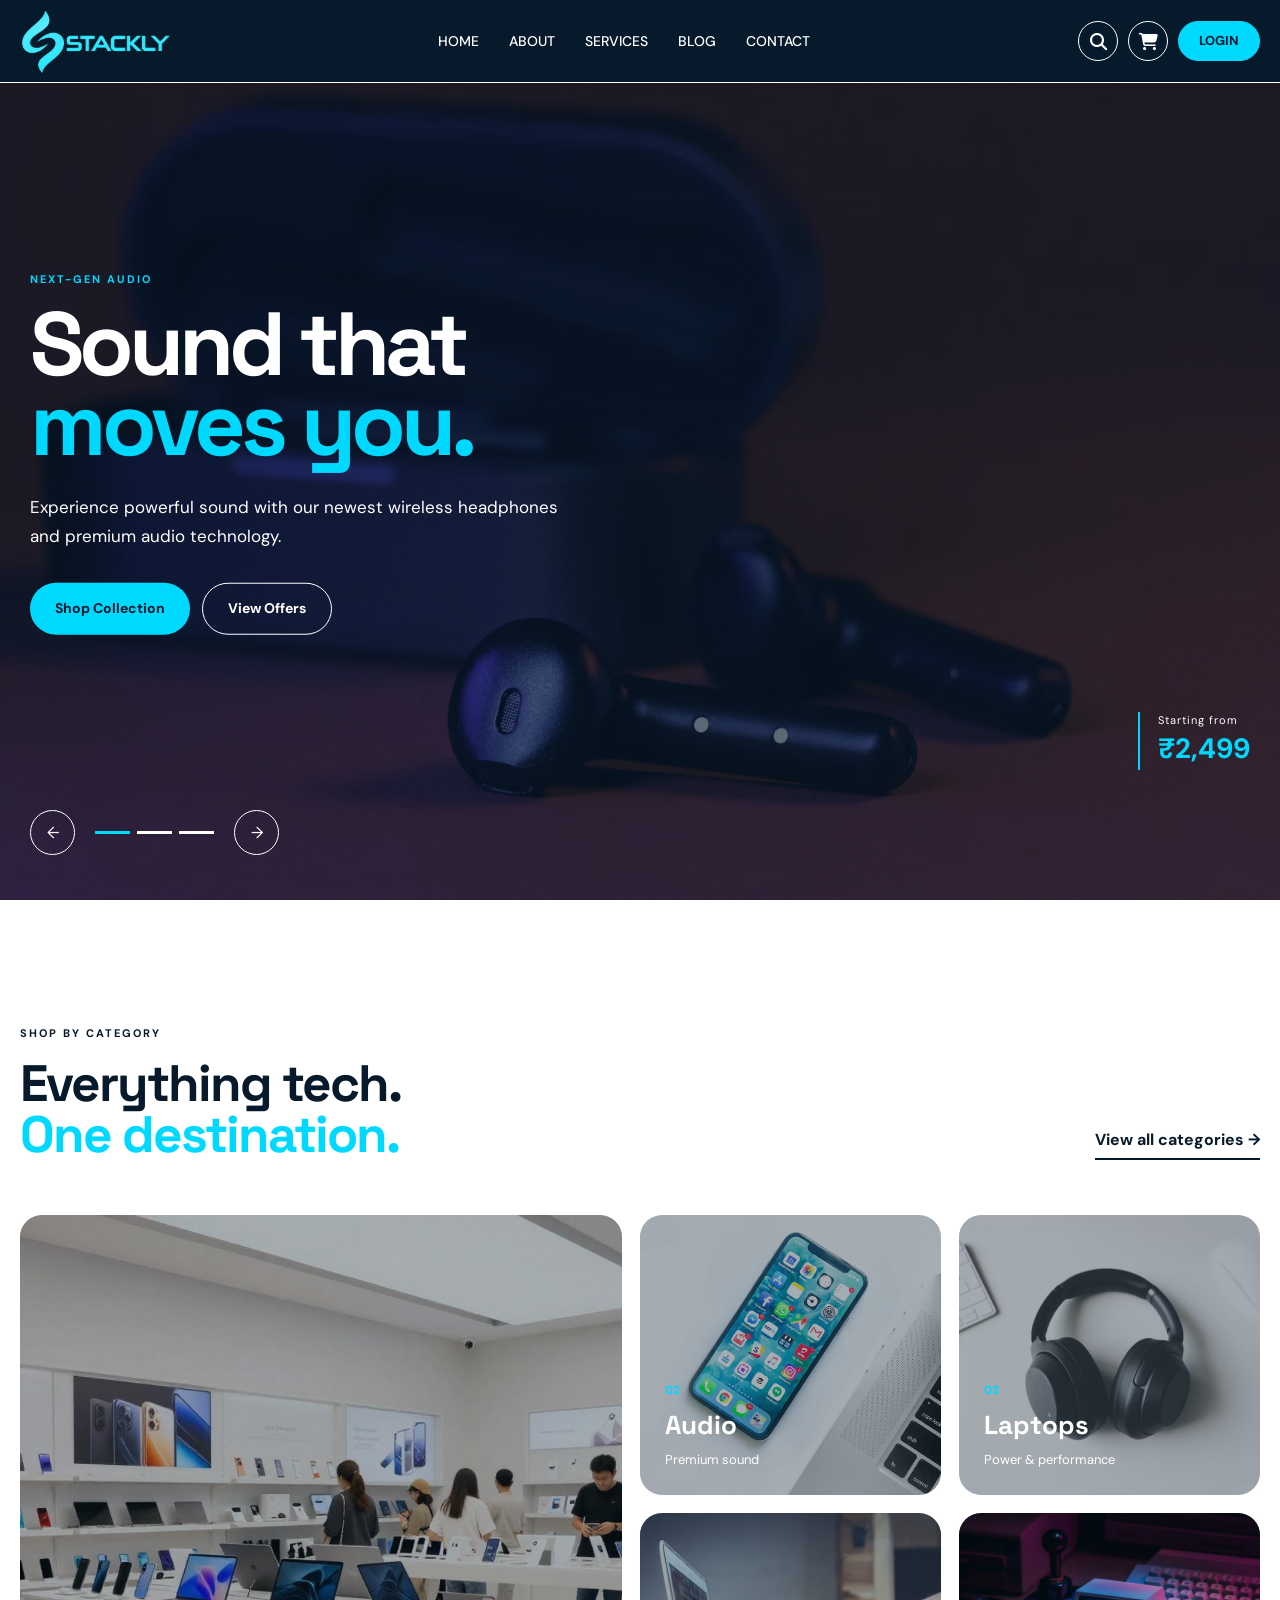
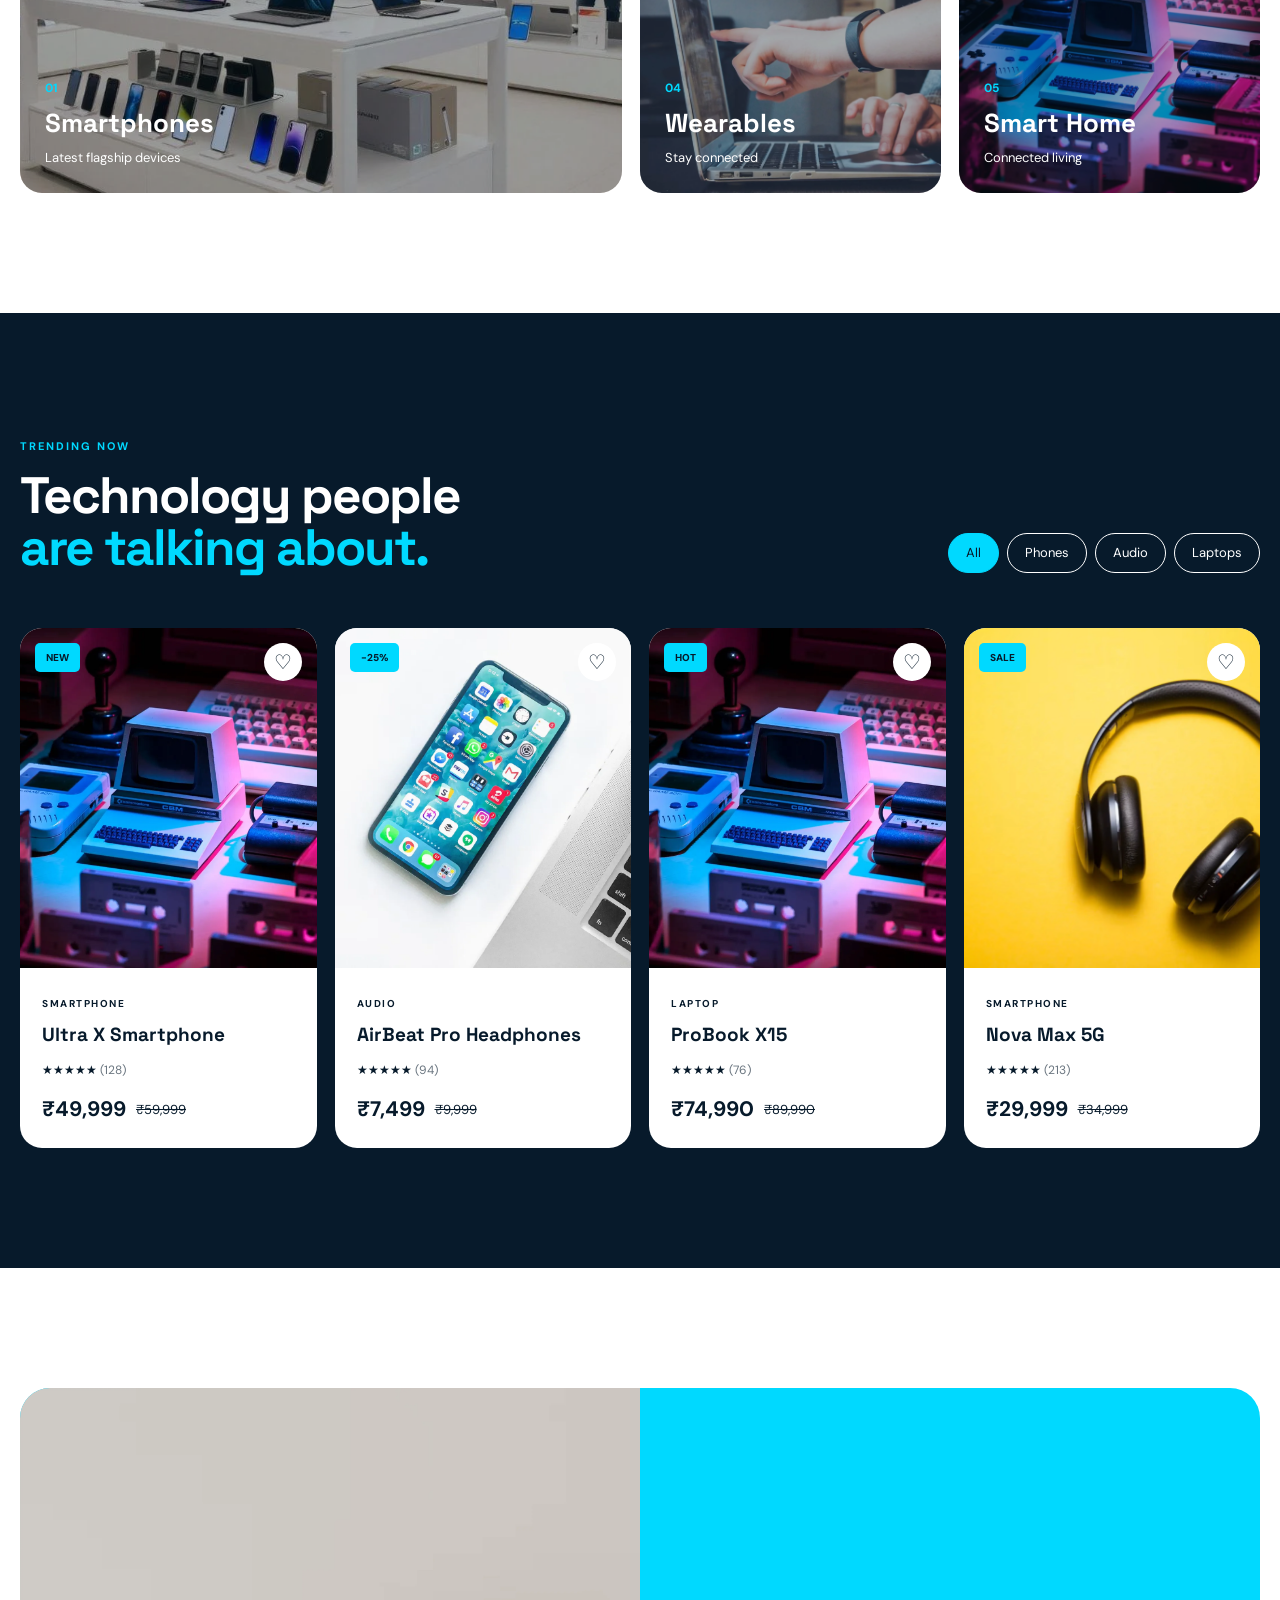
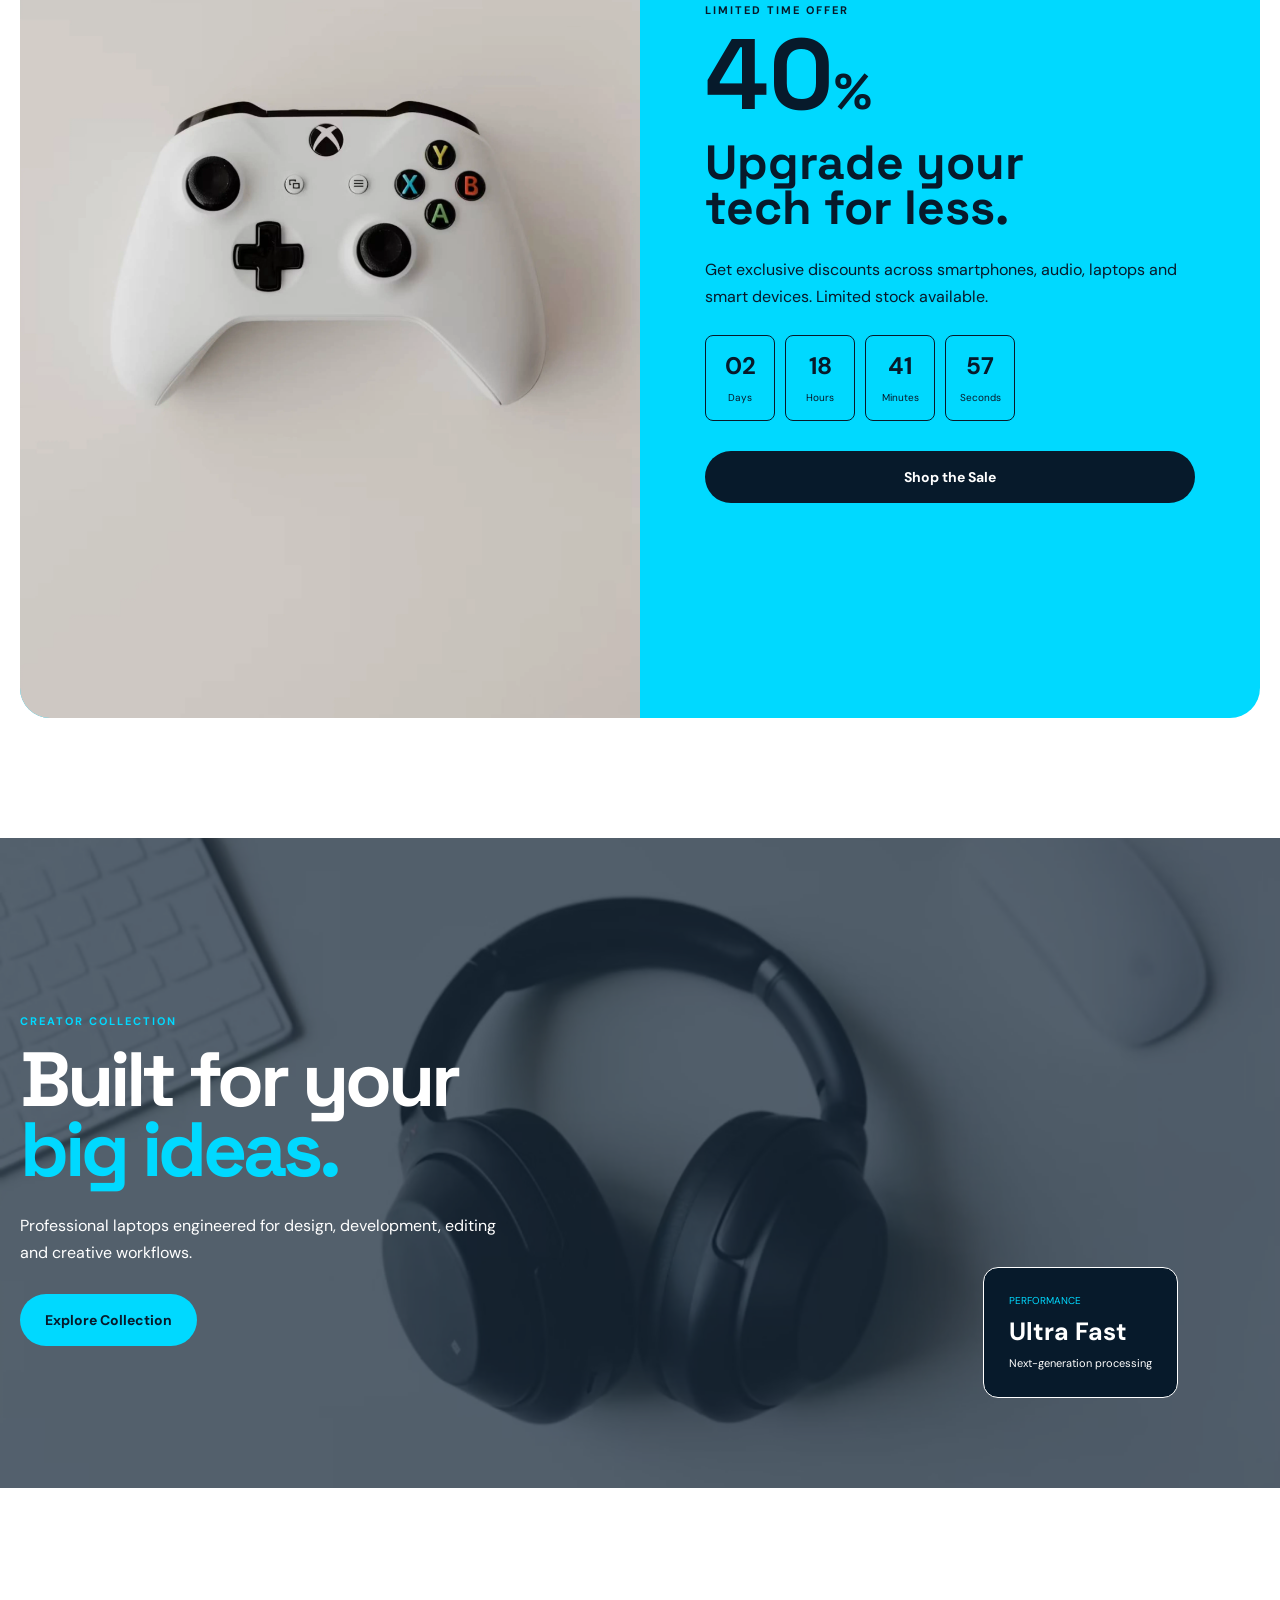
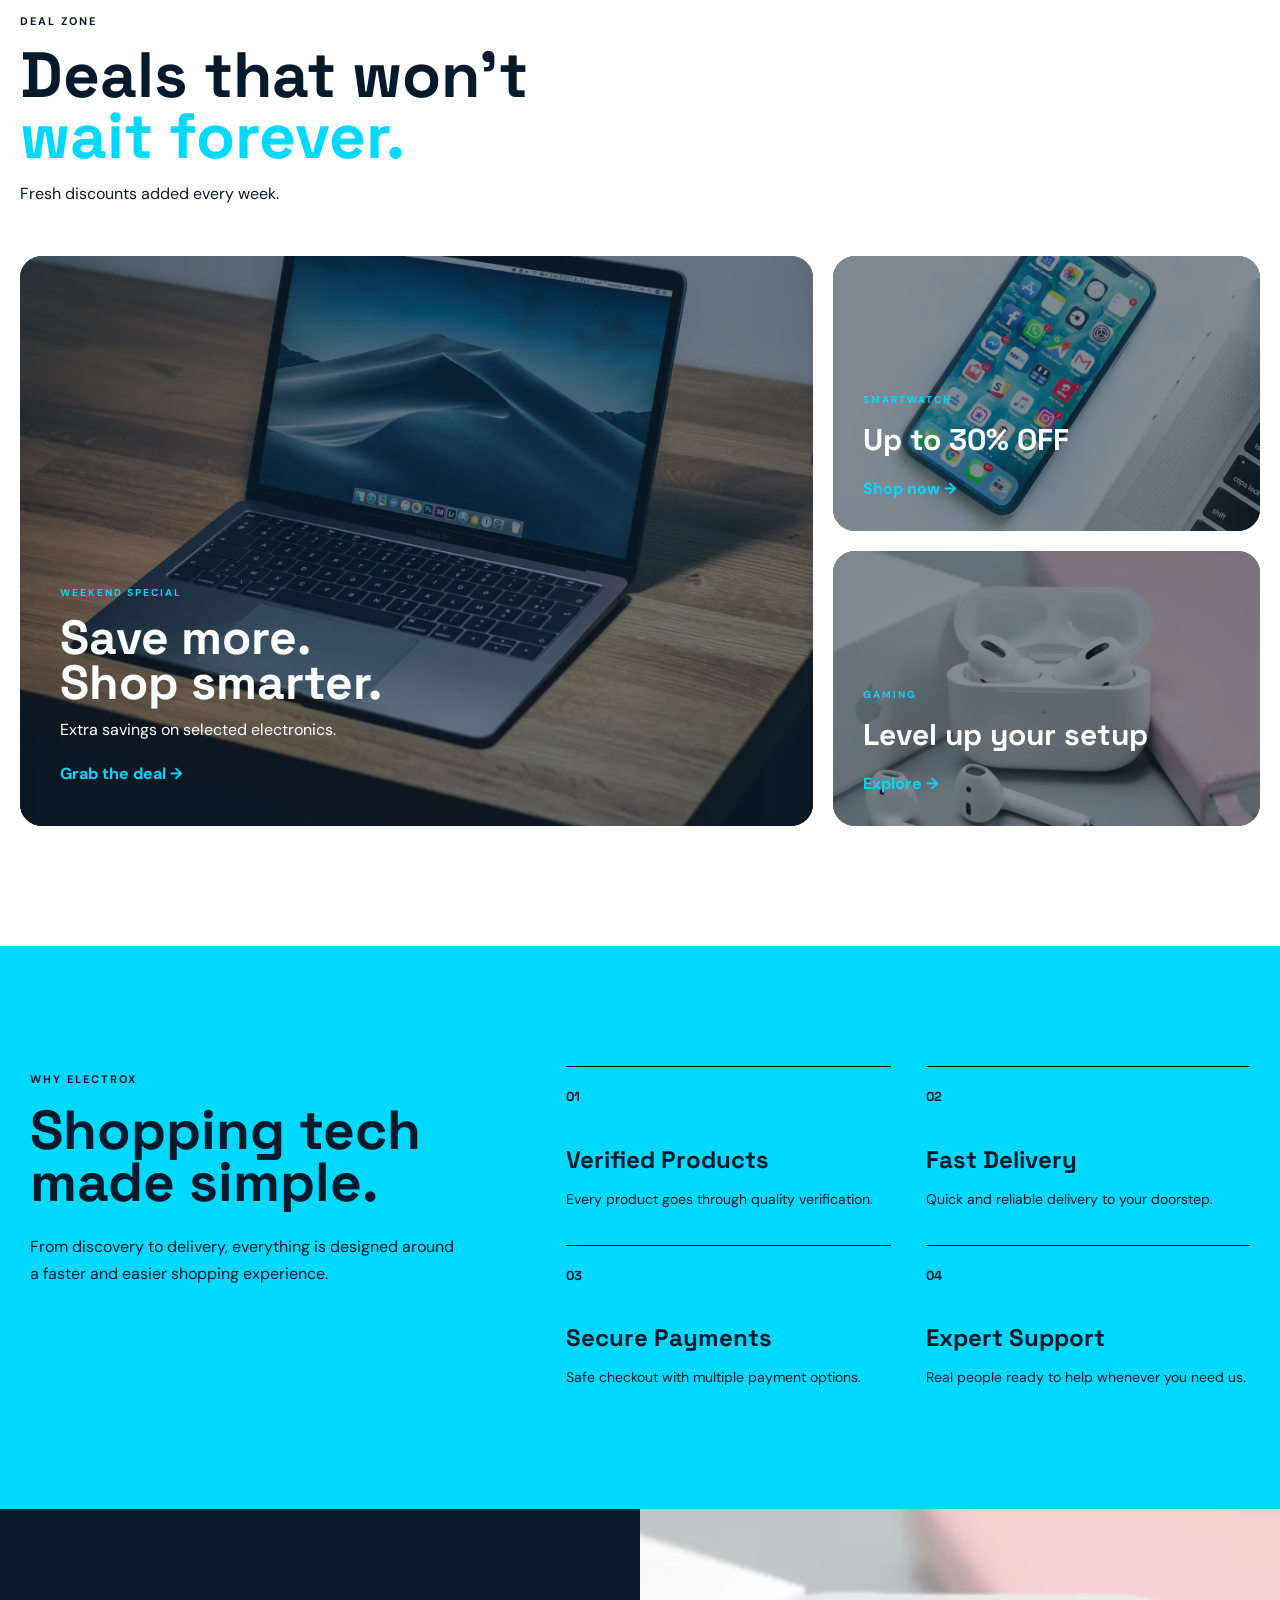
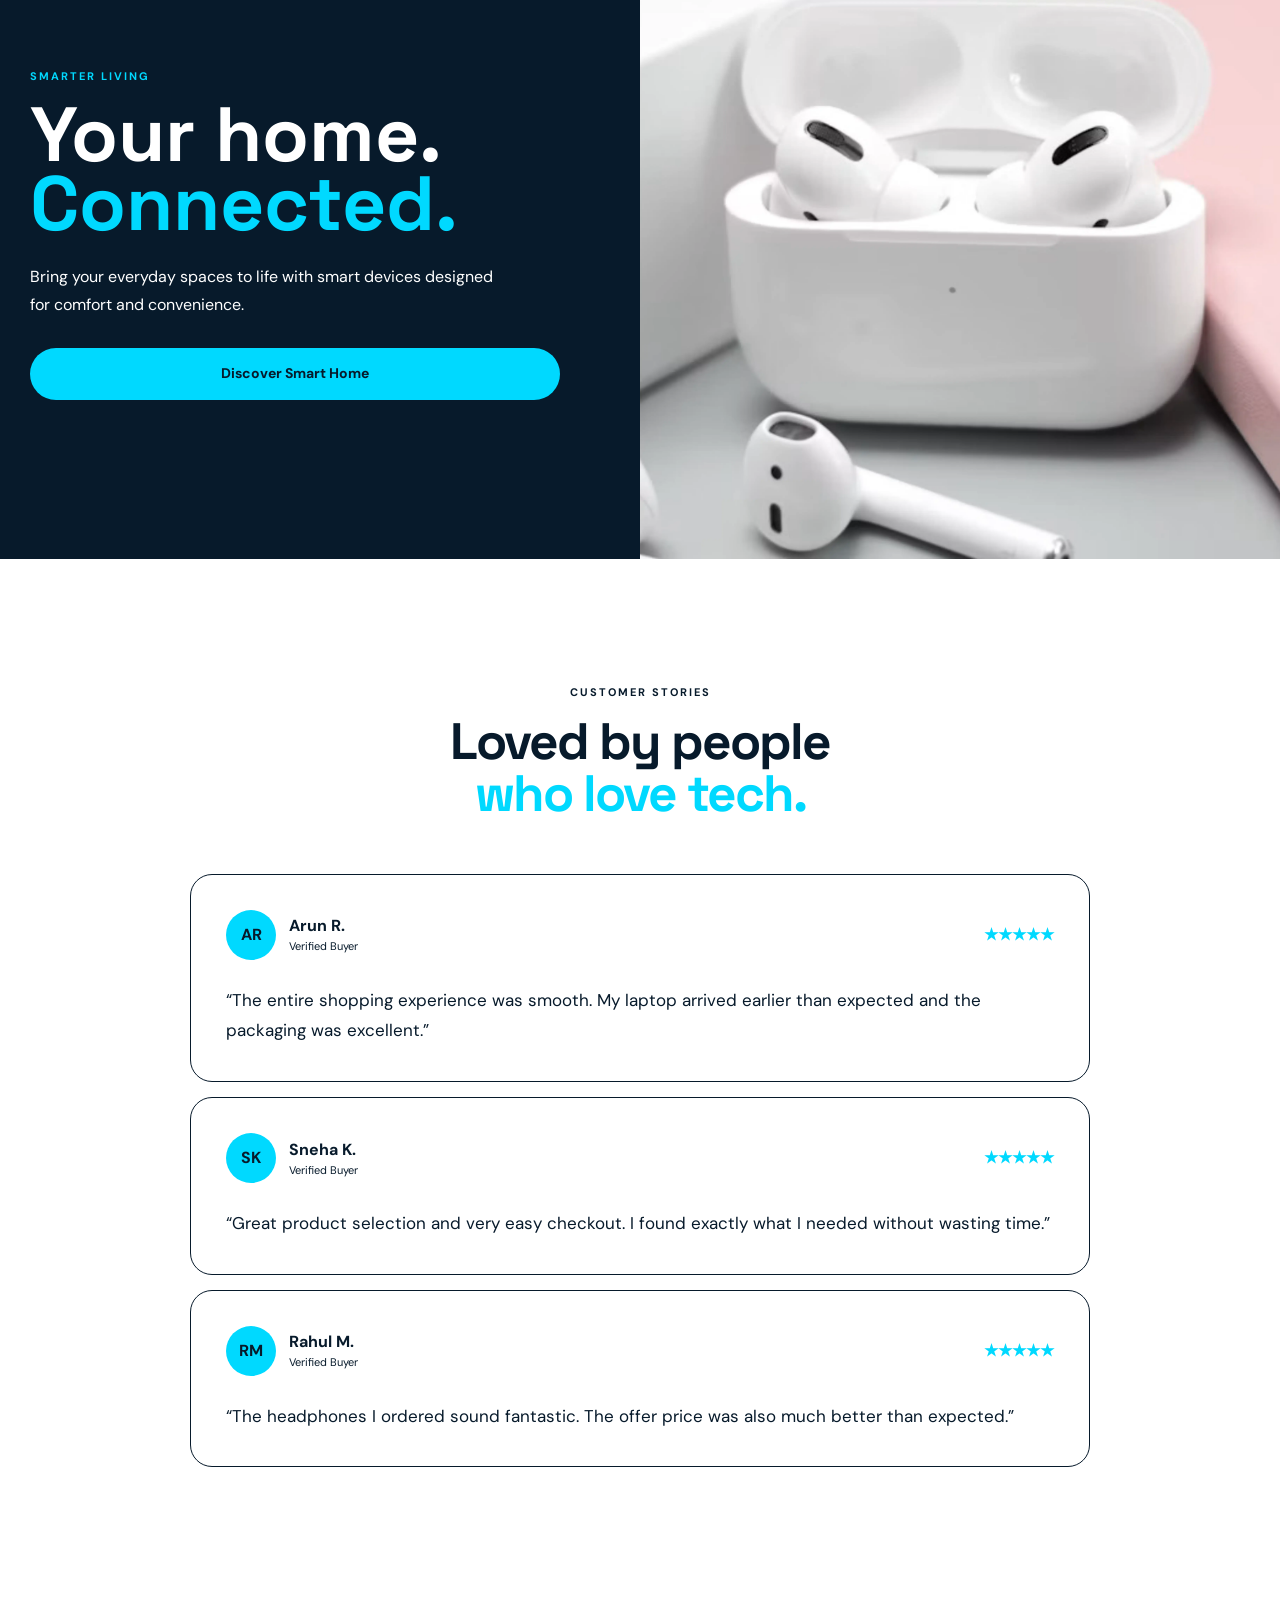
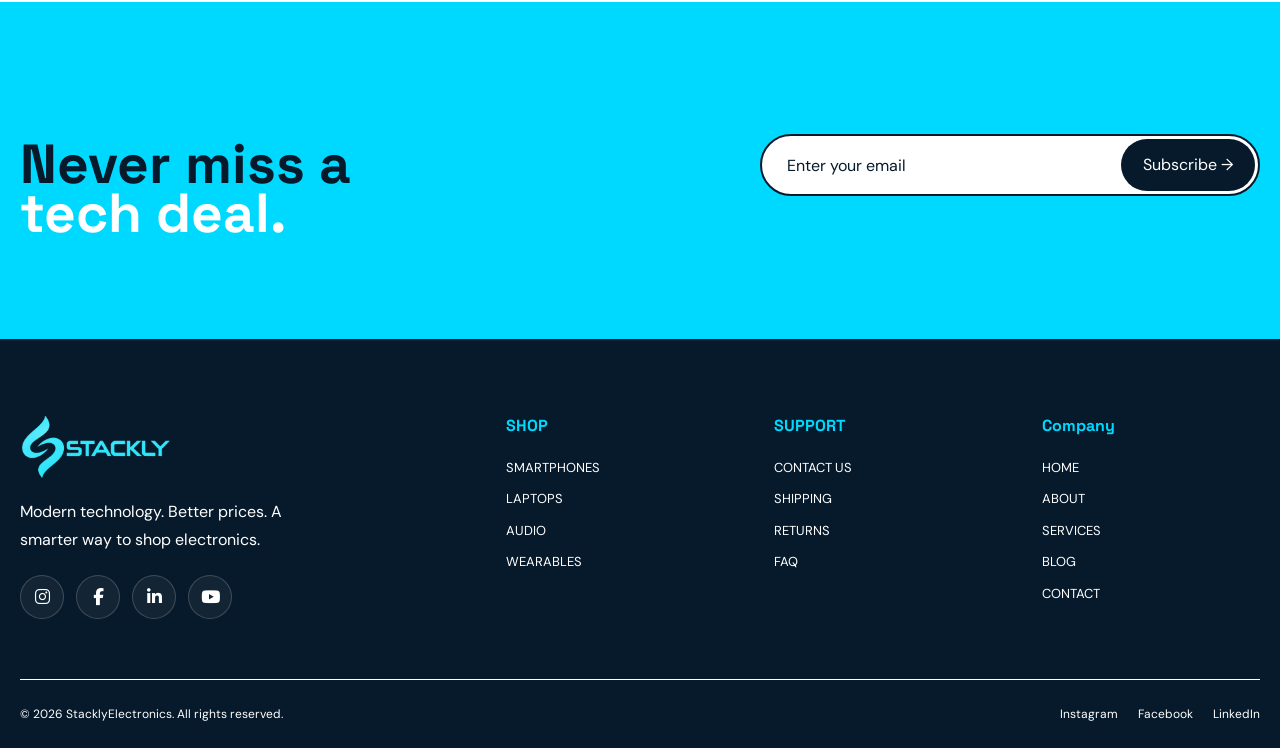
<file: index.html>
<!DOCTYPE html>
<html lang="en">
<head>
    <meta charset="UTF-8">
    <meta name="viewport" content="width=device-width, initial-scale=1.0">
    <meta name="description" content="Modern electronics store">
    <title>ElectroX | Electronics Store</title>

    <link rel="preconnect" href="https://fonts.googleapis.com">
    <link rel="preconnect" href="https://fonts.gstatic.com" crossorigin>
    <link href="https://fonts.googleapis.com/css2?family=DM+Sans:wght@400;500;600;700&family=Space+Grotesk:wght@500;600;700&display=swap" rel="stylesheet">
    <link rel="stylesheet"
      href="https://cdnjs.cloudflare.com/ajax/libs/font-awesome/6.5.2/css/all.min.css">
    <link href="https://unpkg.com/aos@2.3.4/dist/aos.css" rel="stylesheet">
    <link rel="stylesheet" href="css/style.css">
</head>

<body>

<!-- ================= HEADER ================= -->
<header class="site-header">
    <div class="header-inner">

        <a href="index.html" class="logo" aria-label="ElectroX Home">
    <img src="assets/image.webp" alt="">
</a>

        <nav class="desktop-nav">
            <a href="index.html" class="active">HOME</a>
            <a href="about.html">ABOUT</a>
            <a href="services.html">SERVICES</a>
            <a href="blog.html">BLOG</a>
            <a href="contact.html">CONTACT</a>
        </nav>

        <div class="header-actions">
           <a href="404.html"
   class="icon-btn"
   aria-label="Search"
   title="Search">
    <i class="fa-solid fa-magnifying-glass"></i>
</a>

<a href="404.html"
   class="icon-btn"
   aria-label="Shopping cart"
   title="Shopping cart">
    <i class="fa-solid fa-cart-shopping"></i>
</a>

            <!-- Login Button -->
            <a href="login.html" class="login-btn">LOGIN</a>

            <button class="menu-btn" aria-label="Open menu">☰</button>
        </div>

    </div>

    <nav class="mobile-nav">
        <a href="index.html">HOME</a>
        <a href="about.html">ABOUT</a>
        <a href="services.html">SERVICES</a>
        <a href="blog.html">BLOG</a>
        <a href="contact.html">CONTACT</a>
        <a href="login.html">LOGIN</a>
    </nav>
</header>

<!-- ================= 01 HERO ================= -->
<section class="hero-section" id="home">

    <div class="hero-slider">

        <article class="hero-slide active">
            <img src="assets/image1.webp"
                 alt="Modern headphones">

            <div class="hero-overlay"></div>

            <div class="hero-content">
                <span class="eyebrow">NEXT-GEN AUDIO</span>
                <h1>Sound that<br><strong>moves you.</strong></h1>
                <p>
                    Experience powerful sound with our newest wireless
                    headphones and premium audio technology.
                </p>

                <div class="hero-buttons">
                    <a href="404.html" class="btn btn-primary">Shop Collection</a>
                    <a href="404.html" class="btn btn-outline">View Offers</a>
                </div>
            </div>

            <div class="hero-price">
                <small>Starting from</small>
                <strong>₹2,499</strong>
            </div>
        </article>


        <article class="hero-slide">
            <img src="assets/image18.webp"
                 alt="Smartphone technology">

            <div class="hero-overlay"></div>

            <div class="hero-content">
                <span class="eyebrow">SMART TECHNOLOGY</span>
                <h1>Upgrade your<br><strong>everyday.</strong></h1>
                <p>
                    Discover smartphones built for performance,
                    photography and everything in between.
                </p>

                <div class="hero-buttons">
                    <a href="404.html" class="btn btn-primary">Explore Phones</a>
                    <a href="404.html" class="btn btn-outline">Today's Deals</a>
                </div>
            </div>

            <div class="hero-price">
                <small>Deals up to</small>
                <strong>40% OFF</strong>
            </div>
        </article>


        <article class="hero-slide">
            <img src="assets/image5.webp"
                 alt="Laptop computer">

            <div class="hero-overlay"></div>

            <div class="hero-content">
                <span class="eyebrow">POWER YOUR WORK</span>
                <h1>Work smarter.<br><strong>Go further.</strong></h1>
                <p>
                    High-performance laptops for creators, professionals
                    and everyday productivity.
                </p>

                <div class="hero-buttons">
                    <a href="404.html" class="btn btn-primary">Shop Laptops</a>
                    <a href="404.html" class="btn btn-outline">See Savings</a>
                </div>
            </div>

            <div class="hero-price">
                <small>Save up to</small>
                <strong>₹15,000</strong>
            </div>
        </article>

    </div>

    <div class="slider-controls">
        <button class="slider-prev" aria-label="Previous slide">←</button>

        <div class="slider-dots">
            <button class="dot active" aria-label="Slide 1"></button>
            <button class="dot" aria-label="Slide 2"></button>
            <button class="dot" aria-label="Slide 3"></button>
        </div>

        <button class="slider-next" aria-label="Next slide">→</button>
    </div>

</section>


<!-- ================= 02 CATEGORY ================= -->
<section class="category-section" id="categories">

    <div class="section-heading" data-aos="fade-up">
        <div>
            <span class="eyebrow dark">SHOP BY CATEGORY</span>
            <h2>Everything tech.<br><strong>One destination.</strong></h2>
        </div>

        <a href="404.html" class="text-link">View all categories →</a>
    </div>

    <div class="category-grid">

        <a href="404.html" class="category-card category-large" data-aos="fade-up">
            <img src="assets/image26.webp"
                 alt="Smartphones">
            <div class="category-info">
                <span>01</span>
                <h3>Smartphones</h3>
                <p>Latest flagship devices</p>
            </div>
        </a>

        <a href="404.html" class="category-card" data-aos="fade-up" data-aos-delay="100">
            <img src="assets/image4.webp"
                 alt="Headphones">
            <div class="category-info">
                <span>02</span>
                <h3>Audio</h3>
                <p>Premium sound</p>
            </div>
        </a>

        <a href="404.html" class="category-card" data-aos="fade-up" data-aos-delay="200">
            <img src="assets/image5.webp"
                 alt="Laptop">
            <div class="category-info">
                <span>03</span>
                <h3>Laptops</h3>
                <p>Power & performance</p>
            </div>
        </a>

        <a href="404.html" class="category-card" data-aos="fade-up" data-aos-delay="300">
            <img src="assets/image16.webp"
                 alt="Smartwatch">
            <div class="category-info">
                <span>04</span>
                <h3>Wearables</h3>
                <p>Stay connected</p>
            </div>
        </a>

        <a href="404.html" class="category-card" data-aos="fade-up" data-aos-delay="400">
            <img src="assets/image18.webp"
                 alt="Smart home">
            <div class="category-info">
                <span>05</span>
                <h3>Smart Home</h3>
                <p>Connected living</p>
            </div>
        </a>

    </div>
</section>


<!-- ================= 03 TRENDING PRODUCTS ================= -->
<section class="products-section" id="products">

    <div class="section-heading light-heading" data-aos="fade-up">
        <div>
            <span class="eyebrow">TRENDING NOW</span>
            <h2>Technology people<br><strong>are talking about.</strong></h2>
        </div>

        <div class="product-filter">
            <button class="filter active" data-filter="all">All</button>
            <button class="filter" data-filter="phone">Phones</button>
            <button class="filter" data-filter="audio">Audio</button>
            <button class="filter" data-filter="laptop">Laptops</button>
        </div>
    </div>

    <div class="product-grid">

        <article class="product-card" data-category="phone" data-aos="fade-up">
            <div class="product-image">
                <span class="product-badge">NEW</span>
                <button class="heart" aria-label="Add product to wishlist">♡</button>
                <img src="assets/image18.webp"
                     alt="Premium smartphone">
            </div>

            <div class="product-details">
                <span class="product-type">SMARTPHONE</span>
                <h3>Ultra X Smartphone</h3>
                <div class="rating">★★★★★ <span>(128)</span></div>
                <div class="price-row">
                    <strong>₹49,999</strong>
                    <del>₹59,999</del>
                </div>
            </div>
        </article>


        <article class="product-card" data-category="audio" data-aos="fade-up" data-aos-delay="100">
            <div class="product-image">
                <span class="product-badge">-25%</span>
                <button class="heart" aria-label="Add product to wishlist">♡</button>
                <img src="assets/image4.webp"
                     alt="Wireless headphones">
            </div>

            <div class="product-details">
                <span class="product-type">AUDIO</span>
                <h3>AirBeat Pro Headphones</h3>
                <div class="rating">★★★★★ <span>(94)</span></div>
                <div class="price-row">
                    <strong>₹7,499</strong>
                    <del>₹9,999</del>
                </div>
            </div>
        </article>


        <article class="product-card" data-category="laptop" data-aos="fade-up" data-aos-delay="200">
            <div class="product-image">
                <span class="product-badge">HOT</span>
                <button class="heart" aria-label="Add product to wishlist">♡</button>
                <img src="assets/image18.webp"
                     alt="Professional laptop">
            </div>

            <div class="product-details">
                <span class="product-type">LAPTOP</span>
                <h3>ProBook X15</h3>
                <div class="rating">★★★★★ <span>(76)</span></div>
                <div class="price-row">
                    <strong>₹74,990</strong>
                    <del>₹89,990</del>
                </div>
            </div>
        </article>


        <article class="product-card" data-category="phone" data-aos="fade-up" data-aos-delay="300">
            <div class="product-image">
                <span class="product-badge">SALE</span>
                <button class="heart" aria-label="Add product to wishlist">♡</button>
                <img src="assets/image10.webp"
                     alt="Modern smartphone">
            </div>

            <div class="product-details">
                <span class="product-type">SMARTPHONE</span>
                <h3>Nova Max 5G</h3>
                <div class="rating">★★★★★ <span>(213)</span></div>
                <div class="price-row">
                    <strong>₹29,999</strong>
                    <del>₹34,999</del>
                </div>
            </div>
        </article>

    </div>

</section>


<!-- ================= 04 DISCOUNT BANNER ================= -->
<section class="discount-section" id="offers">

    <div class="discount-image" data-aos="fade-right">
        <img src="assets/image12.webp"
             alt="Electronics collection">
    </div>

    <div class="discount-content" data-aos="fade-left">
        <span class="eyebrow dark">LIMITED TIME OFFER</span>

        <div class="discount-number">40<span>%</span></div>

        <h2>Upgrade your<br>tech for less.</h2>

        <p>
            Get exclusive discounts across smartphones, audio,
            laptops and smart devices. Limited stock available.
        </p>

        <div class="countdown" id="countdown">
            <div>
                <strong id="days">02</strong>
                <span>Days</span>
            </div>
            <div>
                <strong id="hours">18</strong>
                <span>Hours</span>
            </div>
            <div>
                <strong id="minutes">42</strong>
                <span>Minutes</span>
            </div>
            <div>
                <strong id="seconds">10</strong>
                <span>Seconds</span>
            </div>
        </div>

        <a href="404.html" class="btn btn-dark">Shop the Sale</a>
    </div>

</section>


<!-- ================= 05 FEATURED BANNER ================= -->
<section class="featured-banner">

    <img src="assets/image5.webp"
         alt="Laptop workspace">

    <div class="featured-overlay"></div>

    <div class="featured-content" data-aos="zoom-in">
        <span class="eyebrow">CREATOR COLLECTION</span>
        <h2>Built for your<br><strong>big ideas.</strong></h2>
        <p>
            Professional laptops engineered for design,
            development, editing and creative workflows.
        </p>

        <a href="404.html" class="btn btn-primary">Explore Collection</a>
    </div>

    <div class="floating-spec" data-aos="fade-left">
        <span>PERFORMANCE</span>
        <strong>Ultra Fast</strong>
        <small>Next-generation processing</small>
    </div>

</section>


<!-- ================= 06 DEALS ================= -->
<section class="deals-section" id="deals">

    <div class="deals-header" data-aos="fade-up">
        <span class="eyebrow dark">DEAL ZONE</span>
        <h2>Deals that won't<br><strong>wait forever.</strong></h2>
        <p>Fresh discounts added every week.</p>
    </div>

    <div class="deal-layout">

        <article class="deal-main" data-aos="fade-right">
            <img src="assets/image13.webp"
                 alt="Electronics shopping">
            <div class="deal-main-content">
                <span>WEEKEND SPECIAL</span>
                <h3>Save more.<br>Shop smarter.</h3>
                <p>Extra savings on selected electronics.</p>
                <a href="404.html" class="deal-link">Grab the deal →</a>
            </div>
        </article>

        <div class="deal-side">

            <article class="mini-deal" data-aos="fade-left">
                <div>
                    <span>SMARTWATCH</span>
                    <h3>Up to 30% OFF</h3>
                    <a href="404.html">Shop now →</a>
                </div>

                <img src="assets/image4.webp"
                     alt="Smartwatch">
            </article>

            <article class="mini-deal" data-aos="fade-left" data-aos-delay="150">
                <div>
                    <span>GAMING</span>
                    <h3>Level up your setup</h3>
                    <a href="404.html">Explore →</a>
                </div>

                <img src="assets/image7.webp"
                     alt="Gaming setup">
            </article>

        </div>

    </div>

</section>


<!-- ================= 07 WHY US ================= -->
<section class="why-section">

    <div class="why-intro" data-aos="fade-right">
        <span class="eyebrow dark">WHY ELECTROX</span>
        <h2>Shopping tech<br><strong>made simple.</strong></h2>
        <p>
            From discovery to delivery, everything is designed
            around a faster and easier shopping experience.
        </p>
    </div>

    <div class="benefits-grid">

        <div class="benefit" data-aos="fade-up">
            <div class="benefit-icon">01</div>
            <h3>Verified Products</h3>
            <p>Every product goes through quality verification.</p>
        </div>

        <div class="benefit" data-aos="fade-up" data-aos-delay="100">
            <div class="benefit-icon">02</div>
            <h3>Fast Delivery</h3>
            <p>Quick and reliable delivery to your doorstep.</p>
        </div>

        <div class="benefit" data-aos="fade-up" data-aos-delay="200">
            <div class="benefit-icon">03</div>
            <h3>Secure Payments</h3>
            <p>Safe checkout with multiple payment options.</p>
        </div>

        <div class="benefit" data-aos="fade-up" data-aos-delay="300">
            <div class="benefit-icon">04</div>
            <h3>Expert Support</h3>
            <p>Real people ready to help whenever you need us.</p>
        </div>

    </div>

</section>


<!-- ================= 08 VISUAL BANNER ================= -->
<section class="visual-banner">

    <div class="visual-content" data-aos="fade-up">
        <span class="eyebrow">SMARTER LIVING</span>
        <h2>Your home.<br><strong>Connected.</strong></h2>
        <p>
            Bring your everyday spaces to life with smart devices
            designed for comfort and convenience.
        </p>
        <a href="#" class="btn btn-primary">Discover Smart Home</a>
    </div>

    <div class="visual-image" data-aos="fade-left">
        <img src="assets/image7.webp"
             alt="Smart home device">
    </div>

</section>


<!-- ================= 09 TESTIMONIAL ================= -->
<section class="review-section">

    <div class="review-heading" data-aos="fade-up">
        <span class="eyebrow dark">CUSTOMER STORIES</span>
        <h2>Loved by people<br><strong>who love tech.</strong></h2>
    </div>

    <div class="review-slider">

        <article class="review-card active-review">
            <div class="review-top">
                <div class="review-avatar">AR</div>
                <div>
                    <strong>Arun R.</strong>
                    <span>Verified Buyer</span>
                </div>
                <b>★★★★★</b>
            </div>

            <p>
                “The entire shopping experience was smooth.
                My laptop arrived earlier than expected and
                the packaging was excellent.”
            </p>
        </article>

        <article class="review-card">
            <div class="review-top">
                <div class="review-avatar">SK</div>
                <div>
                    <strong>Sneha K.</strong>
                    <span>Verified Buyer</span>
                </div>
                <b>★★★★★</b>
            </div>

            <p>
                “Great product selection and very easy checkout.
                I found exactly what I needed without wasting time.”
            </p>
        </article>

        <article class="review-card">
            <div class="review-top">
                <div class="review-avatar">RM</div>
                <div>
                    <strong>Rahul M.</strong>
                    <span>Verified Buyer</span>
                </div>
                <b>★★★★★</b>
            </div>

            <p>
                “The headphones I ordered sound fantastic.
                The offer price was also much better than expected.”
            </p>
        </article>

    </div>

</section>


<!-- ================= 10 NEWSLETTER / FOOTER ================= -->
<section class="newsletter-section" id="contact">

    <div class="newsletter-inner" data-aos="zoom-in">
        <div>
            <span class="eyebrow">STAY IN THE LOOP</span>
            <h2>Never miss a<br><strong>tech deal.</strong></h2>
        </div>

        <form class="newsletter-form" id="newsletterForm">
            <input type="email" id="email" placeholder="Enter your email" required>
            <button type="submit">Subscribe →</button>
            <p id="formMessage"></p>
        </form>
    </div>

</section>

<section>

<footer class="site-footer">

    <div class="footer-top">

    <div class="footer-brand">
    <a href="index.html" class="logo" aria-label="ElectroX Home">
        <img src="assets/image.webp" alt="">
    </a>

    <p>
        Modern technology. Better prices.
        A smarter way to shop electronics.
    </p>

    <div class="footer-social">
        <a href="404.html" class="social-btn" aria-label="Instagram" title="Instagram">
            <i class="fa-brands fa-instagram"></i>
        </a>

        <a href="404.html" class="social-btn" aria-label="Facebook" title="Facebook">
            <i class="fa-brands fa-facebook-f"></i>
        </a>

        <a href="404.html" class="social-btn" aria-label="LinkedIn" title="LinkedIn">
            <i class="fa-brands fa-linkedin-in"></i>
        </a>

        <a href="404.html" class="social-btn" aria-label="YouTube" title="YouTube">
            <i class="fa-brands fa-youtube"></i>
        </a>
    </div>
</div>

        <div class="footer-column">
            <h4>SHOP</h4>
            <a href="404.html">SMARTPHONES</a>
            <a href="404.html">LAPTOPS</a>
            <a href="404.html">AUDIO</a>
            <a href="404.html">WEARABLES</a>
        </div>

        <div class="footer-column">
            <h4>SUPPORT</h4>
            <a href="404.html">CONTACT US</a>
            <a href="404.html">SHIPPING</a>
            <a href="404.html">RETURNS</a>
            <a href="404.html">FAQ</a>
        </div>

        <div class="footer-column">
            <h4>Company</h4>
            <a href="index.html">HOME</a>
            <a href="about.html">ABOUT</a>
            <a href="services.html">SERVICES</a>
            <a href="blog.html">BLOG</a>
            <a href="contact.html">CONTACT</a>
        </div>

    </div>

    <div class="footer-bottom">
        <p>© 2026 StacklyElectronics. All rights reserved.</p>

        <div>
            <a href="404.html">Instagram</a>
            <a href="404.html">Facebook</a>
            <a href="404.html">LinkedIn</a>
        </div>
    </div>

</footer>
</section>


<button class="back-top" id="backTop" aria-label="Back to top">↑</button>


<script src="https://unpkg.com/aos@2.3.4/dist/aos.js"></script>
<script src="js/script.js"></script>

</body>
</html>
</file>
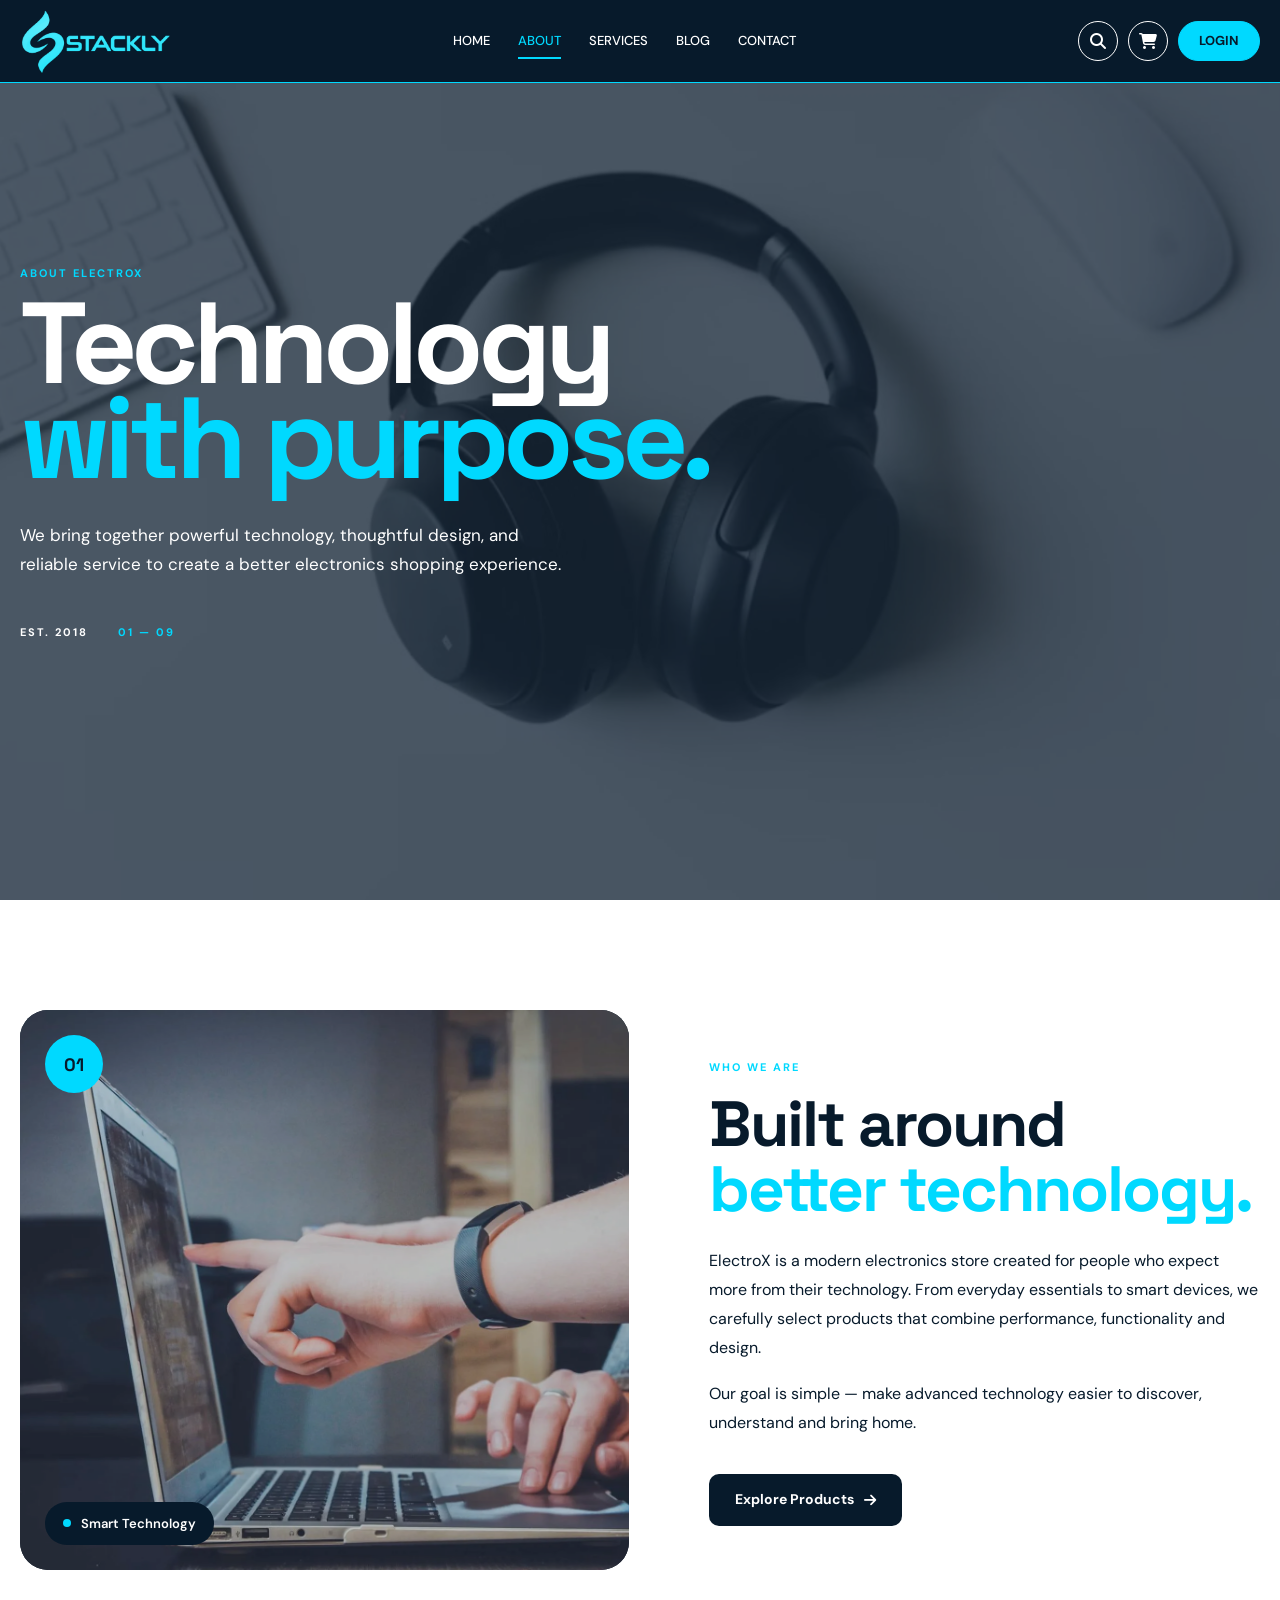
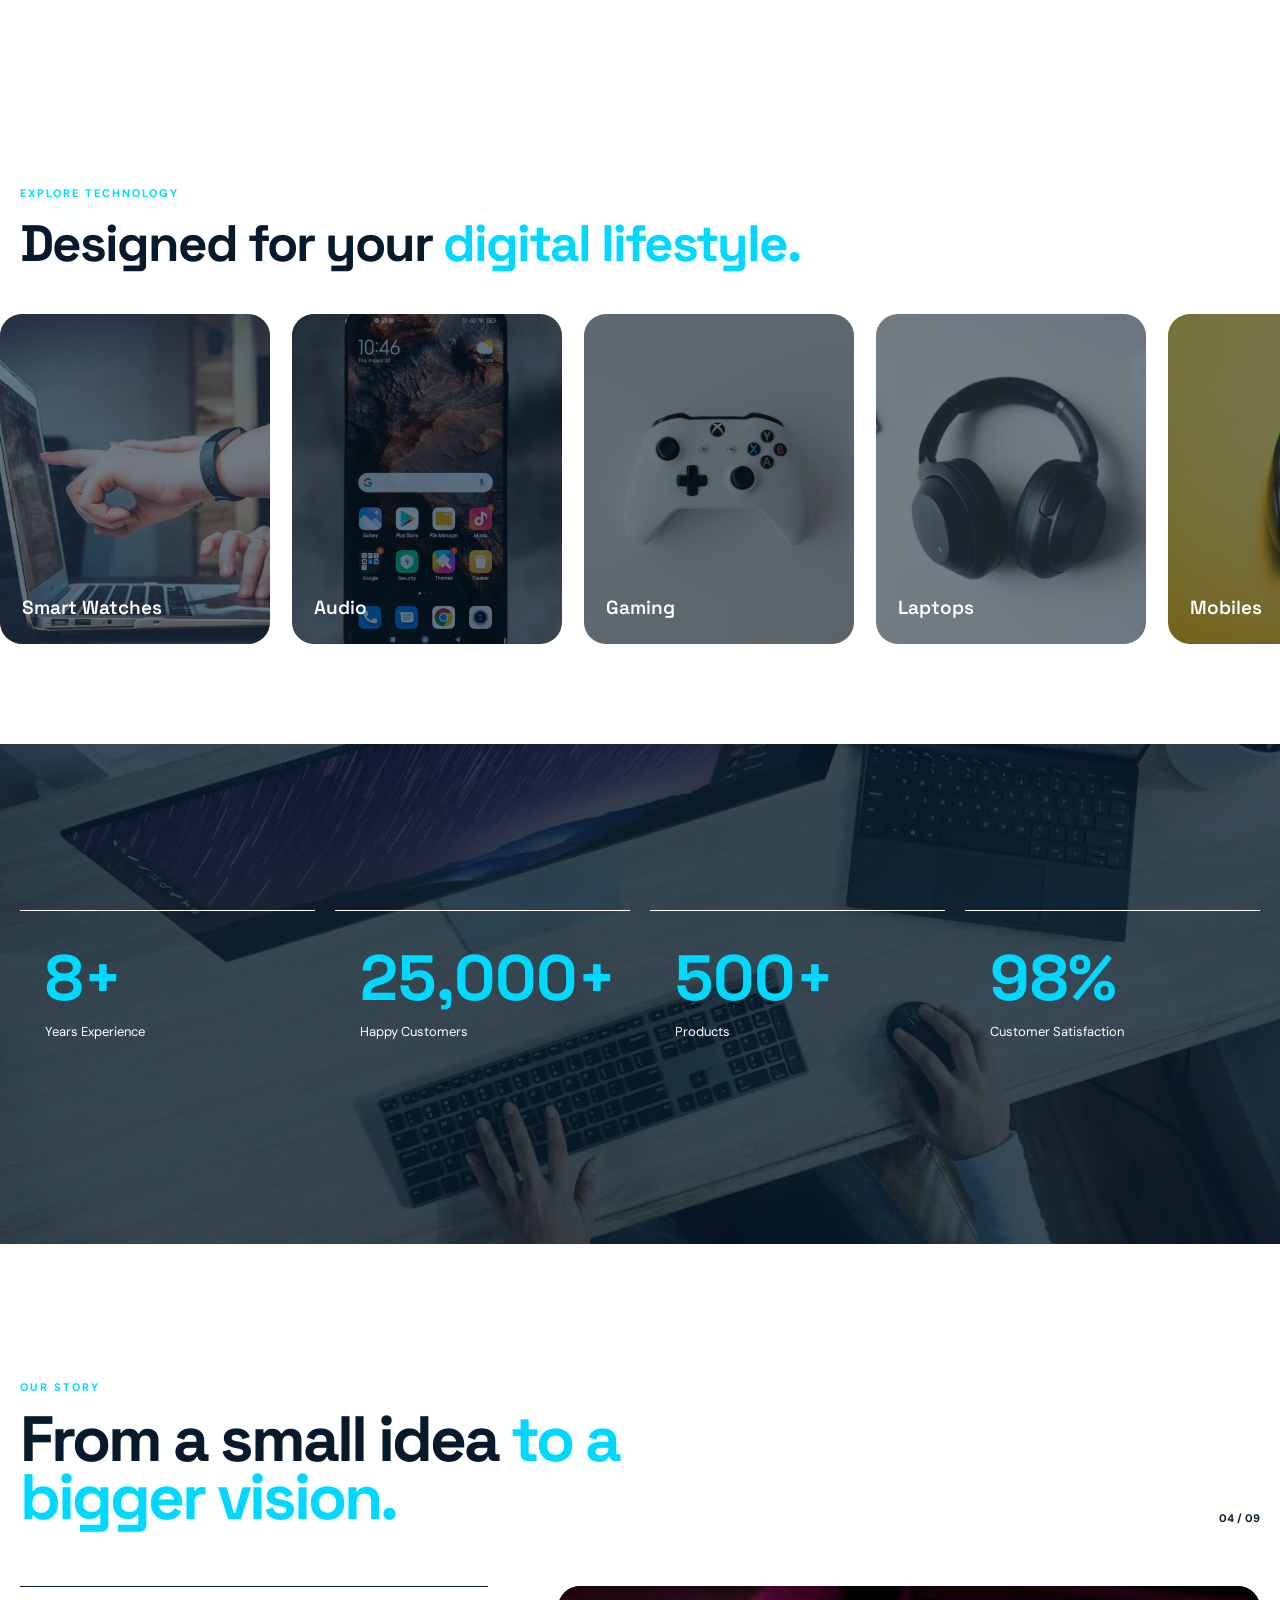
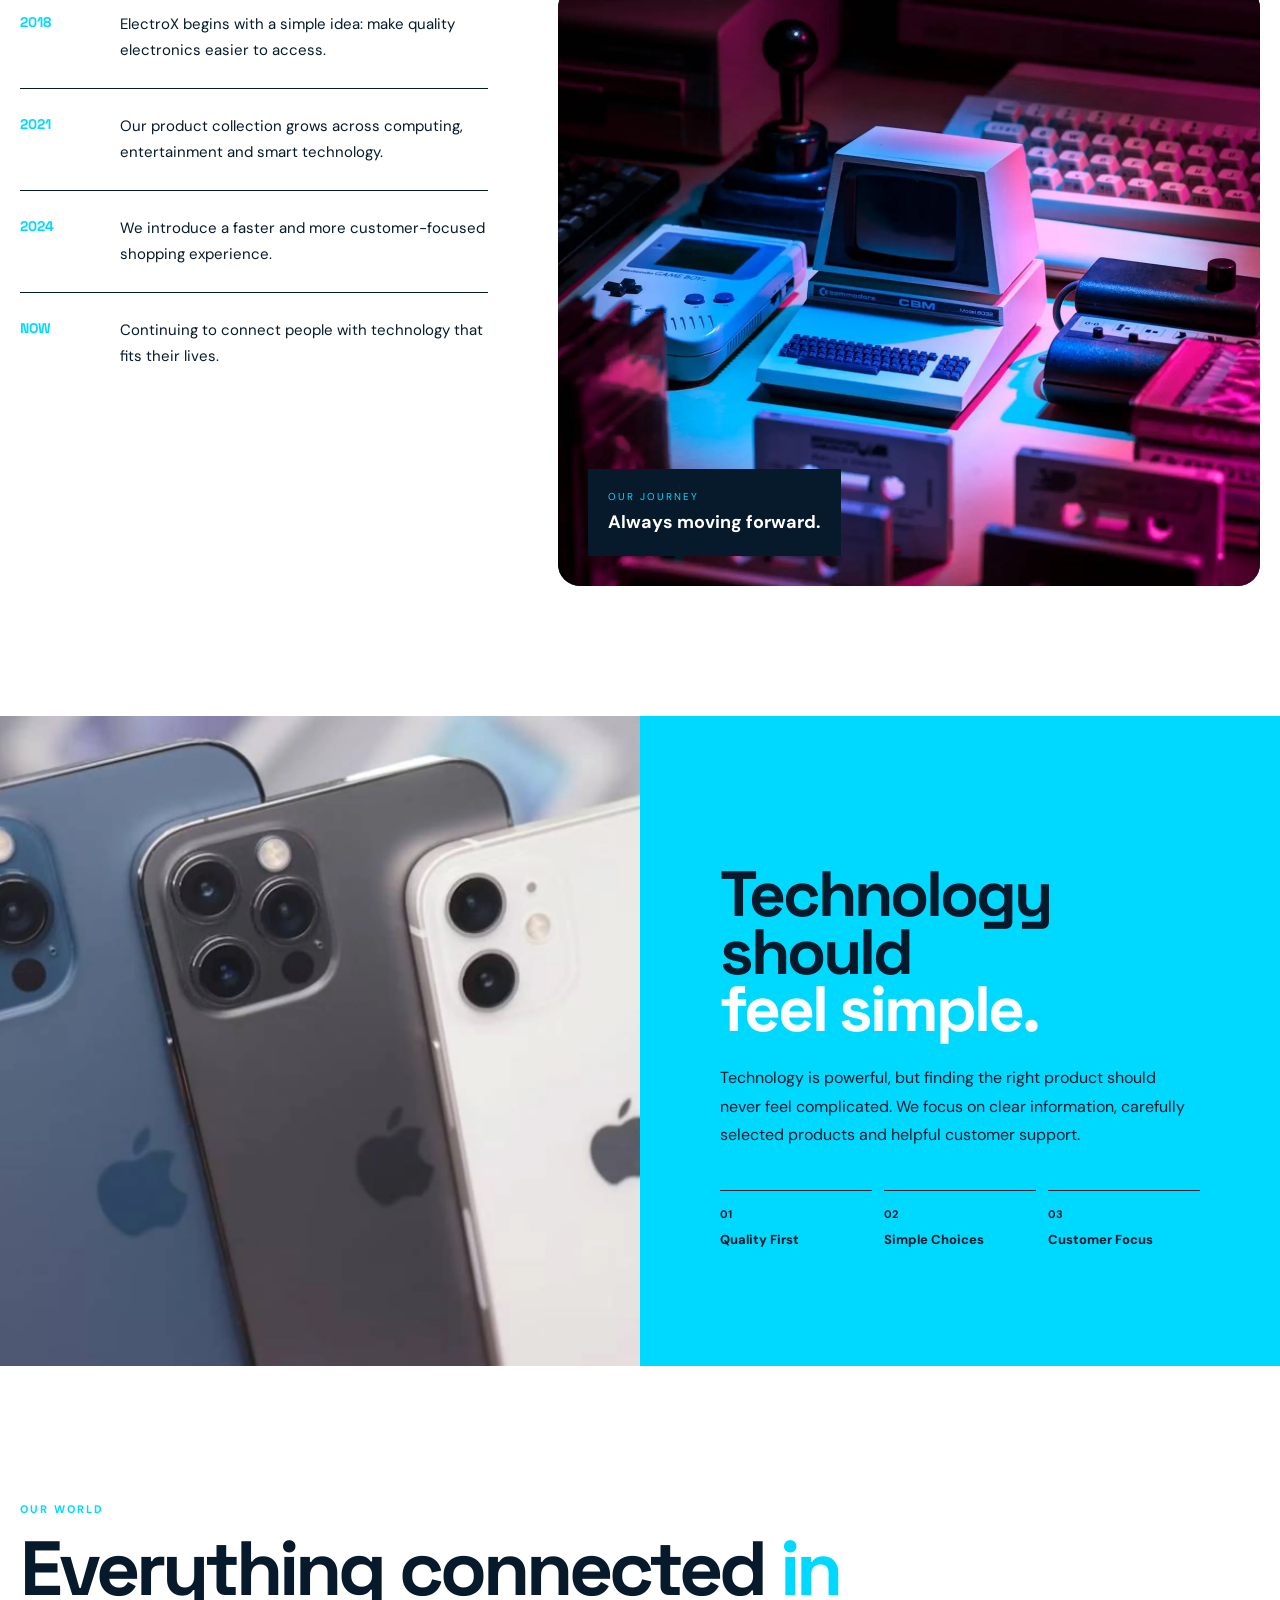
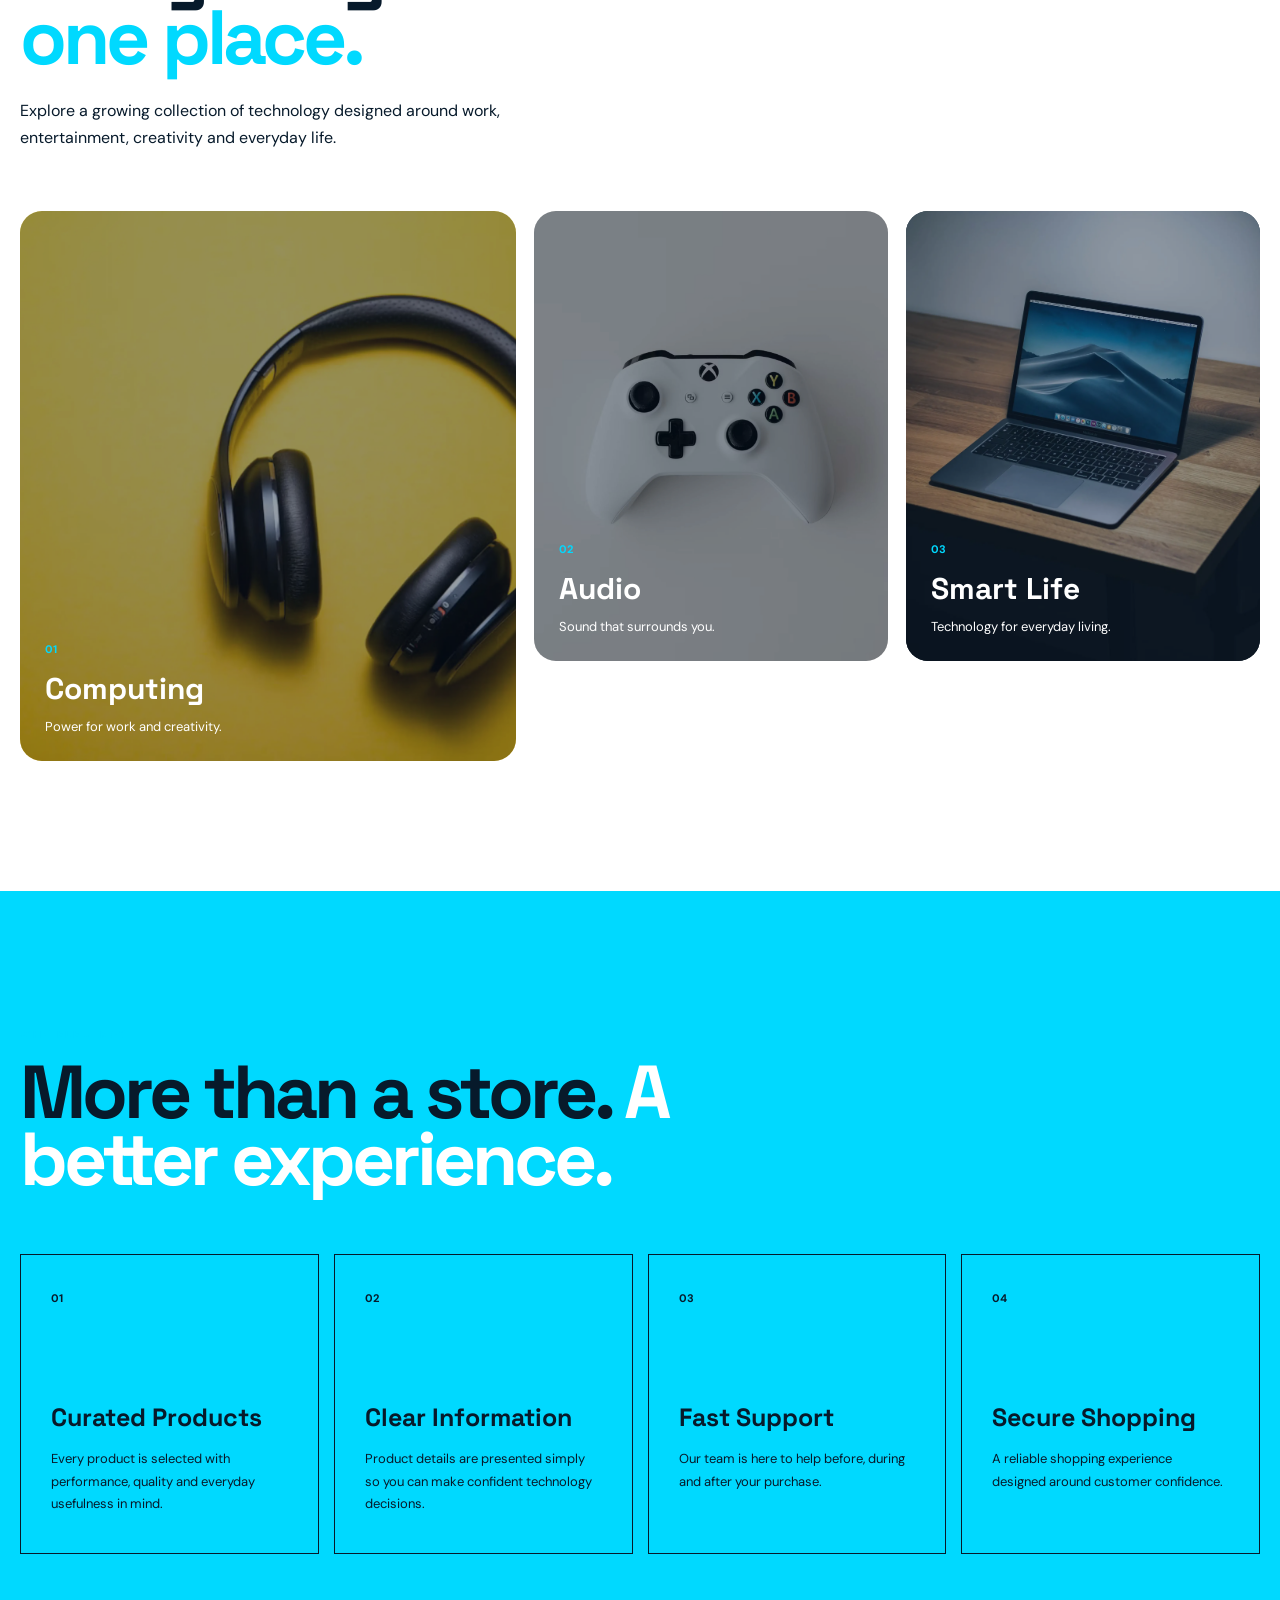
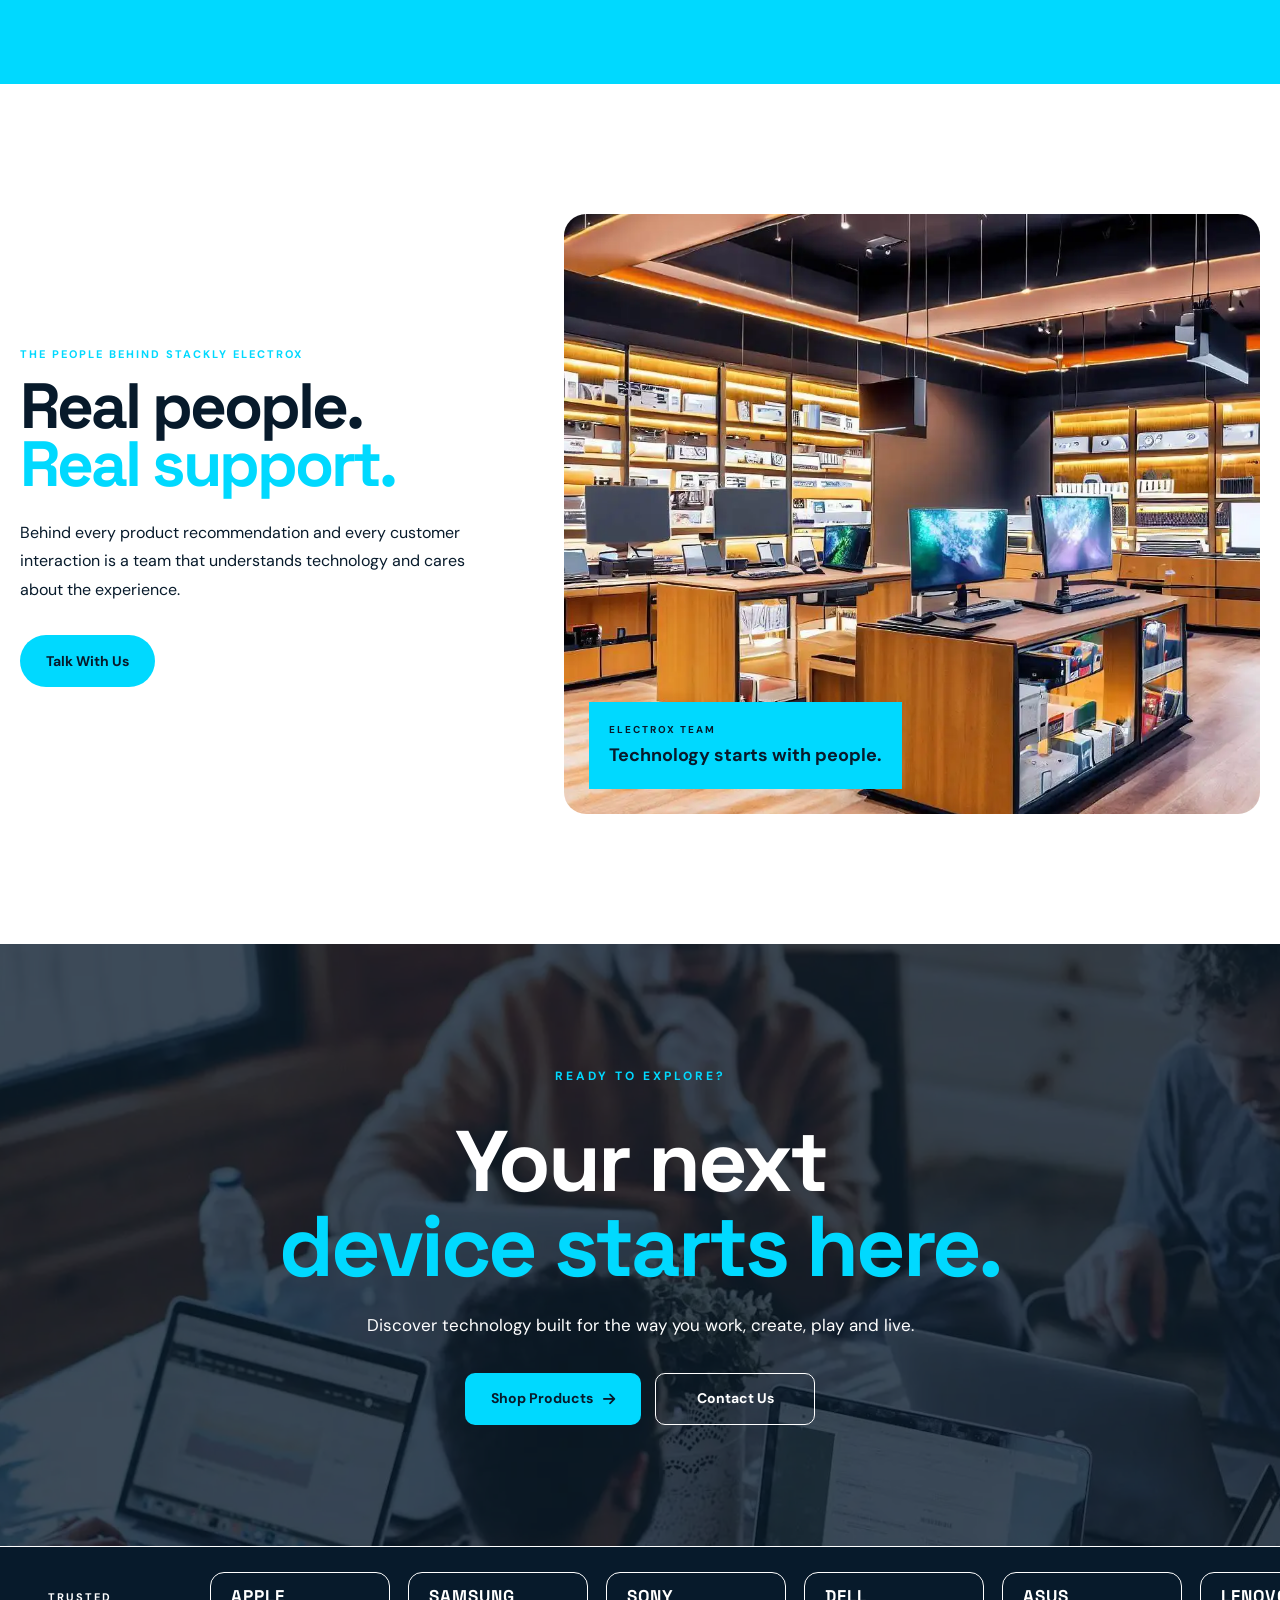
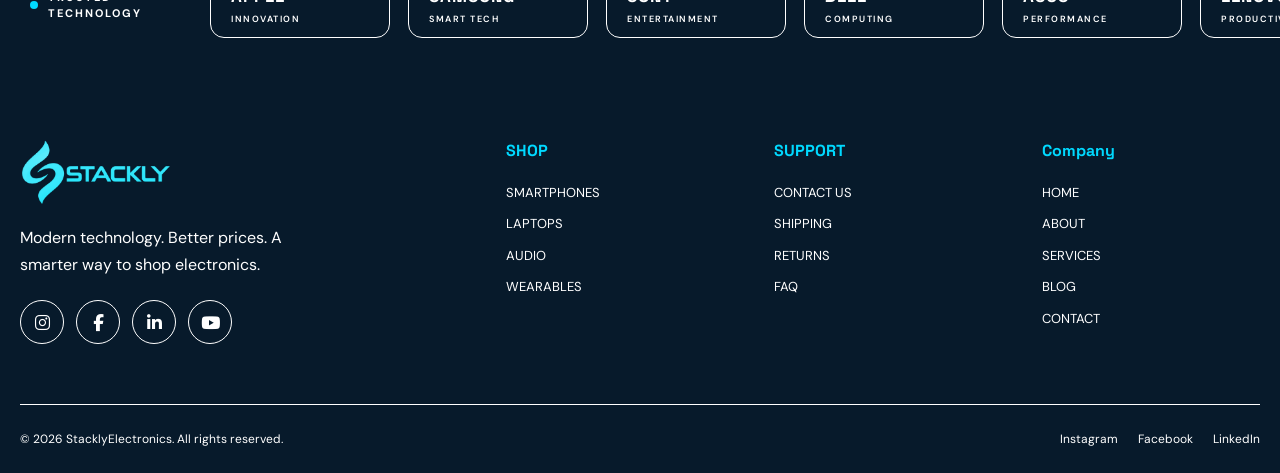
<file: about.html>
<!DOCTYPE html>
<html lang="en">
<head>
    <meta charset="UTF-8">
    <meta name="viewport" content="width=device-width, initial-scale=1.0">

    <title>About Us | ElectroX Electronics</title>

    <!-- Google Fonts -->
    <link rel="preconnect" href="https://fonts.googleapis.com">
    <link rel="preconnect" href="https://fonts.gstatic.com" crossorigin>

    <link href="https://fonts.googleapis.com/css2?family=DM+Sans:wght@400;500;600;700&family=Space+Grotesk:wght@400;500;600;700&display=swap" rel="stylesheet">
    <link rel="stylesheet"
      href="https://cdnjs.cloudflare.com/ajax/libs/font-awesome/6.5.2/css/all.min.css">
    <!-- AOS -->
    <link href="https://unpkg.com/aos@2.3.1/dist/aos.css" rel="stylesheet">

    <!-- About CSS -->
    <link rel="stylesheet" href="css/about.css">
</head>

<body>

<!-- ======================================================
     HEADER
====================================================== -->

<header class="site-header">
    <div class="header-inner">

        <a href="index.html" class="logo" aria-label="ElectroX Home">
    <img src="assets/image.webp" alt="ElectroX Logo">
</a>

        <nav class="desktop-nav">
            <a href="index.html" >HOME</a>
            <a href="about.html"class="active">ABOUT</a>
            <a href="services.html">SERVICES</a>
            <a href="blog.html">BLOG</a>
            <a href="contact.html">CONTACT</a>
        </nav>

        <div class="header-actions">
           <a href="404.html"
   class="icon-btn"
   aria-label="Search"
   title="Search">
    <i class="fa-solid fa-magnifying-glass"></i>
</a>

<a href="404.html"
   class="icon-btn"
   aria-label="Shopping cart"
   title="Shopping cart">
    <i class="fa-solid fa-cart-shopping"></i>
</a>

            <!-- Login Button -->
            <a href="login.html" class="login-btn">LOGIN</a>

            <button class="menu-btn" aria-label="Open menu">☰</button>
        </div>

    </div>

    <nav class="mobile-nav">
        <a href="index.html">HOME</a>
        <a href="about.html">ABOUT</a>
        <a href="services.html">SERVICES</a>
        <a href="blog.html">BLOG</a>
        <a href="contact.html">CONTACT</a>
        <a href="login.html">LOGIN</a>
    </nav>
</header>


<main>

<!-- ======================================================
     SECTION 01 - ABOUT HERO
====================================================== -->

<section class="about-hero">

    <div class="about-hero-image">
        <img
            src="assets/image5.webp"
            alt="Modern electronics workspace">
    </div>

    <div class="about-hero-overlay"></div>

    <div class="about-hero-content" data-aos="fade-up">

        <span class="eyebrow">ABOUT ELECTROX</span>

        <h1>
            Technology
            <strong>with purpose.</strong>
        </h1>

        <p>
            We bring together powerful technology, thoughtful design,
            and reliable service to create a better electronics
            shopping experience.
        </p>

        <div class="hero-meta">
            <span>EST. 2018</span>
            <span>01 — 09</span>
        </div>

    </div>

</section>


<!-- ======================================================
     SECTION 02 - INTRODUCTION
====================================================== -->
<section class="about-intro">

    <!-- Left Image Slider -->
    <div class="intro-image-slider" data-aos="fade-right">

        <div class="image-number">01</div>

        <div class="intro-track intro-track-one">

            <div class="intro-slide">
                <img src="assets/image16.webp"
                    alt="Modern laptop technology">
            </div>

            <div class="intro-slide">
                <img src="assets/image25.webp"
                    alt="Laptop electronics">
            </div>

            <div class="intro-slide">
                <img src="assets/image26.webp"
                    alt="Laptop computer">
            </div>

            <!-- Duplicate slides for smooth loop -->
            <div class="intro-slide">
                <img src="assets/image18.webp"
                    alt="Modern laptop technology">
            </div>

        </div>

        <div class="slider-overlay"></div>

        <div class="slider-label">
            <span></span>
            Smart Technology
        </div>

    </div>


    <!-- Right Content -->
    <div class="intro-content" data-aos="fade-left">

        <span class="eyebrow dark">WHO WE ARE</span>

        <h2>
            Built around
            <strong>better technology.</strong>
        </h2>

        <p>
            ElectroX is a modern electronics store created for people
            who expect more from their technology. From everyday
            essentials to smart devices, we carefully select products
            that combine performance, functionality and design.
        </p>

        <p>
            Our goal is simple — make advanced technology easier to
            discover, understand and bring home.
        </p>

        <a href="404.html" class="btn btn-dark">
            Explore Products
            <i class="fa-solid fa-arrow-right"></i>
        </a>

    </div>

</section>


<!-- Moving Electronics Showcase -->
<section class="moving-electronics" data-aos="fade-up">

    <div class="moving-heading">
        <span class="eyebrow dark">EXPLORE TECHNOLOGY</span>
        <h3>Designed for your <strong>digital lifestyle.</strong></h3>
    </div>

    <div class="moving-row">

        <div class="moving-track">

            <div class="tech-card">
                <img src="assets/image16.webp"
                    alt="Smart watch">
                <span>Smart Watches</span>
            </div>

            <div class="tech-card">
                <img src="assets/image9.webp"
                    alt="Wireless headphones">
                <span>Audio</span>
            </div>

            <div class="tech-card">
                <img src="assets/image12.webp"
                    alt="Gaming controller">
                <span>Gaming</span>
            </div>

            <div class="tech-card">
                <img src="assets/image5.webp"
                    alt="Laptop">
                <span>Laptops</span>
            </div>

            <div class="tech-card">
                <img src="assets/image10.webp"
                    alt="Smartphone">
                <span>Mobiles</span>
            </div>

            <!-- Duplicate -->
            <div class="tech-card">
                <img src="assets/image4.webp"
                    alt="Smart watch">
                <span>Smart Watches</span>
            </div>

            <div class="tech-card">
                <img src="assets/image7.webp"
                    alt="Wireless headphones">
                <span>Audio</span>
            </div>

        </div>

    </div>

</section>


<!-- ======================================================
     SECTION 03 - STATS
====================================================== -->

<section class="stats-section">

    <div class="stats-image" data-aos="zoom-in">

        <img
            src="assets/image17.webp"
            alt="Gaming electronics">

    </div>

    <div class="stats-overlay"></div>

    <div class="stats-grid">

        <div class="stat-item" data-aos="fade-up">
            <strong class="counter" data-target="8">0</strong>
            <span>Years Experience</span>
        </div>

        <div class="stat-item" data-aos="fade-up" data-aos-delay="100">
            <strong class="counter" data-target="25000">0</strong>
            <span>Happy Customers</span>
        </div>

        <div class="stat-item" data-aos="fade-up" data-aos-delay="200">
            <strong class="counter" data-target="500">0</strong>
            <span>Products</span>
        </div>

        <div class="stat-item" data-aos="fade-up" data-aos-delay="300">
            <strong class="counter" data-target="98">0</strong>
            <span>Customer Satisfaction</span>
        </div>

    </div>

</section>


<!-- ======================================================
     SECTION 04 - OUR STORY
====================================================== -->

<section class="story-section">

    <div class="section-heading-custom" data-aos="fade-up">

        <div>
            <span class="eyebrow">OUR STORY</span>

            <h2>
                From a small idea
                <strong>to a bigger vision.</strong>
            </h2>
        </div>

        <span class="section-index">04 / 09</span>

    </div>

    <div class="story-grid">

        <div class="story-text" data-aos="fade-right">

            <div class="story-line">
                <span>2018</span>
                <p>
                    ElectroX begins with a simple idea:
                    make quality electronics easier to access.
                </p>
            </div>

            <div class="story-line">
                <span>2021</span>
                <p>
                    Our product collection grows across
                    computing, entertainment and smart technology.
                </p>
            </div>

            <div class="story-line">
                <span>2024</span>
                <p>
                    We introduce a faster and more
                    customer-focused shopping experience.
                </p>
            </div>

            <div class="story-line">
                <span>NOW</span>
                <p>
                    Continuing to connect people with
                    technology that fits their lives.
                </p>
            </div>

        </div>

        <div class="story-image" data-aos="fade-left">

            <img
                src="assets/image18.webp"
                alt="Modern technology setup">

            <div class="story-caption">
                <span>OUR JOURNEY</span>
                <strong>Always moving forward.</strong>
            </div>

        </div>

    </div>

</section>


<!-- ======================================================
     SECTION 05 - WHAT WE BELIEVE
====================================================== -->

<section class="belief-section">

    <div class="belief-image" data-aos="fade-right">

        <img
            src="assets/image19.webp"
            alt="Modern laptop technology">

    </div>

    <div class="belief-content" data-aos="fade-left">

        <span class="eyebrow dark">OUR BELIEF</span>

        <h2>
            Technology should
            <strong>feel simple.</strong>
        </h2>

        <p>
            Technology is powerful, but finding the right product
            should never feel complicated. We focus on clear
            information, carefully selected products and helpful
            customer support.
        </p>

        <div class="belief-points">

            <div>
                <strong>01</strong>
                <span>Quality First</span>
            </div>

            <div>
                <strong>02</strong>
                <span>Simple Choices</span>
            </div>

            <div>
                <strong>03</strong>
                <span>Customer Focus</span>
            </div>

        </div>

    </div>

</section>


<!-- ======================================================
     SECTION 06 - PRODUCT WORLD
====================================================== -->

<section class="world-section">

    <div class="world-heading" data-aos="fade-up">

        <span class="eyebrow">OUR WORLD</span>

        <h2>
            Everything connected
            <strong>in one place.</strong>
        </h2>

        <p>
            Explore a growing collection of technology designed
            around work, entertainment, creativity and everyday life.
        </p>

    </div>

    <div class="world-grid">

        <article class="world-card large" data-aos="zoom-in">

            <img
                src="assets/image10.webp"
                alt="Laptop">

            <div>
                <span>01</span>
                <h3>Computing</h3>
                <p>Power for work and creativity.</p>
            </div>

        </article>

        <article class="world-card" data-aos="zoom-in" data-aos-delay="100">

            <img
                src="assets/image12.webp"
                alt="Headphones">

            <div>
                <span>02</span>
                <h3>Audio</h3>
                <p>Sound that surrounds you.</p>
            </div>

        </article>

        <article class="world-card" data-aos="zoom-in" data-aos-delay="200">

            <img
                src="assets/image13.webp"
                alt="Smart technology">

            <div>
                <span>03</span>
                <h3>Smart Life</h3>
                <p>Technology for everyday living.</p>
            </div>

        </article>

    </div>

</section>


<!-- ======================================================
     SECTION 07 - WHY CHOOSE US
====================================================== -->

<section class="choose-section">

    <div class="choose-heading" data-aos="fade-up">

        <span class="eyebrow dark">WHY ELECTROX</span>

        <h2>
            More than a store.
            <strong>A better experience.</strong>
        </h2>

    </div>

    <div class="choose-grid">

        <div class="choose-card" data-aos="fade-up">

            <span>01</span>

            <h3>Curated Products</h3>

            <p>
                Every product is selected with performance,
                quality and everyday usefulness in mind.
            </p>

        </div>

        <div class="choose-card" data-aos="fade-up" data-aos-delay="100">

            <span>02</span>

            <h3>Clear Information</h3>

            <p>
                Product details are presented simply so you
                can make confident technology decisions.
            </p>

        </div>

        <div class="choose-card" data-aos="fade-up" data-aos-delay="200">

            <span>03</span>

            <h3>Fast Support</h3>

            <p>
                Our team is here to help before, during
                and after your purchase.
            </p>

        </div>

        <div class="choose-card" data-aos="fade-up" data-aos-delay="300">

            <span>04</span>

            <h3>Secure Shopping</h3>

            <p>
                A reliable shopping experience designed
                around customer confidence.
            </p>

        </div>

    </div>

</section>


<!-- ======================================================
     SECTION 08 - TEAM / SERVICE IMAGE
====================================================== -->

<section class="team-section">

    <div class="team-content" data-aos="fade-right">

        <span class="eyebrow">THE PEOPLE BEHIND STACKLY ELECTROX</span>

        <h2>
            Real people.
            <strong>Real support.</strong>
        </h2>

        <p>
            Behind every product recommendation and every
            customer interaction is a team that understands
            technology and cares about the experience.
        </p>

        <a href="404.html" class="btn btn-primary">
            Talk With Us
        </a>

    </div>

    <div class="team-image" data-aos="fade-left">

        <img
            src="assets/image46.webp"
            alt="Electronics store team">

        <div class="team-label">
            <span>ELECTROX TEAM</span>
            <strong>Technology starts with people.</strong>
        </div>

    </div>

</section>


<!-- ======================================================
     SECTION 09 - FINAL CTA
====================================================== -->
<section class="about-cta">

    <img
        src="assets/image20.webp"
        alt="Technology circuit board"
        class="cta-bg-image"
    >

    <div class="cta-overlay"></div>

    <div class="cta-content" data-aos="fade-up">

        <span class="eyebrow">READY TO EXPLORE?</span>

        <h2>
            Your next
            <strong>device starts here.</strong>
        </h2>

        <p>
            Discover technology built for the way you work,
            create, play and live.
        </p>

        <div class="cta-buttons">

            <a href="404.html" class="btn btn-primary">
                Shop Products
                <i class="fa-solid fa-arrow-right"></i>
            </a>

            <a href="404.html" class="btn btn-outline">
                Contact Us
            </a>

        </div>

    </div>


    <!-- Moving Technology Companies -->
    <div class="brand-ticker">

        <div class="ticker-label">
            <span></span>
            TRUSTED TECHNOLOGY
        </div>

        <div class="ticker-window">

            <div class="ticker-track">

                <div class="brand-item">
                    <strong>APPLE</strong>
                    <small>INNOVATION</small>
                </div>

                <div class="brand-item">
                    <strong>SAMSUNG</strong>
                    <small>SMART TECH</small>
                </div>

                <div class="brand-item">
                    <strong>SONY</strong>
                    <small>ENTERTAINMENT</small>
                </div>

                <div class="brand-item">
                    <strong>DELL</strong>
                    <small>COMPUTING</small>
                </div>

                <div class="brand-item">
                    <strong>ASUS</strong>
                    <small>PERFORMANCE</small>
                </div>

                <div class="brand-item">
                    <strong>LENOVO</strong>
                    <small>PRODUCTIVITY</small>
                </div>

                <div class="brand-item">
                    <strong>LG</strong>
                    <small>SMART LIVING</small>
                </div>

                <div class="brand-item">
                    <strong>BOSE</strong>
                    <small>PREMIUM AUDIO</small>
                </div>

                <!-- Duplicate for seamless scrolling -->

                <div class="brand-item">
                    <strong>APPLE</strong>
                    <small>INNOVATION</small>
                </div>

                <div class="brand-item">
                    <strong>SAMSUNG</strong>
                    <small>SMART TECH</small>
                </div>

                <div class="brand-item">
                    <strong>SONY</strong>
                    <small>ENTERTAINMENT</small>
                </div>

                <div class="brand-item">
                    <strong>DELL</strong>
                    <small>COMPUTING</small>
                </div>

                <div class="brand-item">
                    <strong>ASUS</strong>
                    <small>PERFORMANCE</small>
                </div>

                <div class="brand-item">
                    <strong>LENOVO</strong>
                    <small>PRODUCTIVITY</small>
                </div>

            </div>

        </div>

    </div>

</section>

</main>


<!-- ======================================================
     FOOTER
====================================================== -->

<section>

<footer class="site-footer">

    <div class="footer-top">

    <div class="footer-brand">
    <a href="index.html" class="logo" aria-label="ElectroX Home">
        <img src="assets/image.webp" alt="ElectroX Logo">
    </a>

    <p>
        Modern technology. Better prices.
        A smarter way to shop electronics.
    </p>

    <div class="footer-social">
        <a href="404.html" class="social-btn" aria-label="Instagram" title="Instagram">
            <i class="fa-brands fa-instagram"></i>
        </a>

        <a href="404.html" class="social-btn" aria-label="Facebook" title="Facebook">
            <i class="fa-brands fa-facebook-f"></i>
        </a>

        <a href="404.html" class="social-btn" aria-label="LinkedIn" title="LinkedIn">
            <i class="fa-brands fa-linkedin-in"></i>
        </a>

        <a href="404.html" class="social-btn" aria-label="YouTube" title="YouTube">
            <i class="fa-brands fa-youtube"></i>
        </a>
    </div>
</div>

        <div class="footer-column">
            <h4>SHOP</h4>
            <a href="404.html">SMARTPHONES</a>
            <a href="404.html">LAPTOPS</a>
            <a href="404.html">AUDIO</a>
            <a href="404.html">WEARABLES</a>
        </div>

        <div class="footer-column">
            <h4>SUPPORT</h4>
            <a href="404.html">CONTACT US</a>
            <a href="404.html">SHIPPING</a>
            <a href="404.html">RETURNS</a>
            <a href="404.html">FAQ</a>
        </div>

        <div class="footer-column">
            <h4>Company</h4>
            <a href="index.html">HOME</a>
            <a href="about.html">ABOUT</a>
            <a href="services.html">SERVICES</a>
            <a href="blog.html">BLOG</a>
            <a href="contact.html">CONTACT</a>
        </div>

    </div>

    <div class="footer-bottom">
         <p>© 2026 StacklyElectronics. All rights reserved.</p>

        <div>
            <a href="404.html">Instagram</a>
            <a href="404.html">Facebook</a>
            <a href="404.html">LinkedIn</a>
        </div>
    </div>

</footer>
</section>







<!-- BACK TO TOP -->

<button
    type="button"
    class="back-top"
    id="backTop"
    aria-label="Back to top"
    title="Back to top">
    ↑
</button>


<!-- AOS -->

<script src="https://unpkg.com/aos@2.3.1/dist/aos.js"></script>

<!-- About JS -->

<script src="js/about.js"></script>

</body>
</html>
</file>
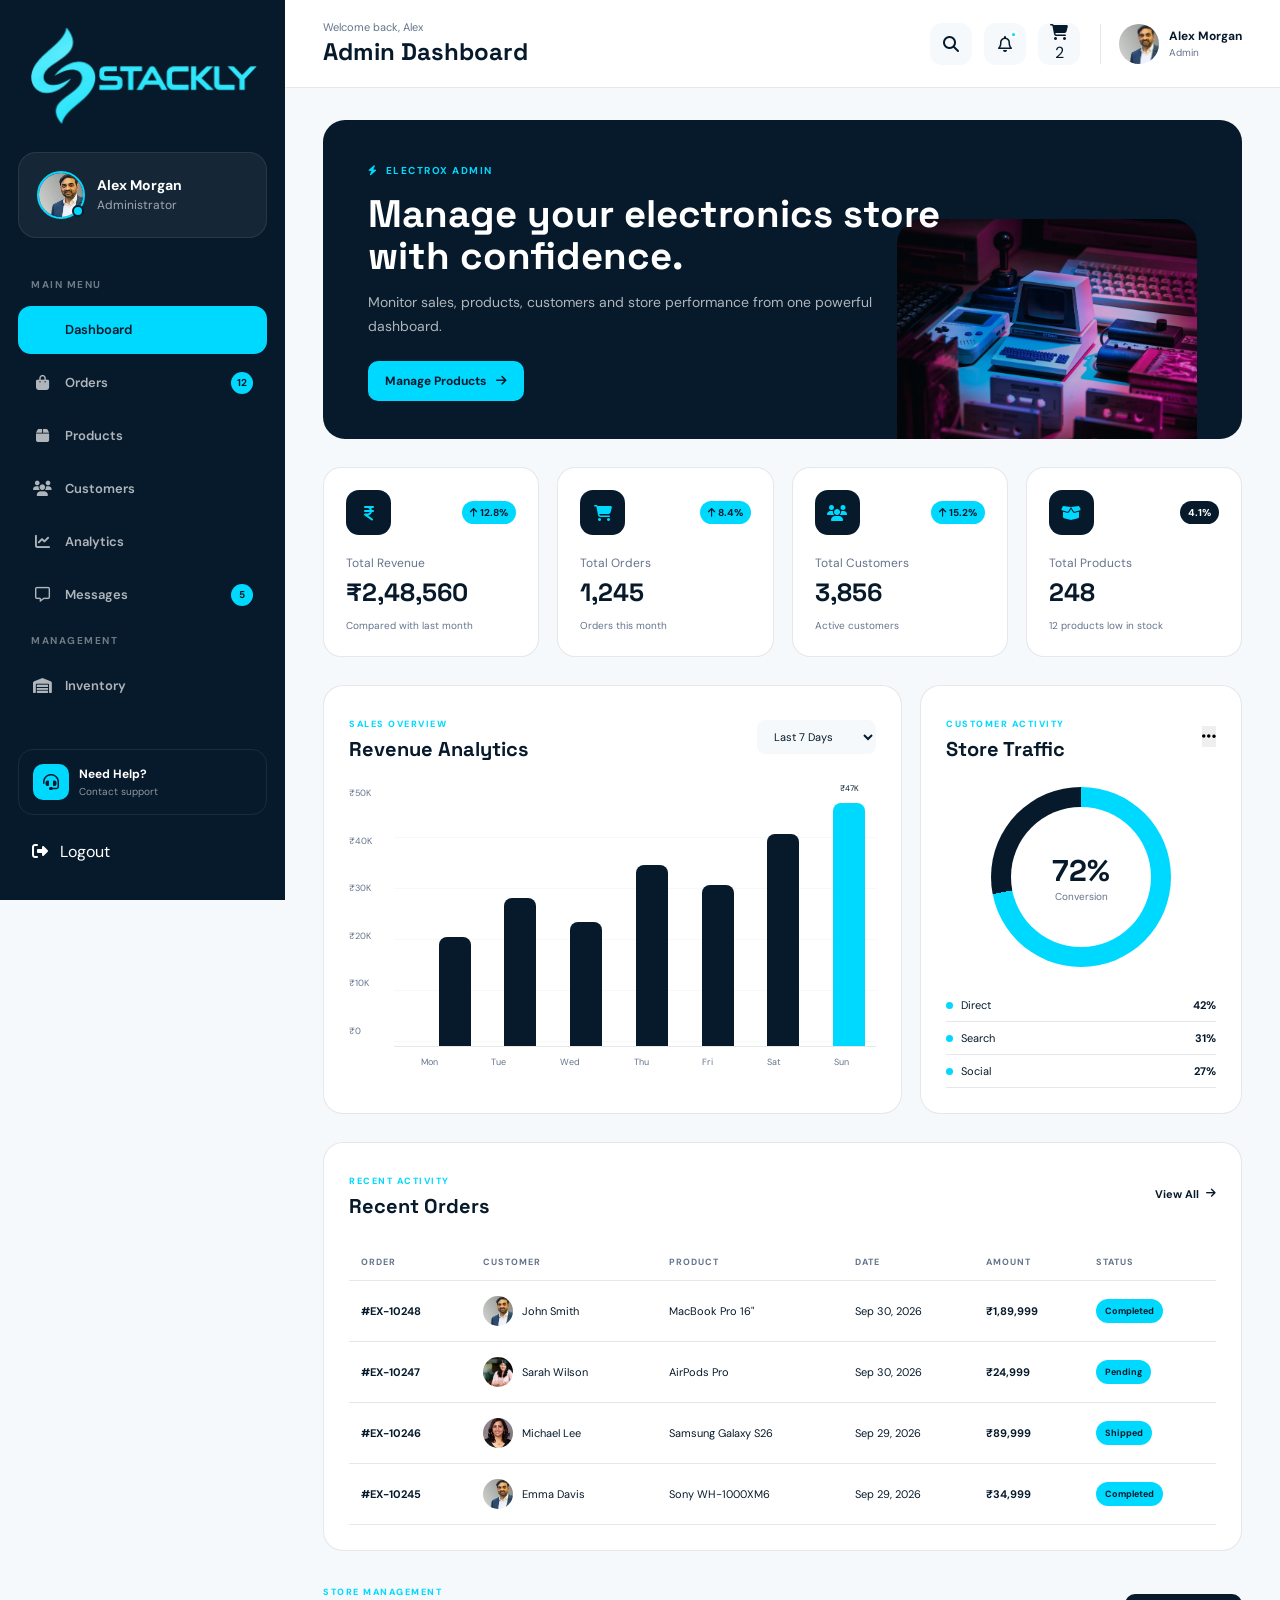
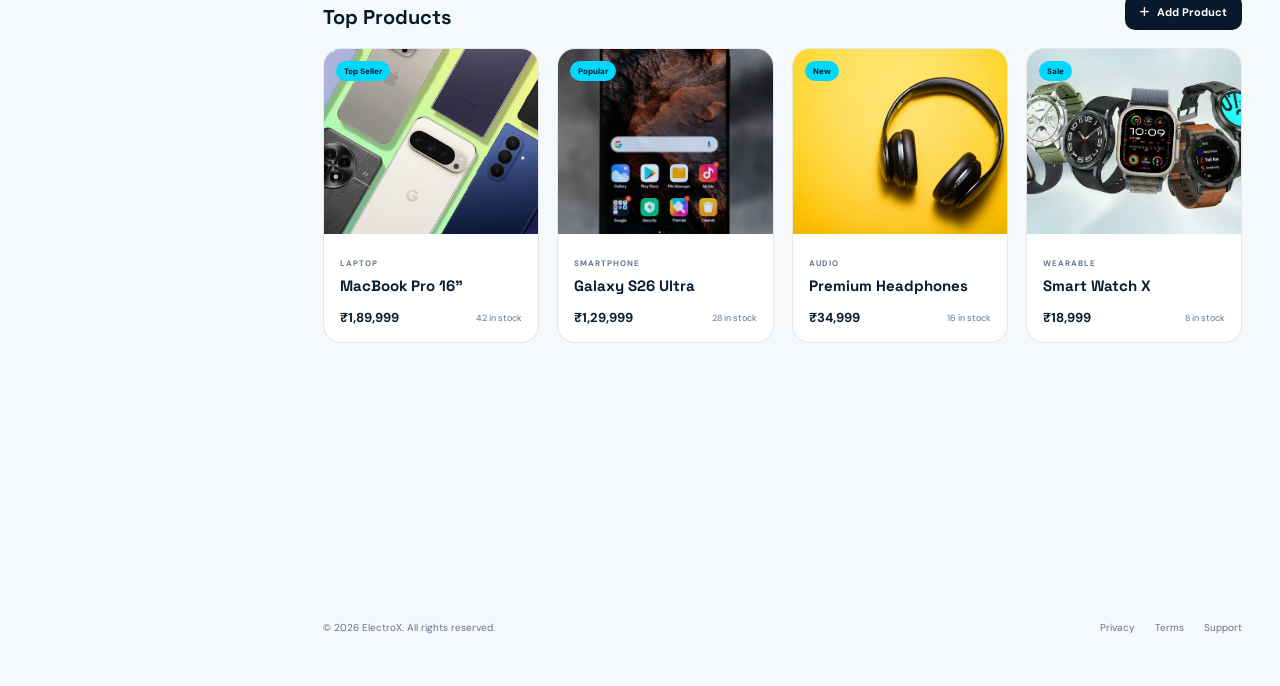
<file: admin.html>
<!DOCTYPE html>
<html lang="en">
<head>
  <meta charset="UTF-8">
  <meta name="viewport" content="width=device-width, initial-scale=1.0">

  <title>ElectroX | Admin Dashboard</title>

  <!-- Google Fonts -->
  <link rel="preconnect" href="https://fonts.googleapis.com">
  <link rel="preconnect" href="https://fonts.gstatic.com" crossorigin>
  <link href="https://fonts.googleapis.com/css2?family=DM+Sans:wght@400;500;600;700&family=Space+Grotesk:wght@500;600;700&display=swap" rel="stylesheet">

  <!-- Font Awesome -->
  <link rel="stylesheet"
        href="https://cdnjs.cloudflare.com/ajax/libs/font-awesome/6.5.2/css/all.min.css">

  <!-- AOS -->
  <link rel="stylesheet"
        href="https://unpkg.com/aos@2.3.4/dist/aos.css">

  <link rel="stylesheet" href="css/admin.css">
</head>

<body>

  <div class="dashboard">

    <!-- ================= SIDEBAR ================= -->
    <aside class="sidebar" id="sidebar">

      <div class="sidebar-top">

       
        <a href="#dashboard" class="logo" aria-label="ElectroX Home">
    <img src="assets/image.webp" alt="ElectroX Logo">
</a>


        <button class="sidebar-close"
                id="sidebarClose"
                aria-label="Close sidebar"
                title="Close sidebar">
          <i class="fa-solid fa-xmark"></i>
        </button>

      </div>

      <!-- Admin Profile -->
      <div class="admin-profile">
        <div class="profile-image">
          <img
            src="assets/image47.webp"
            alt="Admin profile">
          <span class="online-dot"></span>
        </div>

        <div class="profile-info">
          <h3>Alex Morgan</h3>
          <p>Administrator</p>
        </div>
      </div>

      <!-- Sidebar Menu -->
      <nav class="sidebar-menu">

        <p class="menu-label">MAIN MENU</p>

        <a href="#dashboard" class="menu-link active">
          <i class="fa-solid fa-grid-2"></i>
          <span>Dashboard</span>
        </a>

        <a href="#orders" class="menu-link">
          <i class="fa-solid fa-bag-shopping"></i>
          <span>Orders</span>
          <b>12</b>
        </a>

        <a href="#products" class="menu-link">
          <i class="fa-solid fa-box"></i>
          <span>Products</span>
        </a>

        <a href="#customers" class="menu-link">
          <i class="fa-solid fa-users"></i>
          <span>Customers</span>
        </a>

        <a href="#analytics" class="menu-link">
          <i class="fa-solid fa-chart-line"></i>
          <span>Analytics</span>
        </a>

        <a href="#messages" class="menu-link">
          <i class="fa-regular fa-message"></i>
          <span>Messages</span>
          <b>5</b>
        </a>

        <p class="menu-label">MANAGEMENT</p>

        <a href="#inventory" class="menu-link">
          <i class="fa-solid fa-warehouse"></i>
          <span>Inventory</span>
        </a>

        <a href="#payments" class="menu-link">
          <i class="fa-solid fa-credit-card"></i>
          <span>Payments</span>
        </a>

        <a href="#settings" class="menu-link">
          <i class="fa-solid fa-gear"></i>
          <span>Settings</span>
        </a>

      </nav>

      <!-- Sidebar Bottom -->
      <div class="sidebar-bottom">

        <div class="support-box">
          <div class="support-icon">
            <i class="fa-solid fa-headset"></i>
          </div>

          <div>
            <strong>Need Help?</strong>
            <span>Contact support</span>
          </div>
        </div>

        <button class="logout-btn" id="logoutBtn">
          <i class="fa-solid fa-right-from-bracket"></i>
          <span>Logout</span>
        </button>

      </div>

    </aside>

    <!-- Sidebar Overlay -->
    <div class="sidebar-overlay" id="sidebarOverlay"></div>


    <!-- ================= MAIN AREA ================= -->
    <main class="main-content">

      <!-- HEADER -->
      <header class="dashboard-header">

        <div class="header-left">

          <button class="menu-toggle"
                  id="menuToggle"
                  aria-label="Open dashboard menu"
                  title="Open dashboard menu">
            <i class="fa-solid fa-bars"></i>
          </button>

          <div>
            <p class="header-small">Welcome back, Alex</p>
            <h1>Admin Dashboard</h1>
          </div>

        </div>

        <div class="header-right">

  <!-- Search -->
  <button
    class="header-icon"
    aria-label="Search"
    title="Search"
    onclick="window.location.href='404.html'">

    <i class="fa-solid fa-magnifying-glass"></i>

  </button>


  <!-- Notifications -->
  <button
    class="header-icon notification-btn"
    aria-label="Notifications"
    title="Notifications"
    onclick="window.location.href='404.html'">

    <i class="fa-regular fa-bell"></i>

    <span></span>

  </button>


  <!-- Shopping Cart -->
  <button
    class="header-icon cart-btn"
    aria-label="Shopping cart"
    title="Shopping cart"
    onclick="window.location.href='404.html'">

    <i class="fa-solid fa-cart-shopping"></i>

    <span>2</span>

  </button>


          <div class="header-user">
            <img
              src="assets/image47.webp"
              alt="Alex Morgan">

            <div>
              <strong>Alex Morgan</strong>
              <small>Admin</small>
            </div>
          </div>

        </div>

      </header>


      <!-- ================= DASHBOARD CONTENT ================= -->
      <div class="dashboard-content">

        <!-- Welcome Banner -->
        <section class="welcome-banner" data-aos="fade-up">

          <div class="welcome-content">

            <span class="banner-tag">
              <i class="fa-solid fa-bolt"></i>
              ELECTROX ADMIN
            </span>

            <h2>Manage your electronics store with confidence.</h2>

            <p>
              Monitor sales, products, customers and store performance
              from one powerful dashboard.
            </p>

            <a href="404.html" class="banner-btn">
              Manage Products
              <i class="fa-solid fa-arrow-right"></i>
            </a>

          </div>

          <div class="banner-image">
            <img
              src="assets/image18.webp"
              alt="Electronics">
          </div>

        </section>


        <!-- ================= STATS ================= -->
        <section class="stats-grid" id="dashboard">

          <div class="stat-card" data-aos="fade-up" data-aos-delay="50">

            <div class="stat-top">
              <div class="stat-icon">
                <i class="fa-solid fa-indian-rupee-sign"></i>
              </div>

              <span class="growth positive">
                <i class="fa-solid fa-arrow-up"></i>
                12.8%
              </span>
            </div>

            <p>Total Revenue</p>
            <h3>₹2,48,560</h3>

            <small>Compared with last month</small>

          </div>


          <div class="stat-card" data-aos="fade-up" data-aos-delay="100">

            <div class="stat-top">
              <div class="stat-icon">
                <i class="fa-solid fa-cart-shopping"></i>
              </div>

              <span class="growth positive">
                <i class="fa-solid fa-arrow-up"></i>
                8.4%
              </span>
            </div>

            <p>Total Orders</p>
            <h3>1,245</h3>

            <small>Orders this month</small>

          </div>


          <div class="stat-card" data-aos="fade-up" data-aos-delay="150">

            <div class="stat-top">
              <div class="stat-icon">
                <i class="fa-solid fa-users"></i>
              </div>

              <span class="growth positive">
                <i class="fa-solid fa-arrow-up"></i>
                15.2%
              </span>
            </div>

            <p>Total Customers</p>
            <h3>3,856</h3>

            <small>Active customers</small>

          </div>


          <div class="stat-card" data-aos="fade-up" data-aos-delay="200">

            <div class="stat-top">
              <div class="stat-icon">
                <i class="fa-solid fa-box-open"></i>
              </div>

              <span class="growth negative">
                4.1%
              </span>
            </div>

            <p>Total Products</p>
            <h3>248</h3>

            <small>12 products low in stock</small>

          </div>

        </section>


        <!-- ================= ANALYTICS ================= -->
        <section class="analytics-grid" id="analytics">

          <div class="dashboard-card sales-card" data-aos="fade-right">

            <div class="card-header">

              <div>
                <span>SALES OVERVIEW</span>
                <h2>Revenue Analytics</h2>
              </div>

              <select id="salesFilter">
                <option>Last 7 Days</option>
                <option>Last 30 Days</option>
                <option>Last 6 Months</option>
              </select>

            </div>

            <div class="chart-area">

              <div class="chart-values">
                <span>₹50K</span>
                <span>₹40K</span>
                <span>₹30K</span>
                <span>₹20K</span>
                <span>₹10K</span>
                <span>₹0</span>
              </div>

              <div class="chart">

                <div class="chart-line"></div>

                <div class="bar" style="height:42%">
                  <span>₹21K</span>
                </div>

                <div class="bar" style="height:57%">
                  <span>₹28K</span>
                </div>

                <div class="bar" style="height:48%">
                  <span>₹24K</span>
                </div>

                <div class="bar" style="height:70%">
                  <span>₹35K</span>
                </div>

                <div class="bar" style="height:62%">
                  <span>₹31K</span>
                </div>

                <div class="bar" style="height:82%">
                  <span>₹41K</span>
                </div>

                <div class="bar active-bar" style="height:94%">
                  <span>₹47K</span>
                </div>

              </div>

            </div>

            <div class="chart-days">
              <span>Mon</span>
              <span>Tue</span>
              <span>Wed</span>
              <span>Thu</span>
              <span>Fri</span>
              <span>Sat</span>
              <span>Sun</span>
            </div>

          </div>


          <!-- Traffic -->
          <div class="dashboard-card traffic-card"
               data-aos="fade-left">

            <div class="card-header">

              <div>
                <span>CUSTOMER ACTIVITY</span>
                <h2>Store Traffic</h2>
              </div>

              <button class="more-btn"
                      aria-label="More traffic options"
                      title="More options">
                <i class="fa-solid fa-ellipsis"></i>
              </button>

            </div>

            <div class="traffic-circle">

              <div class="circle-inner">
                <strong>72%</strong>
                <span>Conversion</span>
              </div>

            </div>

            <div class="traffic-list">

              <div>
                <span>
                  <i class="dot"></i>
                  Direct
                </span>
                <strong>42%</strong>
              </div>

              <div>
                <span>
                  <i class="dot"></i>
                  Search
                </span>
                <strong>31%</strong>
              </div>

              <div>
                <span>
                  <i class="dot"></i>
                  Social
                </span>
                <strong>27%</strong>
              </div>

            </div>

          </div>

        </section>


        <!-- ================= ORDERS ================= -->
        <section class="dashboard-card orders-card"
                 id="orders"
                 data-aos="fade-up">

          <div class="card-header">

            <div>
              <span>RECENT ACTIVITY</span>
              <h2>Recent Orders</h2>
            </div>

            <a href="404.html" class="view-all">
              View All
              <i class="fa-solid fa-arrow-right"></i>
            </a>

          </div>

          <div class="table-wrapper">

            <table>

              <thead>
                <tr>
                  <th>ORDER</th>
                  <th>CUSTOMER</th>
                  <th>PRODUCT</th>
                  <th>DATE</th>
                  <th>AMOUNT</th>
                  <th>STATUS</th>
                </tr>
              </thead>

              <tbody>

                <tr>
                  <td>
                    <strong>#EX-10248</strong>
                  </td>

                  <td>
                    <div class="customer-cell">
                      <img src="assets/image47.webp"
                           alt="Customer">
                      <span>John Smith</span>
                    </div>
                  </td>

                  <td>MacBook Pro 16"</td>
                  <td>Sep 30, 2026</td>
                  <td><strong>₹1,89,999</strong></td>

                  <td>
                    <span class="status completed">Completed</span>
                  </td>
                </tr>


                <tr>
                  <td>
                    <strong>#EX-10247</strong>
                  </td>

                  <td>
                    <div class="customer-cell">
                      <img src="assets/image48.webp"
                           alt="Customer">
                      <span>Sarah Wilson</span>
                    </div>
                  </td>

                  <td>AirPods Pro</td>
                  <td>Sep 30, 2026</td>
                  <td><strong>₹24,999</strong></td>

                  <td>
                    <span class="status pending">Pending</span>
                  </td>
                </tr>


                <tr>
                  <td>
                    <strong>#EX-10246</strong>
                  </td>

                  <td>
                    <div class="customer-cell">
                      <img src="assets/image35.webp"
                           alt="Customer">
                      <span>Michael Lee</span>
                    </div>
                  </td>

                  <td>Samsung Galaxy S26</td>
                  <td>Sep 29, 2026</td>
                  <td><strong>₹89,999</strong></td>

                  <td>
                    <span class="status shipped">Shipped</span>
                  </td>
                </tr>


                <tr>
                  <td>
                    <strong>#EX-10245</strong>
                  </td>

                  <td>
                    <div class="customer-cell">
                      <img src="assets/image47.webp"
                           alt="Customer">
                      <span>Emma Davis</span>
                    </div>
                  </td>

                  <td>Sony WH-1000XM6</td>
                  <td>Sep 29, 2026</td>
                  <td><strong>₹34,999</strong></td>

                  <td>
                    <span class="status completed">Completed</span>
                  </td>
                </tr>

              </tbody>

            </table>

          </div>

        </section>


        <!-- ================= PRODUCTS ================= -->
        <section class="products-section" id="products">

          <div class="section-heading" data-aos="fade-up">

            <div>
              <span>STORE MANAGEMENT</span>
              <h2>Top Products</h2>
            </div>

            <button class="primary-btn">
              <i class="fa-solid fa-plus"></i>
              Add Product
            </button>

          </div>


          <div class="product-grid">

            <article class="product-card" data-aos="fade-up">

              <div class="product-image">
                <img
                  src="assets/image37.webp"
                  alt="MacBook Pro">

                <span>Top Seller</span>
              </div>

              <div class="product-content">
                <small>LAPTOP</small>
                <h3>MacBook Pro 16"</h3>

                <div class="product-bottom">
                  <strong>₹1,89,999</strong>
                  <span>42 in stock</span>
                </div>
              </div>

            </article>


            <article class="product-card" data-aos="fade-up"
                     data-aos-delay="100">

              <div class="product-image">
                <img
                  src="assets/image9.webp"
                  alt="Smartphone">

                <span>Popular</span>
              </div>

              <div class="product-content">
                <small>SMARTPHONE</small>
                <h3>Galaxy S26 Ultra</h3>

                <div class="product-bottom">
                  <strong>₹1,29,999</strong>
                  <span>28 in stock</span>
                </div>
              </div>

            </article>


            <article class="product-card" data-aos="fade-up"
                     data-aos-delay="200">

              <div class="product-image">
                <img
                  src="assets/image10.webp"
                  alt="Headphones">

                <span>New</span>
              </div>

              <div class="product-content">
                <small>AUDIO</small>
                <h3>Premium Headphones</h3>

                <div class="product-bottom">
                  <strong>₹34,999</strong>
                  <span>16 in stock</span>
                </div>
              </div>

            </article>


            <article class="product-card" data-aos="fade-up"
                     data-aos-delay="300">

              <div class="product-image">
                <img
                  src="assets/image40.webp"
                  alt="Smartwatch">

                <span>Sale</span>
              </div>

              <div class="product-content">
                <small>WEARABLE</small>
                <h3>Smart Watch X</h3>

                <div class="product-bottom">
                  <strong>₹18,999</strong>
                  <span>8 in stock</span>
                </div>
              </div>

            </article>

          </div>

        </section>


        <!-- ================= CUSTOMERS ================= -->
        <section class="dashboard-card customers-card"
                 id="customers"
                 data-aos="fade-up">

          <div class="card-header">

            <div>
              <span>CUSTOMER MANAGEMENT</span>
              <h2>New Customers</h2>
            </div>

            <a href="404.html" class="view-all">
              View Customers
              <i class="fa-solid fa-arrow-right"></i>
            </a>

          </div>

          <div class="customer-grid">

            <div class="customer-profile">
              <img src="assets/image47.webp"
                   alt="Customer">
              <div>
                <strong>Olivia Brown</strong>
                <span>olivia@example.com</span>
              </div>
              <small>Today</small>
            </div>

            <div class="customer-profile">
              <img src="assets/image48.webp"
                   alt="Customer">
                   alt="Customer">
              <div>
                <strong>Daniel Wilson</strong>
                <span>daniel@stackly.com</span>
              </div>
              <small>Today</small>
            </div>

            <div class="customer-profile">
              <img src="assets/image35.webp"
                   alt="Customer">
                   alt="Customer">
              <div>
                <strong>Emily Taylor</strong>
                <span>emily@example.com</span>
              </div>
              <small>Yesterday</small>
            </div>

          </div>

        </section>


        <!-- ================= FOOTER ================= -->
        <footer class="dashboard-footer">

          <p>© 2026 ElectroX. All rights reserved.</p>

          <div>
            <a href="404.html">Privacy</a>
            <a href="404.html">Terms</a>
            <a href="404.html">Support</a>
          </div>

        </footer>

      </div>

    </main>

  </div>


  <!-- AOS -->
  <script src="https://unpkg.com/aos@2.3.4/dist/aos.js"></script>

  <script src="js/admin.js"></script>

</body>
</html>
</file>
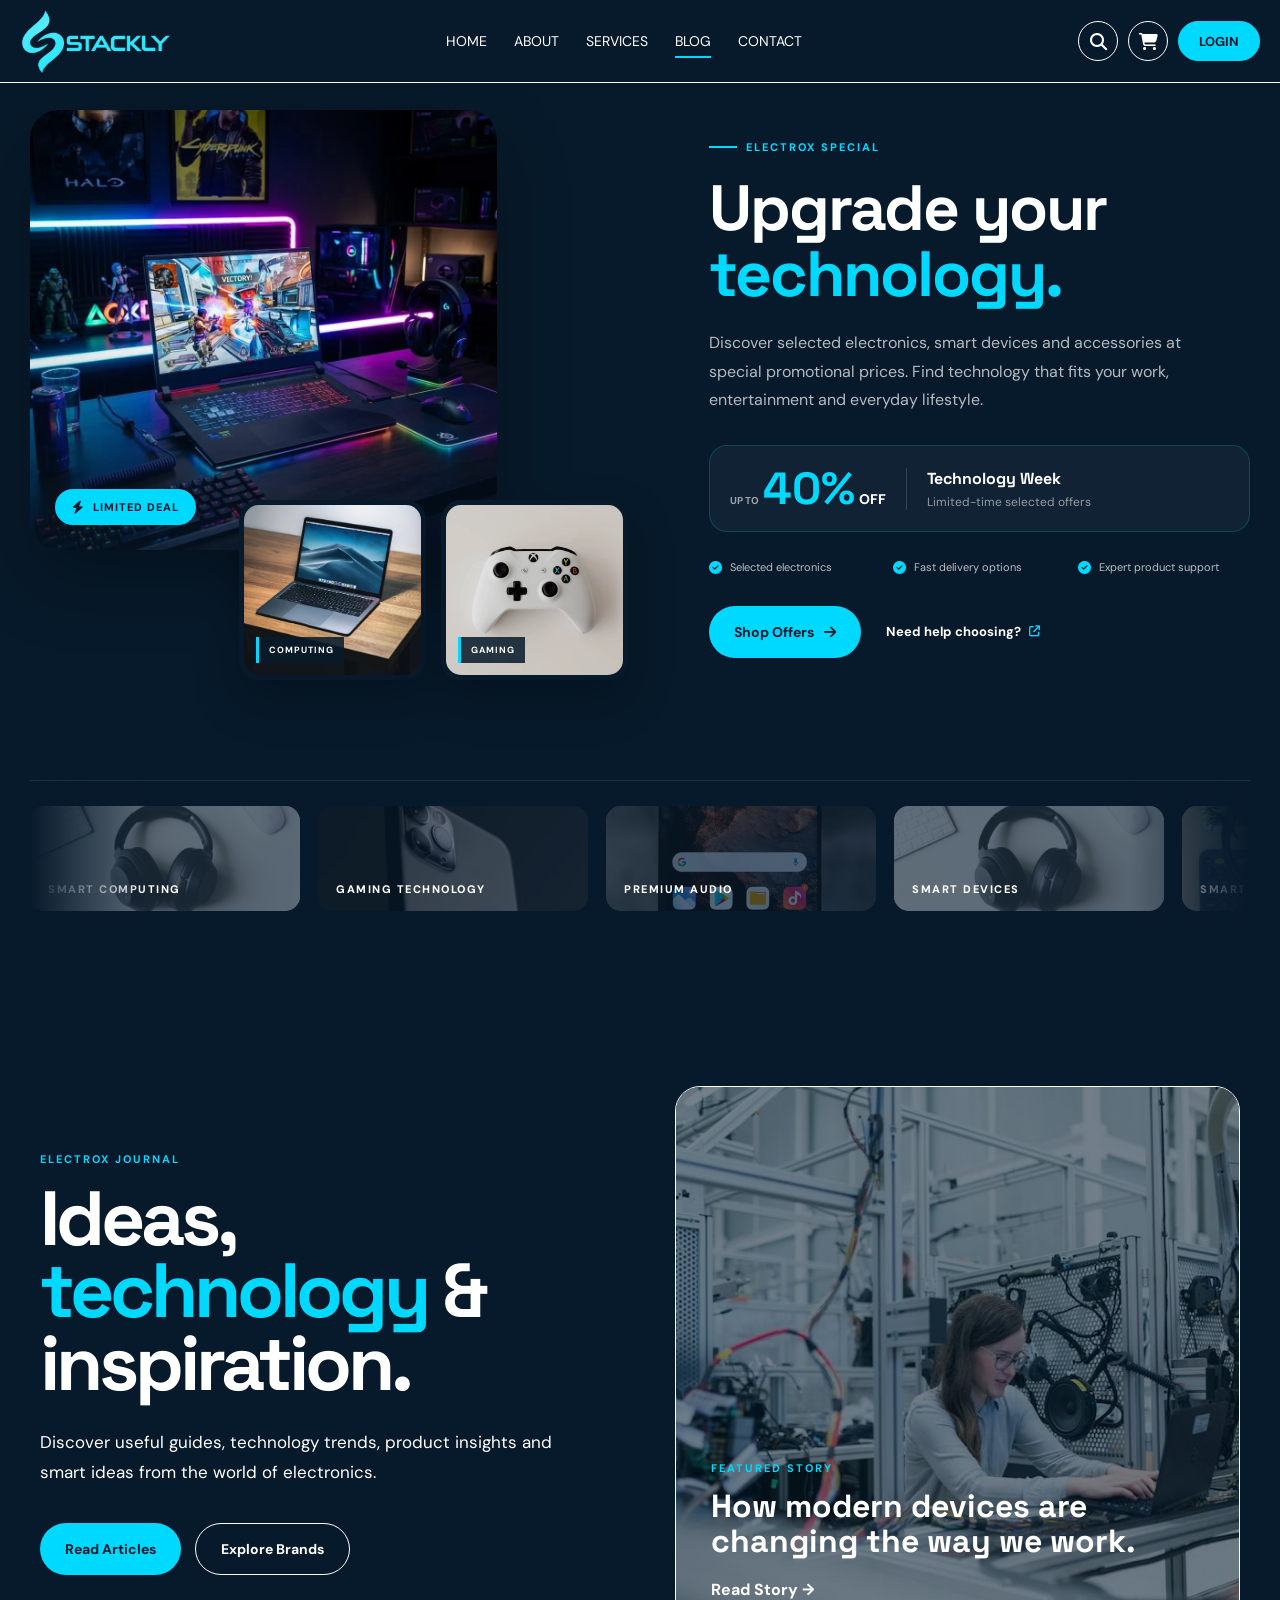
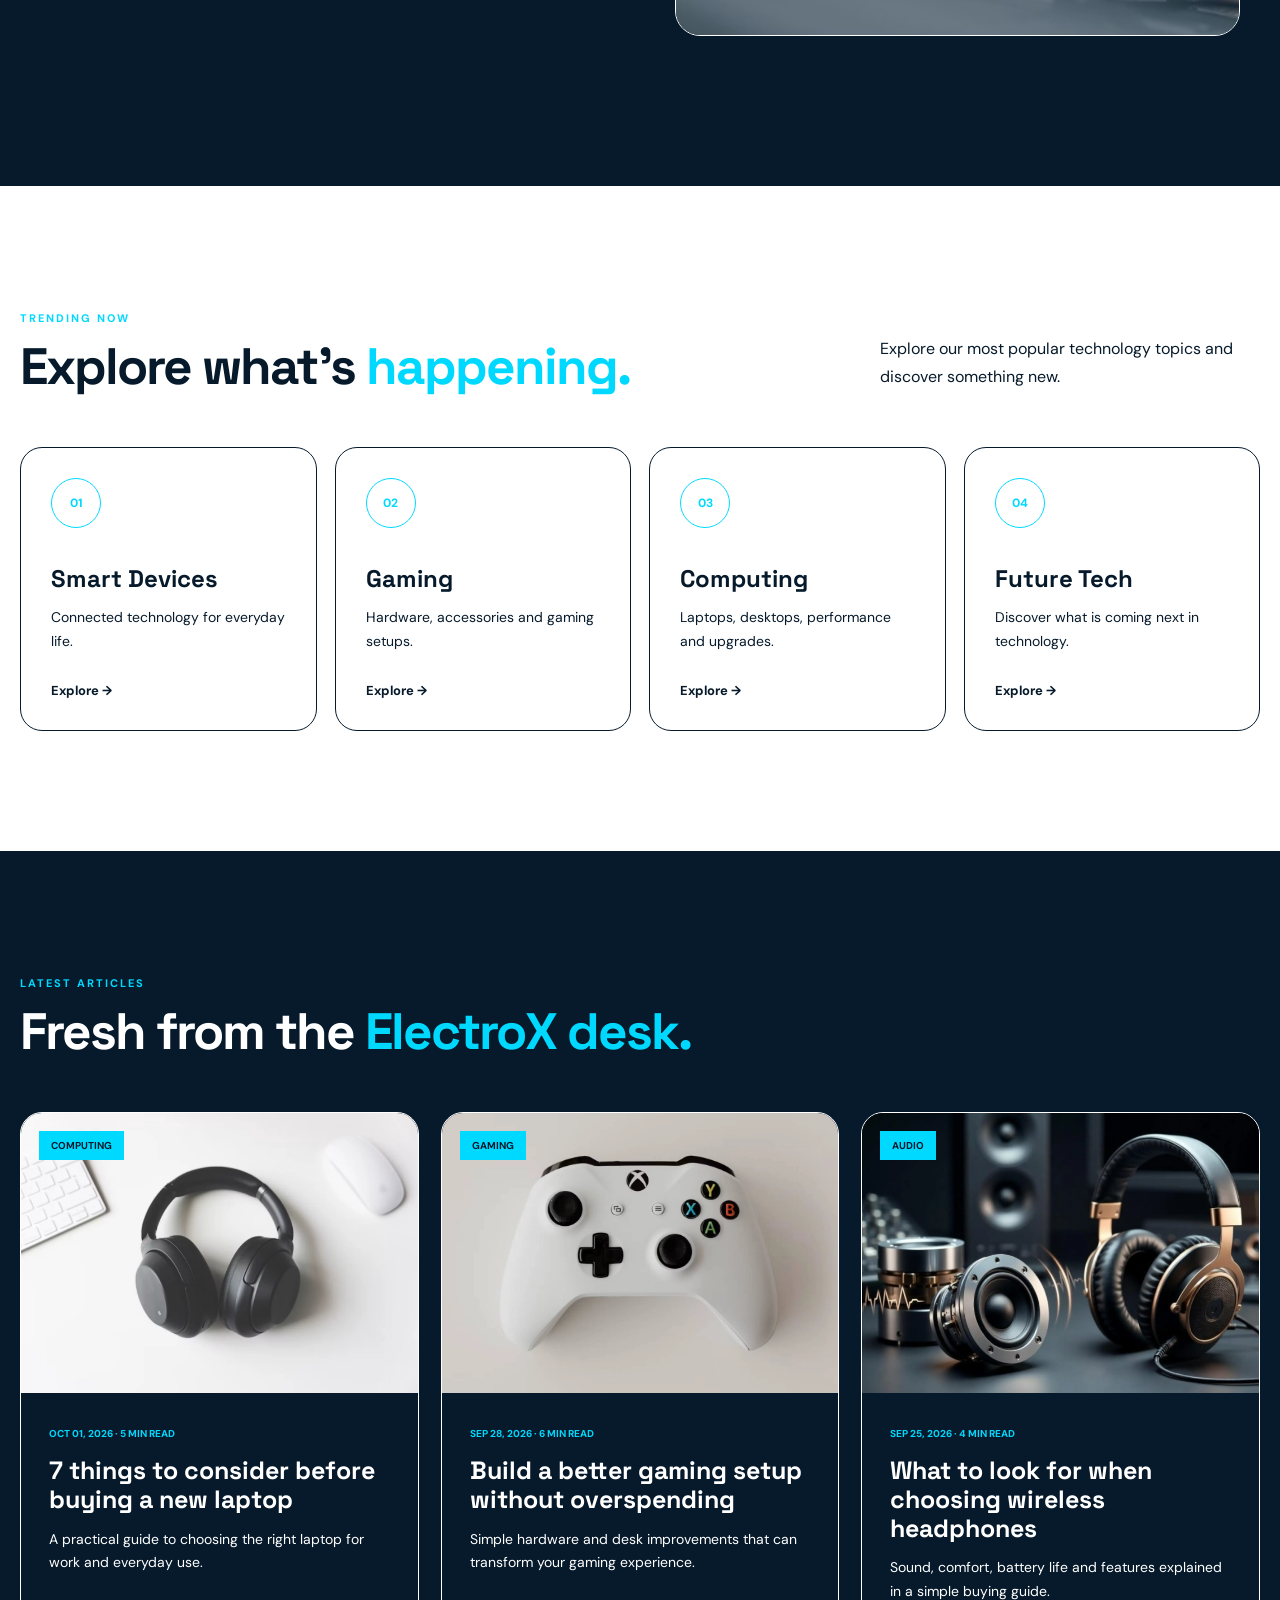
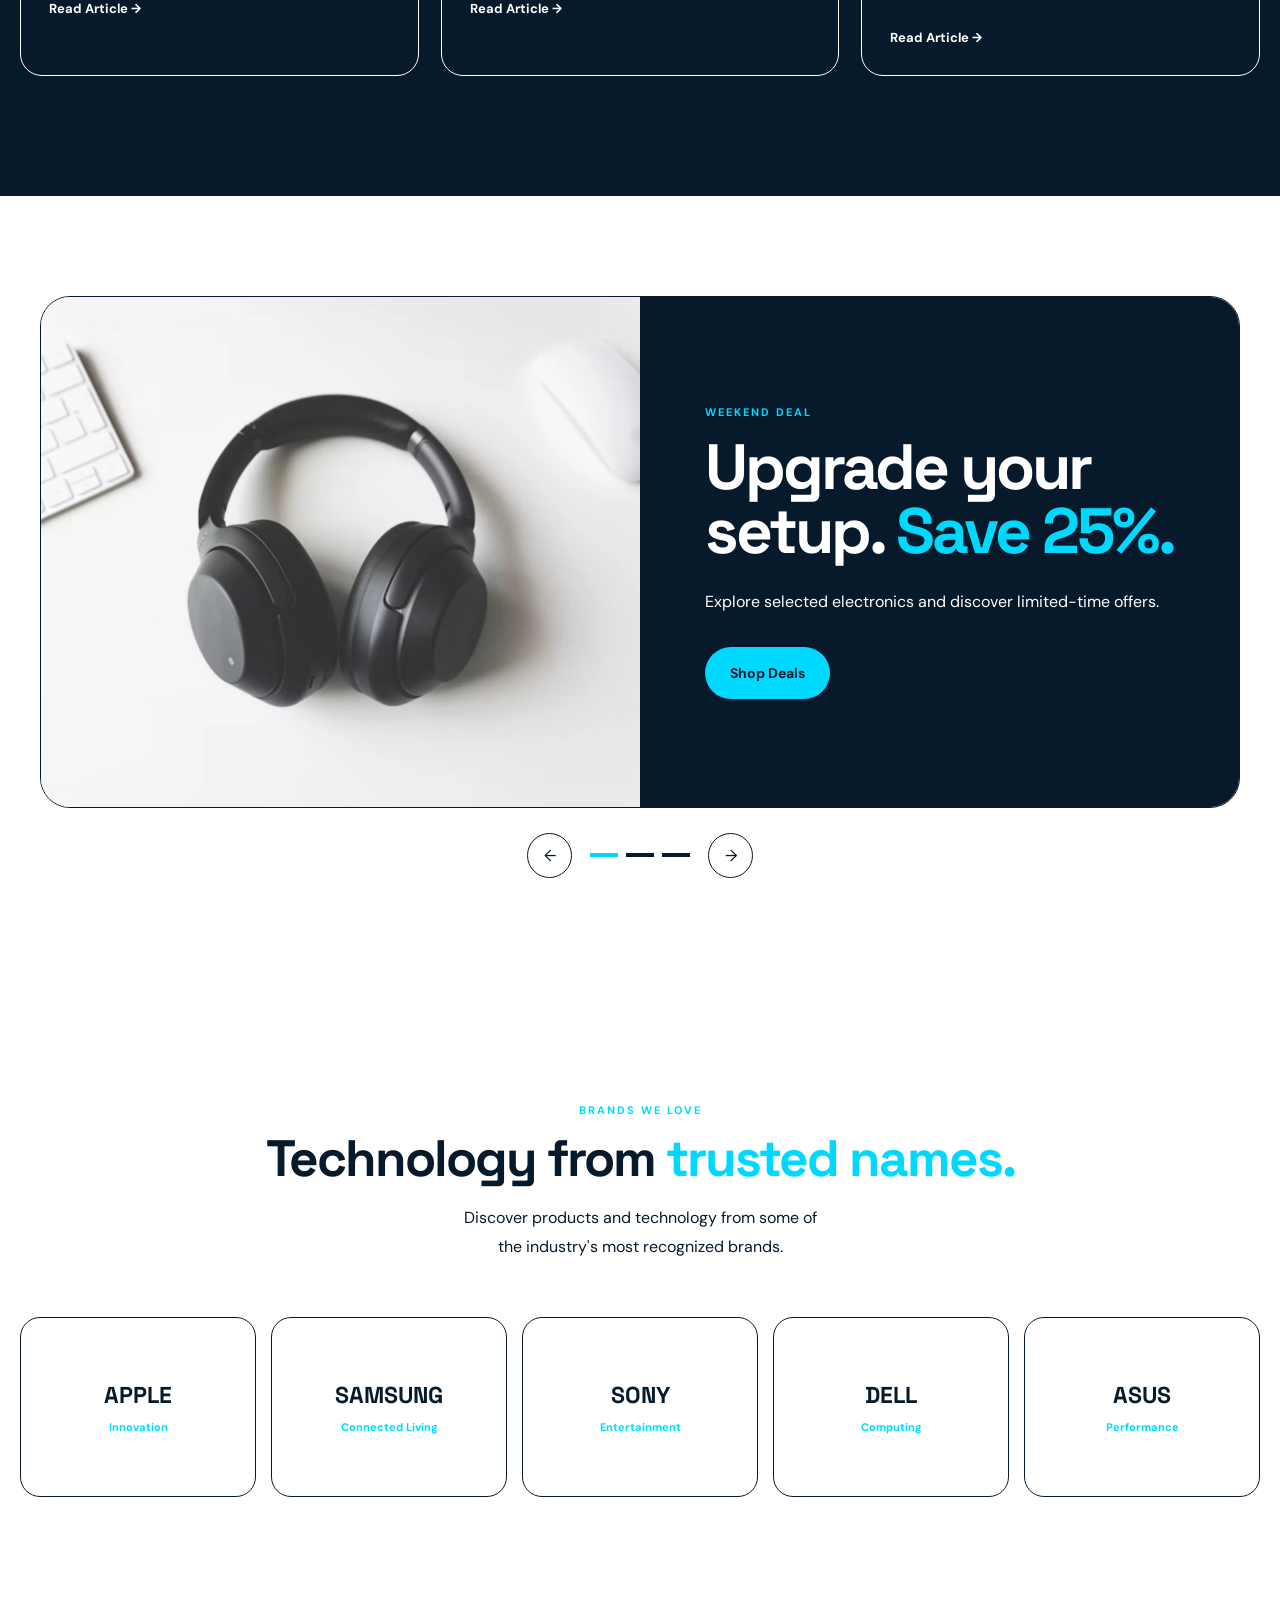
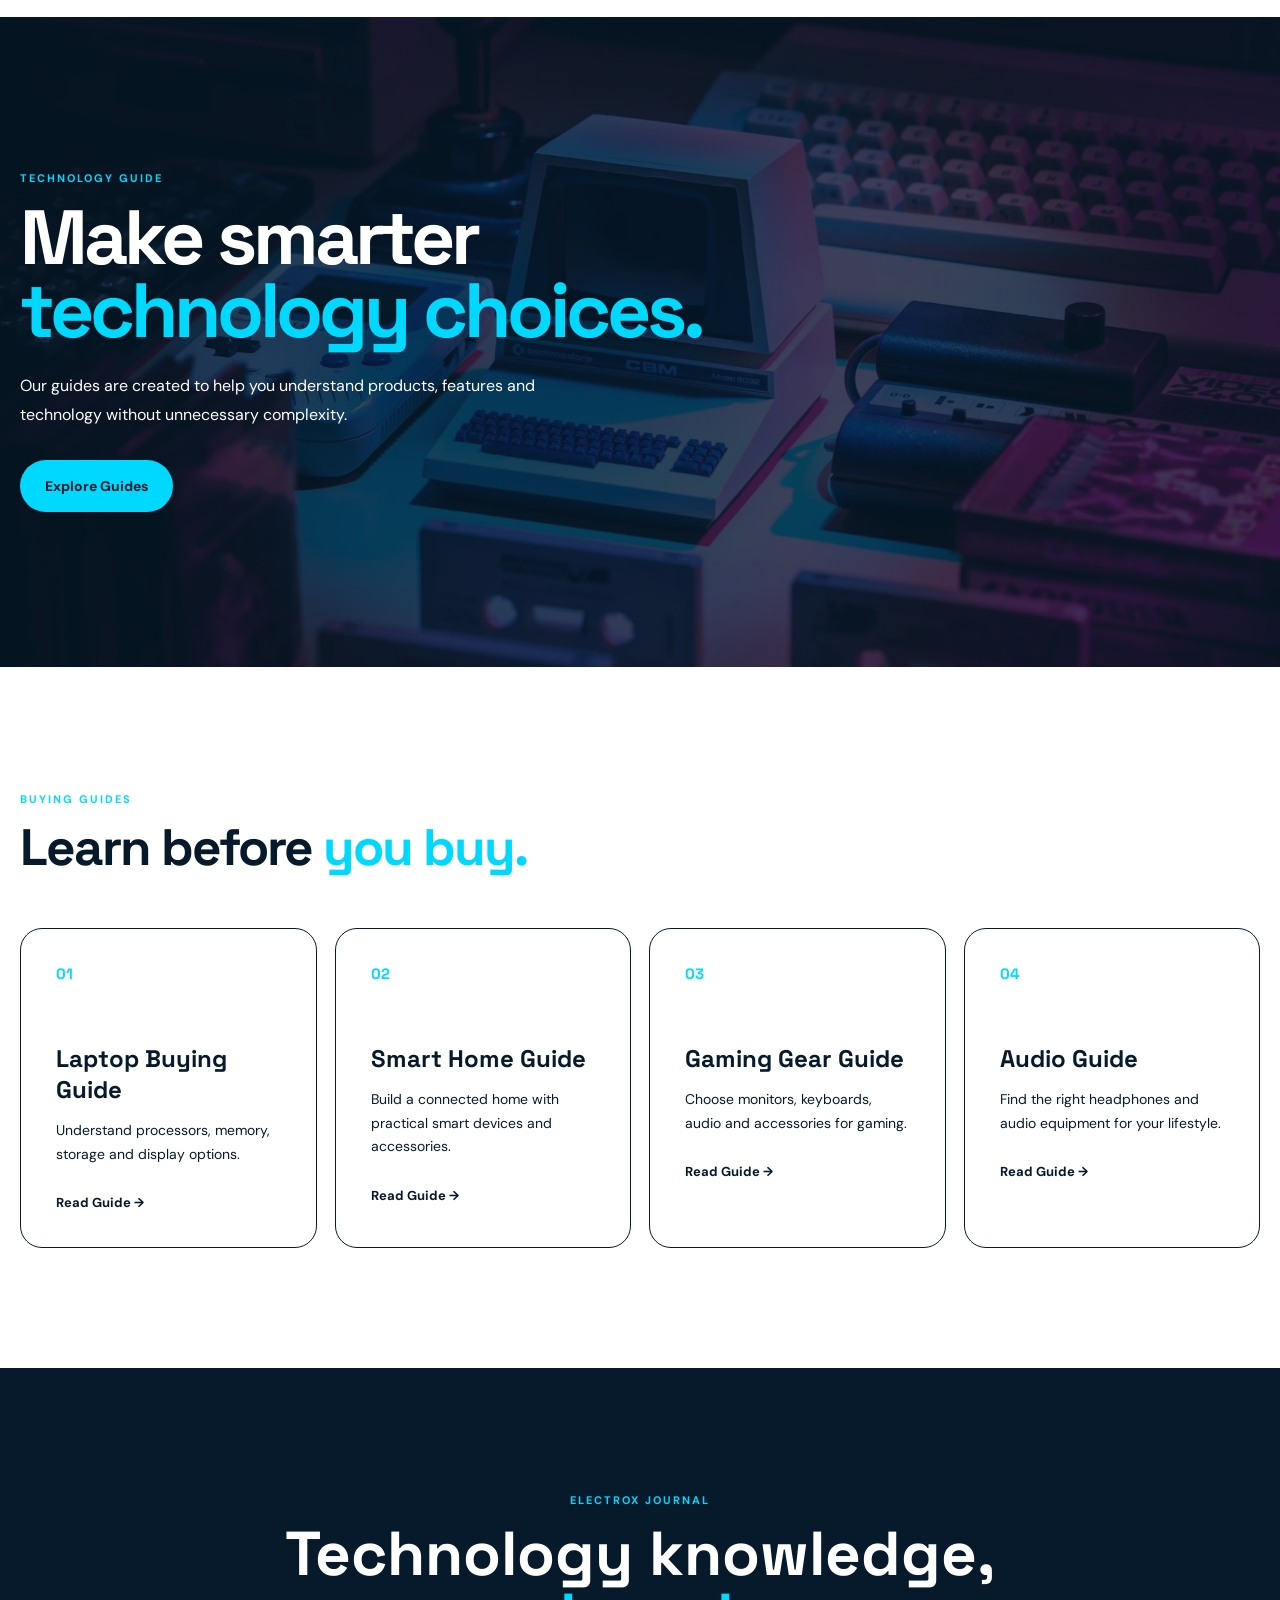
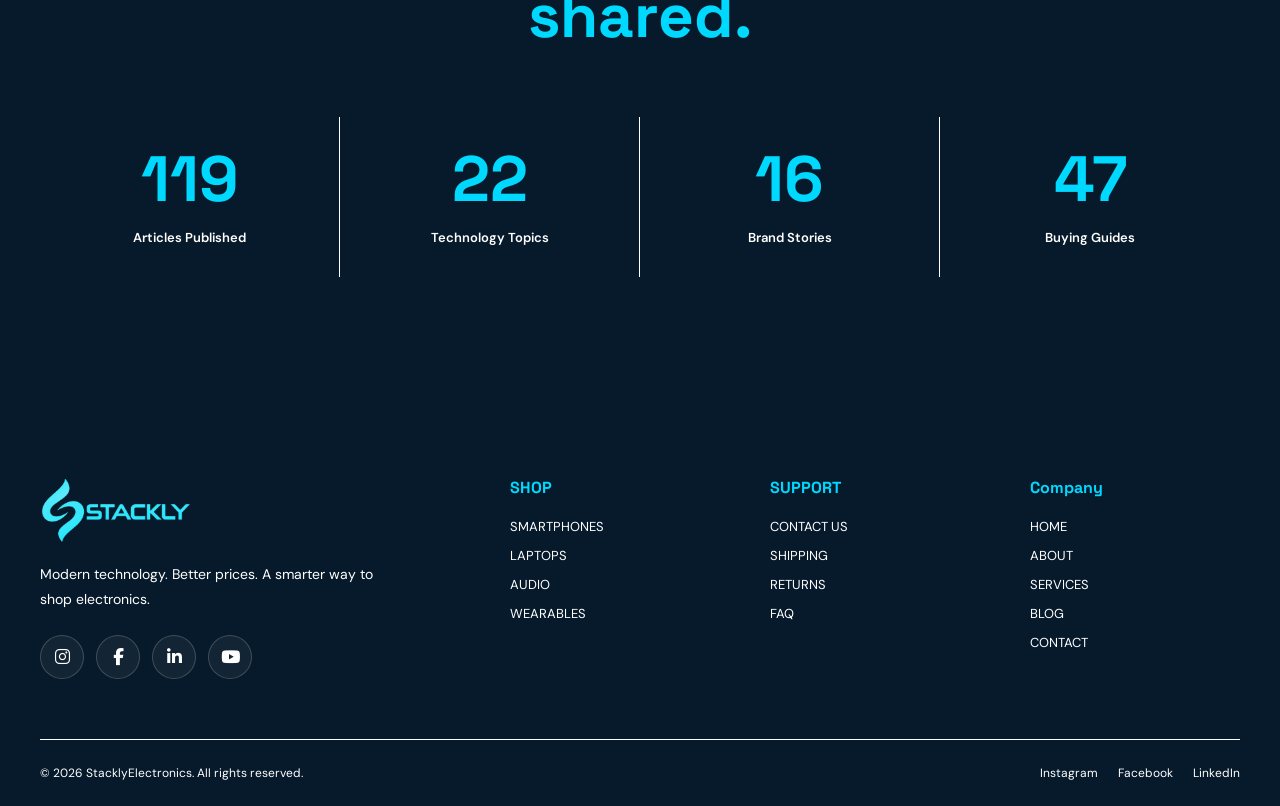
<file: blog.html>
<!DOCTYPE html>
<html lang="en">
<head>
    <meta charset="UTF-8">
    <meta name="viewport" content="width=device-width, initial-scale=1.0">

    <title>ElectroX | Blog</title>

    <link rel="preconnect" href="https://fonts.googleapis.com">
    <link rel="preconnect" href="https://fonts.gstatic.com" crossorigin>

    <link href="https://fonts.googleapis.com/css2?family=DM+Sans:wght@400;500;600;700&family=Space+Grotesk:wght@500;600;700&display=swap" rel="stylesheet">

    <link rel="stylesheet"
      href="https://cdnjs.cloudflare.com/ajax/libs/font-awesome/6.5.2/css/all.min.css">

    <link rel="stylesheet"
          href="https://unpkg.com/aos@2.3.4/dist/aos.css">

    <link rel="stylesheet" href="css/blog.css">
</head>

<body>

<!-- =====================================================
     HEADER
===================================================== -->
<header class="site-header">
    <div class="header-inner">

        <a href="index.html" class="logo" aria-label="ElectroX Home">
    <img src="assets/image.webp" alt="ElectroX Logo">
</a>

        <nav class="desktop-nav">
            <a href="index.html" >HOME</a>
            <a href="about.html">ABOUT</a>
            <a href="services.html">SERVICES</a>
            <a href="blog.html"class="active">BLOG</a>
            <a href="contact.html">CONTACT</a>
        </nav>

        <div class="header-actions">
          <a href="404.html"
   class="icon-btn"
   aria-label="Search"
   title="Search">
    <i class="fa-solid fa-magnifying-glass"></i>
</a>

<a href="404.html"
   class="icon-btn"
   aria-label="Shopping cart"
   title="Shopping cart">
    <i class="fa-solid fa-cart-shopping"></i>
</a>

            <!-- Login Button -->
            <a href="login.html" class="login-btn">LOGIN</a>

            <button class="menu-btn" aria-label="Open menu">☰</button>
        </div>

    </div>

    <nav class="mobile-nav">
        <a href="index.html">HOME</a>
        <a href="about.html">ABOUT</a>
        <a href="services.html">SERVICES</a>
        <a href="blog.html">BLOG</a>
        <a href="contact.html">CONTACT</a>
        <a href="login.html">LOGIN</a>
    </nav>
</header>


<main>
  



<section class="deal-showcase" id="deals">

    <div class="deal-wrapper">

        <!-- LEFT IMAGE COLLAGE -->
        <div class="deal-visual" data-aos="fade-right">

            <div class="deal-main-image">

                <img src="assets/image28.webp"
                     alt="Premium laptop technology">

                <span class="deal-badge">
                    <i class="fa-solid fa-bolt"></i>
                    LIMITED DEAL
                </span>

            </div>

            <div class="deal-small-images">

                <div class="deal-small-card">
                    <img src="assets/image13.webp"
                         alt="Modern laptop">

                    <span>COMPUTING</span>
                </div>

                <div class="deal-small-card">
                    <img src="assets/image12.webp"
                         alt="Gaming setup">

                    <span>GAMING</span>
                </div>

            </div>

        </div>


        <!-- RIGHT CONTENT -->
        <div class="deal-content" data-aos="fade-left">

            <span class="deal-eyebrow">
                <span></span>
                ELECTROX SPECIAL
            </span>

            <h2>
                Upgrade your
                <strong>technology.</strong>
            </h2>

            <p>
                Discover selected electronics, smart devices and
                accessories at special promotional prices.
                Find technology that fits your work, entertainment
                and everyday lifestyle.
            </p>


            <div class="deal-price">

                <div>
                    <small>UP TO</small>
                    <strong>40%</strong>
                    <span>OFF</span>
                </div>

                <div class="deal-price-text">
                    <strong>Technology Week</strong>
                    <span>Limited-time selected offers</span>
                </div>

            </div>


            <div class="deal-features">

                <div>
                    <i class="fa-solid fa-circle-check"></i>
                    <span>Selected electronics</span>
                </div>

                <div>
                    <i class="fa-solid fa-circle-check"></i>
                    <span>Fast delivery options</span>
                </div>

                <div>
                    <i class="fa-solid fa-circle-check"></i>
                    <span>Expert product support</span>
                </div>

            </div>


            <div class="deal-actions">

                <a href="404.html"
                   class="btn btn-primary">
                    Shop Offers
                    <i class="fa-solid fa-arrow-right"></i>
                </a>

                <a href="404.html"
                   class="deal-link">
                    Need help choosing?
                    <i class="fa-solid fa-arrow-up-right-from-square"></i>
                </a>

            </div>

        </div>

    </div>


    <!-- MOVING IMAGE BANNER -->

    <div class="deal-marquee" data-aos="fade-up">

        <div class="deal-marquee-track">

            <div class="deal-marquee-item">

                <img src="assets/image5.webp"
                     alt="Laptop">

                <span>SMART COMPUTING</span>

            </div>


            <div class="deal-marquee-item">

                <img src="assets/image11.webp"
                     alt="Gaming monitor">

                <span>GAMING TECHNOLOGY</span>

            </div>


            <div class="deal-marquee-item">

                <img src="assets/image9.webp"
                     alt="Wireless headphones">

                <span>PREMIUM AUDIO</span>

            </div>


            <div class="deal-marquee-item">

                <img src="assets/image5.webp"
                     alt="Electronic devices">

                <span>SMART DEVICES</span>

            </div>


            <!-- DUPLICATE FOR INFINITE LOOP -->

            <div class="deal-marquee-item">

                <img src="assets/image21.webp"
                     alt="Laptop">

                <span>SMART COMPUTING</span>

            </div>


            <div class="deal-marquee-item">

                <img src="assets/image11.webp"
                     alt="Gaming monitor">

                <span>GAMING TECHNOLOGY</span>

            </div>


            <div class="deal-marquee-item">

                <img src="assets/image9.webp"
                     alt="Wireless headphones">

                <span>PREMIUM AUDIO</span>

            </div>


            <div class="deal-marquee-item">

                <img src="assets/image31.webp"
                     alt="Electronic devices">

                <span>SMART DEVICES</span>

            </div>

        </div>

    </div>

</section>
  
<!-- =====================================================
     SECTION 1 - BLOG HERO
===================================================== -->

<section class="blog-hero">

    <div class="hero-inner">

        <div class="hero-content" data-aos="fade-right">

            <span class="eyebrow">
                ELECTROX JOURNAL
            </span>

            <h1>
                Ideas,
                <strong>technology</strong>
                & inspiration.
            </h1>

            <p>
                Discover useful guides, technology trends,
                product insights and smart ideas from the
                world of electronics.
            </p>

            <div class="hero-buttons">

                <a href="404.html" class="btn btn-primary">
                    Read Articles
                </a>

                <a href="404.html" class="btn btn-outline">
                    Explore Brands
                </a>

            </div>

        </div>


        <div class="hero-feature" data-aos="zoom-in">

            <div class="hero-feature-image">

                <img src="assets/image22.webp"
                     alt="Modern laptop technology">

            </div>

            <div class="hero-feature-content">

                <span>FEATURED STORY</span>

                <h2>
                    How modern devices are changing
                    the way we work.
                </h2>

                <a href="404.html">
                    Read Story →
                </a>

            </div>

        </div>

    </div>

</section>


<!-- =====================================================
     SECTION 2 - TRENDING TOPICS
===================================================== -->

<section class="topics-section">

    <div class="section-heading" data-aos="fade-up">

        <div>

            <span class="eyebrow">
                TRENDING NOW
            </span>

            <h2>
                Explore what's
                <strong>happening.</strong>
            </h2>

        </div>

        <p>
            Explore our most popular technology topics
            and discover something new.
        </p>

    </div>


    <div class="topics-grid">

        <a href="404.html"
           class="topic-card"
           data-aos="fade-up">

            <div class="topic-icon">01</div>

            <h3>Smart Devices</h3>

            <p>
                Connected technology for everyday life.
            </p>

            <span>Explore →</span>

        </a>


        <a href="404.html"
           class="topic-card"
           data-aos="fade-up"
           data-aos-delay="100">

            <div class="topic-icon">02</div>

            <h3>Gaming</h3>

            <p>
                Hardware, accessories and gaming setups.
            </p>

            <span>Explore →</span>

        </a>


        <a href="404.html"
           class="topic-card"
           data-aos="fade-up"
           data-aos-delay="200">

            <div class="topic-icon">03</div>

            <h3>Computing</h3>

            <p>
                Laptops, desktops, performance and upgrades.
            </p>

            <span>Explore →</span>

        </a>


        <a href="404.html"
           class="topic-card"
           data-aos="fade-up"
           data-aos-delay="300">

            <div class="topic-icon">04</div>

            <h3>Future Tech</h3>

            <p>
                Discover what is coming next in technology.
            </p>

            <span>Explore →</span>

        </a>

    </div>

</section>


<!-- =====================================================
     SECTION 3 - LATEST BLOGS
===================================================== -->

<section class="latest-section" id="latest">

    <div class="section-heading" data-aos="fade-up">

        <div>

            <span class="eyebrow">
                LATEST ARTICLES
            </span>

            <h2>
                Fresh from the
                <strong>ElectroX desk.</strong>
            </h2>

        </div>

    </div>


    <div class="blog-grid">

        <article class="blog-card"
                 data-aos="fade-up">

            <div class="blog-image">

                <img src="assets/image5.webp"
                     alt="Laptop technology">

                <span>COMPUTING</span>

            </div>

            <div class="blog-content">

                <small>
                    OCT 01, 2026 · 5 MIN READ
                </small>

                <h3>
                    7 things to consider before
                    buying a new laptop
                </h3>

                <p>
                    A practical guide to choosing the
                    right laptop for work and everyday use.
                </p>

                <a href="404.html">
                    Read Article →
                </a>

            </div>

        </article>


        <article class="blog-card"
                 data-aos="fade-up"
                 data-aos-delay="100">

            <div class="blog-image">

                <img src="assets/image12.webp"
                     alt="Gaming computer">

                <span>GAMING</span>

            </div>

            <div class="blog-content">

                <small>
                    SEP 28, 2026 · 6 MIN READ
                </small>

                <h3>
                    Build a better gaming setup
                    without overspending
                </h3>

                <p>
                    Simple hardware and desk improvements
                    that can transform your gaming experience.
                </p>

                <a href="404.html">
                    Read Article →
                </a>

            </div>

        </article>


        <article class="blog-card"
                 data-aos="fade-up"
                 data-aos-delay="200">

            <div class="blog-image">

                <img src="assets/image44.webp"
                     alt="Wireless headphones">

                <span>AUDIO</span>

            </div>

            <div class="blog-content">

                <small>
                    SEP 25, 2026 · 4 MIN READ
                </small>

                <h3>
                    What to look for when choosing
                    wireless headphones
                </h3>

                <p>
                    Sound, comfort, battery life and features
                    explained in a simple buying guide.
                </p>

                <a href="404.html">
                    Read Article →
                </a>

            </div>

        </article>

    </div>

</section>


<!-- =====================================================
     SECTION 4 - DISCOUNT SLIDER
===================================================== -->

<section class="discount-section">

    <div class="discount-slider">

        <article class="discount-slide active">

            <div class="discount-image">

                <img src="assets/image5.webp"
                     alt="Laptop discount">

            </div>

            <div class="discount-content">

                <span class="eyebrow">
                    WEEKEND DEAL
                </span>

                <h2>
                    Upgrade your setup.
                    <strong>Save 25%.</strong>
                </h2>

                <p>
                    Explore selected electronics and
                    discover limited-time offers.
                </p>

                <a href="404.html"
                   class="btn btn-primary">
                    Shop Deals
                </a>

            </div>

        </article>


        <article class="discount-slide">

            <div class="discount-image">

                <img src="assets/image18.webp"
                     alt="Computer offer">

            </div>

            <div class="discount-content">

                <span class="eyebrow">
                    TECH WEEK
                </span>

                <h2>
                    New technology.
                    <strong>Better prices.</strong>
                </h2>

                <p>
                    Find special prices across selected
                    computers and electronics.
                </p>

                <a href="404.html"
                   class="btn btn-primary">
                    View Offers
                </a>

            </div>

        </article>


        <article class="discount-slide">

            <div class="discount-image">

                <img src="assets/image11.webp"
                     alt="Electronics service">

            </div>

            <div class="discount-content">

                <span class="eyebrow">
                    SERVICE SPECIAL
                </span>

                <h2>
                    Refresh your device.
                    <strong>Save 30%.</strong>
                </h2>

                <p>
                    Selected device services are available
                    at special promotional prices.
                </p>

                <a href="404.html"
                   class="btn btn-primary">
                    Explore Services
                </a>

            </div>

        </article>

    </div>


    <div class="discount-controls">

        <button class="discount-prev"
                aria-label="Previous discount"
                title="Previous discount">
            ←
        </button>

        <div class="discount-dots"></div>

        <button class="discount-next"
                aria-label="Next discount"
                title="Next discount">
            →
        </button>

    </div>

</section>


<!-- =====================================================
     SECTION 5 - BRAND SHOWCASE
===================================================== -->

<section class="brands-section" id="brands">

    <div class="section-heading center"
         data-aos="fade-up">

        <span class="eyebrow">
            BRANDS WE LOVE
        </span>

        <h2>
            Technology from
            <strong>trusted names.</strong>
        </h2>

        <p>
            Discover products and technology from some
            of the industry's most recognized brands.
        </p>

    </div>


    <div class="brands-track">

        <div class="brand-box"
             data-aos="zoom-in">

            <strong>APPLE</strong>
            <span>Innovation</span>

        </div>

        <div class="brand-box"
             data-aos="zoom-in"
             data-aos-delay="80">

            <strong>SAMSUNG</strong>
            <span>Connected Living</span>

        </div>

        <div class="brand-box"
             data-aos="zoom-in"
             data-aos-delay="160">

            <strong>SONY</strong>
            <span>Entertainment</span>

        </div>

        <div class="brand-box"
             data-aos="zoom-in"
             data-aos-delay="240">

            <strong>DELL</strong>
            <span>Computing</span>

        </div>

        <div class="brand-box"
             data-aos="zoom-in"
             data-aos-delay="320">

            <strong>ASUS</strong>
            <span>Performance</span>

        </div>

    </div>

</section>


<!-- =====================================================
     SECTION 6 - FEATURED BANNER
===================================================== -->

<section class="blog-banner">

    <div class="blog-banner-image">

        <img src="assets/image18.webp"
             alt="Technology workspace">

    </div>

    <div class="blog-banner-overlay"></div>

    <div class="blog-banner-content"
         data-aos="fade-right">

        <span class="eyebrow">
            TECHNOLOGY GUIDE
        </span>

        <h2>
            Make smarter
            <strong>technology choices.</strong>
        </h2>

        <p>
            Our guides are created to help you understand
            products, features and technology without
            unnecessary complexity.
        </p>

        <a href="404.html"
           class="btn btn-primary">
            Explore Guides
        </a>

    </div>

</section>


<!-- =====================================================
     SECTION 7 - POPULAR GUIDES
===================================================== -->

<section class="guides-section" id="guides">

    <div class="section-heading" data-aos="fade-up">

        <div>

            <span class="eyebrow">
                BUYING GUIDES
            </span>

            <h2>
                Learn before
                <strong>you buy.</strong>
            </h2>

        </div>

    </div>


    <div class="guides-grid">

        <article class="guide-card"
                 data-aos="fade-up">

            <div class="guide-number">
                01
            </div>

            <h3>
                Laptop Buying Guide
            </h3>

            <p>
                Understand processors, memory,
                storage and display options.
            </p>

            <a href="404.html">
                Read Guide →
            </a>

        </article>


        <article class="guide-card"
                 data-aos="fade-up"
                 data-aos-delay="100">

            <div class="guide-number">
                02
            </div>

            <h3>
                Smart Home Guide
            </h3>

            <p>
                Build a connected home with practical
                smart devices and accessories.
            </p>

            <a href="404.html">
                Read Guide →
            </a>

        </article>


        <article class="guide-card"
                 data-aos="fade-up"
                 data-aos-delay="200">

            <div class="guide-number">
                03
            </div>

            <h3>
                Gaming Gear Guide
            </h3>

            <p>
                Choose monitors, keyboards, audio
                and accessories for gaming.
            </p>

            <a href="404.html">
                Read Guide →
            </a>

        </article>


        <article class="guide-card"
                 data-aos="fade-up"
                 data-aos-delay="300">

            <div class="guide-number">
                04
            </div>

            <h3>
                Audio Guide
            </h3>

            <p>
                Find the right headphones and audio
                equipment for your lifestyle.
            </p>

            <a href="404.html">
                Read Guide →
            </a>

        </article>

    </div>

</section>


<!-- =====================================================
     SECTION 8 - BLOG STATS
===================================================== -->

<section class="blog-stats">

    <div class="stats-intro"
         data-aos="fade-up">

        <span class="eyebrow">
            ELECTROX JOURNAL
        </span>

        <h2>
            Technology knowledge,
            <strong>shared.</strong>
        </h2>

    </div>


    <div class="stats-grid">

        <div class="stat-item"
             data-aos="zoom-in">

            <strong class="counter"
                    data-target="250">
                0
            </strong>

            <span>Articles Published</span>

        </div>


        <div class="stat-item"
             data-aos="zoom-in"
             data-aos-delay="100">

            <strong class="counter"
                    data-target="48">
                0
            </strong>

            <span>Technology Topics</span>

        </div>


        <div class="stat-item"
             data-aos="zoom-in"
             data-aos-delay="200">

            <strong class="counter"
                    data-target="35">
                0
            </strong>

            <span>Brand Stories</span>

        </div>


        <div class="stat-item"
             data-aos="zoom-in"
             data-aos-delay="300">

            <strong class="counter"
                    data-target="100">
                0
            </strong>

            <span>Buying Guides</span>

        </div>

    </div>

</section>




</main>


<!-- =====================================================
     FOOTER
===================================================== -->

<section>

<footer class="site-footer">

    <div class="footer-top">

    <div class="footer-brand">
    <a href="index.html" class="logo" aria-label="ElectroX Home">
        <img src="assets/image.webp" alt="ElectroX Logo">
    </a>

    <p>
        Modern technology. Better prices.
        A smarter way to shop electronics.
    </p>

    <div class="footer-social">
        <a href="404.html" class="social-btn" aria-label="Instagram" title="Instagram">
            <i class="fa-brands fa-instagram"></i>
        </a>

        <a href="404.html" class="social-btn" aria-label="Facebook" title="Facebook">
            <i class="fa-brands fa-facebook-f"></i>
        </a>

        <a href="404.html" class="social-btn" aria-label="LinkedIn" title="LinkedIn">
            <i class="fa-brands fa-linkedin-in"></i>
        </a>

        <a href="404.html" class="social-btn" aria-label="YouTube" title="YouTube">
            <i class="fa-brands fa-youtube"></i>
        </a>
    </div>
</div>

        <div class="footer-column">
            <h4>SHOP</h4>
            <a href="404.html">SMARTPHONES</a>
            <a href="404.html">LAPTOPS</a>
            <a href="404.html">AUDIO</a>
            <a href="404.html">WEARABLES</a>
        </div>

        <div class="footer-column">
            <h4>SUPPORT</h4>
            <a href="404.html">CONTACT US</a>
            <a href="404.html">SHIPPING</a>
            <a href="404.html">RETURNS</a>
            <a href="404.html">FAQ</a>
        </div>

        <div class="footer-column">
            <h4>Company</h4>
            <a href="index.html">HOME</a>
            <a href="about.html">ABOUT</a>
            <a href="services.html">SERVICES</a>
            <a href="blog.html">BLOG</a>
            <a href="contact.html">CONTACT</a>
        </div>

    </div>

    <div class="footer-bottom">
           <p>© 2026 StacklyElectronics. All rights reserved.</p>

        <div>
            <a href="404.html">Instagram</a>
            <a href="404.html">Facebook</a>
            <a href="404.html">LinkedIn</a>
        </div>
    </div>

</footer>
</section>






<button class="back-top"
        aria-label="Back to top"
        title="Back to top">
    ↑
</button>


<script src="https://unpkg.com/aos@2.3.4/dist/aos.js"></script>
<script src="js/blog.js"></script>

</body>
</html>
</file>
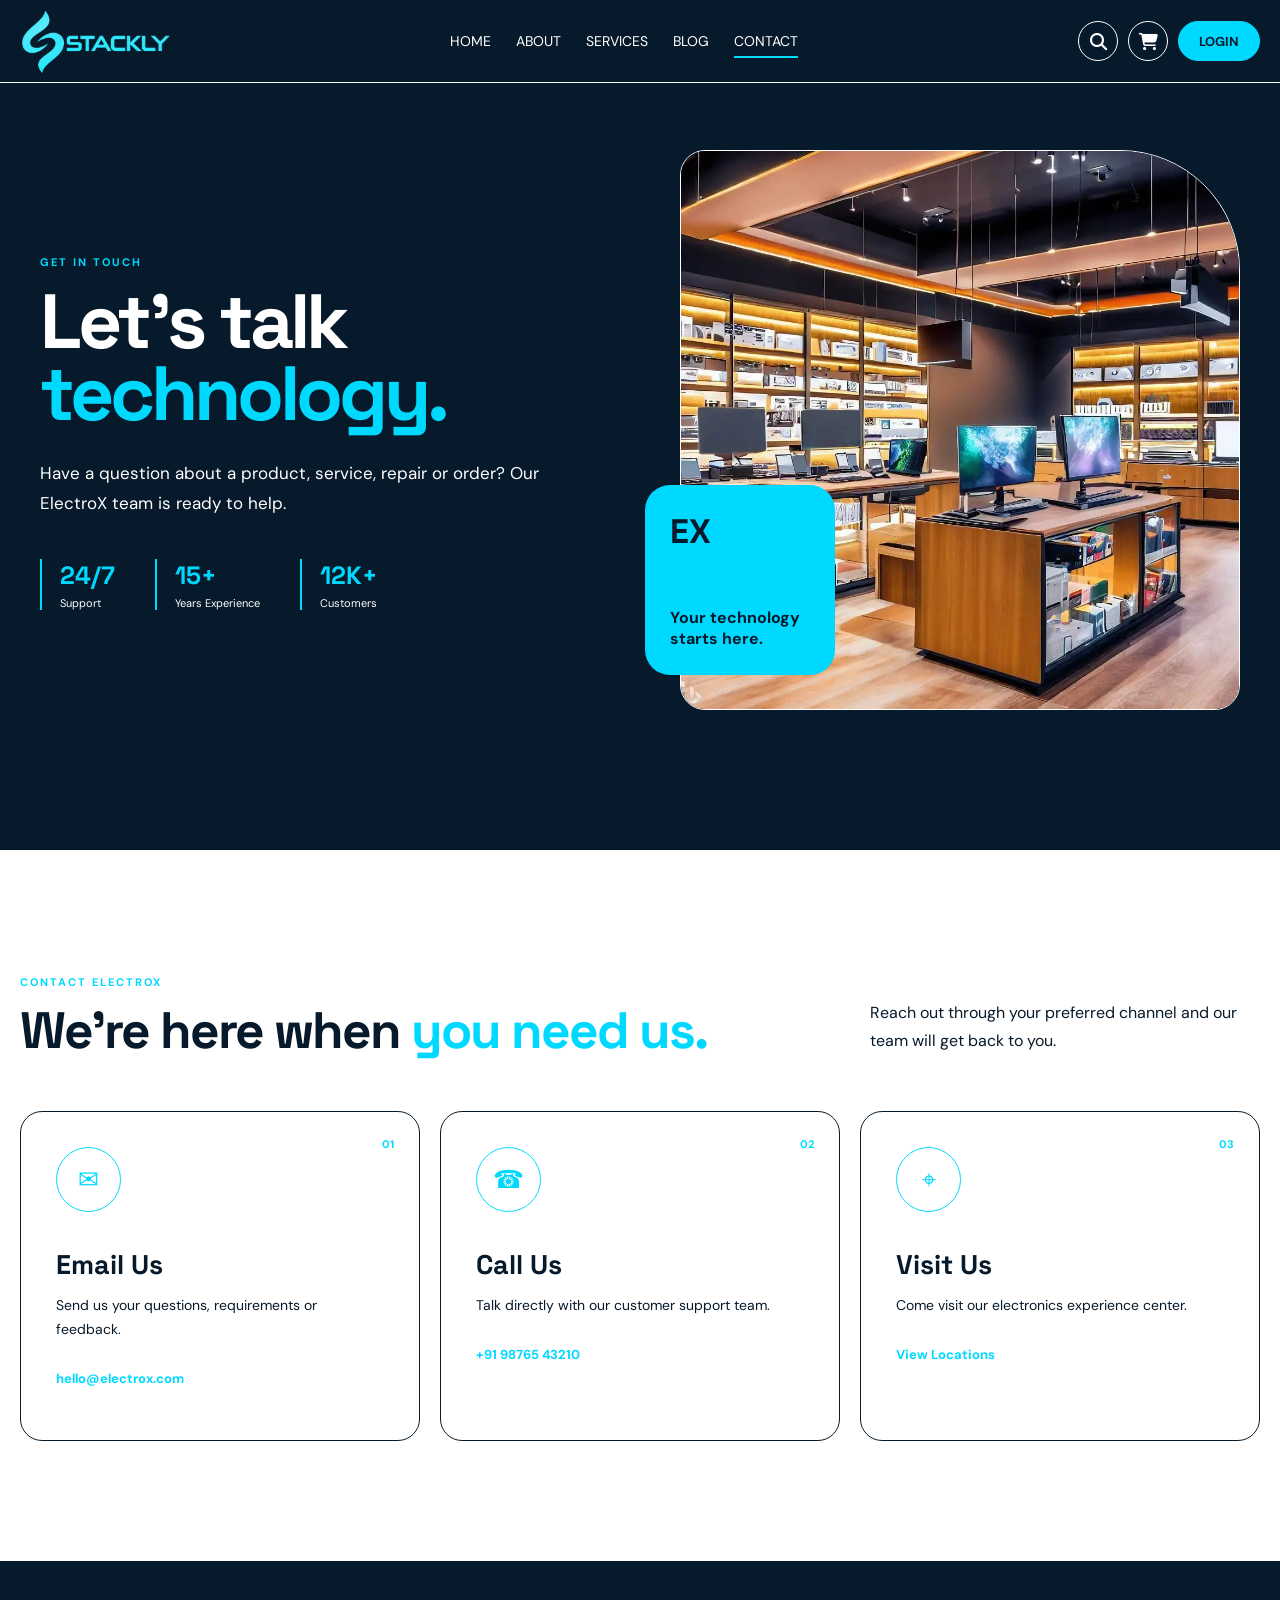
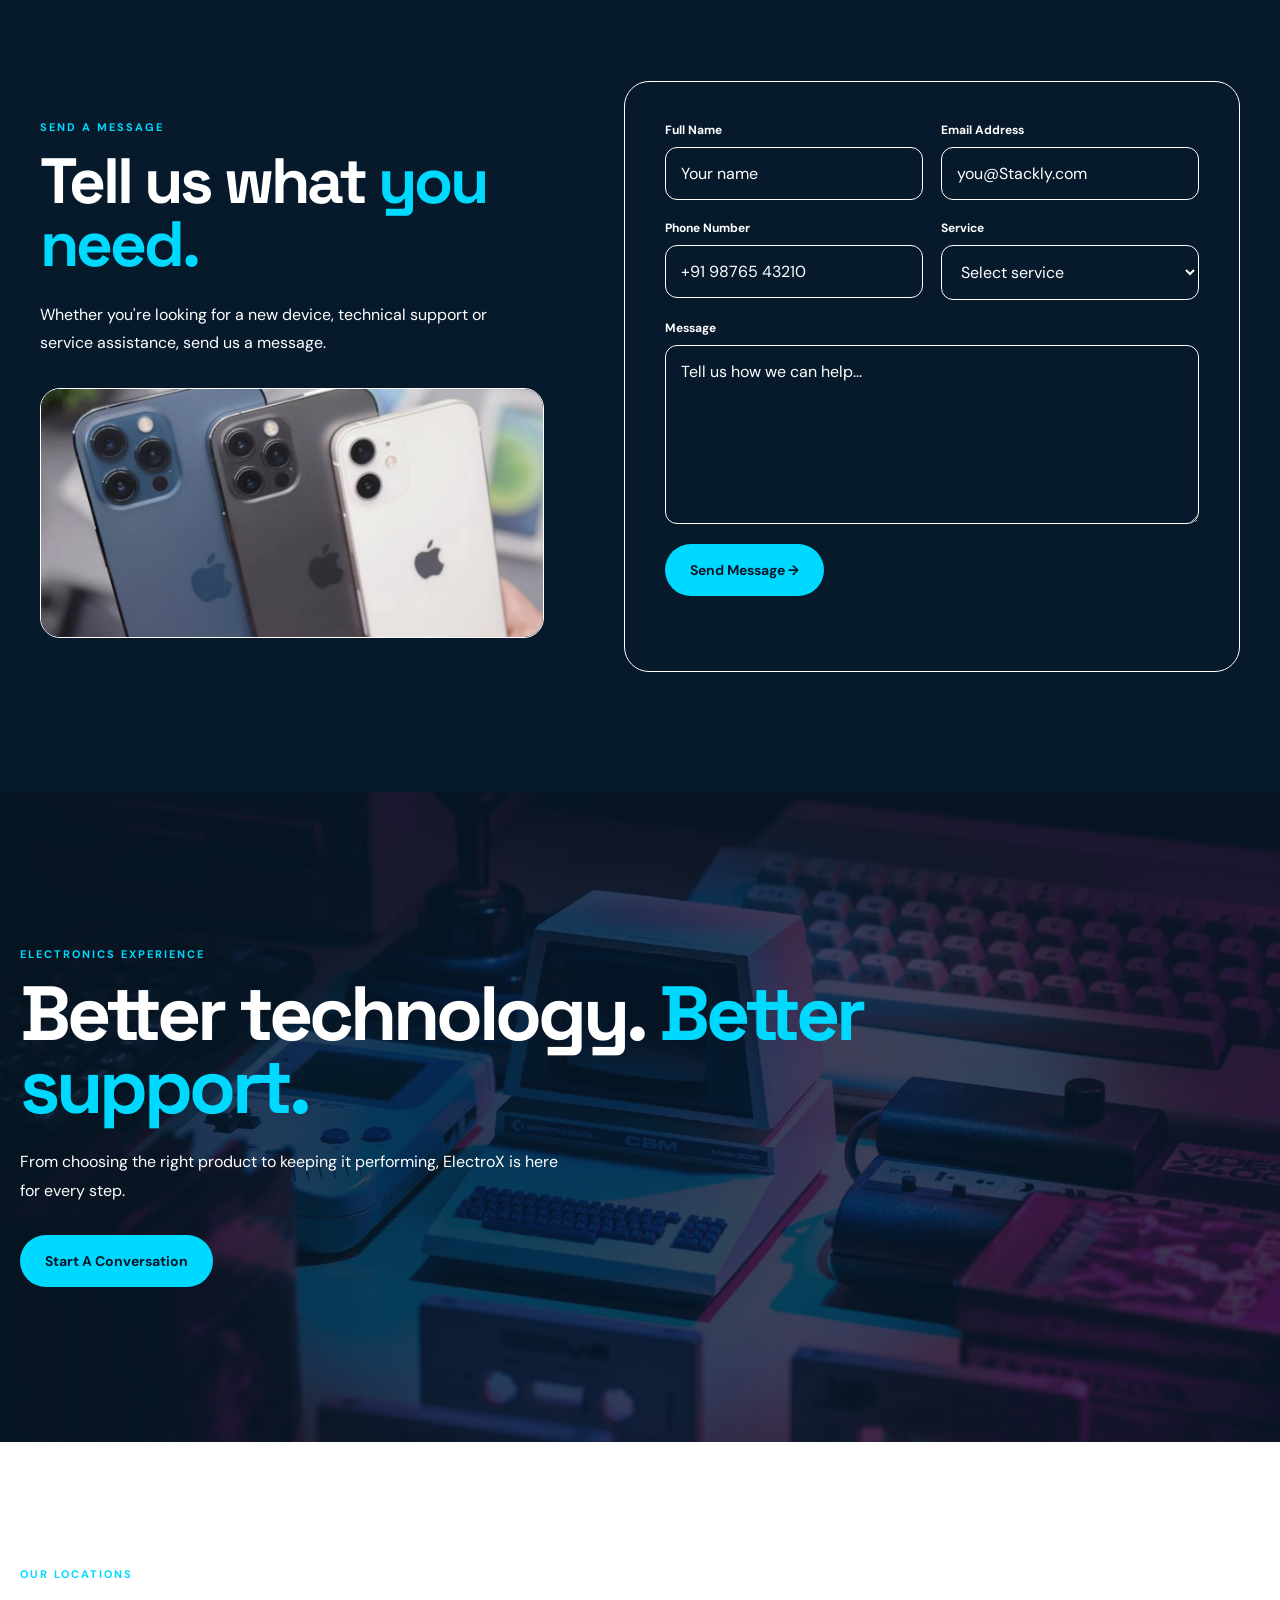
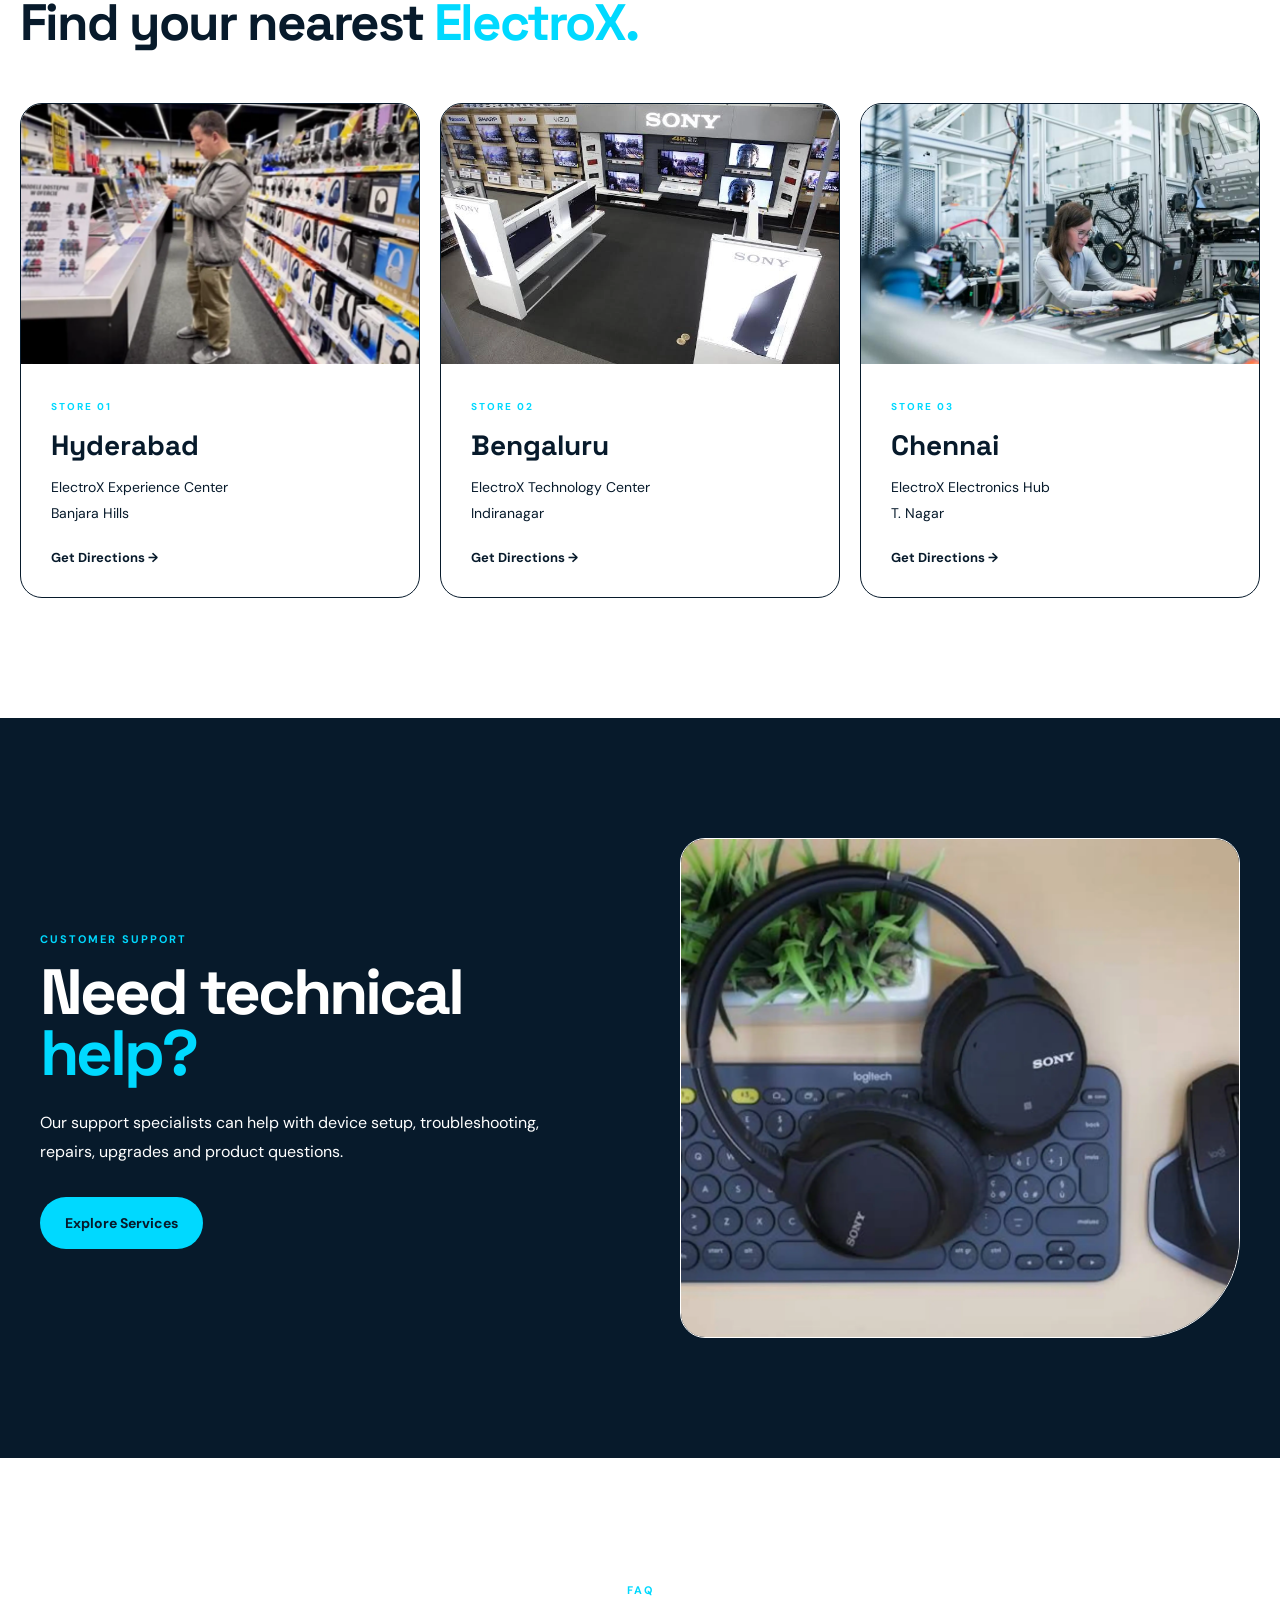
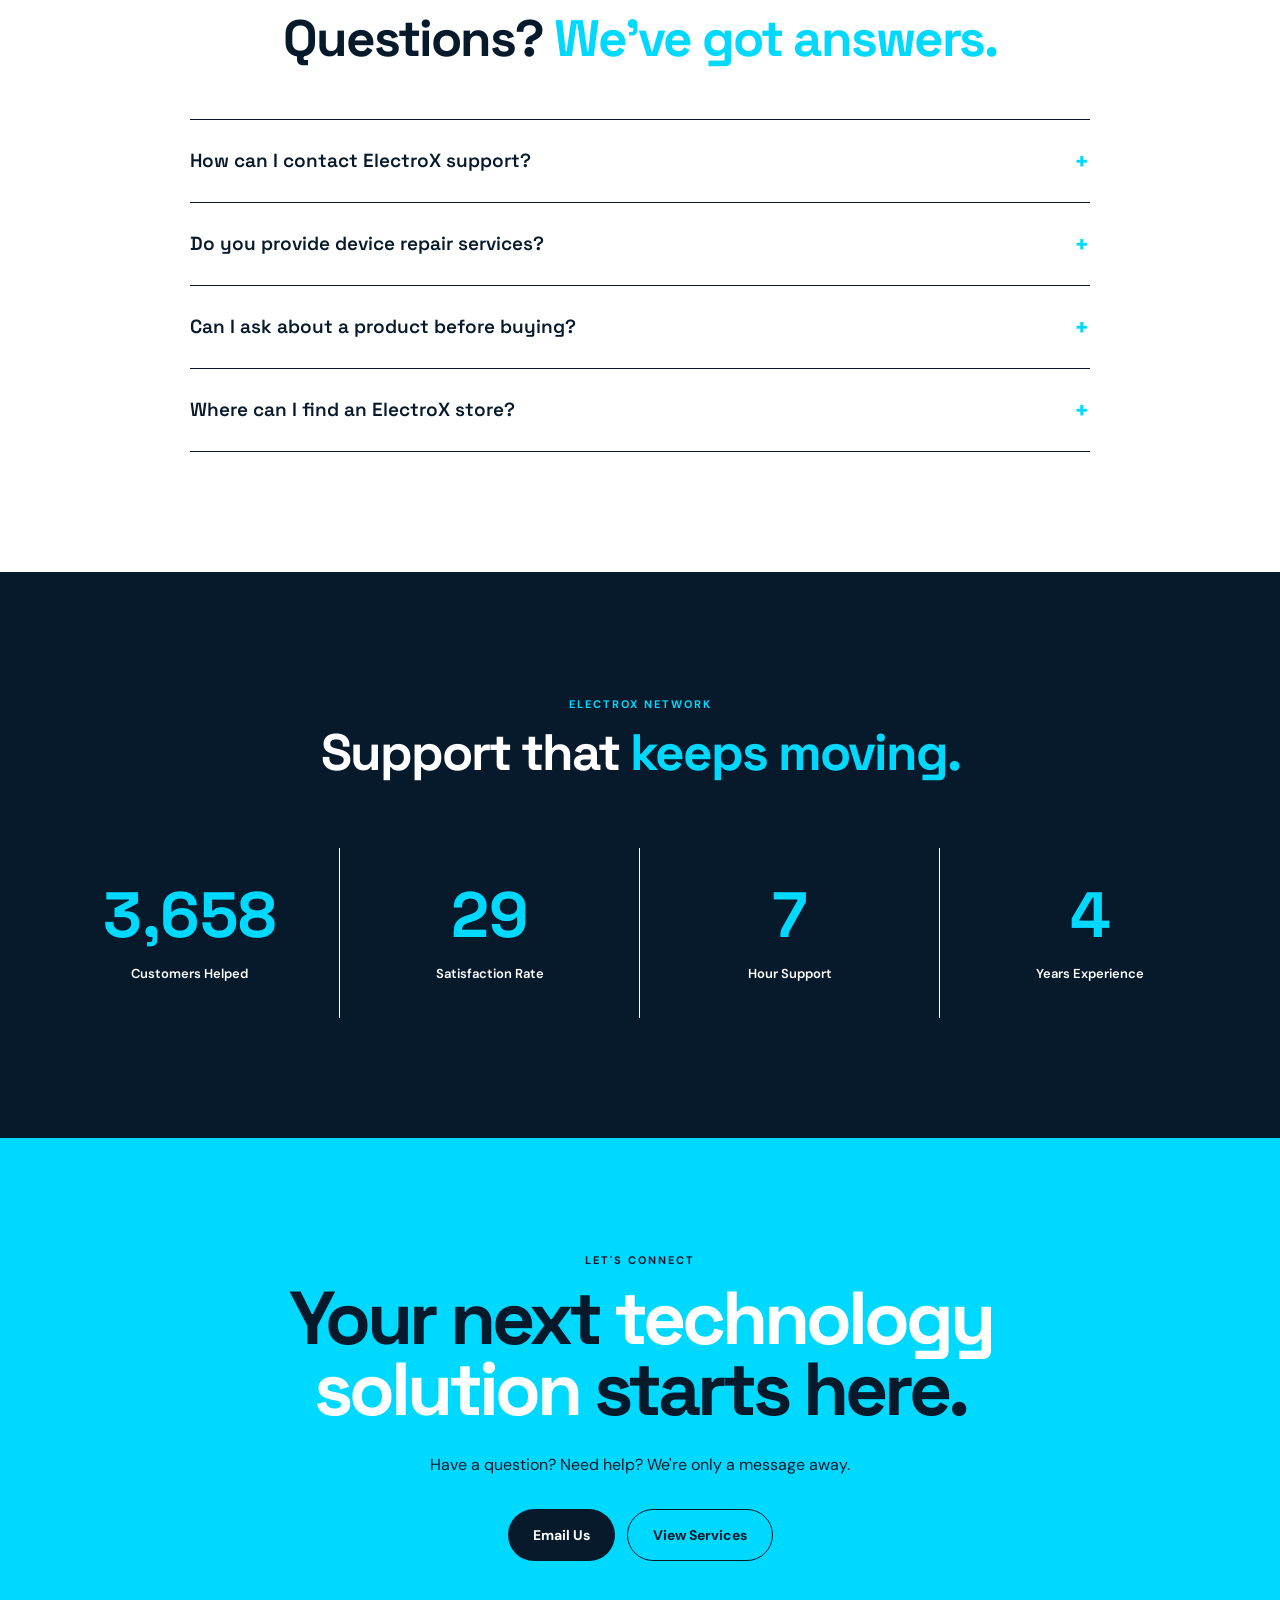
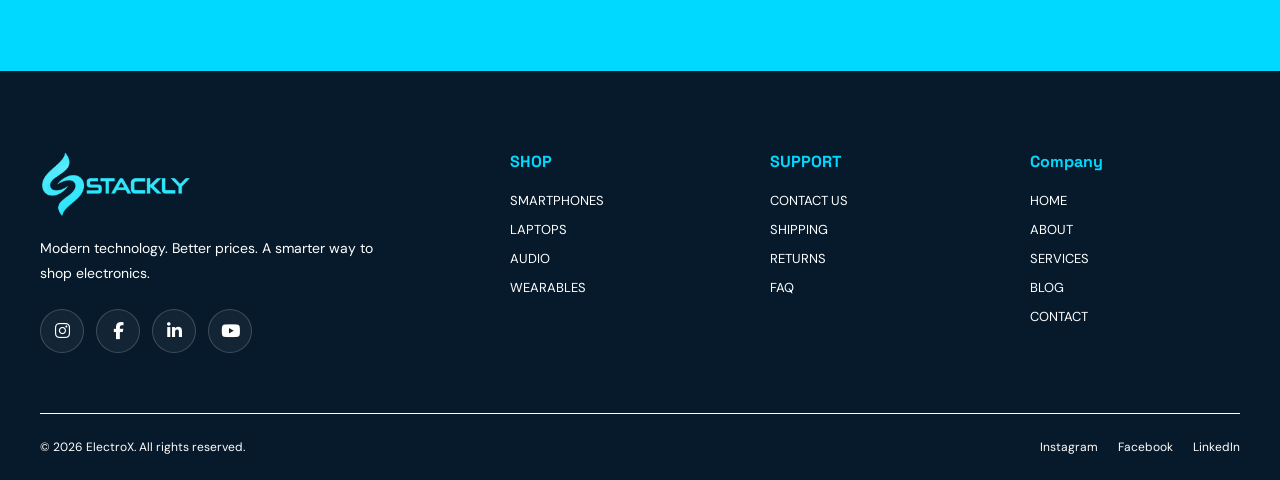
<file: contact.html>
<!DOCTYPE html>
<html lang="en">
<head>
    <meta charset="UTF-8">
    <meta name="viewport" content="width=device-width, initial-scale=1.0">

    <title>ElectroX | Contact</title>

    <link rel="preconnect" href="https://fonts.googleapis.com">
    <link rel="preconnect" href="https://fonts.gstatic.com" crossorigin>

    <link href="https://fonts.googleapis.com/css2?family=DM+Sans:wght@400;500;600;700&family=Space+Grotesk:wght@500;600;700&display=swap" rel="stylesheet">

    <link rel="stylesheet"
      href="https://cdnjs.cloudflare.com/ajax/libs/font-awesome/6.5.2/css/all.min.css">
    <link rel="stylesheet"
          href="https://unpkg.com/aos@2.3.4/dist/aos.css">

    <link rel="stylesheet" href="css/contact.css">
</head>

<body>

<!-- =====================================================
     HEADER
===================================================== -->
<header class="site-header">
    <div class="header-inner">

        <a href="index.html" class="logo" aria-label="ElectroX Home">
    <img src="assets/image.webp" alt="ElectroX Logo">
</a>

        <nav class="desktop-nav">
            <a href="index.html" >HOME</a>
            <a href="about.html">ABOUT</a>
            <a href="services.html">SERVICES</a>
            <a href="blog.html">BLOG</a>
            <a href="contact.html"class="active">CONTACT</a>
        </nav>

        <div class="header-actions">
            <a href="404.html"
   class="icon-btn"
   aria-label="Search"
   title="Search">
    <i class="fa-solid fa-magnifying-glass"></i>
</a>

<a href="404.html"
   class="icon-btn"
   aria-label="Shopping cart"
   title="Shopping cart">
    <i class="fa-solid fa-cart-shopping"></i>
</a>

            <!-- Login Button -->
            <a href="login.html" class="login-btn">LOGIN</a>

            <button class="menu-btn" aria-label="Open menu">☰</button>
        </div>

    </div>

    <nav class="mobile-nav">
        <a href="index.html">HOME</a>
        <a href="about.html">ABOUT</a>
        <a href="services.html">SERVICES</a>
        <a href="blog.html">BLOG</a>
        <a href="contact.html">CONTACT</a>
        <a href="login.html">LOGIN</a>
    </nav>
</header>


<main>

<!-- =====================================================
     SECTION 1 - CONTACT HERO
===================================================== -->

<section class="contact-hero">

    <div class="contact-hero-inner">

        <div class="hero-content"
             data-aos="fade-right">

            <span class="eyebrow">
                GET IN TOUCH
            </span>

            <h1>
                Let's talk
                <strong>technology.</strong>
            </h1>

            <p>
                Have a question about a product, service,
                repair or order? Our ElectroX team is ready
                to help.
            </p>

            <div class="hero-points">

                <div>
                    <span>24/7</span>
                    <p>Support</p>
                </div>

                <div>
                    <span>15+</span>
                    <p>Years Experience</p>
                </div>

                <div>
                    <span>12K+</span>
                    <p>Customers</p>
                </div>

            </div>

        </div>


        <div class="hero-image"
             data-aos="zoom-in">

            <img src="assets/image46.webp"
                 alt="Modern ElectroX office">

            <div class="hero-image-card">

                <span>EX</span>

                <p>
                    Your technology
                    starts here.
                </p>

            </div>

        </div>

    </div>

</section>


<!-- =====================================================
     SECTION 2 - CONTACT INFORMATION
===================================================== -->

<section class="contact-info-section">

    <div class="section-heading"
         data-aos="fade-up">

        <div>

            <span class="eyebrow">
                CONTACT ELECTROX
            </span>

            <h2>
                We're here when
                <strong>you need us.</strong>
            </h2>

        </div>

        <p>
            Reach out through your preferred channel
            and our team will get back to you.
        </p>

    </div>


    <div class="contact-info-grid">

        <article class="info-card"
                 data-aos="fade-up">

            <span class="info-number">
                01
            </span>

            <div class="info-icon">
                ✉
            </div>

            <h3>Email Us</h3>

            <p>
                Send us your questions,
                requirements or feedback.
            </p>

            <a href="mailto:hello@electrox.com">
                hello@electrox.com
            </a>

        </article>


        <article class="info-card"
                 data-aos="fade-up"
                 data-aos-delay="100">

            <span class="info-number">
                02
            </span>

            <div class="info-icon">
                ☎
            </div>

            <h3>Call Us</h3>

            <p>
                Talk directly with our
                customer support team.
            </p>

            <a href="tel:+919876543210">
                +91 98765 43210
            </a>

        </article>


        <article class="info-card"
                 data-aos="fade-up"
                 data-aos-delay="200">

            <span class="info-number">
                03
            </span>

            <div class="info-icon">
                ⌖
            </div>

            <h3>Visit Us</h3>

            <p>
                Come visit our electronics
                experience center.
            </p>

            <a href="404.html">
                View Locations
            </a>

        </article>

    </div>

</section>


<!-- =====================================================
     SECTION 3 - CONTACT FORM
===================================================== -->

<section class="form-section">

    <div class="form-layout">

        <div class="form-intro"
             data-aos="fade-right">

            <span class="eyebrow">
                SEND A MESSAGE
            </span>

            <h2>
                Tell us what
                <strong>you need.</strong>
            </h2>

            <p>
                Whether you're looking for a new device,
                technical support or service assistance,
                send us a message.
            </p>

            <div class="form-image">

                <img src="assets/image19.webp"
                     alt="ElectroX support team">

            </div>

        </div>


        <div class="contact-form-wrap"
             data-aos="fade-left">

            <form id="contactForm">

                <div class="form-row">

                    <div class="form-group">

                        <label for="name">
                            Full Name
                        </label>

                        <input type="text"
                               id="name"
                               name="name"
                               placeholder="Your name"
                               required>

                    </div>


                    <div class="form-group">

                        <label for="email">
                            Email Address
                        </label>

                        <input type="email"
                               id="email"
                               name="email"
                               placeholder="you@Stackly.com"
                               required>

                    </div>

                </div>


                <div class="form-row">

                    <div class="form-group">

                        <label for="phone">
                            Phone Number
                        </label>

                        <input type="tel"
                               id="phone"
                               name="phone"
                               placeholder="+91 98765 43210"
                               required>

                    </div>


                    <div class="form-group">

                        <label for="service">
                            Service
                        </label>

                        <select id="service"
                                name="service"
                                required>

                            <option value="">
                                Select service
                            </option>

                            <option value="product">
                                Product Inquiry
                            </option>

                            <option value="repair">
                                Device Repair
                            </option>

                            <option value="upgrade">
                                Device Upgrade
                            </option>

                            <option value="support">
                                Technical Support
                            </option>

                        </select>

                    </div>

                </div>


                <div class="form-group">

                    <label for="message">
                        Message
                    </label>

                    <textarea id="message"
                              name="message"
                              rows="7"
                              placeholder="Tell us how we can help..."
                              required></textarea>

                </div>


                <button type="submit"
                        class="btn btn-primary">
                    Send Message →
                </button>

                <p id="formMessage"
                   class="form-message">
                </p>

            </form>

        </div>

    </div>

</section>


<!-- =====================================================
     SECTION 4 - ELECTRONICS BANNER
===================================================== -->

<section class="contact-banner">

    <div class="banner-image">

        <img src="assets/image18.webp"
             alt="Classic and modern electronics">

    </div>

    <div class="banner-overlay"></div>

    <div class="banner-content"
         data-aos="fade-up">

        <span class="eyebrow">
            ELECTRONICS EXPERIENCE
        </span>

        <h2>
            Better technology.
            <strong>Better support.</strong>
        </h2>

        <p>
            From choosing the right product to keeping
            it performing, ElectroX is here for every step.
        </p>

        <a href="404.html"
           class="btn btn-primary">
            Start A Conversation
        </a>

    </div>

</section>


<!-- =====================================================
     SECTION 5 - LOCATIONS
===================================================== -->

<section class="locations-section"
         id="locations">

    <div class="section-heading"
         data-aos="fade-up">

        <div>

            <span class="eyebrow">
                OUR LOCATIONS
            </span>

            <h2>
                Find your nearest
                <strong>ElectroX.</strong>
            </h2>

        </div>

    </div>


    <div class="locations-grid">

        <article class="location-card"
                 data-aos="fade-up">

            <div class="location-image">

                <img src="assets/image24.webp"
                     alt="Electronics showroom">

            </div>

            <div class="location-content">

                <span>
                    STORE 01
                </span>

                <h3>
                    Hyderabad
                </h3>

                <p>
                    ElectroX Experience Center
                    <br>
                    Banjara Hills
                </p>

                <a href="404.html">
                    Get Directions →
                </a>

            </div>

        </article>


        <article class="location-card"
                 data-aos="fade-up"
                 data-aos-delay="100">

            <div class="location-image">

                <img src="assets/image25.webp"
                     alt="Electronics store interior">

            </div>

            <div class="location-content">

                <span>
                    STORE 02
                </span>

                <h3>
                    Bengaluru
                </h3>

                <p>
                    ElectroX Technology Center
                    <br>
                    Indiranagar
                </p>

                <a href="404.html">
                    Get Directions →
                </a>

            </div>

        </article>


        <article class="location-card"
                 data-aos="fade-up"
                 data-aos-delay="200">

            <div class="location-image">

                <img src="assets/image22.webp"
                     alt="Modern technology center">

            </div>

            <div class="location-content">

                <span>
                    STORE 03
                </span>

                <h3>
                    Chennai
                </h3>

                <p>
                    ElectroX Electronics Hub
                    <br>
                    T. Nagar
                </p>

                <a href="404.html">
                    Get Directions →
                </a>

            </div>

        </article>

    </div>

</section>


<!-- =====================================================
     SECTION 6 - SERVICE SUPPORT
===================================================== -->

<section class="support-section">

    <div class="support-inner">

        <div class="support-content"
             data-aos="fade-right">

            <span class="eyebrow">
                CUSTOMER SUPPORT
            </span>

            <h2>
                Need technical
                <strong>help?</strong>
            </h2>

            <p>
                Our support specialists can help with
                device setup, troubleshooting, repairs,
                upgrades and product questions.
            </p>

            <a href="404.html"
               class="btn btn-primary">
                Explore Services
            </a>

        </div>


        <div class="support-image"
             data-aos="zoom-in">

            <img src="assets/image21.webp"
                 alt="Electronics technician">

        </div>

    </div>

</section>


<!-- =====================================================
     SECTION 7 - FAQ
===================================================== -->

<section class="faq-section">

    <div class="section-heading center"
         data-aos="fade-up">

        <span class="eyebrow">
            FAQ
        </span>

        <h2>
            Questions?
            <strong>We've got answers.</strong>
        </h2>

    </div>


    <div class="faq-list">

        <div class="faq-item"
             data-aos="fade-up">

            <button class="faq-question"
                    aria-expanded="false">

                <span>
                    How can I contact ElectroX support?
                </span>

                <b>+</b>

            </button>

            <div class="faq-answer">

                <p>
                    You can contact our team through the
                    contact form, phone or email displayed
                    on this page.
                </p>

            </div>

        </div>


        <div class="faq-item"
             data-aos="fade-up"
             data-aos-delay="100">

            <button class="faq-question"
                    aria-expanded="false">

                <span>
                    Do you provide device repair services?
                </span>

                <b>+</b>

            </button>

            <div class="faq-answer">

                <p>
                    Yes. ElectroX provides support for
                    selected laptops, computers, smartphones
                    and electronic devices.
                </p>

            </div>

        </div>


        <div class="faq-item"
             data-aos="fade-up"
             data-aos-delay="200">

            <button class="faq-question"
                    aria-expanded="false">

                <span>
                    Can I ask about a product before buying?
                </span>

                <b>+</b>

            </button>

            <div class="faq-answer">

                <p>
                    Absolutely. Send us your product question
                    and our team can help you understand the
                    available options.
                </p>

            </div>

        </div>


        <div class="faq-item"
             data-aos="fade-up"
             data-aos-delay="300">

            <button class="faq-question"
                    aria-expanded="false">

                <span>
                    Where can I find an ElectroX store?
                </span>

                <b>+</b>

            </button>

            <div class="faq-answer">

                <p>
                    Our current experience-center locations
                    are displayed in the locations section
                    above.
                </p>

            </div>

        </div>

    </div>

</section>


<!-- =====================================================
     SECTION 8 - CONTACT STATS
===================================================== -->

<section class="contact-stats">

    <div class="stats-heading"
         data-aos="fade-up">

        <span class="eyebrow">
            ELECTROX NETWORK
        </span>

        <h2>
            Support that
            <strong>keeps moving.</strong>
        </h2>

    </div>


    <div class="stats-grid">

        <div class="stat-box"
             data-aos="zoom-in">

            <strong class="counter"
                    data-target="12000">
                0
            </strong>

            <span>
                Customers Helped
            </span>

        </div>


        <div class="stat-box"
             data-aos="zoom-in"
             data-aos-delay="100">

            <strong class="counter"
                    data-target="98">
                0
            </strong>

            <span>
                Satisfaction Rate
            </span>

        </div>


        <div class="stat-box"
             data-aos="zoom-in"
             data-aos-delay="200">

            <strong class="counter"
                    data-target="24">
                0
            </strong>

            <span>
                Hour Support
            </span>

        </div>


        <div class="stat-box"
             data-aos="zoom-in"
             data-aos-delay="300">

            <strong class="counter"
                    data-target="15">
                0
            </strong>

            <span>
                Years Experience
            </span>

        </div>

    </div>

</section>


<!-- =====================================================
     SECTION 9 - FINAL CTA
===================================================== -->

<section class="final-cta"
         data-aos="fade-up">

    <div class="final-cta-content">

        <span class="eyebrow dark">
            LET'S CONNECT
        </span>

        <h2>
            Your next
            <strong>technology solution</strong>
            starts here.
        </h2>

        <p>
            Have a question? Need help?
            We're only a message away.
        </p>

        <div class="cta-buttons">

            <a href="mailto:hello@stackly.com"
               class="btn btn-dark">
                Email Us
            </a>

            <a href="404.html"
               class="btn btn-light">
                View Services
            </a>

        </div>

    </div>

</section>

</main>


<!-- =====================================================
     FOOTER
===================================================== -->

<section>

<footer class="site-footer">

    <div class="footer-top">

    <div class="footer-brand">
    <a href="index.html" class="logo" aria-label="ElectroX Home">
        <img src="assets/image.webp" alt="ElectroX Logo">
    </a>

    <p>
        Modern technology. Better prices.
        A smarter way to shop electronics.
    </p>

    <div class="footer-social">
        <a href="404.html" class="social-btn" aria-label="Instagram" title="Instagram">
            <i class="fa-brands fa-instagram"></i>
        </a>

        <a href="404.html" class="social-btn" aria-label="Facebook" title="Facebook">
            <i class="fa-brands fa-facebook-f"></i>
        </a>

        <a href="404.html" class="social-btn" aria-label="LinkedIn" title="LinkedIn">
            <i class="fa-brands fa-linkedin-in"></i>
        </a>

        <a href="404.html" class="social-btn" aria-label="YouTube" title="YouTube">
            <i class="fa-brands fa-youtube"></i>
        </a>
    </div>
</div>

        <div class="footer-column">
            <h4>SHOP</h4>
            <a href="404.html">SMARTPHONES</a>
            <a href="404.html">LAPTOPS</a>
            <a href="404.html">AUDIO</a>
            <a href="404.html">WEARABLES</a>
        </div>

        <div class="footer-column">
            <h4>SUPPORT</h4>
            <a href="404.html">CONTACT US</a>
            <a href="404.html">SHIPPING</a>
            <a href="404.html">RETURNS</a>
            <a href="404.html">FAQ</a>
        </div>

        <div class="footer-column">
            <h4>Company</h4>
            <a href="index.html">HOME</a>
            <a href="about.html">ABOUT</a>
            <a href="services.html">SERVICES</a>
            <a href="blog.html">BLOG</a>
            <a href="contact.html">CONTACT</a>
        </div>

    </div>

    <div class="footer-bottom">
        <p>© 2026 ElectroX. All rights reserved.</p>

        <div>
            <a href="404.html">Instagram</a>
            <a href="404.html">Facebook</a>
            <a href="404.html">LinkedIn</a>
        </div>
    </div>

</footer>
</section>


<button class="back-top" id="backTop" aria-label="Back to top">↑</button>




<button class="back-top"
        aria-label="Back to top"
        title="Back to top">
    ↑
</button>


<script src="https://unpkg.com/aos@2.3.4/dist/aos.js"></script>
<script src="js/contact.js"></script>

</body>
</html>
</file>
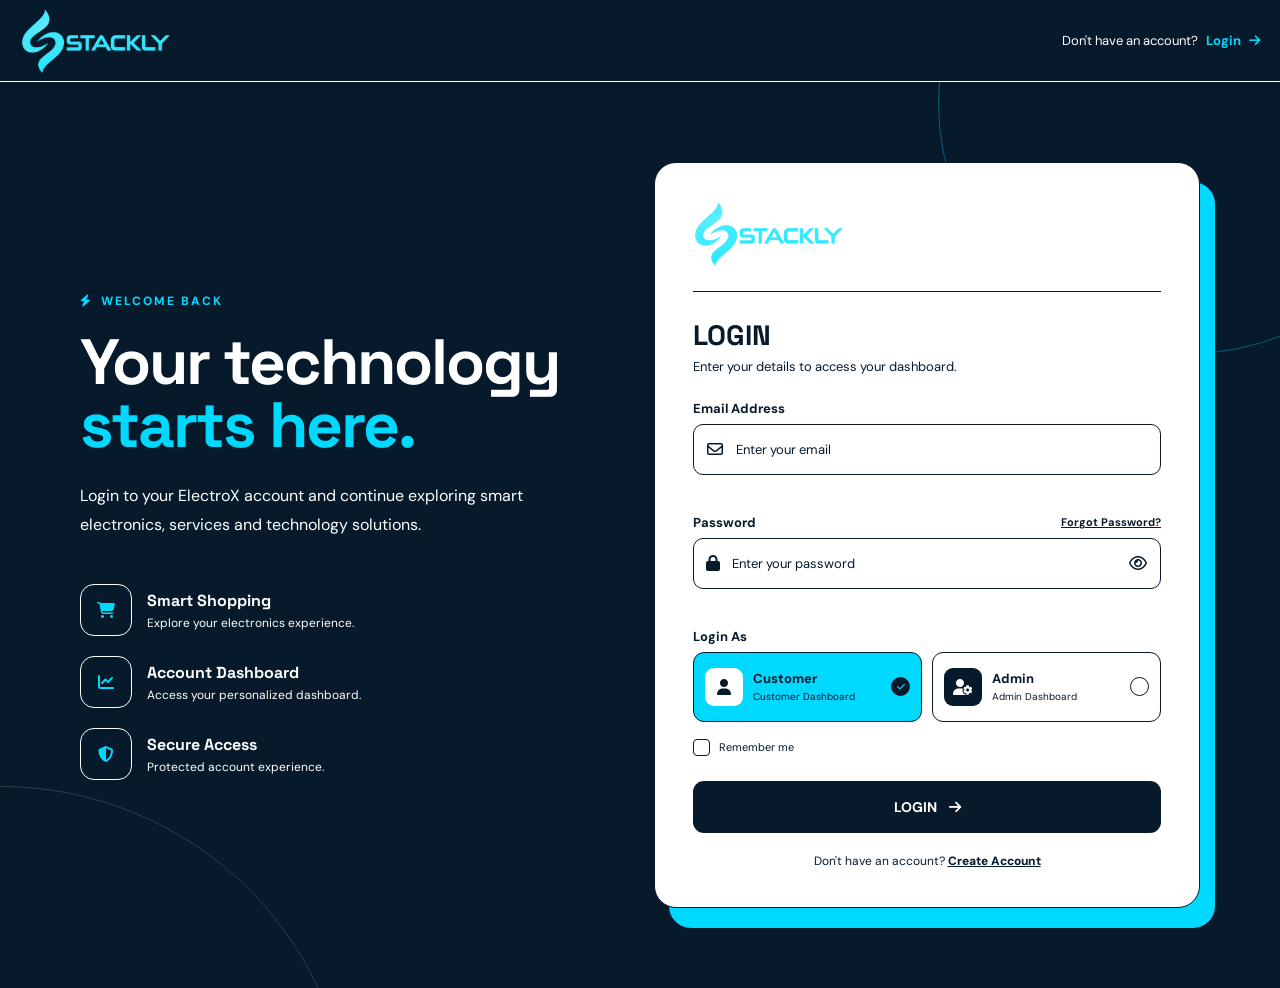
<file: login.html>
<!DOCTYPE html>
<html lang="en">
<head>
    <meta charset="UTF-8">
    <meta name="viewport" content="width=device-width, initial-scale=1.0">

    <title>ElectroX | Login</title>

    <!-- Google Fonts -->
    <link rel="preconnect" href="https://fonts.googleapis.com">
    <link rel="preconnect" href="https://fonts.gstatic.com" crossorigin>

    <link href="https://fonts.googleapis.com/css2?family=DM+Sans:wght@400;500;600;700&family=Space+Grotesk:wght@500;600;700&display=swap"
          rel="stylesheet">

    <!-- Font Awesome -->
    <link rel="stylesheet"
          href="https://cdnjs.cloudflare.com/ajax/libs/font-awesome/6.5.2/css/all.min.css">

    <!-- AOS -->
    <link rel="stylesheet"
          href="https://unpkg.com/aos@2.3.4/dist/aos.css">

    <!-- Login CSS -->
    <link rel="stylesheet" href="css/login.css">
</head>

<body>

    <!-- =========================================
         HEADER
         ========================================= -->

    <header class="site-header">

        <div class="header-inner">

          
        <a href="index.html" class="logo" aria-label="ElectroX Home">
    <img src="assets/image.webp" alt="ElectroX Logo">
</a>

            <a href="signup.html" class="signup-link">
                <span>Don't have an account?</span>
                <strong>Login</strong>
                <i class="fa-solid fa-arrow-right"></i>
            </a>

        </div>

    </header>


    <!-- =========================================
         LOGIN MAIN
         ========================================= -->

    <main>

        <section class="login-section">

            <div class="login-container">

                <!-- =================================
                     LEFT CONTENT
                     ================================= -->

                <div class="login-intro"
                     data-aos="fade-right">

                    <span class="eyebrow">
                        <i class="fa-solid fa-bolt"></i>
                        WELCOME BACK
                    </span>

                    <h1>
                        Your technology
                        <span>starts here.</span>
                    </h1>

                    <p>
                        Login to your ElectroX account and
                        continue exploring smart electronics,
                        services and technology solutions.
                    </p>


                    <!-- Features -->

                    <div class="intro-features">

                        <div class="intro-feature">

                            <div class="intro-icon">
                                <i class="fa-solid fa-cart-shopping"></i>
                            </div>

                            <div>
                                <h3>Smart Shopping</h3>
                                <p>
                                    Explore your electronics
                                    experience.
                                </p>
                            </div>

                        </div>


                        <div class="intro-feature">

                            <div class="intro-icon">
                                <i class="fa-solid fa-chart-line"></i>
                            </div>

                            <div>
                                <h3>Account Dashboard</h3>
                                <p>
                                    Access your personalized
                                    dashboard.
                                </p>
                            </div>

                        </div>


                        <div class="intro-feature">

                            <div class="intro-icon">
                                <i class="fa-solid fa-shield-halved"></i>
                            </div>

                            <div>
                                <h3>Secure Access</h3>
                                <p>
                                    Protected account experience.
                                </p>
                            </div>

                        </div>

                    </div>

                </div>


                <!-- =================================
                     LOGIN CARD
                     ================================= -->

                <div class="login-card"
                     data-aos="fade-left">

                    <!-- Card Logo -->

                    <div class="login-brand">

                             <a href="index.html" class="logo" aria-label="ElectroX Home">
    <img src="assets/image.webp" alt="ElectroX Logo">
</a>

                    </div>


                    <div class="login-heading">

                        <h3> LOGIN</h3>

                        <p>
                            Enter your details to access
                            your dashboard.
                        </p>

                    </div>


                    <!-- Login Form -->

                    <form id="loginForm" novalidate>

                        <!-- Email -->

                        <div class="form-group">

                            <label for="email">
                                Email Address
                            </label>

                            <div class="input-box">

                                <i class="fa-regular fa-envelope"></i>

                                <input
                                    type="email"
                                    id="email"
                                    placeholder="Enter your email"
                                    autocomplete="email"
                                    required
                                >

                            </div>

                            <small
                                class="error-message"
                                id="emailError">
                            </small>

                        </div>


                        <!-- Password -->

                        <div class="form-group">

                            <div class="label-row">

                                <label for="password">
                                    Password
                                </label>

                                <a href="404.html"
                                   id="forgotPassword">
                                    Forgot Password?
                                </a>

                            </div>

                            <div class="input-box">

                                <i class="fa-solid fa-lock"></i>

                                <input
                                    type="password"
                                    id="password"
                                    placeholder="Enter your password"
                                    autocomplete="current-password"
                                    required
                                >

                                <button
                                    type="button"
                                    class="password-toggle"
                                    id="passwordToggle"
                                    aria-label="Show password"
                                    title="Show password">

                                    <i class="fa-regular fa-eye"></i>

                                </button>

                            </div>

                            <small
                                class="error-message"
                                id="passwordError">
                            </small>

                        </div>


                        <!-- Role -->

                        <div class="form-group">

                            <label>
                                Login As
                            </label>

                            <div class="role-grid">

                                <!-- Customer -->

                                <label class="role-option">

                                    <input
                                        type="radio"
                                        name="role"
                                        value="customer"
                                        checked
                                    >

                                    <span class="role-card">

                                        <span class="role-icon">
                                            <i class="fa-solid fa-user"></i>
                                        </span>

                                        <span class="role-content">

                                            <strong>
                                                Customer
                                            </strong>

                                            <small>
                                                Customer Dashboard
                                            </small>

                                        </span>

                                        <span class="role-check">
                                            <i class="fa-solid fa-check"></i>
                                        </span>

                                    </span>

                                </label>


                                <!-- Admin -->

                                <label class="role-option">

                                    <input
                                        type="radio"
                                        name="role"
                                        value="admin"
                                    >

                                    <span class="role-card">

                                        <span class="role-icon">
                                            <i class="fa-solid fa-user-gear"></i>
                                        </span>

                                        <span class="role-content">

                                            <strong>
                                                Admin
                                            </strong>

                                            <small>
                                                Admin Dashboard
                                            </small>

                                        </span>

                                        <span class="role-check">
                                            <i class="fa-solid fa-check"></i>
                                        </span>

                                    </span>

                                </label>

                            </div>

                        </div>


                        <!-- Remember -->

                        <div class="remember-row">

                            <label class="remember-label">

                                <input
                                    type="checkbox"
                                    id="rememberMe"
                                >

                                <span class="custom-checkbox">
                                    <i class="fa-solid fa-check"></i>
                                </span>

                                <span>
                                    Remember me
                                </span>

                            </label>

                        </div>


                        <!-- Login Button -->

                        <button
                            type="submit"
                            class="login-btn">

                            <span>LOGIN</span>

                            <i class="fa-solid fa-arrow-right"></i>

                        </button>


                        <!-- Status -->

                        <div
                            class="status-message"
                            id="statusMessage">

                            <i class="fa-solid fa-circle-check"></i>

                            <span>
                                Login successful.
                            </span>

                        </div>


                        <!-- Signup -->

                        <div class="signup-text">

                            Don't have an account?

                            <a href="signup.html">
                                Create Account
                            </a>

                        </div>

                    </form>

                </div>

            </div>

        </section>



    </main>




    <!-- AOS JS -->

    <script src="https://unpkg.com/aos@2.3.4/dist/aos.js"></script>

    <!-- Login JS -->

    <script src="js/login.js"></script>

</body>
</html>
</file>
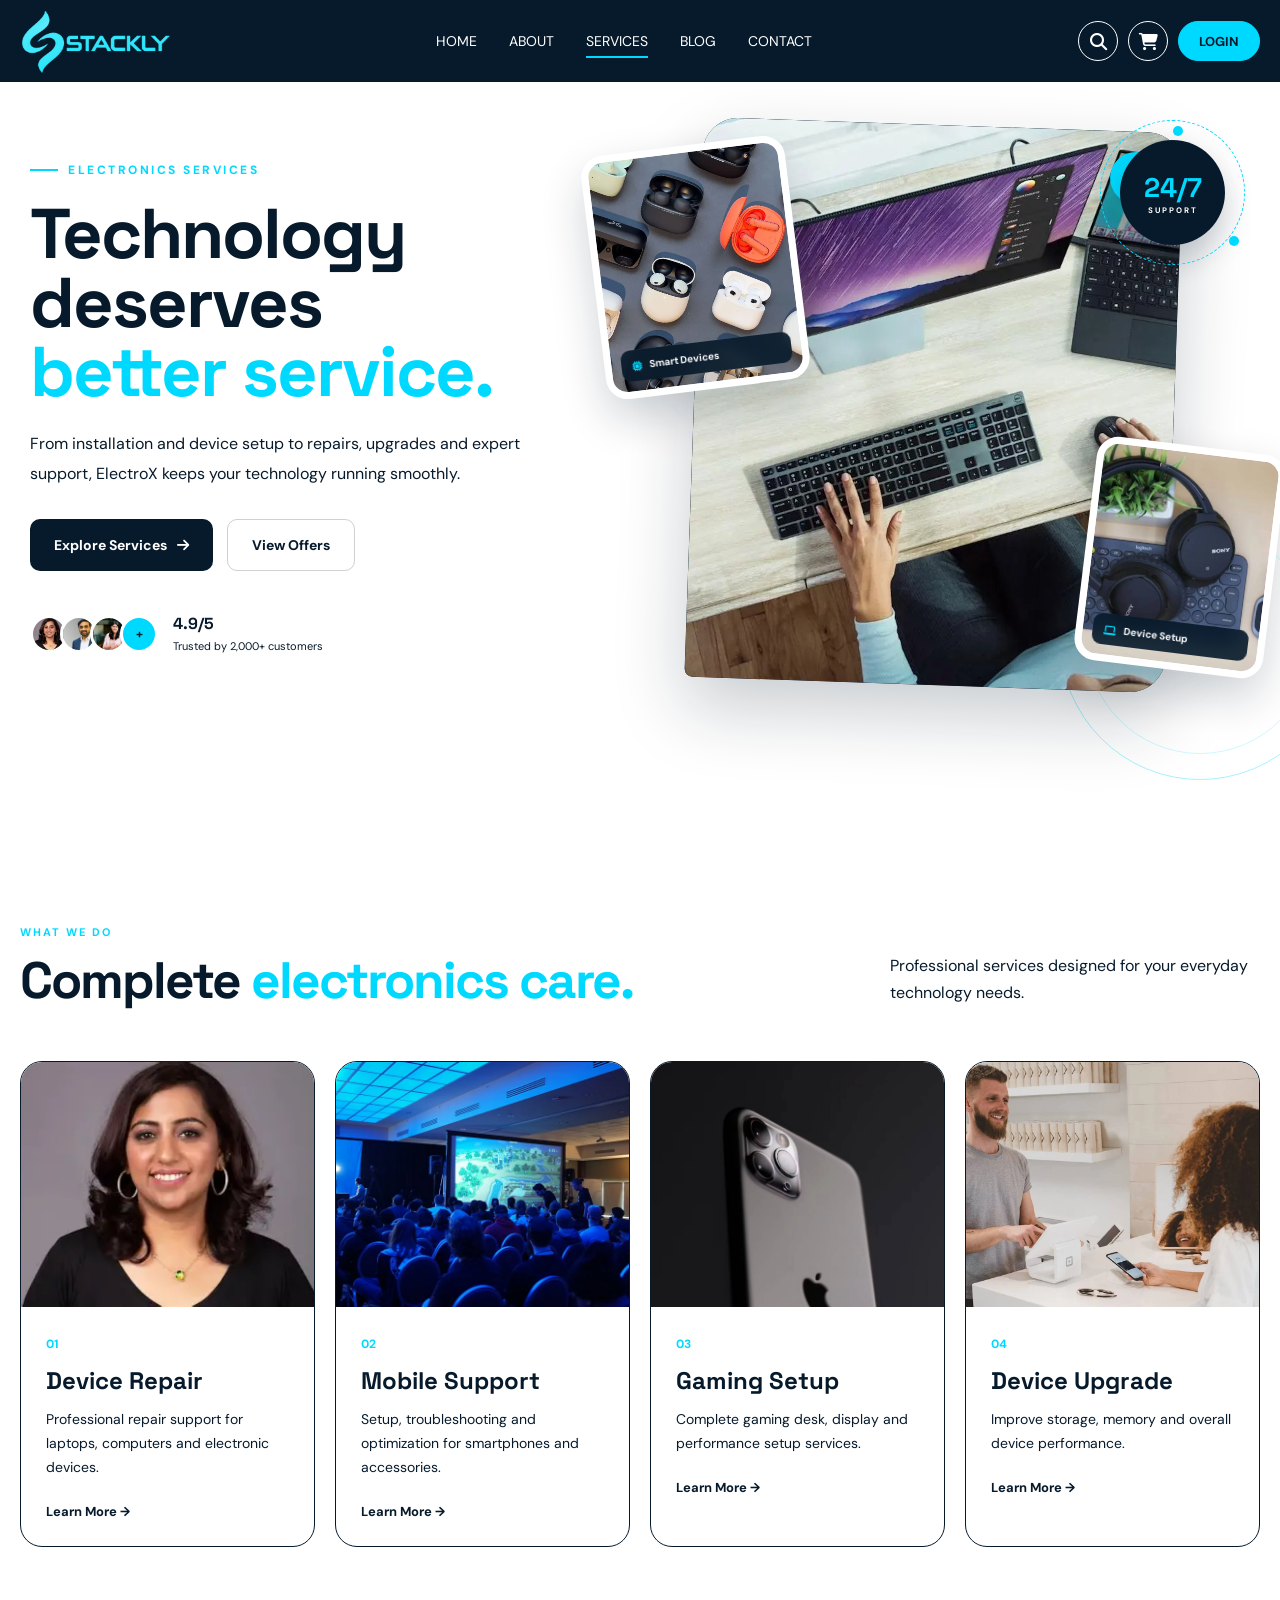
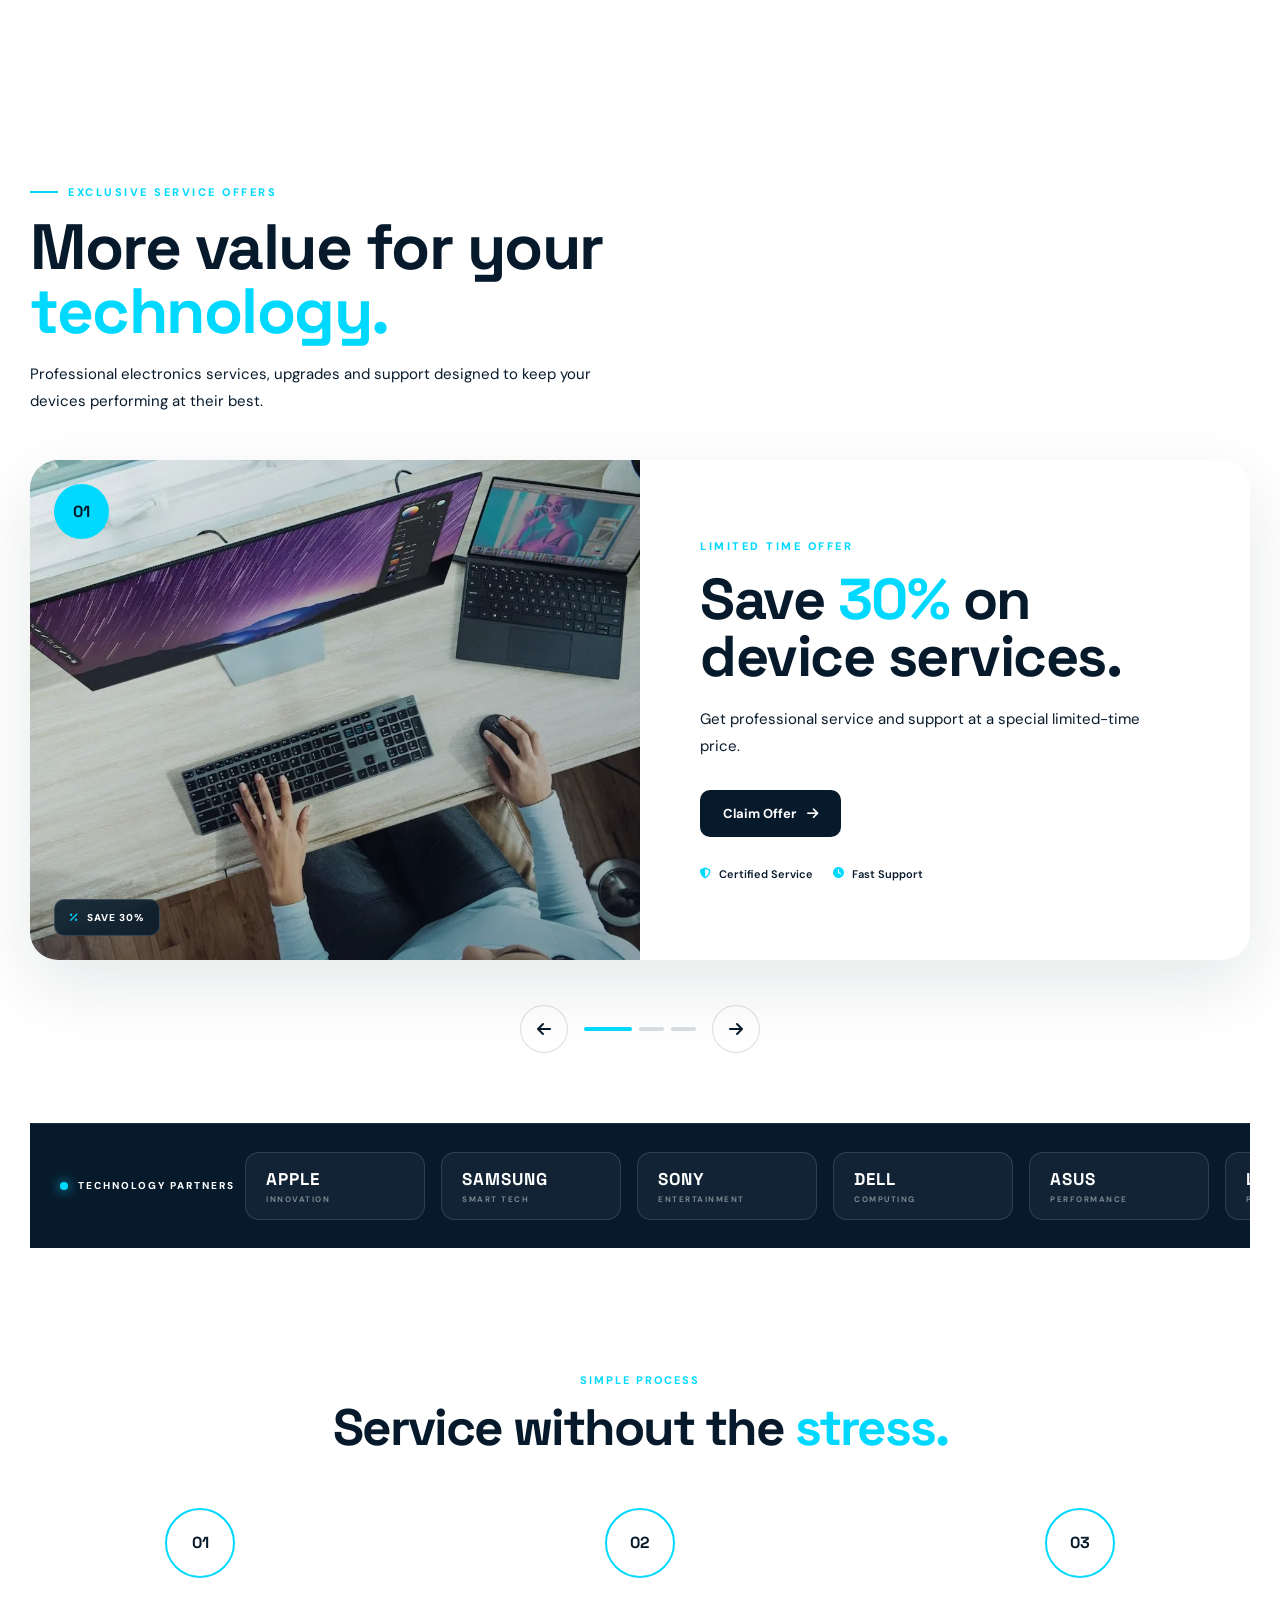
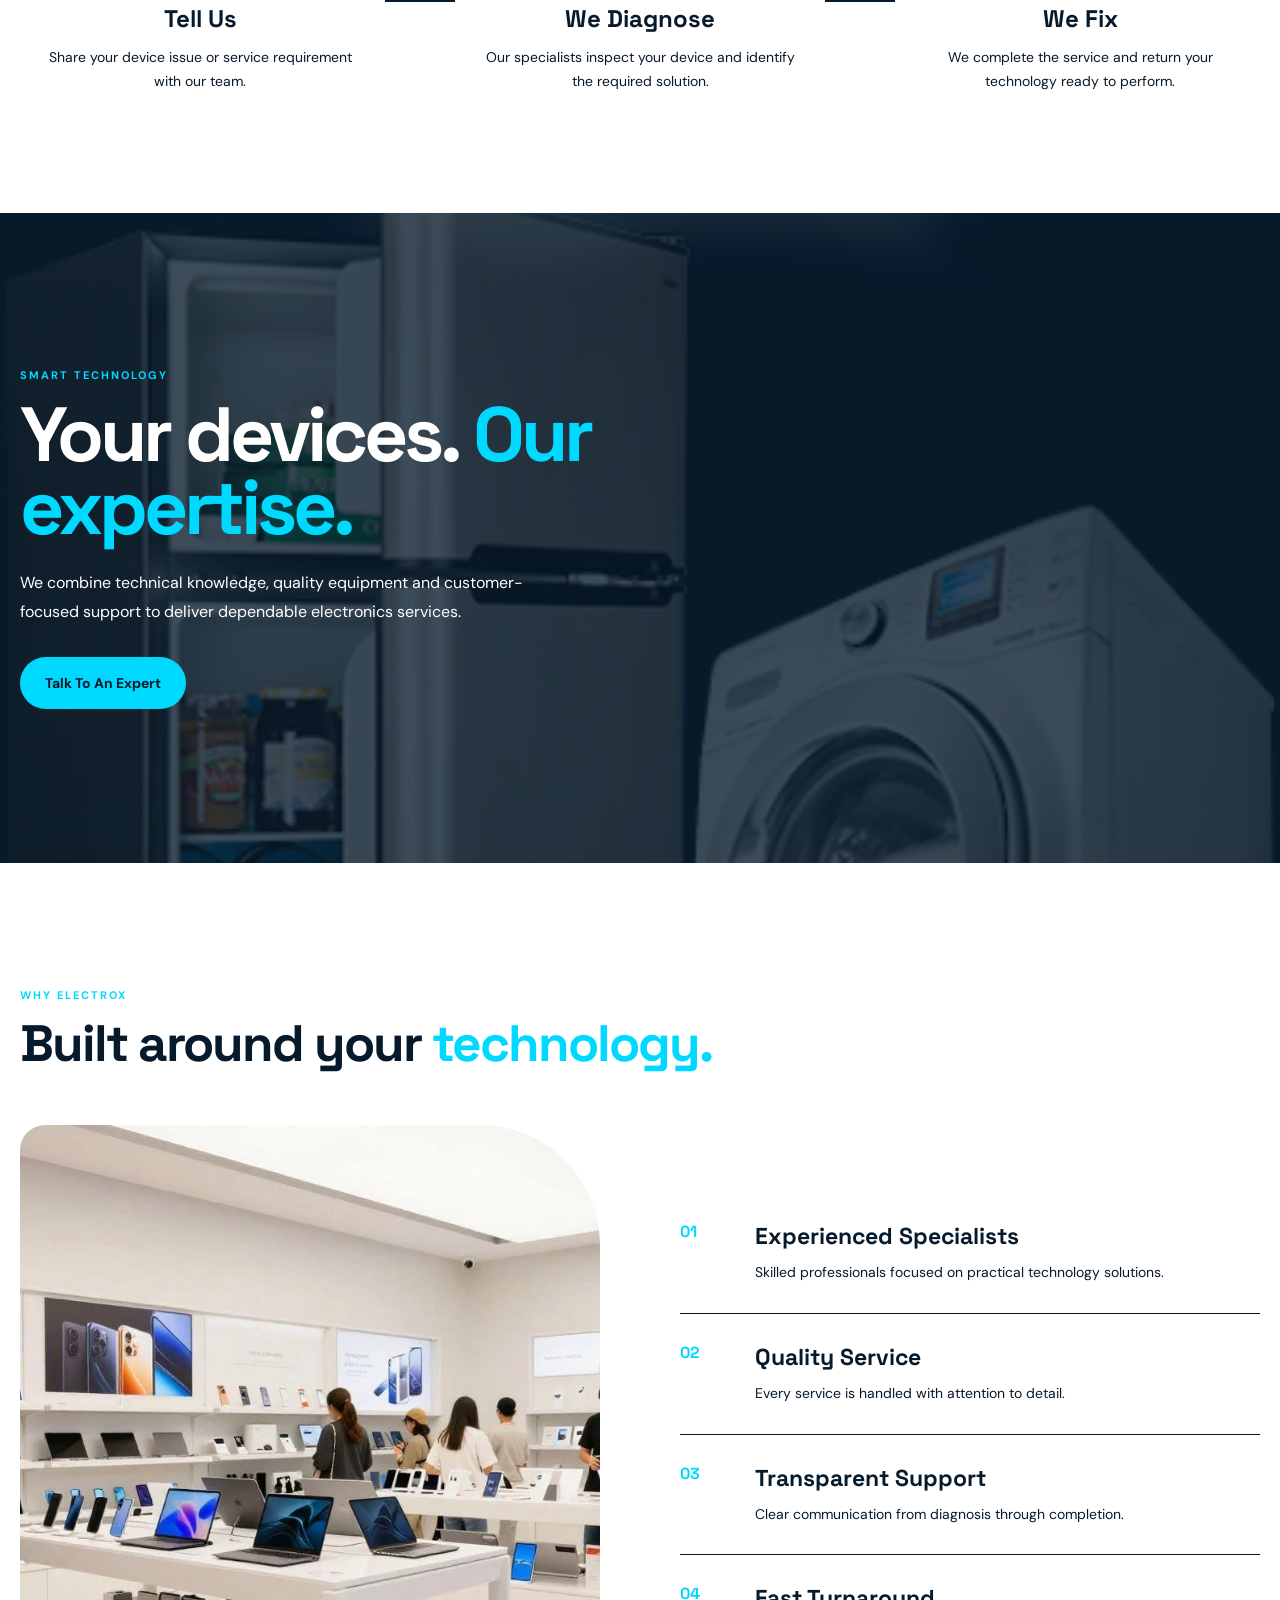
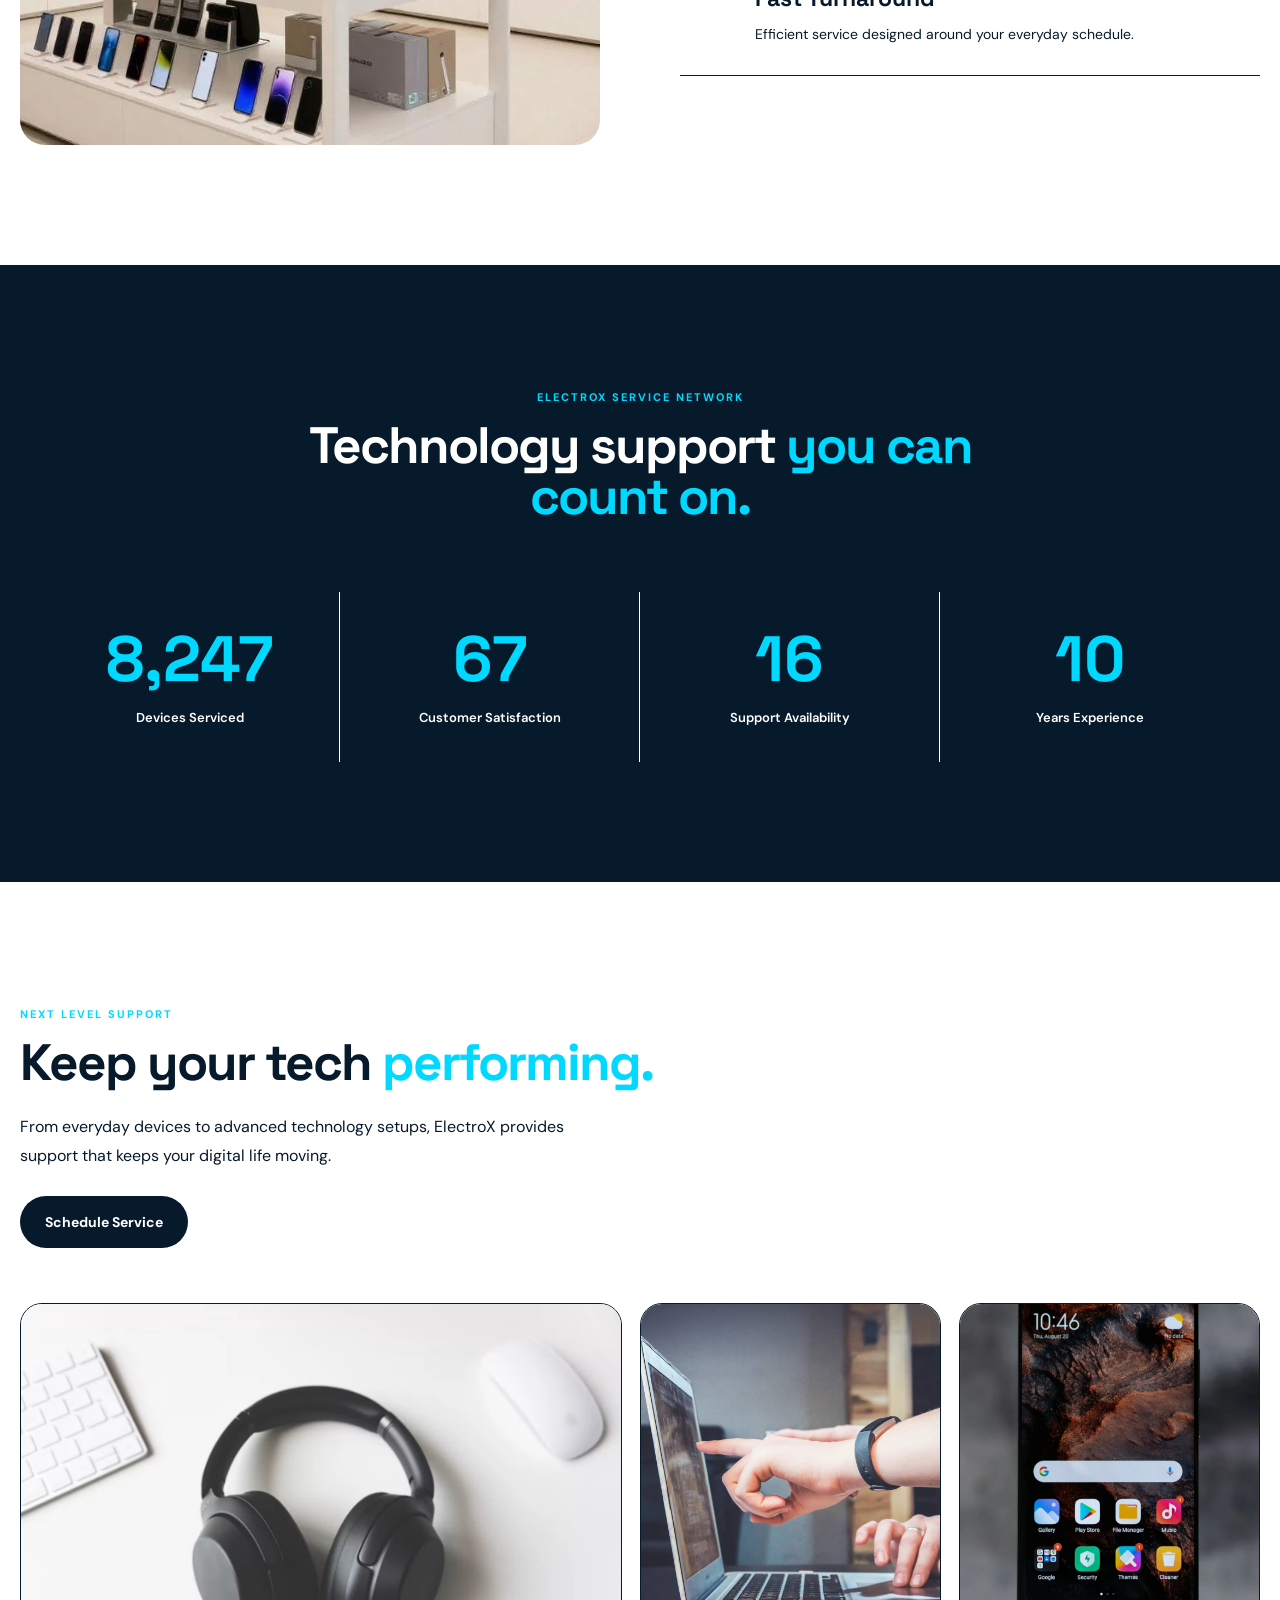
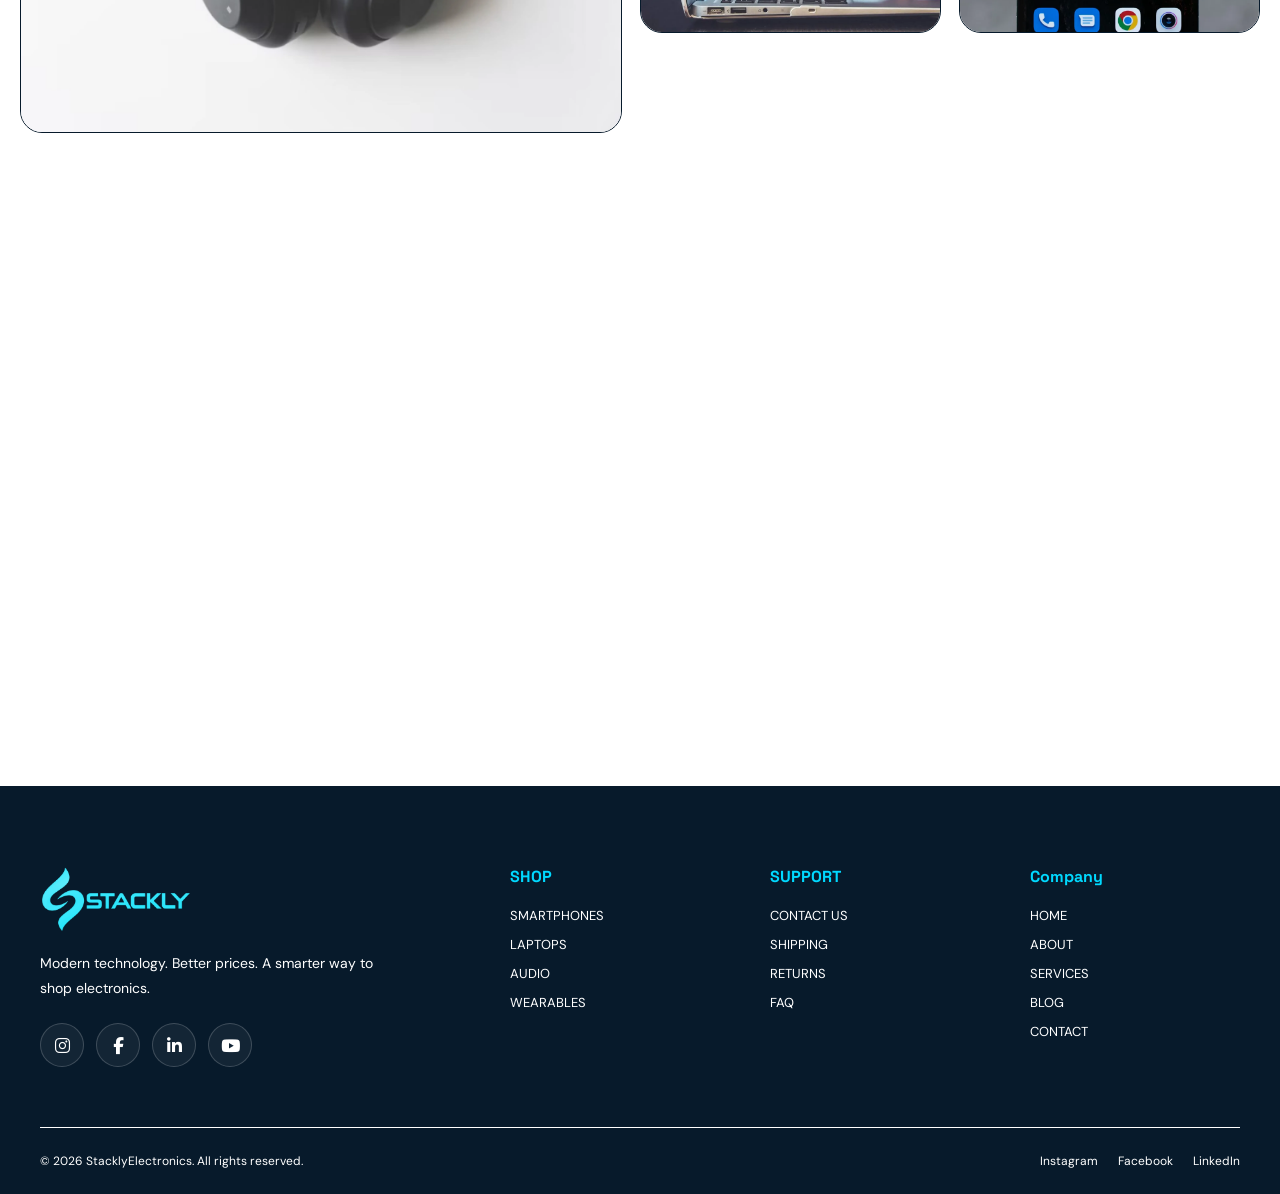
<file: services.html>
<!DOCTYPE html>
<html lang="en">
<head>
    <meta charset="UTF-8">
    <meta name="viewport" content="width=device-width, initial-scale=1.0">

    <title>ElectroX | Services</title>

    <link rel="preconnect" href="https://fonts.googleapis.com">
    <link rel="preconnect" href="https://fonts.gstatic.com" crossorigin>
    <link href="https://fonts.googleapis.com/css2?family=DM+Sans:wght@400;500;600;700&family=Space+Grotesk:wght@500;600;700&display=swap" rel="stylesheet">

    <link rel="stylesheet" href="css/services.css">
    <link rel="stylesheet"
      href="https://cdnjs.cloudflare.com/ajax/libs/font-awesome/6.5.2/css/all.min.css">

    <link rel="stylesheet"
          href="https://unpkg.com/aos@2.3.4/dist/aos.css">
</head>

<body>

<!-- ================= HEADER ================= -->
<header class="site-header">
    <div class="header-inner">

        <a href="index.html" class="logo" aria-label="ElectroX Home">
    <img src="assets/image.webp" alt="ElectroX Logo">
</a>

        <nav class="desktop-nav">
            <a href="index.html" >HOME</a>
            <a href="about.html">ABOUT</a>
            <a href="services.html"class="active">SERVICES</a>
            <a href="blog.html">BLOG</a>
            <a href="contact.html">CONTACT</a>
        </nav>

        <div class="header-actions">
          <a href="404.html"
   class="icon-btn"
   aria-label="Search"
   title="Search">
    <i class="fa-solid fa-magnifying-glass"></i>
</a>

<a href="404.html"
   class="icon-btn"
   aria-label="Shopping cart"
   title="Shopping cart">
    <i class="fa-solid fa-cart-shopping"></i>
</a>

            <!-- Login Button -->
            <a href="login.html" class="login-btn">LOGIN</a>

            <button class="menu-btn" aria-label="Open menu">☰</button>
        </div>

    </div>

    <nav class="mobile-nav">
        <a href="index.html">HOME</a>
        <a href="about.html">ABOUT</a>
        <a href="services.html">SERVICES</a>
        <a href="blog.html">BLOG</a>
        <a href="contact.html">CONTACT</a>
        <a href="login.html">LOGIN</a>
    </nav>
</header>


<main>

<!-- ================= SECTION 1 : HERO ================= -->
<section class="service-hero">

    <!-- Hero Content -->
    <div class="service-hero-content" data-aos="fade-right">

        <span class="service-eyebrow">
            <span></span>
            ELECTRONICS SERVICES
        </span>

        <h1>
            Technology deserves
            <strong>better service.</strong>
        </h1>

        <p>
            From installation and device setup to repairs,
            upgrades and expert support, ElectroX keeps your
            technology running smoothly.
        </p>

        <div class="hero-buttons">

            <a href="404.html" class="btn btn-primary">
                Explore Services
                <i class="fa-solid fa-arrow-right"></i>
            </a>

            <a href="404.html" class="btn btn-outline">
                View Offers
            </a>

        </div>

        <div class="hero-trust">

            <div class="trust-avatars">
                <img src="assets/image35.webp" alt="Customer">
                <img src="assets/image47.webp" alt="Customer">
                <img src="assets/image48.webp" alt="Customer">
                <span>+</span>
            </div>

            <div>
                <strong>4.9/5</strong>
                <small>Trusted by 2,000+ customers</small>
            </div>

        </div>

    </div>


    <!-- Hero Visual -->
    <div class="service-hero-visual" data-aos="zoom-in">

        <!-- Main Image -->
        <div class="main-device-image">

            <img
                src="assets/image17.webp"
                alt="Modern electronics workspace">

            <div class="image-number">
                01
            </div>

        </div>


        <!-- Floating Electronics Image -->
        <div class="floating-device-card floating-one">

            <img
                src="assets/image42.webp"
                alt="Modern electronic devices">

            <div class="floating-label">
                <i class="fa-solid fa-microchip"></i>
                Smart Devices
            </div>

        </div>


        <!-- Second Floating Image -->
        <div class="floating-device-card floating-two">

            <img
                src="assets/image21.webp"
                alt="Laptop technology">

            <div class="floating-label">
                <i class="fa-solid fa-laptop"></i>
                Device Setup
            </div>

        </div>


        <!-- Circular Badge -->
        <div class="service-orbit">

            <div class="orbit-ring"></div>

            <div class="orbit-center">
                <strong>24/7</strong>
                <span>SUPPORT</span>
            </div>

        </div>


        <!-- Decorative Line -->
        <div class="visual-line"></div>

    </div>

</section>


<!-- ================= SECTION 2 : SERVICES ================= -->
<section class="services-section" id="services">

    <div class="section-heading" data-aos="fade-up">

        <div>
            <span class="eyebrow">
                WHAT WE DO
            </span>

            <h2>
                Complete <strong>electronics care.</strong>
            </h2>
        </div>

        <p>
            Professional services designed for your
            everyday technology needs.
        </p>

    </div>


    <div class="services-grid">

        <article class="service-card" data-aos="fade-up">

            <div class="service-image">
                <img src="assets/image35.webp"
                     alt="Laptop repair">
            </div>

            <div class="service-card-content">
                <span>01</span>
                <h3>Device Repair</h3>
                <p>
                    Professional repair support for laptops,
                    computers and electronic devices.
                </p>
                <a href="404.html">Learn More →</a>
            </div>

        </article>


        <article class="service-card" data-aos="fade-up" data-aos-delay="100">

            <div class="service-image">
                <img src="assets/image8.webp"
                     alt="Smartphone service">
            </div>

            <div class="service-card-content">
                <span>02</span>
                <h3>Mobile Support</h3>
                <p>
                    Setup, troubleshooting and optimization
                    for smartphones and accessories.
                </p>
                <a href="404.html">Learn More →</a>
            </div>

        </article>


        <article class="service-card" data-aos="fade-up" data-aos-delay="200">

            <div class="service-image">
                <img src="assets/image11.webp"
                     alt="Gaming setup">
            </div>

            <div class="service-card-content">
                <span>03</span>
                <h3>Gaming Setup</h3>
                <p>
                    Complete gaming desk, display and
                    performance setup services.
                </p>
                <a href="404.html">Learn More →</a>
            </div>

        </article>


        <article class="service-card" data-aos="fade-up">

            <div class="service-image">
                <img src="assets/image14.webp"
                     alt="Laptop upgrade">
            </div>

            <div class="service-card-content">
                <span>04</span>
                <h3>Device Upgrade</h3>
                <p>
                    Improve storage, memory and overall
                    device performance.
                </p>
                <a href="404.html">Learn More →</a>
            </div>

        </article>

    </div>

</section>


<!-- ================= SECTION 3 : DISCOUNT SLIDER ================= -->


<section class="offer-section" id="offer">

    <div class="offer-wrapper">

        <!-- Section Heading -->
        <div class="offer-heading" data-aos="fade-up">

            <span class="offer-kicker">
                <span></span>
                EXCLUSIVE SERVICE OFFERS
            </span>

            <h2>
                More value for your
                <strong>technology.</strong>
            </h2>

            <p>
                Professional electronics services, upgrades and support
                designed to keep your devices performing at their best.
            </p>

        </div>


        <!-- Offer Slider -->
        <div class="offer-slider" data-aos="fade-up">

            <!-- Slide 01 -->
            <article class="offer-slide active">

                <div class="offer-image">

                    <img
                        src="assets/image17.webp"
                        alt="Laptop discount offer">

                    <div class="offer-number">
                        01
                    </div>

                    <div class="image-tag">
                        <i class="fa-solid fa-percent"></i>
                        SAVE 30%
                    </div>

                </div>


                <div class="offer-content">

                    <span class="offer-eyebrow">
                        LIMITED TIME OFFER
                    </span>

                    <h3>
                        Save <strong>30%</strong>
                        on device services.
                    </h3>

                    <p>
                        Get professional service and support
                        at a special limited-time price.
                    </p>

                    <a href="404.html" class="offer-btn">
                        Claim Offer
                        <i class="fa-solid fa-arrow-right"></i>
                    </a>

                    <div class="offer-meta">

                        <span>
                            <i class="fa-solid fa-shield-halved"></i>
                            Certified Service
                        </span>

                        <span>
                            <i class="fa-solid fa-clock"></i>
                            Fast Support
                        </span>

                    </div>

                </div>

            </article>


            <!-- Slide 02 -->
            <article class="offer-slide">

                <div class="offer-image">

                    <img
                        src="assets/image20.webp"
                        alt="Laptop upgrade service">

                    <div class="offer-number">
                        02
                    </div>

                    <div class="image-tag">
                        <i class="fa-solid fa-bolt"></i>
                        UPGRADE
                    </div>

                </div>


                <div class="offer-content">

                    <span class="offer-eyebrow">
                        SERVICE WEEK
                    </span>

                    <h3>
                        Upgrade today.
                        <strong>Pay less.</strong>
                    </h3>

                    <p>
                        Special upgrade packages for selected
                        computers and laptops.
                    </p>

                    <a href="404.html" class="offer-btn">
                        Get Started
                        <i class="fa-solid fa-arrow-right"></i>
                    </a>

                    <div class="offer-meta">

                        <span>
                            <i class="fa-solid fa-microchip"></i>
                            Smart Upgrades
                        </span>

                        <span>
                            <i class="fa-solid fa-bolt"></i>
                            Better Performance
                        </span>

                    </div>

                </div>

            </article>


            <!-- Slide 03 -->
            <article class="offer-slide">

                <div class="offer-image">

                    <img
                        src="assets/image20.webp"
                        alt="Computer support">

                    <div class="offer-number">
                        03
                    </div>

                    <div class="image-tag">
                        <i class="fa-solid fa-headset"></i>
                        EXPERT HELP
                    </div>

                </div>


                <div class="offer-content">

                    <span class="offer-eyebrow">
                        EXPERT SUPPORT
                    </span>

                    <h3>
                        Fast service.
                        <strong>Zero hassle.</strong>
                    </h3>

                    <p>
                        Book your service and get assistance
                        from experienced technicians.
                    </p>

                    <a href="404.html" class="offer-btn">
                        Book Service
                        <i class="fa-solid fa-arrow-right"></i>
                    </a>

                    <div class="offer-meta">

                        <span>
                            <i class="fa-solid fa-headset"></i>
                            Expert Help
                        </span>

                        <span>
                            <i class="fa-solid fa-calendar-check"></i>
                            Easy Booking
                        </span>

                    </div>

                </div>

            </article>

        </div>


        <!-- Slider Controls -->
        <div class="slider-controls">

            <button
                class="slider-prev"
                aria-label="Previous offer"
                title="Previous offer">

                <i class="fa-solid fa-arrow-left"></i>

            </button>


            <div class="slider-dots"></div>


            <button
                class="slider-next"
                aria-label="Next offer"
                title="Next offer">

                <i class="fa-solid fa-arrow-right"></i>

            </button>

        </div>

    </div>


    <!-- =====================================
         MOVING COMPANY TICKER
    ====================================== -->

    <div class="company-ticker">

        <div class="ticker-header">

            <span class="ticker-status"></span>

            <span>TECHNOLOGY PARTNERS</span>

        </div>


        <div class="ticker-window">

            <div class="ticker-track">

                <div class="company-card">
                    <strong>APPLE</strong>
                    <small>INNOVATION</small>
                </div>

                <div class="company-card">
                    <strong>SAMSUNG</strong>
                    <small>SMART TECH</small>
                </div>

                <div class="company-card">
                    <strong>SONY</strong>
                    <small>ENTERTAINMENT</small>
                </div>

                <div class="company-card">
                    <strong>DELL</strong>
                    <small>COMPUTING</small>
                </div>

                <div class="company-card">
                    <strong>ASUS</strong>
                    <small>PERFORMANCE</small>
                </div>

                <div class="company-card">
                    <strong>LENOVO</strong>
                    <small>PRODUCTIVITY</small>
                </div>

                <div class="company-card">
                    <strong>LG</strong>
                    <small>SMART LIVING</small>
                </div>

                <div class="company-card">
                    <strong>BOSE</strong>
                    <small>PREMIUM AUDIO</small>
                </div>


                <!-- Duplicate For Infinite Loop -->

                <div class="company-card">
                    <strong>APPLE</strong>
                    <small>INNOVATION</small>
                </div>

                <div class="company-card">
                    <strong>SAMSUNG</strong>
                    <small>SMART TECH</small>
                </div>

                <div class="company-card">
                    <strong>SONY</strong>
                    <small>ENTERTAINMENT</small>
                </div>

                <div class="company-card">
                    <strong>DELL</strong>
                    <small>COMPUTING</small>
                </div>

                <div class="company-card">
                    <strong>ASUS</strong>
                    <small>PERFORMANCE</small>
                </div>

                <div class="company-card">
                    <strong>LENOVO</strong>
                    <small>PRODUCTIVITY</small>
                </div>

                <div class="company-card">
                    <strong>LG</strong>
                    <small>SMART LIVING</small>
                </div>

                <div class="company-card">
                    <strong>BOSE</strong>
                    <small>PREMIUM AUDIO</small>
                </div>

            </div>

        </div>

    </div>

</section>

<!-- ================= SECTION 4 : PROCESS ================= -->
<section class="process-section">

    <div class="section-heading center" data-aos="fade-up">

        <span class="eyebrow">
            SIMPLE PROCESS
        </span>

        <h2>
            Service without the <strong>stress.</strong>
        </h2>

    </div>


    <div class="process-grid">

        <div class="process-item" data-aos="fade-up">

            <span class="process-number">01</span>

            <h3>Tell Us</h3>

            <p>
                Share your device issue or service
                requirement with our team.
            </p>

        </div>


        <div class="process-line"></div>


        <div class="process-item" data-aos="fade-up" data-aos-delay="100">

            <span class="process-number">02</span>

            <h3>We Diagnose</h3>

            <p>
                Our specialists inspect your device
                and identify the required solution.
            </p>

        </div>


        <div class="process-line"></div>


        <div class="process-item" data-aos="fade-up" data-aos-delay="200">

            <span class="process-number">03</span>

            <h3>We Fix</h3>

            <p>
                We complete the service and return
                your technology ready to perform.
            </p>

        </div>

    </div>

</section>


<!-- ================= SECTION 5 : FEATURE BANNER ================= -->
<section class="feature-banner">

    <div class="feature-banner-image">

        <img src="assets/image32.webp"
             alt="Electronic technology components">

    </div>

    <div class="feature-banner-content" data-aos="fade-right">

        <span class="eyebrow">
            SMART TECHNOLOGY
        </span>

        <h2>
            Your devices.
            <strong>Our expertise.</strong>
        </h2>

        <p>
            We combine technical knowledge, quality
            equipment and customer-focused support
            to deliver dependable electronics services.
        </p>

        <a href="404.html" class="btn btn-primary">
            Talk To An Expert
        </a>

    </div>

</section>


<!-- ================= SECTION 6 : WHY US ================= -->
<section class="why-section">

    <div class="section-heading" data-aos="fade-up">

        <div>

            <span class="eyebrow">
                WHY ELECTROX
            </span>

            <h2>
                Built around your <strong>technology.</strong>
            </h2>

        </div>

    </div>


    <div class="why-layout">

        <div class="why-image" data-aos="fade-right">

            <img src="assets/image26.webp"
            "
                 alt="Electronics technician">

        </div>


        <div class="why-list">

            <div class="why-item" data-aos="fade-left">

                <span>01</span>

                <div>
                    <h3>Experienced Specialists</h3>
                    <p>
                        Skilled professionals focused on
                        practical technology solutions.
                    </p>
                </div>

            </div>


            <div class="why-item" data-aos="fade-left" data-aos-delay="100">

                <span>02</span>

                <div>
                    <h3>Quality Service</h3>
                    <p>
                        Every service is handled with
                        attention to detail.
                    </p>
                </div>

            </div>


            <div class="why-item" data-aos="fade-left" data-aos-delay="200">

                <span>03</span>

                <div>
                    <h3>Transparent Support</h3>
                    <p>
                        Clear communication from diagnosis
                        through completion.
                    </p>
                </div>

            </div>


            <div class="why-item" data-aos="fade-left" data-aos-delay="300">

                <span>04</span>

                <div>
                    <h3>Fast Turnaround</h3>
                    <p>
                        Efficient service designed around
                        your everyday schedule.
                    </p>
                </div>

            </div>

        </div>

    </div>

</section>


<!-- ================= SECTION 7 : STATS ================= -->
<section class="stats-section">

    <div class="stats-heading" data-aos="fade-up">

        <span class="eyebrow">
            ELECTROX SERVICE NETWORK
        </span>

        <h2>
            Technology support
            <strong>you can count on.</strong>
        </h2>

    </div>


    <div class="stats-grid">

        <div class="stat-box" data-aos="zoom-in">

            <strong class="counter" data-target="12000">
                0
            </strong>

            <span>Devices Serviced</span>

        </div>


        <div class="stat-box" data-aos="zoom-in" data-aos-delay="100">

            <strong class="counter" data-target="98">
                0
            </strong>

            <span>Customer Satisfaction</span>

        </div>


        <div class="stat-box" data-aos="zoom-in" data-aos-delay="200">

            <strong class="counter" data-target="24">
                0
            </strong>

            <span>Support Availability</span>

        </div>


        <div class="stat-box" data-aos="zoom-in" data-aos-delay="300">

            <strong class="counter" data-target="15">
                0
            </strong>

            <span>Years Experience</span>

        </div>

    </div>

</section>


<!-- ================= SECTION 8 : ELECTRONICS VISUAL ================= -->
<section class="visual-section">

    <div class="visual-content" data-aos="fade-up">

        <span class="eyebrow">
            NEXT LEVEL SUPPORT
        </span>

        <h2>
            Keep your tech
            <strong>performing.</strong>
        </h2>

        <p>
            From everyday devices to advanced technology
            setups, ElectroX provides support that keeps
            your digital life moving.
        </p>

        <a href="404.html" class="btn btn-dark">
            Schedule Service
        </a>

    </div>


    <div class="visual-grid">

        <div class="visual-card large" data-aos="zoom-in">

            <img src="assets/image5.webp"
                 alt="Desktop computer">

        </div>


        <div class="visual-card" data-aos="zoom-in" data-aos-delay="100">

            <img src="assets/image16.webp"
                 alt="Smart watch">

        </div>


        <div class="visual-card" data-aos="zoom-in" data-aos-delay="200">

            <img src="assets/image9.webp"
                 alt="Headphones">

        </div>

    </div>

</section>


<!-- ================= SECTION 9 : CTA ================= -->
<section class="cta-section" data-aos="fade-up">

    <div class="cta-content">

        <span class="eyebrow dark">
            READY TO GET STARTED?
        </span>

        <h2>
            Let's get your
            <strong>technology right.</strong>
        </h2>

        <p>
            Tell us what you need and our team will
            help you find the right service.
        </p>

        <div class="cta-buttons">

            <a href="404.html" class="btn btn-dark">
                Contact ElectroX
            </a>

            <a href="404.html" class="btn btn-light">
                Browse Products
            </a>

        </div>

    </div>

</section>

</main>


<!-- ================= FOOTER ================= -->

<section>

<footer class="site-footer">

    <div class="footer-top">

    <div class="footer-brand">
    <a href="index.html" class="logo" aria-label="ElectroX Home">
        <img src="assets/image.webp" alt="ElectroX Logo">
    </a>

    <p>
        Modern technology. Better prices.
        A smarter way to shop electronics.
    </p>

    <div class="footer-social">
        <a href="404.html" class="social-btn" aria-label="Instagram" title="Instagram">
            <i class="fa-brands fa-instagram"></i>
        </a>

        <a href="404.html" class="social-btn" aria-label="Facebook" title="Facebook">
            <i class="fa-brands fa-facebook-f"></i>
        </a>

        <a href="404.html" class="social-btn" aria-label="LinkedIn" title="LinkedIn">
            <i class="fa-brands fa-linkedin-in"></i>
        </a>

        <a href="404.html" class="social-btn" aria-label="YouTube" title="YouTube">
            <i class="fa-brands fa-youtube"></i>
        </a>
    </div>
</div>

        <div class="footer-column">
            <h4>SHOP</h4>
            <a href="404.html">SMARTPHONES</a>
            <a href="404.html">LAPTOPS</a>
            <a href="404.html">AUDIO</a>
            <a href="404.html">WEARABLES</a>
        </div>

        <div class="footer-column">
            <h4>SUPPORT</h4>
            <a href="404.html">CONTACT US</a>
            <a href="404.html">SHIPPING</a>
            <a href="404.html">RETURNS</a>
            <a href="404.html">FAQ</a>
        </div>

        <div class="footer-column">
            <h4>Company</h4>
            <a href="index.html">HOME</a>
            <a href="about.html">ABOUT</a>
            <a href="services.html">SERVICES</a>
            <a href="blog.html">BLOG</a>
            <a href="contact.html">CONTACT</a>
        </div>

    </div>

    <div class="footer-bottom">
           <p>© 2026 StacklyElectronics. All rights reserved.</p>

        <div>
            <a href="404.html">Instagram</a>
            <a href="404.html">Facebook</a>
            <a href="404.html">LinkedIn</a>
        </div>
    </div>

</footer>
</section>







<button class="back-top"
        aria-label="Back to top"
        title="Back to top">
    ↑
</button>


<script src="https://unpkg.com/aos@2.3.4/dist/aos.js"></script>
<script src="js/services.js"></script>

</body>
</html>
</file>
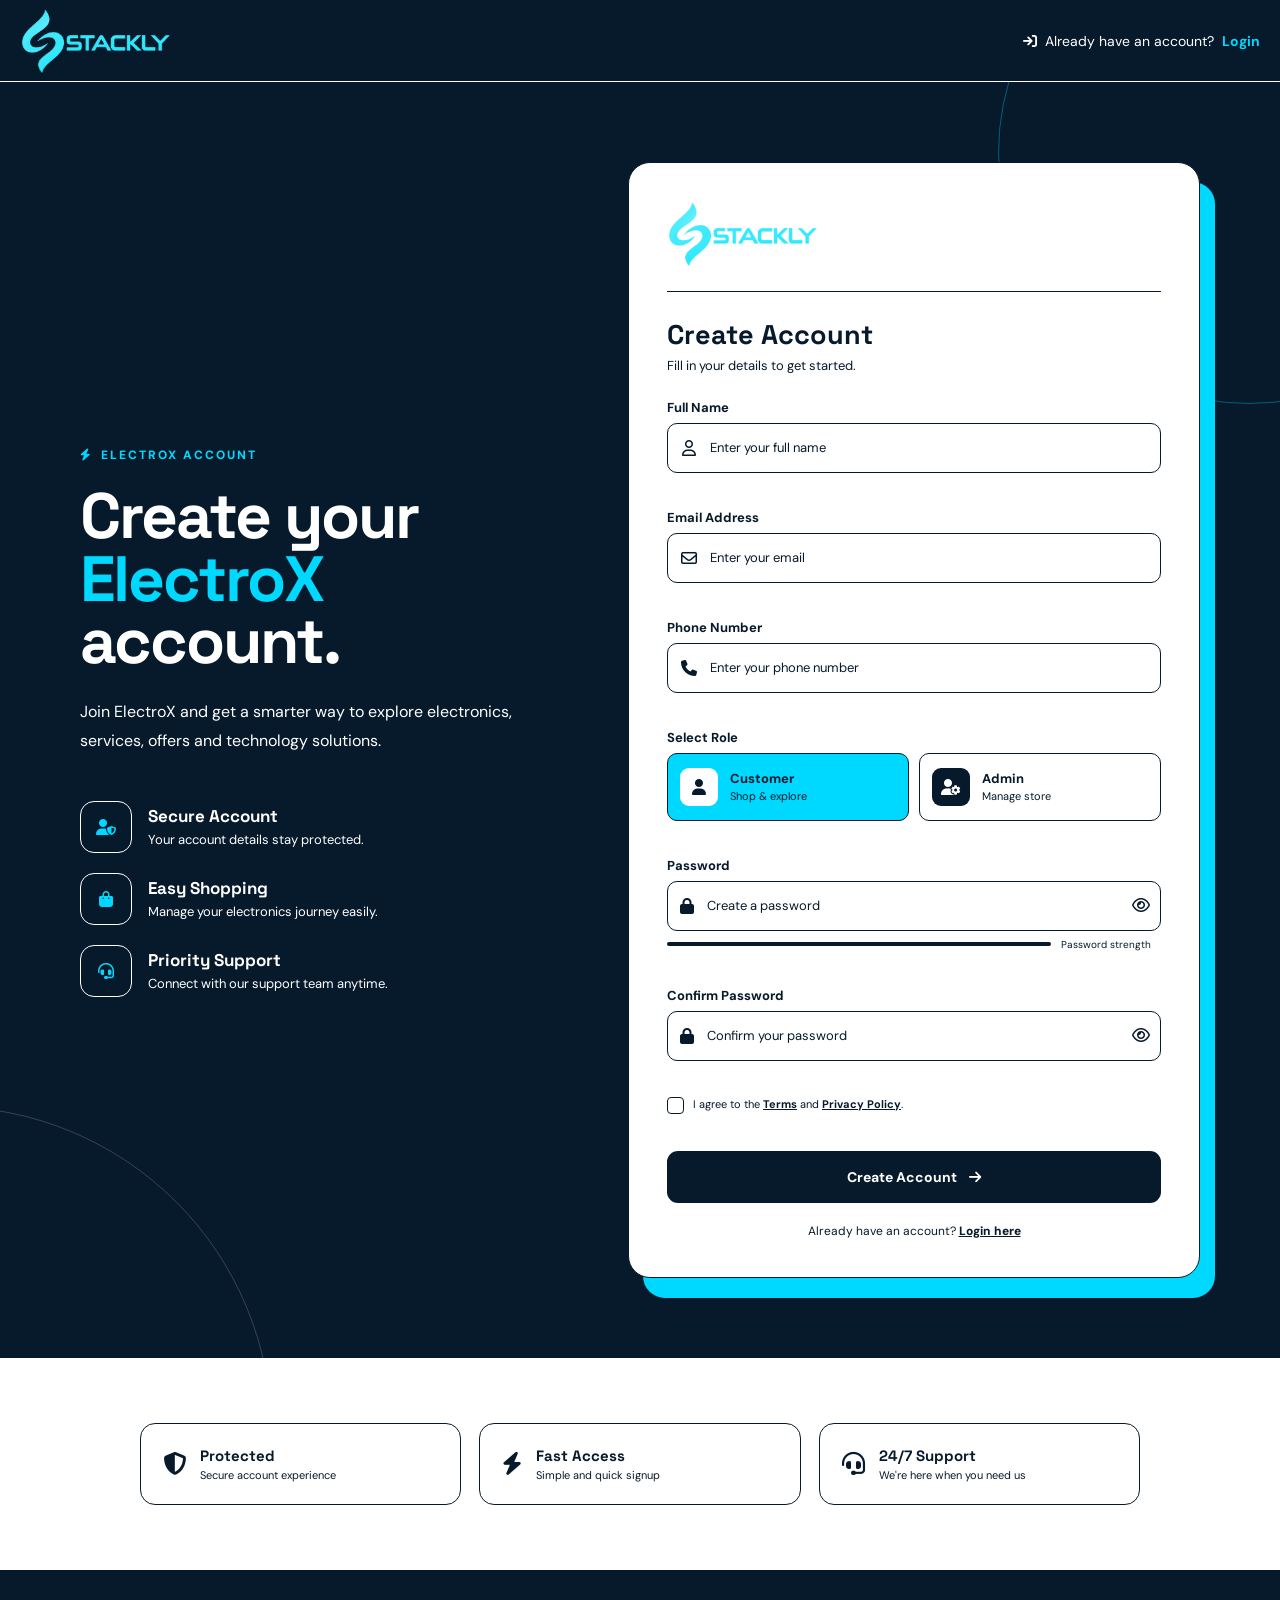
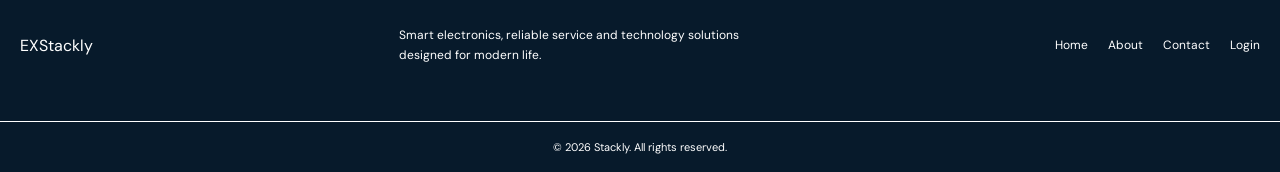
<file: signup.html>
<!DOCTYPE html>
<html lang="en">
<head>
    <meta charset="UTF-8">
    <meta name="viewport" content="width=device-width, initial-scale=1.0">

    <title>ElectroX | Sign Up</title>

    <link rel="preconnect" href="https://fonts.googleapis.com">
    <link rel="preconnect" href="https://fonts.gstatic.com" crossorigin>
    <link href="https://fonts.googleapis.com/css2?family=DM+Sans:wght@400;500;600;700&family=Space+Grotesk:wght@500;600;700&display=swap" rel="stylesheet">

    <link rel="stylesheet" href="https://cdnjs.cloudflare.com/ajax/libs/font-awesome/6.5.2/css/all.min.css">

    <link rel="stylesheet" href="https://unpkg.com/aos@2.3.4/dist/aos.css">

    <link rel="stylesheet" href="css/signup.css">
</head>

<body>

    <!-- Header -->
    <header class="site-header">

        <div class="header-inner">

                <a href="index.html" class="logo" aria-label="ElectroX Home">
    <img src="assets/image.webp" alt="ElectroX Logo">
</a>


            <a href="login.html" class="back-login">
                <i class="fa-solid fa-arrow-right-to-bracket"></i>
                Already have an account?
                <strong>Login</strong>
            </a>

        </div>

    </header>


    <!-- Signup Section -->
    <main>

        <section class="signup-section">

            <div class="signup-container">

                <!-- Left Content -->
                <div class="signup-info" data-aos="fade-right">

                    <span class="eyebrow">
                        <i class="fa-solid fa-bolt"></i>
                        ELECTROX ACCOUNT
                    </span>

                    <h1>
                        Create your
                        <span>ElectroX</span>
                        account.
                    </h1>

                    <p>
                        Join ElectroX and get a smarter way to explore
                        electronics, services, offers and technology
                        solutions.
                    </p>


                    <div class="feature-list">

                        <div class="feature-item">
                            <div class="feature-icon">
                                <i class="fa-solid fa-user-shield"></i>
                            </div>

                            <div>
                                <h3>Secure Account</h3>
                                <p>Your account details stay protected.</p>
                            </div>
                        </div>


                        <div class="feature-item">
                            <div class="feature-icon">
                                <i class="fa-solid fa-bag-shopping"></i>
                            </div>

                            <div>
                                <h3>Easy Shopping</h3>
                                <p>Manage your electronics journey easily.</p>
                            </div>
                        </div>


                        <div class="feature-item">
                            <div class="feature-icon">
                                <i class="fa-solid fa-headset"></i>
                            </div>

                            <div>
                                <h3>Priority Support</h3>
                                <p>Connect with our support team anytime.</p>
                            </div>
                        </div>

                    </div>

                </div>


                <!-- Signup Form -->
                <div class="signup-card" data-aos="fade-left">

                    <div class="card-top">

                            <a href="index.html" class="logo" aria-label="ElectroX Home">
    <img src="assets/image.webp" alt="ElectroX Logo">
</a>


                    </div>


                    <div class="form-heading">
                        <h3>Create Account</h3>
                        <p>Fill in your details to get started.</p>
                    </div>


                    <form id="signupForm" novalidate>

                        <!-- Name -->
                        <div class="form-group">

                            <label for="fullName">
                                Full Name
                            </label>

                            <div class="input-box">

                                <i class="fa-regular fa-user"></i>

                                <input
                                    type="text"
                                    id="fullName"
                                    placeholder="Enter your full name"
                                    autocomplete="name"
                                    required
                                >

                            </div>

                            <small class="error-message"
                                   id="nameError"></small>

                        </div>


                        <!-- Email -->
                        <div class="form-group">

                            <label for="email">
                                Email Address
                            </label>

                            <div class="input-box">

                                <i class="fa-regular fa-envelope"></i>

                                <input
                                    type="email"
                                    id="email"
                                    placeholder="Enter your email"
                                    autocomplete="email"
                                    required
                                >

                            </div>

                            <small class="error-message"
                                   id="emailError"></small>

                        </div>


                        <!-- Phone -->
                        <div class="form-group">

                            <label for="phone">
                                Phone Number
                            </label>

                            <div class="input-box">

                                <i class="fa-solid fa-phone"></i>

                                <input
                                    type="tel"
                                    id="phone"
                                    placeholder="Enter your phone number"
                                    autocomplete="tel"
                                    maxlength="10"
                                    required
                                >

                            </div>

                            <small class="error-message"
                                   id="phoneError"></small>

                        </div>


                        <!-- Role -->
                        <div class="form-group">

                            <label>
                                Select Role
                            </label>

                            <div class="role-grid">

                                <label class="role-option">

                                    <input
                                        type="radio"
                                        name="role"
                                        value="Customer"
                                        checked
                                    >

                                    <span class="role-card">

                                        <i class="fa-solid fa-user"></i>

                                        <span>
                                            <strong>Customer</strong>
                                            <small>Shop & explore</small>
                                        </span>

                                    </span>

                                </label>


                                <label class="role-option">

                                    <input
                                        type="radio"
                                        name="role"
                                        value="Admin"
                                    >

                                    <span class="role-card">

                                        <i class="fa-solid fa-user-gear"></i>

                                        <span>
                                            <strong>Admin</strong>
                                            <small>Manage store</small>
                                        </span>

                                    </span>

                                </label>

                            </div>

                            <small class="error-message"
                                   id="roleError"></small>

                        </div>


                        <!-- Password -->
                        <div class="form-group">

                            <label for="password">
                                Password
                            </label>

                            <div class="input-box">

                                <i class="fa-solid fa-lock"></i>

                                <input
                                    type="password"
                                    id="password"
                                    placeholder="Create a password"
                                    autocomplete="new-password"
                                    required
                                >

                                <button
                                    type="button"
                                    class="password-toggle"
                                    id="passwordToggle"
                                    aria-label="Show password"
                                    title="Show password">

                                    <i class="fa-regular fa-eye"></i>

                                </button>

                            </div>

                            <div class="password-strength">

                                <div class="strength-bar">
                                    <span id="strengthBar"></span>
                                </div>

                                <small id="strengthText">
                                    Password strength
                                </small>

                            </div>

                            <small class="error-message"
                                   id="passwordError"></small>

                        </div>


                        <!-- Confirm Password -->
                        <div class="form-group">

                            <label for="confirmPassword">
                                Confirm Password
                            </label>

                            <div class="input-box">

                                <i class="fa-solid fa-lock"></i>

                                <input
                                    type="password"
                                    id="confirmPassword"
                                    placeholder="Confirm your password"
                                    autocomplete="new-password"
                                    required
                                >

                                <button
                                    type="button"
                                    class="password-toggle"
                                    id="confirmToggle"
                                    aria-label="Show confirm password"
                                    title="Show confirm password">

                                    <i class="fa-regular fa-eye"></i>

                                </button>

                            </div>

                            <small class="error-message"
                                   id="confirmError"></small>

                        </div>


                        <!-- Terms -->
                        <div class="terms-box">

                            <label class="check-label">

                                <input
                                    type="checkbox"
                                    id="terms"
                                    required
                                >

                                <span class="custom-check">
                                    <i class="fa-solid fa-check"></i>
                                </span>

                                <span>
                                    I agree to the
                                    <a href="404.html">Terms</a>
                                    and
                                    <a href="404.html">Privacy Policy</a>.
                                </span>

                            </label>

                            <small class="error-message"
                                   id="termsError"></small>

                        </div>


                        <!-- Submit -->
                        <button
                            type="submit"
                            class="signup-btn">

                            <span>Create Account</span>

                            <i class="fa-solid fa-arrow-right"></i>

                        </button>


                        <!-- Success -->
                        <div
                            class="success-message"
                            id="successMessage">

                            <i class="fa-solid fa-circle-check"></i>

                            <span>
                                Account created successfully!
                                Redirecting to login...
                            </span>

                        </div>


                        <div class="login-text">

                            Already have an account?

                            <a href="login.html">
                                Login here
                            </a>

                        </div>

                    </form>

                </div>

            </div>

        </section>


        <!-- Bottom Feature Section -->
        <section class="signup-features">

            <div
                class="bottom-feature"
                data-aos="fade-up">

                <i class="fa-solid fa-shield-halved"></i>

                <div>
                    <strong>Protected</strong>
                    <span>Secure account experience</span>
                </div>

            </div>


            <div
                class="bottom-feature"
                data-aos="fade-up"
                data-aos-delay="150">

                <i class="fa-solid fa-bolt"></i>

                <div>
                    <strong>Fast Access</strong>
                    <span>Simple and quick signup</span>
                </div>

            </div>


            <div
                class="bottom-feature"
                data-aos="fade-up"
                data-aos-delay="300">

                <i class="fa-solid fa-headset"></i>

                <div>
                    <strong>24/7 Support</strong>
                    <span>We're here when you need us</span>
                </div>

            </div>

        </section>

    </main>


    <!-- Footer -->
    <footer class="site-footer">

        <div class="footer-inner">

            <a href="index.html" class="logo">
                <span class="logo-mark">EX</span>
                <span>Stackly</span>
            </a>

            <p>
                Smart electronics, reliable service and
                technology solutions designed for modern life.
            </p>

            <div class="footer-links">
                <a href="index.html">Home</a>
                <a href="about.html">About</a>
                <a href="contact.html">Contact</a>
                <a href="login.html">Login</a>
            </div>

        </div>

        <div class="footer-bottom">
            <p>© 2026 Stackly. All rights reserved.</p>
        </div>

    </footer>


    <script src="https://unpkg.com/aos@2.3.4/dist/aos.js"></script>
    <script src="js/signup.js"></script>

</body>
</html>
</file>
<file: css/style.css>
/* =========================================================
   ELECTROX ELECTRONICS STORE
   ONLY 3 COLORS

   01. #071A2B - DARK BLUE
   02. #00D9FF - CYAN
   03. #FFFFFF - WHITE
========================================================= */

:root {
    --dark: #071A2B;
    --cyan: #00D9FF;
    --white: #FFFFFF;

    --container: 1240px;
    --header-height: 82px;
    --radius: 22px;
    --transition: .35s ease;
}

/* =========================================================
   RESET
========================================================= */

* {
    margin: 0;
    padding: 0;
    box-sizing: border-box;
}

html {
    scroll-behavior: smooth;
    scroll-padding-top: var(--header-height);
}

body {
    font-family: "DM Sans", sans-serif;
    background: var(--white);
    color: var(--dark);
    overflow-x: hidden;
    line-height: 1.5;
}

img {
    width: 100%;
    display: block;
    object-fit: cover;
}

a {
    color: inherit;
    text-decoration: none;
}

button,
input {
    font: inherit;
}

button {
    cursor: pointer;
}

h1,
h2,
h3,
h4 {
    font-family: "Space Grotesk", sans-serif;
}

section {
    position: relative;
}

::selection {
    background: var(--cyan);
    color: var(--dark);
}

/* =========================================================
   HEADER
========================================================= */

.site-header {
    position: fixed;
    top: 0;
    left: 0;
    width: 100%;
    min-height: var(--header-height);
    z-index: 1000;

    background: var(--dark);
    border-bottom: 1px solid var(--white);
}

.header-inner {
    width: min(calc(100% - 40px), var(--container));
    height: var(--header-height);
    margin: 0 auto;

    display: flex;
    align-items: center;
    justify-content: space-between;
}

/* =========================================================
   LOGO
========================================================= */
.logo {
    display: flex;
    align-items: center;
    text-decoration: none;
}

.logo img {
    width: 150px;
    height: auto;
    display: block;
    object-fit: contain;
}
/* =========================================================
   DESKTOP NAV
========================================================= */

.desktop-nav {
    display: flex;
    align-items: center;
    gap: 30px;
}

.desktop-nav a {
    position: relative;

    padding: 8px 0;

    color: var(--white);

    font-size: 14px;
    font-weight: 500;

    transition: var(--transition);
}

.desktop-nav a::after {
    content: "";

    position: absolute;
    left: 0;
    bottom: 0;

    width: 0;
    height: 2px;

    background: var(--cyan);

    transition: var(--transition);
}

.desktop-nav a:hover,
.desktop-nav a.active {
    color: var(--cyan);
}

.desktop-nav a:hover::after,
.desktop-nav a.active::after {
    width: 100%;
}

/* =========================================================
   HEADER ACTIONS
========================================================= */

.header-actions {
    display: flex;
    align-items: center;
    gap: 10px;
}

/* =========================================================
   ICON BUTTON
========================================================= */

.icon-btn,
.menu-btn {
    width: 40px;
    height: 40px;

    display: inline-flex;
    align-items: center;
    justify-content: center;

    border: 1px solid var(--white);
    border-radius: 50%;

    background: transparent;
    color: var(--white);

    font-size: 17px;

    transition: var(--transition);
}

.icon-btn:hover,
.menu-btn:hover {
    background: var(--cyan);
    border-color: var(--cyan);
    color: var(--dark);

    transform: translateY(-2px);
}

/* =========================================================
   LOGIN BUTTON
========================================================= */

.login-btn {
    min-height: 40px;

    display: inline-flex;
    align-items: center;
    justify-content: center;

    padding: 0 20px;

    border: 1px solid var(--cyan);
    border-radius: 50px;

    background: var(--cyan);
    color: var(--dark);

    font-size: 13px;
    font-weight: 700;

    transition: var(--transition);
}

.login-btn:hover {
    background: var(--white);
    border-color: var(--white);

    transform: translateY(-2px);
}

/* =========================================================
   MENU BUTTON
========================================================= */

.menu-btn {
    display: none;
}

/* =========================================================
   MOBILE NAV
========================================================= */

.mobile-nav {
    display: none;

    width: min(calc(100% - 40px), var(--container));
    margin: 0 auto;

    padding: 18px 0 25px;
}

.mobile-nav a {
    display: block;

    padding: 13px 15px;

    border: 1px solid var(--white);
    border-radius: 10px;

    color: var(--white);

    font-size: 14px;
    font-weight: 500;

    transition: var(--transition);
}

.mobile-nav a + a {
    margin-top: 8px;
}

.mobile-nav a:hover,
.mobile-nav a.active {
    background: var(--cyan);
    border-color: var(--cyan);
    color: var(--dark);
}

/* =========================================================
   COMMON
========================================================= */

.eyebrow {
    display: inline-block;

    margin-bottom: 16px;

    color: var(--cyan);

    font-size: 11px;
    font-weight: 700;
    letter-spacing: 2px;
    text-transform: uppercase;
}

.eyebrow.dark {
    color: var(--dark);
}

.section-heading {
    width: min(calc(100% - 40px), var(--container));
    margin: 0 auto 55px;

    display: flex;
    align-items: end;
    justify-content: space-between;

    gap: 30px;
}

.section-heading h2,
.review-heading h2 {
    font-size: clamp(34px, 4vw, 58px);
    line-height: 1;
    letter-spacing: -2px;
}

.section-heading h2 strong,
.review-heading h2 strong {
    color: var(--cyan);
}

.text-link {
    display: inline-block;

    padding-bottom: 6px;

    border-bottom: 2px solid var(--dark);

    font-weight: 700;
    white-space: nowrap;
}

.btn {
    min-height: 52px;

    display: inline-flex;
    align-items: center;
    justify-content: center;

    padding: 0 25px;

    border-radius: 50px;

    font-size: 14px;
    font-weight: 700;

    transition: var(--transition);
}

.btn-primary {
    background: var(--cyan);
    color: var(--dark);
}

.btn-primary:hover {
    transform: translateY(-4px);
}

.btn-outline {
    border: 1px solid var(--white);
    background: transparent;
    color: var(--white);
}

.btn-outline:hover {
    background: var(--white);
    color: var(--dark);
}

.btn-dark {
    background: var(--dark);
    color: var(--white);
}

.btn-dark:hover {
    background: var(--cyan);
    color: var(--dark);
}

/* =========================================================
   HERO
========================================================= */

.hero-section {
    position: relative;

    width: 100%;
    height: 100vh;
    min-height: 720px;

    background: var(--dark);

    overflow: hidden;
}

.hero-slider,
.hero-slide {
    width: 100%;
    height: 100%;
}

.hero-slide {
    position: absolute;
    inset: 0;

    opacity: 0;
    visibility: hidden;

    transform: scale(1.05);

    transition:
        opacity .7s ease,
        transform 1.1s ease;
}

.hero-slide.active {
    opacity: 1;
    visibility: visible;

    transform: scale(1);
}

.hero-slide img {
    width: 100%;
    height: 100%;
}

.hero-overlay {
    position: absolute;
    inset: 0;

    background: var(--dark);
    opacity: .65;
}

.hero-content {
    position: absolute;
    z-index: 2;

    top: 50%;
    left: max(30px, calc((100% - var(--container)) / 2));

    width: min(620px, calc(100% - 60px));

    transform: translateY(-50%);

    color: var(--white);
}

.hero-content h1 {
    margin-bottom: 28px;

    font-size: clamp(55px, 7vw, 100px);
    line-height: .9;
    letter-spacing: -5px;
}

.hero-content h1 strong {
    color: var(--cyan);
}

.hero-content p {
    max-width: 540px;

    margin-bottom: 32px;

    font-size: 17px;
    line-height: 1.7;
}

.hero-buttons {
    display: flex;
    align-items: center;
    gap: 12px;
    flex-wrap: wrap;
}

.hero-price {
    position: absolute;
    z-index: 3;

    right: max(30px, calc((100% - var(--container)) / 2));
    bottom: 130px;

    padding-left: 18px;

    border-left: 2px solid var(--cyan);

    color: var(--white);
}

.hero-price small {
    display: block;

    font-size: 11px;
    letter-spacing: 1px;
}

.hero-price strong {
    display: block;

    color: var(--cyan);

    font-size: 28px;
}

/* =========================================================
   SLIDER CONTROLS
========================================================= */

.slider-controls {
    position: absolute;
    z-index: 5;

    left: max(30px, calc((100% - var(--container)) / 2));
    bottom: 45px;

    display: flex;
    align-items: center;
    gap: 20px;
}

.slider-controls button {
    display: inline-flex;
    align-items: center;
    justify-content: center;

    background: transparent;
    color: var(--white);

    border: 1px solid var(--white);

    transition: var(--transition);
}

.slider-prev,
.slider-next {
    width: 45px;
    height: 45px;

    border-radius: 50%;
}

.slider-prev:hover,
.slider-next:hover {
    background: var(--cyan);
    border-color: var(--cyan);
    color: var(--dark);
}

.slider-dots {
    display: flex;
    align-items: center;
    gap: 7px;
}

.slider-dots .dot {
    width: 35px;
    height: 3px;

    padding: 0;

    border: 0;
    border-radius: 0;

    background: var(--white);
}

.slider-dots .dot.active {
    background: var(--cyan);
}

/* =========================================================
   CATEGORY
========================================================= */

.category-section {
    padding: 120px 0;
}

.category-grid {
    width: min(calc(100% - 40px), var(--container));
    margin: auto;

    display: grid;

    grid-template-columns: 2fr 1fr 1fr;
    grid-template-rows: 280px 280px;

    gap: 18px;
}

.category-card {
    position: relative;

    overflow: hidden;

    border-radius: var(--radius);

    background: var(--dark);
}

.category-large {
    grid-row: span 2;
}

.category-card img {
    width: 100%;
    height: 100%;

    transition: transform .8s ease;
}

.category-card:hover img {
    transform: scale(1.08);
}

.category-card::after {
    content: "";

    position: absolute;
    inset: 0;

    background: var(--dark);
    opacity: .35;
}

.category-info {
    position: absolute;
    z-index: 2;

    left: 25px;
    right: 25px;
    bottom: 25px;

    color: var(--white);
}

.category-info span {
    color: var(--cyan);

    font-size: 12px;
    font-weight: 700;
}

.category-info h3 {
    margin: 5px 0;

    font-size: 26px;
}

.category-info p {
    font-size: 13px;
}

/* =========================================================
   PRODUCTS
========================================================= */

.products-section {
    padding: 120px 0;

    background: var(--dark);
    color: var(--white);
}

.light-heading {
    color: var(--white);
}

.product-filter {
    display: flex;
    align-items: center;
    gap: 8px;

    flex-wrap: wrap;
}

.filter {
    padding: 9px 17px;

    border: 1px solid var(--white);
    border-radius: 50px;

    background: transparent;
    color: var(--white);

    font-size: 13px;

    transition: var(--transition);
}

.filter:hover,
.filter.active {
    background: var(--cyan);
    border-color: var(--cyan);
    color: var(--dark);
}

.product-grid {
    width: min(calc(100% - 40px), var(--container));
    margin: auto;

    display: grid;
    grid-template-columns: repeat(4, 1fr);

    gap: 18px;
}

.product-card {
    overflow: hidden;

    border-radius: var(--radius);

    background: var(--white);
    color: var(--dark);

    transition: var(--transition);
}

.product-card:hover {
    transform: translateY(-8px);
}

.product-image {
    position: relative;

    height: 340px;

    overflow: hidden;
}

.product-image img {
    width: 100%;
    height: 100%;

    transition: transform .6s ease;
}

.product-card:hover .product-image img {
    transform: scale(1.08);
}

.product-badge {
    position: absolute;
    z-index: 2;

    top: 15px;
    left: 15px;

    padding: 7px 11px;

    border-radius: 5px;

    background: var(--cyan);
    color: var(--dark);

    font-size: 10px;
    font-weight: 800;
}

.heart {
    position: absolute;
    z-index: 3;

    top: 15px;
    right: 15px;

    width: 38px;
    height: 38px;

    display: grid;
    place-items: center;

    border: 0;
    border-radius: 50%;

    background: var(--white);
    color: var(--dark);

    font-size: 20px;

    transition: var(--transition);
}

.heart:hover {
    background: var(--cyan);
    transform: scale(1.08);
}

.product-details {
    padding: 22px;
}

.product-type {
    font-size: 10px;
    font-weight: 700;
    letter-spacing: 1.5px;
}

.product-details h3 {
    margin: 7px 0 12px;

    font-size: 19px;
}

.rating {
    margin-bottom: 15px;

    font-size: 12px;
}

.rating span {
    opacity: .6;
}

.price-row {
    display: flex;
    align-items: center;
    gap: 10px;
}

.price-row strong {
    font-size: 21px;
}

.price-row del {
    font-size: 13px;
}

/* =========================================================
   DISCOUNT
========================================================= */

.discount-section {
    width: min(calc(100% - 40px), var(--container));

    min-height: 570px;

    margin: 120px auto;

    display: grid;
    grid-template-columns: 1fr 1fr;

    overflow: hidden;

    border-radius: 30px;

    background: var(--cyan);
}

.discount-image {
    min-height: 570px;
}

.discount-image img {
    width: 100%;
    height: 100%;
}

.discount-content {
    padding: 65px;

    display: flex;
    flex-direction: column;
    justify-content: center;
}

.discount-number {
    font-family: "Space Grotesk", sans-serif;

    font-size: 100px;
    font-weight: 700;
    line-height: .8;
}

.discount-number span {
    font-size: 50px;
}

.discount-content h2 {
    margin: 25px 0;

    font-size: 48px;
    line-height: .95;
}

.discount-content p {
    max-width: 500px;

    margin-bottom: 25px;

    line-height: 1.7;
}

.countdown {
    display: flex;
    gap: 10px;

    margin-bottom: 30px;

    flex-wrap: wrap;
}

.countdown div {
    min-width: 70px;

    padding: 12px;

    border: 1px solid var(--dark);
    border-radius: 8px;

    text-align: center;
}

.countdown strong {
    display: block;

    font-size: 24px;
}

.countdown span {
    font-size: 10px;
}

/* =========================================================
   FEATURED BANNER
========================================================= */

.featured-banner {
    position: relative;

    min-height: 650px;

    overflow: hidden;

    background: var(--dark);
    color: var(--white);
}

.featured-banner > img {
    position: absolute;
    inset: 0;

    width: 100%;
    height: 100%;
}

.featured-overlay {
    position: absolute;
    inset: 0;

    background: var(--dark);
    opacity: .68;
}

.featured-content {
    position: relative;
    z-index: 2;

    width: min(calc(100% - 40px), var(--container));

    margin: auto;
    padding-top: 170px;
}

.featured-content h2 {
    max-width: 900px;

    font-size: clamp(48px, 6vw, 85px);
    line-height: .9;
    letter-spacing: -4px;
}

.featured-content h2 strong {
    color: var(--cyan);
}

.featured-content p {
    max-width: 500px;

    margin: 28px 0;

    line-height: 1.7;
}

.floating-spec {
    position: absolute;
    z-index: 3;

    right: 8%;
    bottom: 90px;

    padding: 25px;

    border: 1px solid var(--white);
    border-radius: 15px;

    background: var(--dark);
}

.floating-spec span,
.floating-spec small {
    display: block;
}

.floating-spec span {
    color: var(--cyan);

    font-size: 10px;
}

.floating-spec strong {
    display: block;

    margin: 5px 0;

    font-size: 25px;
}

.floating-spec small {
    font-size: 11px;
}

/* =========================================================
   DEALS
========================================================= */

.deals-section {
    padding: 120px 0;
}

.deals-header,
.deal-layout {
    width: min(calc(100% - 40px), var(--container));
    margin-left: auto;
    margin-right: auto;
}

.deals-header {
    margin-bottom: 50px;
}

.deals-header h2 {
    font-size: clamp(40px, 5vw, 65px);
    line-height: .95;
}

.deals-header h2 strong {
    color: var(--cyan);
}

.deals-header p {
    margin-top: 15px;
}

.deal-layout {
    display: grid;

    grid-template-columns: 1.3fr .7fr;

    gap: 20px;
}

.deal-main,
.mini-deal {
    position: relative;

    overflow: hidden;

    border-radius: var(--radius);

    background: var(--dark);
    color: var(--white);
}

.deal-main {
    min-height: 570px;
}

.deal-main img {
    position: absolute;
    inset: 0;

    width: 100%;
    height: 100%;
}

.deal-main::after,
.mini-deal::after {
    content: "";

    position: absolute;
    inset: 0;

    background: var(--dark);
}

.deal-main::after {
    opacity: .55;
}

.deal-main-content {
    position: absolute;
    z-index: 2;

    left: 40px;
    bottom: 40px;
}

.deal-main-content span,
.mini-deal span {
    color: var(--cyan);

    font-size: 10px;
    font-weight: 700;
    letter-spacing: 2px;
}

.deal-main-content h3 {
    margin: 12px 0;

    font-size: 48px;
    line-height: .95;
}

.deal-main-content p {
    margin-bottom: 20px;
}

.deal-link {
    color: var(--cyan);
    font-weight: 700;
}

.deal-side {
    display: grid;

    gap: 20px;
}

.mini-deal {
    min-height: 275px;

    display: flex;
    align-items: end;
}

.mini-deal img {
    position: absolute;
    inset: 0;

    width: 100%;
    height: 100%;
}

.mini-deal::after {
    opacity: .5;
}

.mini-deal > div {
    position: relative;
    z-index: 2;

    padding: 30px;
}

.mini-deal h3 {
    margin: 7px 0 15px;

    font-size: 30px;
}

.mini-deal a {
    color: var(--cyan);
    font-weight: 700;
}

/* =========================================================
   WHY SECTION
========================================================= */

.why-section {
    padding: 120px max(30px, calc((100% - var(--container)) / 2));

    display: grid;

    grid-template-columns: .8fr 1.2fr;

    gap: 80px;

    background: var(--cyan);
}

.why-intro h2 {
    font-size: 55px;
    line-height: .95;
}

.why-intro p {
    max-width: 430px;

    margin-top: 25px;

    line-height: 1.7;
}

.benefits-grid {
    display: grid;

    grid-template-columns: 1fr 1fr;

    gap: 35px;
}

.benefit {
    padding-top: 20px;

    border-top: 1px solid var(--dark);
}

.benefit-icon {
    margin-bottom: 35px;

    font-family: "Space Grotesk", sans-serif;

    font-size: 13px;
    font-weight: 700;
}

.benefit h3 {
    margin-bottom: 10px;

    font-size: 24px;
}

.benefit p {
    font-size: 14px;
    line-height: 1.6;
}

/* =========================================================
   VISUAL BANNER
========================================================= */

.visual-banner {
    min-height: 650px;

    display: grid;

    grid-template-columns: 1fr 1fr;

    background: var(--dark);
    color: var(--white);
}

.visual-content {
    padding: 100px max(30px, calc((100vw - var(--container)) / 2));

    padding-right: 80px;

    display: flex;
    flex-direction: column;
    justify-content: center;
}

.visual-content h2 {
    font-size: clamp(50px, 6vw, 80px);
    line-height: .9;
}

.visual-content h2 strong {
    color: var(--cyan);
}

.visual-content p {
    max-width: 470px;

    margin: 25px 0 30px;

    line-height: 1.7;
}

.visual-image img {
    width: 100%;
    height: 100%;
}

/* =========================================================
   REVIEWS
========================================================= */

.review-section {
    padding: 120px 0;
}

.review-heading {
    width: min(calc(100% - 40px), var(--container));

    margin: auto;

    text-align: center;
}

.review-slider {
    position: relative;

    width: min(calc(100% - 40px), 900px);

    margin: 55px auto 0;
}

.review-card {
    margin-bottom: 15px;

    padding: 35px;

    border: 1px solid var(--dark);
    border-radius: var(--radius);

    transition: var(--transition);
}

.review-card:hover {
    transform: translateY(-8px);

    background: var(--dark);
    color: var(--white);
}

.review-top {
    display: flex;
    align-items: center;

    gap: 13px;
}

.review-avatar {
    width: 50px;
    height: 50px;

    flex-shrink: 0;

    display: grid;
    place-items: center;

    border-radius: 50%;

    background: var(--cyan);
    color: var(--dark);

    font-weight: 700;
}

.review-top strong,
.review-top span {
    display: block;
}

.review-top span {
    font-size: 11px;
}

.review-top b {
    margin-left: auto;

    color: var(--cyan);
}

.review-card p {
    margin-top: 25px;

    font-size: 17px;
    line-height: 1.8;
}

/* =========================================================
   NEWSLETTER
========================================================= */

.newsletter-section {
    padding: 100px 0;

    background: var(--cyan);
}

.newsletter-inner {
    width: min(calc(100% - 40px), var(--container));

    margin: auto;

    display: flex;
    align-items: center;
    justify-content: space-between;

    gap: 50px;
}

.newsletter-inner h2 {
    font-size: 55px;
    line-height: .9;
}

.newsletter-inner h2 strong {
    color: var(--white);
}

.newsletter-form {
    position: relative;

    width: 500px;
    max-width: 100%;
}

.newsletter-form input {
    width: 100%;
    height: 62px;

    padding: 0 150px 0 25px;

    border: 2px solid var(--dark);
    border-radius: 50px;

    background: var(--white);
    color: var(--dark);

    outline: none;
}

.newsletter-form input::placeholder {
    color: var(--dark);
}

.newsletter-form input:focus {
    outline: 2px solid var(--dark);
    outline-offset: 3px;
}

.newsletter-form button {
    position: absolute;

    top: 5px;
    right: 5px;

    height: 52px;

    padding: 0 22px;

    border: 0;
    border-radius: 50px;

    background: var(--dark);
    color: var(--white);

    transition: var(--transition);
}

.newsletter-form button:hover {
    background: var(--white);
    color: var(--dark);
}

#formMessage {
    margin: 10px 0 0 20px;

    font-size: 12px;
}

/* =========================================================
   FOOTER
========================================================= */

.site-footer {
    padding: 75px 0 25px;

    background: var(--dark);
    color: var(--white);
}

.footer-top {
    width: min(calc(100% - 40px), var(--container));

    margin: auto;

    display: grid;

    grid-template-columns: 2fr 1fr 1fr 1fr;

    gap: 50px;

    padding-bottom: 60px;
}

.footer-brand p {
    max-width: 300px;

    margin-top: 20px;

    line-height: 1.7;
}

.footer-column {
    display: flex;
    flex-direction: column;

    gap: 12px;
}

.footer-column h4 {
    margin-bottom: 8px;

    color: var(--cyan);
}

.footer-column a {
    font-size: 13px;

    transition: var(--transition);
}

.footer-column a:hover {
    color: var(--cyan);
}

.footer-bottom {
    width: min(calc(100% - 40px), var(--container));

    margin: auto;

    padding-top: 25px;

    display: flex;
    align-items: center;
    justify-content: space-between;

    border-top: 1px solid var(--white);

    font-size: 12px;
}

.footer-bottom div {
    display: flex;
    gap: 20px;
}
.footer-social {
    display: flex;
    align-items: center;
    gap: 12px;
    margin-top: 22px;
}

.social-btn {
    width: 44px;
    height: 44px;
    display: flex;
    align-items: center;
    justify-content: center;
    border: 1px solid rgba(255, 255, 255, 0.18);
    border-radius: 50%;
    color: var(--white);
    background: rgba(255, 255, 255, 0.05);
    text-decoration: none;
    font-size: 17px;
    transition: var(--transition);
}

.social-btn:hover {
    background: var(--cyan);
    color: var(--dark);
    border-color: var(--cyan);
    transform: translateY(-5px);
    box-shadow: 0 10px 25px rgba(0, 217, 255, 0.25);
}

@media (max-width: 550px) {
    .footer-social {
        gap: 10px;
    }

    .social-btn {
        width: 40px;
        height: 40px;
        font-size: 15px;
    }
}

/* =========================================================
   BACK TO TOP
========================================================= */

.back-top {
    position: fixed;

    right: 25px;
    bottom: 25px;

    z-index: 900;

    width: 45px;
    height: 45px;

    display: grid;
    place-items: center;

    border: 0;
    border-radius: 50%;

    background: var(--cyan);
    color: var(--dark);

    font-size: 20px;

    opacity: 0;
    visibility: hidden;

    transition: var(--transition);
}

.back-top.show {
    opacity: 1;
    visibility: visible;
}

.back-top:hover {
    transform: translateY(-4px);
}/* =========================================================
   GLOBAL OVERFLOW FIX
========================================================= */

html,
body {
    width: 100%;
    max-width: 100%;
    overflow-x: hidden;
}

*,
*::before,
*::after {
    box-sizing: border-box ;
}

img,
video {
    max-width: 100%;
    height: auto;
}


/* =========================================================
   TABLET - 1100PX
========================================================= */

@media (max-width: 1100px) {

    .desktop-nav {
        gap: 20px;
    }

    .desktop-nav a {
        font-size: 13px;
    }

    .product-grid {
        grid-template-columns: repeat(2, 1fr);
    }

    .footer-top {
        grid-template-columns: 1.5fr 1fr 1fr;
    }
}
/* =========================================================
   GLOBAL OVERFLOW FIX
========================================================= */

html,
body {
    width: 100%;
    max-width: 100%;
    overflow-x: hidden;
}

*,
*::before,
*::after {
    box-sizing: border-box;
}

img,
video {
    max-width: 100%;
    height: auto;
}


/* =========================================================
   TABLET - 1100PX
========================================================= */

@media (max-width: 1100px) {

    .desktop-nav {
        gap: 20px;
    }

    .desktop-nav a {
        font-size: 13px;
    }

    .product-grid {
        grid-template-columns: repeat(2, 1fr);
    }

    .footer-top {
        grid-template-columns: 1.5fr 1fr 1fr;
    }
}


/* =========================================================
   TABLET - 1000PX
========================================================= */

@media (max-width: 1000px) {

    .desktop-nav {
        display: none;
    }

    .header-actions .login-btn {
        display: none;
    }

    .menu-btn {
        display: inline-flex;
    }

    .mobile-nav.show {
        display: block;
    }

    .category-grid {
        grid-template-columns: 1fr 1fr;
        grid-template-rows: repeat(3, 260px);
    }

    .category-large {
        grid-row: span 2;
    }

    .why-section {
        grid-template-columns: 1fr;
    }

    .newsletter-inner {
        flex-direction: column;
        align-items: flex-start;
    }

    .newsletter-form {
        width: 100%;
        max-width: 100%;
    }
}
/* =========================================================
   SMOOTH MOBILE SCROLLING
========================================================= */

html {
    scroll-behavior: smooth;
    scroll-padding-top: 72px;
}

body {
    overflow-x: hidden;
    -webkit-overflow-scrolling: touch;
}



/* =========================================================
   MOBILE / TABLET - 796PX
   MAIN RESPONSIVE FIX
========================================================= */

@media (max-width: 796px) {

    html,
    body {
        overflow-x: hidden;
    }

    .container,
    .header-inner,
    .newsletter-inner {
        width: calc(100% - 40px);
        max-width: 100%;
    }

    /* Header */

    .header-inner {
        height: 72px;
    }

    .header-actions {
        gap: 8px;
        flex-shrink: 0;
    }

    .logo {
        min-width: 0;
        white-space: nowrap;
    }

    /* Mobile Navigation */

    .mobile-nav {
        width: calc(100% - 40px);
        height: calc(100vh - 72px);
        max-width: calc(100% - 40px);
    }

    /* Hero */

    .hero-section {
        min-height: 650px;
        overflow: hidden;
    }

    .hero-content {
        left: 20px;
        right: 20px;
        width: auto;
        max-width: calc(100% - 40px);
    }

    .hero-content h1 {
        font-size: clamp(42px, 8vw, 58px);
        line-height: 1;
        letter-spacing: -2px;
        max-width: 650px;
    }

    .hero-content p {
        max-width: 600px;
    }

    .hero-price {
        display: none;
    }

    .slider-controls {
        left: 20px;
        right: 20px;
        max-width: calc(100% - 40px);
    }

    /* Categories */

    .category-section,
    .products-section,
    .deals-section,
    .review-section {
        padding: 75px 0;
    }

    .category-grid {
        grid-template-columns: 1fr 1fr;
        grid-template-rows: repeat(3, 230px);
        gap: 15px;
    }

    .category-large {
        grid-row: span 2;
    }

    /* Products */

    .product-grid {
        grid-template-columns: repeat(2, 1fr);
        gap: 18px;
    }

    .product-image {
        height: 280px;
    }

    /* Discount */

    .discount-section {
        width: calc(100% - 40px);
        margin: 70px 20px;
        grid-template-columns: 1fr;
    }

    .discount-image {
        min-height: 350px;
        height: 350px;
    }

    .discount-content {
        padding: 50px 35px;
    }

    /* Featured */

    .featured-banner {
        min-height: 550px;
        overflow: hidden;
    }

    .featured-content {
        padding: 100px 25px 50px;
    }

    .featured-content h2 {
        font-size: clamp(42px, 7vw, 58px);
        letter-spacing: -2px;
    }

    .floating-spec {
        display: none;
    }

    /* Deals */

    .deal-layout {
        grid-template-columns: 1fr;
    }

    .deal-main {
        min-height: 500px;
    }

    /* Why Section */

    .why-section {
        grid-template-columns: 1fr;
        padding: 75px 20px;
        gap: 45px;
    }

    .why-intro h2 {
        font-size: clamp(38px, 7vw, 50px);
    }

    .benefits-grid {
        grid-template-columns: 1fr 1fr;
        gap: 18px;
    }

    /* Visual Banner */

    .visual-banner {
        grid-template-columns: 1fr;
    }

    .visual-content {
        padding: 70px 30px;
    }

    .visual-image {
        height: 400px;
    }

    /* Newsletter */

    .newsletter-section {
        padding: 75px 0;
        overflow: hidden;
    }

    .newsletter-inner {
        gap: 30px;
    }

    .newsletter-inner h2 {
        font-size: clamp(38px, 7vw, 50px);
    }

    .newsletter-form {
        width: 100%;
    }

    .newsletter-form input {
        width: 100%;
        min-width: 0;
    }

    /* Footer */

    .footer-top {
        grid-template-columns: 1fr 1fr;
        gap: 35px;
    }

    .footer-bottom {
        flex-wrap: wrap;
        gap: 15px;
    }
}


/* =========================================================
   MOBILE - 700PX
========================================================= */

@media (max-width: 700px) {

    :root {
        --header-height: 72px;
    }

    .header-inner {
        width: calc(100% - 30px);
        height: 72px;
    }

    .logo {
        font-size: 20px;
    }

    .logo-mark {
        width: 35px;
        height: 35px;
    }

    .hero-section {
        min-height: 680px;
    }

    .hero-content {
        left: 20px;
        right: 20px;
        width: auto;
        max-width: calc(100% - 40px);
    }

    .hero-content h1 {
        font-size: 52px;
        letter-spacing: -3px;
    }

    .hero-content p {
        font-size: 15px;
    }

    .hero-price {
        display: none;
    }

    .slider-controls {
        left: 20px;
        bottom: 25px;
    }

    .section-heading {
        flex-direction: column;
        align-items: flex-start;
        gap: 25px;
    }

    .section-heading h2,
    .review-heading h2 {
        font-size: 40px;
    }

    .category-section,
    .products-section,
    .deals-section,
    .why-section,
    .review-section {
        padding: 80px 0;
    }

    .category-grid {
        grid-template-columns: 1fr;
        grid-template-rows: repeat(5, 260px);
    }

    .category-large {
        grid-row: span 1;
    }

    .product-grid {
        grid-template-columns: 1fr;
    }

    .discount-section {
        width: calc(100% - 40px);
        margin: 80px 20px;
        grid-template-columns: 1fr;
    }

    .discount-image {
        min-height: 300px;
        height: 300px;
    }

    .discount-content {
        padding: 45px 25px;
    }

    .discount-number {
        font-size: 75px;
    }

    .discount-content h2 {
        font-size: 38px;
    }

    .countdown div {
        min-width: 58px;
    }

    .featured-banner {
        min-height: 600px;
    }

    .featured-content {
        padding-top: 120px;
    }

    .featured-content h2 {
        font-size: 52px;
        letter-spacing: -3px;
    }

    .floating-spec {
        display: none;
    }

    .deal-layout {
        grid-template-columns: 1fr;
    }

    .deal-main {
        min-height: 480px;
    }

    .why-section {
        padding: 80px 25px;
        gap: 45px;
    }

    .why-intro h2 {
        font-size: 45px;
    }

    .benefits-grid {
        grid-template-columns: 1fr;
    }

    .visual-banner {
        grid-template-columns: 1fr;
    }

    .visual-content {
        padding: 80px 25px;
    }

    .visual-image {
        height: 400px;
    }

    .newsletter-section {
        padding: 80px 0;
    }

    .newsletter-inner {
        width: calc(100% - 40px);
    }

    .newsletter-inner h2 {
        font-size: 45px;
    }

    .newsletter-form input {
        padding-right: 120px;
    }

    .newsletter-form button {
        padding: 0 15px;
    }

    .footer-top {
        grid-template-columns: 1fr 1fr;
        gap: 35px;
    }

    .footer-bottom {
        flex-direction: column;
        align-items: flex-start;
        gap: 15px;
    }
}


/* =========================================================
   SMALL MOBILE - 480PX
========================================================= */

@media (max-width: 480px) {

    .header-inner {
        width: calc(100% - 24px);
    }

    .logo {
        font-size: 18px;
        gap: 7px;
    }

    .logo-mark {
        width: 33px;
        height: 33px;
        border-radius: 8px;
        font-size: 11px;
    }

    .header-actions {
        gap: 6px;
    }

    .icon-btn,
    .menu-btn {
        width: 36px;
        height: 36px;
        font-size: 15px;
        flex-shrink: 0;
    }

    .header-actions .icon-btn:first-child {
        display: ;
    }

    .mobile-nav {
        width: calc(100% - 24px);
        max-width: calc(100% - 24px);
    }

    .hero-content h1 {
        font-size: 45px;
        letter-spacing: -2px;
    }

    .hero-content p {
        font-size: 14px;
    }

    .hero-buttons {
        flex-direction: column;
        align-items: flex-start;
    }

    .hero-buttons .btn {
        width: 190px;
        max-width: 100%;
    }

    .slider-controls {
        gap: 10px;
    }

    .slider-prev,
    .slider-next {
        width: 40px;
        height: 40px;
        flex-shrink: 0;
    }

    .slider-dots .dot {
        width: 25px;
    }

    .product-image {
        height: 300px;
    }

    .deal-main-content {
        left: 25px;
        right: 20px;
        bottom: 25px;
    }

    .deal-main-content h3 {
        font-size: 38px;
    }

    .mini-deal h3 {
        font-size: 25px;
    }

    .review-card {
        padding: 25px;
    }

    .review-top b {
        display: none;
    }

    .review-card p {
        font-size: 15px;
    }

    .footer-top {
        grid-template-columns: 1fr;
    }

    .footer-bottom div {
        flex-wrap: wrap;
    }

    .back-top {
        right: 15px;
        bottom: 15px;
    }
}


/* =========================================================
   EXTRA SMALL - 360PX
========================================================= */

@media (max-width: 360px) {

    .logo {
        font-size: 16px;
    }

    .logo-mark {
        width: 30px;
        height: 30px;
    }

    .hero-content {
        left: 15px;
        right: 15px;
        max-width: calc(100% - 30px);
    }

    .hero-content h1 {
        font-size: 40px;
    }

    .discount-number {
        font-size: 62px;
    }

    .discount-content h2 {
        font-size: 32px;
    }

    .countdown {
        gap: 5px;
        flex-wrap: wrap;
    }

    .countdown div {
        min-width: 52px;
        padding: 9px 5px;
    }

    .newsletter-form input {
        padding-left: 18px;
        padding-right: 105px;
    }

    .newsletter-form button {
        padding: 0 12px;
        font-size: 12px;
    }
}


/* =========================================================
   ACCESSIBILITY
========================================================= */

button:focus-visible,
a:focus-visible,
input:focus-visible {
    outline: 2px solid var(--cyan);
    outline-offset: 3px;
}


/* =========================================================
   REDUCED MOTION
========================================================= */

@media (prefers-reduced-motion: reduce) {

    html {
        scroll-behavior: auto;
    }

    *,
    *::before,
    *::after {
        animation-duration: .01ms !important;
        animation-iteration-count: 1 !important;
        transition-duration: .01ms !important;
        scroll-behavior: auto !important;
    }
}
</file>
<file: css/about.css>
/* =========================================================
   ELECTROX ABOUT PAGE
   ONLY 3 COLORS

   01. #071A2B - DARK BLUE
   02. #00D9FF - CYAN
   03. #FFFFFF - WHITE
========================================================= */

:root {
    --dark: #071A2B;
    --cyan: #00D9FF;
    --white: #FFFFFF;

    --container: 1240px;
    --header-height: 82px;
    --radius: 22px;
    --transition: .35s ease;
}

/* =========================================================
   RESET
========================================================= */

*,
*::before,
*::after {
    margin: 0;
    padding: 0;
    box-sizing: border-box;
}

html {
    width: 100%;
    max-width: 100%;
    scroll-behavior: smooth;
    scroll-padding-top: var(--header-height);
}

body {
    width: 100%;
    max-width: 100%;
    min-height: 100%;
    margin: 0;

    font-family: "DM Sans", sans-serif;
    background: var(--white);
    color: var(--dark);

    line-height: 1.5;
    overflow-x: hidden;
}

img,
video,
svg {
    display: block;
    max-width: 100%;
}

img {
    width: 100%;
    object-fit: cover;
}

a {
    color: inherit;
    text-decoration: none;
}

button,
input {
    font: inherit;
}

button {
    cursor: pointer;
}

h1,
h2,
h3,
h4 {
    font-family: "Space Grotesk", sans-serif;
}

section {
    position: relative;
}

::selection {
    background: var(--cyan);
    color: var(--dark);
}

/* =========================================================
   HEADER
========================================================= */

.site-header {
    position: fixed;
    top: 0;
    left: 0;

    width: 100%;
    min-height: var(--header-height);

    z-index: 1000;

    background: var(--dark);
    border-bottom: 1px solid var(--white);
}

.header-inner {
    width: min(calc(100% - 40px), var(--container));
    height: var(--header-height);

    margin: 0 auto;

    display: flex;
    align-items: center;
    justify-content: space-between;

    min-width: 0;
}

.logo {
    display: flex;
    align-items: center;
    flex-shrink: 0;
}

.logo img {
    width: 150px;
    height: auto;
    object-fit: contain;
}

/* =========================================================
   DESKTOP NAV
========================================================= */

.desktop-nav {
    display: flex;
    align-items: center;
    gap: 28px;
}

.desktop-nav a {
    position: relative;

    padding: 8px 0;

    color: var(--white);

    font-size: 13px;
    font-weight: 500;

    transition: var(--transition);
}

.desktop-nav a::after {
    content: "";

    position: absolute;
    left: 0;
    bottom: 0;

    width: 0;
    height: 2px;

    background: var(--cyan);

    transition: var(--transition);
}

.desktop-nav a:hover,
.desktop-nav a.active {
    color: var(--cyan);
}

.desktop-nav a:hover::after,
.desktop-nav a.active::after {
    width: 100%;
}

/* =========================================================
   HEADER ACTIONS
========================================================= */

.header-actions {
    display: flex;
    align-items: center;
    gap: 10px;

    flex-shrink: 0;
}

.icon-btn,
.menu-btn {
    width: 40px;
    height: 40px;

    display: inline-flex;
    align-items: center;
    justify-content: center;

    border: 1px solid var(--white);
    border-radius: 50%;

    background: transparent;
    color: var(--white);

    transition: var(--transition);
}

.icon-btn:hover,
.menu-btn:hover {
    background: var(--cyan);
    border-color: var(--cyan);
    color: var(--dark);

    transform: translateY(-2px);
}

.login-btn {
    min-height: 40px;

    display: inline-flex;
    align-items: center;
    justify-content: center;

    padding: 0 20px;

    border: 1px solid var(--cyan);
    border-radius: 50px;

    background: var(--cyan);
    color: var(--dark);

    font-size: 13px;
    font-weight: 700;

    transition: var(--transition);
}

.login-btn:hover {
    background: var(--white);
    border-color: var(--white);

    transform: translateY(-2px);
}

.menu-btn {
    display: none;
}

/* =========================================================
   MOBILE NAV
========================================================= */

.mobile-nav {
    display: none;

    width: min(calc(100% - 40px), var(--container));

    margin: 0 auto;

    padding: 18px 0 25px;
}

.mobile-nav.show {
    display: block;
}

.mobile-nav a {
    display: block;

    width: 100%;

    padding: 13px 15px;

    border: 1px solid var(--white);
    border-radius: 10px;

    color: var(--white);

    font-size: 14px;

    transition: var(--transition);
}

.mobile-nav a + a {
    margin-top: 8px;
}

.mobile-nav a:hover,
.mobile-nav a.active {
    background: var(--cyan);
    border-color: var(--cyan);
    color: var(--dark);
}

/* =========================================================
   COMMON
========================================================= */

.eyebrow {
    display: inline-block;

    margin-bottom: 16px;

    color: var(--cyan);

    font-size: 11px;
    font-weight: 700;

    letter-spacing: 2px;
    text-transform: uppercase;
}

.eyebrow.dark {
    color: var(--cyan);
}

.btn {
    min-height: 52px;

    display: inline-flex;
    align-items: center;
    justify-content: center;
    gap: 10px;

    padding: 0 25px;

    border: 1px solid transparent;
    border-radius: 50px;

    font-size: 14px;
    font-weight: 700;

    transition: var(--transition);
}

.btn-primary {
    background: var(--cyan);
    color: var(--dark);
}

.btn-primary:hover {
    transform: translateY(-4px);
}

.btn-dark {
    margin-top: 18px;

    background: var(--dark);
    color: var(--white);

    border-radius: 10px;
}

.btn-dark:hover {
    background: var(--cyan);
    color: var(--dark);

    transform: translateY(-4px);
}

.btn-outline {
    border-color: var(--white);

    background: transparent;
    color: var(--white);
}

.btn-outline:hover {
    background: var(--white);
    color: var(--dark);

    transform: translateY(-4px);
}

/* =========================================================
   SECTION 01
   ABOUT HERO
========================================================= */

.about-hero {
    position: relative;

    min-height: 760px;
    height: 100vh;

    display: flex;
    align-items: center;

    overflow: hidden;

    background: var(--dark);
    color: var(--white);
}

.about-hero-image {
    position: absolute;
    inset: 0;

    width: 100%;
    height: 100%;
}

.about-hero-image img {
    width: 100%;
    height: 100%;

    object-fit: cover;
}

.about-hero-overlay {
    position: absolute;
    inset: 0;

    background: var(--dark);
    opacity: .72;

    pointer-events: none;
}

.about-hero-content {
    position: relative;
    z-index: 2;

    width: min(calc(100% - 40px), var(--container));

    margin: 0 auto;
}

.about-hero-content h1 {
    max-width: 900px;

    font-size: clamp(60px, 9vw, 120px);
    line-height: .82;

    letter-spacing: -6px;
}

.about-hero-content h1 strong {
    display: block;

    color: var(--cyan);
}

.about-hero-content p {
    max-width: 560px;

    margin-top: 35px;

    color: var(--white);

    font-size: 17px;
    line-height: 1.7;
}

.hero-meta {
    margin-top: 45px;

    display: flex;
    align-items: center;
    flex-wrap: wrap;

    gap: 30px;

    color: var(--white);

    font-size: 11px;
    font-weight: 700;

    letter-spacing: 2px;
}

.hero-meta span:last-child {
    color: var(--cyan);
}

/* =========================================================
   SECTION 02
   ABOUT INTRO
========================================================= */

.about-intro {
    width: min(calc(100% - 40px), var(--container));

    margin: 0 auto;
    padding: 110px 0;

    display: grid;
    grid-template-columns: 1.05fr .95fr;

    gap: 80px;

    align-items: center;

    min-width: 0;
}

/* =========================================================
   INTRO IMAGE SLIDER
========================================================= */

.intro-image-slider {
    position: relative;

    width: 100%;
    height: 560px;

    overflow: hidden;

    border-radius: 28px;

    background: var(--dark);

    min-width: 0;
}

.intro-track {
    display: flex;

    height: 100%;
    width: max-content;

    will-change: transform;
}

.intro-track-one {
    animation: introMove 18s linear infinite;
}

.intro-slide {
    width: 650px;
    height: 560px;

    flex: 0 0 650px;
}

.intro-slide img {
    width: 100%;
    height: 100%;

    object-fit: cover;
}

@keyframes introMove {
    0% {
        transform: translateX(0);
    }

    100% {
        transform: translateX(-650px);
    }
}

.intro-image-slider:hover .intro-track {
    animation-play-state: paused;
}

/* =========================================================
   IMAGE NUMBER
========================================================= */

.image-number {
    position: absolute;
    top: 25px;
    left: 25px;

    z-index: 5;

    width: 58px;
    height: 58px;

    display: flex;
    align-items: center;
    justify-content: center;

    border-radius: 50%;

    background: var(--cyan);
    color: var(--dark);

    font-family: "Space Grotesk", sans-serif;
    font-size: 18px;
    font-weight: 700;
}

/* =========================================================
   SLIDER OVERLAY
========================================================= */

.slider-overlay {
    position: absolute;
    inset: 0;

    z-index: 2;

    pointer-events: none;

    background: var(--dark);
    opacity: .25;
}

/* =========================================================
   SLIDER LABEL
========================================================= */

.slider-label {
    position: absolute;
    left: 25px;
    bottom: 25px;

    z-index: 5;

    display: flex;
    align-items: center;
    gap: 10px;

    padding: 12px 18px;

    background: var(--dark);
    color: var(--white);

    border-radius: 30px;

    font-size: 13px;
    font-weight: 600;
}

.slider-label span {
    width: 8px;
    height: 8px;

    flex: 0 0 8px;

    border-radius: 50%;

    background: var(--cyan);
}

/* =========================================================
   INTRO CONTENT
========================================================= */

.intro-content {
    width: 100%;
    max-width: 560px;

    min-width: 0;
}

.intro-content h2 {
    margin-bottom: 25px;

    color: var(--dark);

    font-family: "Space Grotesk", sans-serif;

    font-size: clamp(42px, 5vw, 68px);
    line-height: 1.02;

    letter-spacing: -2px;
}

.intro-content h2 strong {
    display: block;

    color: var(--cyan);
}

.intro-content p {
    margin-bottom: 18px;

    color: var(--dark);

    font-size: 16px;
    line-height: 1.8;
}

/* =========================================================
   MOVING ELECTRONICS
========================================================= */

.moving-electronics {
    padding: 100px 0;

    overflow: hidden;

    background: var(--white);
}

.moving-heading {
    width: min(calc(100% - 40px), var(--container));

    margin: 0 auto 45px;
}

.moving-heading h3 {
    margin: 0;

    color: var(--dark);

    font-family: "Space Grotesk", sans-serif;

    font-size: clamp(32px, 4vw, 52px);
    line-height: 1;

    letter-spacing: -2px;
}

.moving-heading h3 strong {
    color: var(--cyan);
}

.moving-row {
    width: 100%;

    overflow: hidden;
}

.moving-track {
    display: flex;
    align-items: stretch;

    width: max-content;

    gap: 22px;

    animation: technologyMove 28s linear infinite;

    will-change: transform;
}

.moving-row:hover .moving-track {
    animation-play-state: paused;
}

.tech-card {
    position: relative;

    width: 270px;
    height: 330px;

    flex: 0 0 270px;

    overflow: hidden;

    border-radius: 22px;

    background: var(--dark);
}

.tech-card img {
    width: 100%;
    height: 100%;

    object-fit: cover;

    transition: transform .6s ease;
}

.tech-card:hover img {
    transform: scale(1.08);
}

.tech-card::after {
    content: "";

    position: absolute;
    inset: 0;

    z-index: 1;

    background: var(--dark);
    opacity: .55;
}

.tech-card span {
    position: absolute;
    left: 22px;
    bottom: 22px;

    z-index: 3;

    color: var(--white);

    font-family: "Space Grotesk", sans-serif;

    font-size: 19px;
    font-weight: 600;
}

@keyframes technologyMove {
    0% {
        transform: translateX(0);
    }

    100% {
        transform: translateX(-1100px);
    }
}

/* =========================================================
   SECTION 03
   STATS
========================================================= */

.stats-section {
    min-height: 500px;

    overflow: hidden;

    background: var(--dark);
    color: var(--white);
}

.stats-image {
    position: absolute;
    inset: 0;

    width: 100%;
    height: 100%;
}

.stats-image img {
    width: 100%;
    height: 100%;

    object-fit: cover;
}

.stats-overlay {
    position: absolute;
    inset: 0;

    background: var(--dark);
    opacity: .78;
}

.stats-grid {
    position: relative;
    z-index: 2;

    width: min(calc(100% - 40px), var(--container));
    min-height: 500px;

    margin: 0 auto;

    display: grid;
    grid-template-columns: repeat(4, 1fr);

    align-items: center;

    gap: 20px;
}

.stat-item {
    padding: 35px 25px;

    border-top: 1px solid var(--white);

    min-width: 0;
}

.stat-item strong {
    display: block;

    color: var(--cyan);

    font-family: "Space Grotesk", sans-serif;

    font-size: clamp(45px, 5vw, 70px);
    line-height: 1;
}

.stat-item span {
    display: block;

    margin-top: 12px;

    color: var(--white);

    font-size: 13px;
}

/* =========================================================
   SECTION 04
   STORY
========================================================= */

.story-section {
    padding: 130px 0;

    background: var(--white);
}

.section-heading-custom {
    width: min(calc(100% - 40px), var(--container));

    margin: 0 auto 60px;

    display: flex;
    justify-content: space-between;
    align-items: flex-end;

    gap: 30px;
}

.section-heading-custom h2 {
    max-width: 750px;

    color: var(--dark);

    font-size: clamp(45px, 5vw, 70px);
    line-height: .9;

    letter-spacing: -3px;
}

.section-heading-custom h2 strong {
    color: var(--cyan);
}

.section-index {
    flex-shrink: 0;

    color: var(--dark);

    font-size: 11px;
    font-weight: 700;
}

.story-grid {
    width: min(calc(100% - 40px), var(--container));

    margin: 0 auto;

    display: grid;
    grid-template-columns: .8fr 1.2fr;

    gap: 70px;

    min-width: 0;
}

.story-text {
    display: flex;
    flex-direction: column;

    min-width: 0;
}

.story-line {
    display: grid;
    grid-template-columns: 80px 1fr;

    gap: 20px;

    padding: 25px 0;

    border-top: 1px solid var(--dark);

    min-width: 0;
}

.story-line span {
    color: var(--cyan);

    font-family: "Space Grotesk", sans-serif;

    font-size: 14px;
    font-weight: 700;
}

.story-line p {
    color: var(--dark);

    font-size: 15px;
    line-height: 1.7;

    min-width: 0;
}

.story-image {
    position: relative;

    width: 100%;
    height: 600px;

    overflow: hidden;

    border-radius: var(--radius);

    background: var(--dark);
}

.story-image img {
    width: 100%;
    height: 100%;

    object-fit: cover;

    transition: transform .8s ease;
}

.story-image:hover img {
    transform: scale(1.06);
}

.story-caption {
    position: absolute;

    left: 30px;
    bottom: 30px;

    padding: 20px;

    background: var(--dark);
    color: var(--white);
}

.story-caption span,
.story-caption strong {
    display: block;
}

.story-caption span {
    color: var(--cyan);

    font-size: 10px;
    letter-spacing: 2px;
}

.story-caption strong {
    margin-top: 5px;

    font-size: 18px;
}

/* =========================================================
   SECTION 05
   BELIEF
========================================================= */

.belief-section {
    display: grid;
    grid-template-columns: 1fr 1fr;

    min-height: 650px;

    background: var(--cyan);
}

.belief-image {
    min-height: 600px;

    overflow: hidden;
}

.belief-image img {
    width: 100%;
    height: 100%;

    object-fit: cover;
}

.belief-content {
    padding: 100px 80px;

    display: flex;
    flex-direction: column;
    justify-content: center;

    min-width: 0;
}

.belief-content h2 {
    max-width: 600px;

    color: var(--dark);

    font-size: clamp(45px, 5vw, 72px);
    line-height: .9;

    letter-spacing: -3px;
}

.belief-content h2 strong {
    display: block;

    color: var(--white);
}

.belief-content > p {
    max-width: 520px;

    margin-top: 25px;

    color: var(--dark);

    line-height: 1.8;
}

.belief-points {
    margin-top: 40px;

    display: grid;
    grid-template-columns: repeat(3, 1fr);

    gap: 12px;
}

.belief-points div {
    padding-top: 15px;

    border-top: 1px solid var(--dark);

    min-width: 0;
}

.belief-points strong,
.belief-points span {
    display: block;
}

.belief-points strong {
    color: var(--dark);

    font-size: 11px;
}

.belief-points span {
    margin-top: 7px;

    color: var(--dark);

    font-size: 13px;
    font-weight: 700;
}

/* =========================================================
   SECTION 06
   WORLD
========================================================= */

.world-section {
    padding: 130px 0;

    background: var(--white);
}

.world-heading {
    width: min(calc(100% - 40px), var(--container));

    margin: 0 auto 60px;
}

.world-heading h2 {
    max-width: 850px;

    color: var(--dark);

    font-size: clamp(45px, 6vw, 78px);
    line-height: .9;

    letter-spacing: -4px;
}

.world-heading h2 strong {
    color: var(--cyan);
}

.world-heading p {
    max-width: 520px;

    margin-top: 25px;

    color: var(--dark);

    line-height: 1.7;
}

.world-grid {
    width: min(calc(100% - 40px), var(--container));

    margin: 0 auto;

    display: grid;
    grid-template-columns: 1.4fr 1fr 1fr;

    gap: 18px;

    min-width: 0;
}

.world-card {
    position: relative;

    height: 450px;

    overflow: hidden;

    border-radius: var(--radius);

    background: var(--dark);
    color: var(--white);
}

.world-card.large {
    height: 550px;
}

.world-card img {
    width: 100%;
    height: 100%;

    object-fit: cover;

    transition: transform .8s ease;
}

.world-card:hover img {
    transform: scale(1.08);
}

.world-card::after {
    content: "";

    position: absolute;
    inset: 0;

    background: var(--dark);
    opacity: .42;
}

.world-card div {
    position: absolute;

    left: 25px;
    right: 25px;
    bottom: 25px;

    z-index: 2;
}

.world-card span {
    color: var(--cyan);

    font-size: 11px;
    font-weight: 700;
}

.world-card h3 {
    margin: 6px 0;

    color: var(--white);

    font-size: 30px;
}

.world-card p {
    color: var(--white);

    font-size: 13px;
}

/* =========================================================
   SECTION 07
   WHY CHOOSE
========================================================= */

.choose-section {
    padding: 130px 0;

    background: var(--cyan);
}

.choose-heading {
    width: min(calc(100% - 40px), var(--container));

    margin: 0 auto 60px;
}

.choose-heading h2 {
    max-width: 800px;

    color: var(--dark);

    font-size: clamp(45px, 6vw, 75px);
    line-height: .9;

    letter-spacing: -4px;
}

.choose-heading h2 strong {
    color: var(--white);
}

.choose-grid {
    width: min(calc(100% - 40px), var(--container));

    margin: 0 auto;

    display: grid;
    grid-template-columns: repeat(4, 1fr);

    gap: 15px;

    min-width: 0;
}

.choose-card {
    min-height: 300px;

    padding: 30px;

    border: 1px solid var(--dark);

    background: transparent;

    transition: var(--transition);

    min-width: 0;
}

.choose-card:hover {
    background: var(--dark);
    color: var(--white);

    transform: translateY(-8px);
}

.choose-card > span {
    color: var(--dark);

    font-size: 11px;
    font-weight: 700;
}

.choose-card h3 {
    margin-top: 90px;

    color: var(--dark);

    font-size: 25px;
}

.choose-card p {
    margin-top: 12px;

    color: var(--dark);

    font-size: 13px;
    line-height: 1.7;
}

.choose-card:hover > span,
.choose-card:hover h3,
.choose-card:hover p {
    color: var(--white);
}

/* =========================================================
   SECTION 08
   TEAM
========================================================= */

.team-section {
    width: min(calc(100% - 40px), var(--container));

    margin: 0 auto;
    padding: 130px 0;

    display: grid;
    grid-template-columns: .8fr 1.2fr;

    gap: 80px;

    align-items: center;

    min-width: 0;
}

.team-content {
    min-width: 0;
}

.team-content h2 {
    max-width: 550px;

    color: var(--dark);

    font-size: clamp(45px, 5vw, 70px);
    line-height: .9;

    letter-spacing: -3px;
}

.team-content h2 strong {
    display: block;

    color: var(--cyan);
}

.team-content p {
    max-width: 480px;

    margin: 25px 0 30px;

    color: var(--dark);

    line-height: 1.8;
}

.team-image {
    position: relative;

    width: 100%;
    height: 600px;

    overflow: hidden;

    border-radius: var(--radius);

    background: var(--dark);
}

.team-image img {
    width: 100%;
    height: 100%;

    object-fit: cover;

    transition: transform .8s ease;
}

.team-image:hover img {
    transform: scale(1.06);
}

.team-label {
    position: absolute;

    left: 25px;
    bottom: 25px;

    padding: 20px;

    background: var(--cyan);
    color: var(--dark);
}

.team-label span,
.team-label strong {
    display: block;
}

.team-label span {
    font-size: 10px;
    font-weight: 700;
    letter-spacing: 2px;
}

.team-label strong {
    margin-top: 5px;

    font-size: 18px;
}

/* =========================================================
   SECTION 09
   ABOUT CTA
========================================================= */

.about-cta {
    position: relative;

    min-height: 720px;

    display: flex;
    align-items: center;
    justify-content: center;

    overflow: hidden;

    background: var(--dark);
}

.cta-bg-image {
    position: absolute;
    inset: 0;

    width: 100%;
    height: 100%;

    object-fit: cover;

    transform: scale(1.04);

    transition: transform 1.2s ease;
}

.about-cta:hover .cta-bg-image {
    transform: scale(1.08);
}

.cta-overlay {
    position: absolute;
    inset: 0;

    background: var(--dark);
    opacity: .72;
}

/* =========================================================
   CTA CONTENT
========================================================= */

.cta-content {
    position: relative;
    z-index: 4;

    width: min(900px, calc(100% - 40px));

    margin: 0 auto;

    padding-bottom: 120px;

    text-align: center;
}

.cta-content .eyebrow {
    color: var(--cyan);

    font-size: 12px;
    font-weight: 700;

    letter-spacing: 3px;
}

.cta-content h2 {
    margin: 18px 0 22px;

    color: var(--white);

    font-family: "Space Grotesk", sans-serif;

    font-size: clamp(48px, 7vw, 86px);
    line-height: .98;

    letter-spacing: -3px;
}

.cta-content h2 strong {
    display: block;

    color: var(--cyan);
}

.cta-content p {
    max-width: 600px;

    margin: 0 auto 32px;

    color: var(--white);

    font-size: 17px;
    line-height: 1.8;
}

/* =========================================================
   CTA BUTTONS
========================================================= */

.cta-buttons {
    display: flex;
    align-items: center;
    justify-content: center;

    gap: 14px;

    flex-wrap: wrap;
}

.cta-buttons .btn {
    min-width: 160px;

    border-radius: 10px;
}

/* =========================================================
   BRAND TICKER
========================================================= */

.brand-ticker {
    position: absolute;

    left: 0;
    right: 0;
    bottom: 0;

    z-index: 5;

    height: 118px;

    display: flex;
    align-items: center;

    background: var(--dark);

    border-top: 1px solid var(--white);
}

.ticker-label {
    width: 210px;
    min-width: 210px;

    padding-left: 30px;

    display: flex;
    align-items: center;
    gap: 10px;

    color: var(--white);

    font-size: 11px;
    font-weight: 700;

    letter-spacing: 2px;
}

.ticker-label span {
    width: 8px;
    height: 8px;

    flex: 0 0 8px;

    display: block;

    border-radius: 50%;

    background: var(--cyan);
}

.ticker-window {
    flex: 1;

    min-width: 0;

    overflow: hidden;
}

.ticker-track {
    width: max-content;

    display: flex;
    align-items: center;

    gap: 18px;

    animation: brandScroll 26s linear infinite;

    will-change: transform;
}

.brand-ticker:hover .ticker-track {
    animation-play-state: paused;
}

.brand-item {
    min-width: 180px;
    height: 66px;

    padding: 12px 20px;

    display: flex;
    flex-direction: column;
    justify-content: center;

    border: 1px solid var(--white);
    border-radius: 14px;

    background: var(--dark);

    transition: var(--transition);
}

.brand-item:hover {
    border-color: var(--cyan);

    background: var(--cyan);

    transform: translateY(-4px);
}

.brand-item strong {
    color: var(--white);

    font-family: "Space Grotesk", sans-serif;

    font-size: 17px;
    letter-spacing: 1px;

    transition: var(--transition);
}

.brand-item small {
    margin-top: 4px;

    color: var(--white);

    font-size: 9px;
    font-weight: 600;

    letter-spacing: 1.5px;

    transition: var(--transition);
}

.brand-item:hover strong,
.brand-item:hover small {
    color: var(--dark);
}

@keyframes brandScroll {
    0% {
        transform: translateX(0);
    }

    100% {
        transform: translateX(-50%);
    }
}

/* =========================================================
   FOOTER
========================================================= */

.site-footer {
    padding: 75px 0 25px;

    background: var(--dark);
    color: var(--white);

    overflow: hidden;
}

.footer-top {
    width: min(calc(100% - 40px), var(--container));

    margin: 0 auto;

    display: grid;
    grid-template-columns: 2fr 1fr 1fr 1fr;

    gap: 50px;

    padding-bottom: 60px;

    min-width: 0;
}

.footer-brand {
    min-width: 0;
}

.footer-brand p {
    max-width: 300px;

    margin-top: 20px;

    color: var(--white);

    line-height: 1.7;
}

.footer-column {
    display: flex;
    flex-direction: column;

    gap: 12px;

    min-width: 0;
}

.footer-column h4 {
    margin-bottom: 8px;

    color: var(--cyan);
}

.footer-column a {
    color: var(--white);

    font-size: 13px;

    transition: var(--transition);
}

.footer-column a:hover {
    color: var(--cyan);
}

.footer-social {
    display: flex;
    align-items: center;
    gap: 12px;

    margin-top: 22px;
}

.social-btn {
    width: 44px;
    height: 44px;

    display: flex;
    align-items: center;
    justify-content: center;

    border: 1px solid var(--white);
    border-radius: 50%;

    background: var(--dark);
    color: var(--white);

    font-size: 17px;

    transition: var(--transition);
}

.social-btn:hover {
    background: var(--cyan);
    color: var(--dark);
    border-color: var(--cyan);

    transform: translateY(-5px);
}

.footer-bottom {
    width: min(calc(100% - 40px), var(--container));

    margin: 0 auto;

    padding-top: 25px;

    display: flex;
    justify-content: space-between;
    align-items: center;

    gap: 20px;

    border-top: 1px solid var(--white);

    color: var(--white);

    font-size: 12px;

    min-width: 0;
}

.footer-bottom div {
    display: flex;
    align-items: center;
    gap: 20px;

    min-width: 0;
}

/* =========================================================
   BACK TO TOP
========================================================= */

.back-top {
    position: fixed;

    right: 25px;
    bottom: 25px;

    width: 45px;
    height: 45px;

    z-index: 900;

    display: grid;
    place-items: center;

    border: 1px solid var(--dark);
    border-radius: 50%;

    background: var(--cyan);
    color: var(--dark);

    font-size: 20px;

    opacity: 0;
    visibility: hidden;

    transition: var(--transition);
}

.back-top.show {
    opacity: 1;
    visibility: visible;
}

.back-top:hover {
    transform: translateY(-4px);
}

/* =========================================================
   RESPONSIVE
   1000PX
========================================================= */

@media (max-width: 1000px) {

    :root {
        --header-height: 78px;
    }

    .desktop-nav {
        display: none;
    }

    .login-btn {
        display: none;
    }

    .menu-btn {
        display: inline-flex;
    }

    .mobile-nav {
        width: min(calc(100% - 40px), var(--container));

        margin: 0 auto;

        padding: 18px 0 25px;
    }

    .stats-grid {
        grid-template-columns: repeat(2, 1fr);
    }

    .world-grid {
        grid-template-columns: repeat(2, 1fr);
    }

    .world-card.large {
        grid-column: span 2;
    }

    .choose-grid {
        grid-template-columns: repeat(2, 1fr);
    }

    .footer-top {
        grid-template-columns: 1.5fr 1fr 1fr;
    }

    .belief-content {
        padding: 80px 50px;
    }

    .team-section {
        gap: 50px;
    }
}

/* =========================================================
   RESPONSIVE
   900PX
========================================================= */

@media (max-width: 900px) {

    .about-cta {
        min-height: 680px;
    }

    .cta-content {
        padding-bottom: 130px;
    }

    .brand-ticker {
        height: 110px;
    }

    .ticker-label {
        width: 170px;
        min-width: 170px;

        padding-left: 20px;
    }

    .brand-item {
        min-width: 160px;
    }
}

/* =========================================================
   RESPONSIVE
   800PX
========================================================= */

@media (max-width: 800px) {

    .about-intro,
    .story-grid,
    .belief-section,
    .team-section {
        grid-template-columns: 1fr;
    }

    .about-intro {
        gap: 50px;
    }

    .intro-image-slider {
        height: 500px;
    }

    .intro-slide {
        width: 80vw;
        height: 500px;

        flex-basis: 80vw;
    }

    .story-grid {
        gap: 40px;
    }

    .belief-image {
        min-height: 450px;
    }

    .belief-content {
        padding: 80px 30px;
    }

    .team-image {
        height: 500px;
    }

    .world-grid {
        grid-template-columns: 1fr;
    }

    .world-card.large {
        grid-column: span 1;
    }

    .world-card,
    .world-card.large {
        height: 500px;
    }

    .choose-grid {
        grid-template-columns: repeat(2, 1fr);
    }

    .footer-top {
        grid-template-columns: 1.5fr 1fr;
    }

    .cta-content {
        width: calc(100% - 40px);
    }

    .about-hero-content h1 {
        font-size: clamp(55px, 10vw, 90px);
    }
}

/* =========================================================
   RESPONSIVE
   796PX
========================================================= */

@media (max-width: 796px) {

    .about-intro {
        width: calc(100% - 40px);

        padding: 75px 0;
    }

    .intro-image-slider {
        height: 430px;

        border-radius: 20px;
    }

    .intro-slide {
        width: 85vw;
        height: 430px;

        flex-basis: 85vw;
    }

    .intro-content {
        max-width: 100%;
    }

    .intro-content h2 {
        font-size: 44px;
    }

    .moving-electronics {
        padding: 75px 0;
    }

    .moving-heading {
        width: calc(100% - 40px);
    }

    .tech-card {
        width: 230px;
        height: 290px;

        flex-basis: 230px;
    }

    .cta-content {
        width: calc(100% - 40px);

        padding-bottom: 125px;
    }

    .cta-content h2 {
        font-size: 48px;
    }

    .cta-content p {
        font-size: 15px;
    }

    .cta-buttons .btn {
        min-width: 145px;

        padding: 14px 18px;
    }

    .brand-ticker {
        height: 105px;
    }

    .ticker-label {
        width: 145px;
        min-width: 145px;

        padding-left: 15px;

        font-size: 9px;
    }

    .brand-item {
        min-width: 145px;
        height: 58px;

        padding: 10px 15px;
    }

    .brand-item strong {
        font-size: 14px;
    }
}

/* =========================================================
   RESPONSIVE
   600PX
========================================================= */

@media (max-width: 600px) {

    :root {
        --header-height: 72px;
        --radius: 18px;
    }

    .header-inner {
        width: calc(100% - 24px);
        height: 72px;
    }

    .logo img {
        width: 125px;
    }

    .icon-btn,
    .menu-btn {
        width: 37px;
        height: 37px;
    }

    .header-actions .icon-btn:first-child {
        display: block;
    }

    .mobile-nav {
        width: calc(100% - 24px);
        max-width: calc(100% - 24px);

        height: calc(100vh - 72px);

        overflow-y: auto;
        overflow-x: hidden;
    }

    .about-hero {
        min-height: 700px;
        height: auto;
    }

    .about-hero-content {
        width: calc(100% - 40px);
        padding: 130px 0 80px;
    }

    .about-hero-content h1 {
        font-size: 58px;

        letter-spacing: -3px;
    }

    .about-hero-content p {
        margin-top: 28px;

        font-size: 15px;
    }

    .hero-meta {
        margin-top: 35px;

        gap: 15px;

        line-height: 1.5;
    }

    .about-intro,
    .story-section,
    .world-section,
    .choose-section,
    .team-section {
        padding: 80px 0;
    }

    .about-intro {
        width: calc(100% - 40px);
    }

    .intro-image-slider {
        height: 400px;
    }

    .intro-slide {
        width: 88vw;
        height: 400px;

        flex-basis: 88vw;
    }

    .image-number {
        width: 48px;
        height: 48px;

        top: 18px;
        left: 18px;

        font-size: 15px;
    }

    .slider-label {
        left: 18px;
        bottom: 18px;

        font-size: 11px;
    }

    .intro-content h2,
    .section-heading-custom h2,
    .belief-content h2,
    .team-content h2 {
        font-size: 45px;

        letter-spacing: -2px;
    }

    .intro-content p {
        font-size: 14px;
    }

    .stats-grid {
        width: calc(100% - 40px);

        grid-template-columns: 1fr 1fr;

        min-height: 500px;
    }

    .stat-item {
        padding: 25px 10px;
    }

    .stat-item strong {
        font-size: 45px;
    }

    .section-heading-custom {
        width: calc(100% - 40px);

        flex-direction: column;
        align-items: flex-start;

        gap: 20px;
    }

    .story-grid {
        width: calc(100% - 40px);
    }

    .story-image {
        height: 420px;
    }

    .belief-points {
        grid-template-columns: 1fr;
    }

    .world-heading,
    .world-grid {
        width: calc(100% - 40px);
    }

    .world-card,
    .world-card.large {
        height: 400px;
    }

    .choose-heading,
    .choose-grid {
        width: calc(100% - 40px);
    }

    .choose-grid {
        grid-template-columns: 1fr;
    }

    .choose-card {
        min-height: 250px;
    }

    .choose-card h3 {
        margin-top: 65px;
    }

    .team-section {
        width: calc(100% - 40px);
    }

    .team-image {
        height: 400px;
    }

    .about-cta {
        min-height: 600px;
    }

    .cta-content {
        width: calc(100% - 40px);
    }

    .cta-content h2 {
        font-size: 55px;

        letter-spacing: -3px;
    }

    .cta-content p {
        font-size: 15px;
    }

    .cta-buttons {
        flex-direction: column;
    }

    .cta-buttons .btn {
        width: 100%;
        max-width: 230px;
    }

    .brand-ticker {
        height: 120px;

        display: block;

        padding-top: 15px;
    }

    .ticker-label {
        width: auto;
        min-width: 0;

        height: 25px;

        padding-left: 18px;
    }

    .ticker-window {
        margin-top: 8px;
    }

    .brand-item {
        min-width: 140px;
    }

    .footer-top {
        width: calc(100% - 40px);

        grid-template-columns: 1fr 1fr;

        gap: 35px;
    }

    .footer-bottom {
        width: calc(100% - 40px);

        flex-direction: column;
        align-items: flex-start;

        gap: 15px;
    }

    .footer-social {
        gap: 10px;
    }

    .social-btn {
        width: 40px;
        height: 40px;

        font-size: 15px;
    }

    .back-top {
        right: 16px;
        bottom: 16px;
    }
}

/* =========================================================
   RESPONSIVE
   550PX
========================================================= */

@media (max-width: 550px) {

    .about-intro {
        padding: 60px 0;
    }

    .intro-image-slider {
        height: 360px;

        border-radius: 18px;
    }

    .intro-slide {
        width: 88vw;
        height: 360px;

        flex-basis: 88vw;
    }

    .intro-content h2 {
        font-size: 38px;
    }

    .intro-content p {
        font-size: 14px;
    }

    .tech-card {
        width: 210px;
        height: 270px;

        flex-basis: 210px;
    }

    .about-cta {
        min-height: 680px;
    }

    .cta-content {
        padding-bottom: 150px;
    }

    .cta-content h2 {
        font-size: 40px;
    }

    .cta-content p {
        font-size: 14px;
    }

    .brand-ticker {
        height: 120px;
    }

    .footer-top {
        grid-template-columns: 1fr;
    }
}

/* =========================================================
   RESPONSIVE
   480PX
========================================================= */

@media (max-width: 480px) {

    .header-inner,
    .about-hero-content,
    .about-intro,
    .story-grid,
    .world-heading,
    .world-grid,
    .choose-heading,
    .choose-grid,
    .team-section,
    .cta-content,
    .footer-top,
    .footer-bottom {
        width: calc(100% - 30px);
    }

    .mobile-nav {
        width: calc(100% - 30px);
        max-width: calc(100% - 30px);
    }

    .about-hero-content {
        padding-top: 120px;
        padding-bottom: 70px;
    }

    .about-hero-content h1 {
        font-size: 48px;

        letter-spacing: -2px;
    }

    .hero-meta {
        gap: 12px;

        font-size: 9px;
    }

    .stats-grid {
        width: calc(100% - 30px);

        grid-template-columns: 1fr;

        min-height: auto;

        padding: 50px 0;
    }

    .stats-section {
        min-height: auto;
    }

    .stat-item {
        padding: 20px 0;
    }

    .stat-item strong {
        font-size: 45px;
    }

    .story-line {
        grid-template-columns: 55px 1fr;

        gap: 10px;
    }

    .story-image {
        height: 350px;
    }

    .belief-content {
        padding: 65px 20px;
    }

    .world-card,
    .world-card.large {
        height: 350px;
    }

    .cta-content h2 {
        font-size: 45px;
    }

    .cta-buttons {
        flex-direction: column;
        align-items: flex-start;
    }

    .cta-buttons .btn {
        width: 190px;
        max-width: 100%;
    }

    .footer-bottom div {
        flex-wrap: wrap;
        gap: 12px;
    }
}

/* =========================================================
   VERY SMALL MOBILE
   360PX
========================================================= */

@media (max-width: 360px) {

    .logo img {
        width: 110px;
    }

    .header-actions {
        gap: 6px;
    }

    .icon-btn,
    .menu-btn {
        width: 34px;
        height: 34px;
    }

    .about-hero-content h1 {
        font-size: 42px;
    }

    .intro-content h2,
    .section-heading-custom h2,
    .belief-content h2,
    .team-content h2 {
        font-size: 34px;
    }

    .cta-content h2 {
        font-size: 38px;
    }

    .tech-card {
        width: 190px;
        height: 250px;

        flex-basis: 190px;
    }

    .world-card,
    .world-card.large {
        height: 320px;
    }
}

/* =========================================================
   ACCESSIBILITY
========================================================= */

button:focus-visible,
a:focus-visible,
input:focus-visible {
    outline: 2px solid var(--cyan);
    outline-offset: 3px;
}

/* =========================================================
   REDUCED MOTION
========================================================= */

@media (prefers-reduced-motion: reduce) {

    html {
        scroll-behavior: auto;
    }

    *,
    *::before,
    *::after {
        animation-duration: .01ms !important;
        animation-iteration-count: 1 !important;
        transition-duration: .01ms !important;
        scroll-behavior: auto !important;
    }
}

/* =========================================================
   FINAL MOBILE OVERFLOW PROTECTION
========================================================= */

html,
body {
    width: 100%;
    max-width: 100%;

    overflow-x: hidden;
}

.about-hero,
.stats-section,
.story-section,
.belief-section,
.world-section,
.choose-section,
.team-section,
.about-cta,
.site-footer {
    max-width: 100%;
    overflow-x: hidden;
}

.about-intro,
.story-grid,
.world-grid,
.choose-grid,
.team-section,
.stats-grid {
    min-width: 0;
}

.story-line > *,
.belief-points > *,
.cta-buttons > *,
.footer-bottom > * {
    min-width: 0;
    max-width: 100%;
}

/* =========================================================
   MOBILE NAV FINAL FIX
========================================================= */

@media (max-width: 1000px) {

    .mobile-nav {
        width: min(calc(100% - 40px), var(--container));
        max-width: calc(100% - 40px);

        overflow-x: hidden;
        overflow-y: auto;
    }
}

@media (max-width: 600px) {

    .mobile-nav {
        width: calc(100% - 24px);
        max-width: calc(100% - 24px);

        height: calc(100vh - var(--header-height));
    }
}

@media (max-width: 480px) {

    .mobile-nav {
        width: calc(100% - 30px);
        max-width: calc(100% - 30px);
    }
}
</file>
<file: css/admin.css>
/* =====================================================
   ELECTROX ADMIN DASHBOARD
   ONLY 3 COLORS:
   1. #071A2B - DARK BLUE
   2. #00D9FF - CYAN
   3. #FFFFFF - WHITE
===================================================== */

:root {
  --dark: #071A2B;
  --cyan: #00D9FF;
  --white: #FFFFFF;

  --light-dark: #0c263b;
  --border: rgba(7, 26, 43, 0.1);
  --muted: #64748b;

  --container: 1240px;
  --radius: 22px;
  --transition: .35s ease;
}

* {
  margin: 0;
  padding: 0;
  box-sizing: border-box;
}

html {
  scroll-behavior: smooth;
}

body {
  font-family: "DM Sans", sans-serif;
  background: #f5f9fb;
  color: var(--dark);
  overflow-x: hidden;
}

a {
  text-decoration: none;
  color: inherit;
}

button,
select,
input {
  font: inherit;
}

button {
  border: 0;
  cursor: pointer;
}

img {
  display: block;
  max-width: 100%;
}


/* =====================================================
   DASHBOARD
===================================================== */

.dashboard {
  min-height: 100vh;
}


/* =====================================================
   SIDEBAR
===================================================== */

.sidebar {
  width: 285px;
  height: 100vh;
  position: fixed;
  left: 0;
  top: 0;
  z-index: 1000;

  background: var(--dark);
  color: var(--white);

  display: flex;
  flex-direction: column;

  padding: 25px 18px;

  transition: transform var(--transition);
}

.sidebar-top {
  display: flex;
  align-items: center;
  justify-content: space-between;
  padding: 0 10px 28px;
}

.dashboard-logo {
  display: flex;
  align-items: center;
  gap: 10px;

  font-family: "Space Grotesk", sans-serif;
  font-size: 21px;
  font-weight: 700;
}

.logo-mark {
  width: 40px;
  height: 40px;

  display: grid;
  place-items: center;

  background: var(--cyan);
  color: var(--dark);

  font-family: "Space Grotesk", sans-serif;
  font-weight: 700;

  border-radius: 12px;
}

.sidebar-close {
  display: none;

  width: 38px;
  height: 38px;

  background: transparent;
  color: var(--white);

  font-size: 20px;
}


/* =====================================================
   ADMIN PROFILE
===================================================== */

.admin-profile {
  padding: 18px;
  margin-bottom: 25px;

  display: flex;
  align-items: center;
  gap: 12px;

  background: rgba(255, 255, 255, 0.06);
  border: 1px solid rgba(255, 255, 255, 0.08);

  border-radius: 18px;
}

.profile-image {
  position: relative;
}

.profile-image img {
  width: 48px;
  height: 48px;

  object-fit: cover;
  border-radius: 50%;

  border: 2px solid var(--cyan);
}

.online-dot {
  position: absolute;
  right: 1px;
  bottom: 2px;

  width: 12px;
  height: 12px;

  background: var(--cyan);
  border: 2px solid var(--dark);
  border-radius: 50%;
}

.profile-info h3 {
  font-size: 14px;
  margin-bottom: 3px;
}

.profile-info p {
  color: rgba(255, 255, 255, .6);
  font-size: 12px;
}


/* =====================================================
   SIDEBAR MENU
===================================================== */

.sidebar-menu {
  flex: 1;
  overflow-y: auto;
}

.menu-label {
  padding: 8px 13px;
  margin: 7px 0;

  color: rgba(255, 255, 255, .42);

  font-size: 10px;
  font-weight: 700;
  letter-spacing: 1.5px;
}

.menu-link {
  min-height: 48px;

  display: flex;
  align-items: center;
  gap: 13px;

  padding: 0 14px;
  margin-bottom: 5px;

  color: rgba(255, 255, 255, .68);

  border-radius: 13px;

  transition: var(--transition);
}

.menu-link i {
  width: 20px;
  text-align: center;
  font-size: 15px;
}

.menu-link span {
  flex: 1;
  font-size: 13px;
  font-weight: 600;
}

.menu-link b {
  min-width: 22px;
  height: 22px;

  display: grid;
  place-items: center;

  background: var(--cyan);
  color: var(--dark);

  font-size: 10px;
  border-radius: 20px;
}

.menu-link:hover,
.menu-link.active {
  background: var(--cyan);
  color: var(--dark);
}

.menu-link:hover b,
.menu-link.active b {
  background: var(--dark);
  color: var(--cyan);
}


/* =====================================================
   SIDEBAR BOTTOM
===================================================== */

.sidebar-bottom {
  padding-top: 18px;
}

.support-box {
  padding: 14px;

  display: flex;
  align-items: center;
  gap: 10px;

  border: 1px solid rgba(255, 255, 255, .08);
  border-radius: 15px;

  margin-bottom: 12px;
}

.support-icon {
  width: 36px;
  height: 36px;

  display: grid;
  place-items: center;

  background: var(--cyan);
  color: var(--dark);

  border-radius: 10px;
}

.support-box strong,
.support-box span {
  display: block;
}

.support-box strong {
  font-size: 12px;
}

.support-box span {
  margin-top: 3px;

  color: rgba(255, 255, 255, .55);
  font-size: 10px;
}

.logout-btn {
  width: 100%;
  min-height: 48px;

  display: flex;
  align-items: center;
  gap: 12px;

  padding: 0 14px;

  color: var(--white);
  background: transparent;

  border-radius: 13px;

  transition: var(--transition);
}

.logout-btn:hover {
  background: var(--cyan);
  color: var(--dark);
}


/* =====================================================
   OVERLAY
===================================================== */

.sidebar-overlay {
  display: none;
}


/* =====================================================
   MAIN CONTENT
===================================================== */

.main-content {
  margin-left: 285px;
  min-height: 100vh;
}


/* =====================================================
   HEADER
===================================================== */

.dashboard-header {
  height: 88px;

  padding: 0 38px;

  display: flex;
  align-items: center;
  justify-content: space-between;

  background: var(--white);
  border-bottom: 1px solid var(--border);

  position: sticky;
  top: 0;
  z-index: 500;
}

.header-left,
.header-right {
  display: flex;
  align-items: center;
}

.header-left {
  gap: 15px;
}

.header-left h1 {
  font-family: "Space Grotesk", sans-serif;
  font-size: 24px;
  margin-top: 2px;
}

.header-small {
  color: var(--muted);
  font-size: 11px;
}

.menu-toggle {
  display: none;

  width: 42px;
  height: 42px;

  background: var(--dark);
  color: var(--white);

  border-radius: 12px;
}

.header-right {
  gap: 12px;
}

.header-icon {
  width: 42px;
  height: 42px;

  display: grid;
  place-items: center;

  background: #f5f9fb;
  color: var(--dark);

  border-radius: 12px;

  position: relative;

  transition: var(--transition);
}

.header-icon:hover {
  background: var(--cyan);
}

.notification-btn span {
  position: absolute;
  right: 9px;
  top: 8px;

  width: 7px;
  height: 7px;

  background: var(--cyan);
  border: 2px solid var(--white);
  border-radius: 50%;
}

.header-user {
  display: flex;
  align-items: center;
  gap: 10px;

  margin-left: 8px;
  padding-left: 18px;

  border-left: 1px solid var(--border);
}

.header-user img {
  width: 40px;
  height: 40px;

  object-fit: cover;
  border-radius: 50%;
}

.header-user strong,
.header-user small {
  display: block;
}

.header-user strong {
  font-size: 12px;
}

.header-user small {
  color: var(--muted);
  font-size: 10px;
  margin-top: 2px;
}


/* =====================================================
   CONTENT
===================================================== */

.dashboard-content {
  max-width: 1450px;
  padding: 32px 38px;
  margin: auto;
}


/* =====================================================
   WELCOME BANNER
===================================================== */

.welcome-banner {
  min-height: 270px;

  position: relative;
  overflow: hidden;

  display: flex;
  align-items: center;
  justify-content: space-between;

  padding: 38px 45px;

  background: var(--dark);
  color: var(--white);

  border-radius: var(--radius);

  margin-bottom: 28px;
}

.welcome-content {
  position: relative;
  z-index: 2;

  max-width: 600px;
}

.banner-tag {
  display: inline-flex;
  align-items: center;
  gap: 7px;

  color: var(--cyan);

  font-size: 10px;
  font-weight: 700;
  letter-spacing: 1.5px;
}

.welcome-content h2 {
  max-width: 600px;

  margin: 14px 0;

  font-family: "Space Grotesk", sans-serif;
  font-size: clamp(28px, 3vw, 42px);
  line-height: 1.1;
}

.welcome-content p {
  max-width: 530px;

  color: rgba(255, 255, 255, .68);
  font-size: 14px;
  line-height: 1.7;
}

.banner-btn {
  margin-top: 22px;

  display: inline-flex;
  align-items: center;
  gap: 10px;

  padding: 12px 17px;

  background: var(--cyan);
  color: var(--dark);

  border-radius: 10px;

  font-size: 12px;
  font-weight: 700;

  transition: var(--transition);
}

.banner-btn:hover {
  transform: translateY(-3px);
}

.banner-image {
  width: 300px;
  height: 220px;

  position: absolute;
  right: 45px;
  bottom: 0;

  overflow: hidden;

  border-radius: 25px 25px 0 0;
  opacity: .8;
}

.banner-image img {
  width: 100%;
  height: 100%;

  object-fit: cover;

  transition: transform .8s ease;
}

.welcome-banner:hover .banner-image img {
  transform: scale(1.08);
}


/* =====================================================
   STATS
===================================================== */

.stats-grid {
  display: grid;
  grid-template-columns: repeat(4, 1fr);
  gap: 18px;

  margin-bottom: 28px;
}

.stat-card {
  background: var(--white);

  padding: 22px;

  border-radius: 18px;

  border: 1px solid var(--border);

  transition: var(--transition);
}

.stat-card:hover {
  transform: translateY(-5px);
  border-color: var(--cyan);
}

.stat-top {
  display: flex;
  align-items: center;
  justify-content: space-between;
}

.stat-icon {
  width: 45px;
  height: 45px;

  display: grid;
  place-items: center;

  background: var(--dark);
  color: var(--cyan);

  border-radius: 13px;
}

.growth {
  padding: 5px 8px;

  font-size: 10px;
  font-weight: 700;

  border-radius: 20px;
}

.growth.positive {
  background: var(--cyan);
  color: var(--dark);
}

.growth.negative {
  background: var(--dark);
  color: var(--white);
}

.stat-card p {
  margin-top: 20px;

  color: var(--muted);
  font-size: 12px;
}

.stat-card h3 {
  margin: 5px 0;

  font-family: "Space Grotesk", sans-serif;
  font-size: 25px;
}

.stat-card small {
  color: var(--muted);
  font-size: 10px;
}


/* =====================================================
   DASHBOARD CARDS
===================================================== */

.dashboard-card {
  background: var(--white);

  border: 1px solid var(--border);

  border-radius: 20px;

  padding: 25px;
}

.card-header {
  display: flex;
  align-items: center;
  justify-content: space-between;

  margin-bottom: 25px;
}

.card-header span,
.section-heading span {
  color: var(--cyan);

  font-size: 9px;
  font-weight: 800;
  letter-spacing: 1.5px;
}

.card-header h2,
.section-heading h2 {
  margin-top: 4px;

  font-family: "Space Grotesk", sans-serif;
  font-size: 20px;
}

.card-header select {
  padding: 9px 13px;

  background: #f5f9fb;
  color: var(--dark);

  border: 0;
  border-radius: 8px;

  font-size: 11px;
}


/* =====================================================
   ANALYTICS
===================================================== */

.analytics-grid {
  display: grid;
  grid-template-columns: 1.8fr 1fr;
  gap: 18px;

  margin-bottom: 28px;
}

.chart-area {
  height: 260px;

  display: flex;
  align-items: stretch;

  position: relative;
}

.chart-values {
  width: 45px;

  display: flex;
  flex-direction: column;
  justify-content: space-between;

  color: var(--muted);
  font-size: 9px;

  padding-bottom: 10px;
}

.chart {
  flex: 1;

  display: flex;
  align-items: flex-end;
  justify-content: space-around;

  gap: 12px;

  border-bottom: 1px solid var(--border);

  position: relative;
}

.chart::before {
  content: "";

  position: absolute;
  inset: 0;

  background: repeating-linear-gradient(
    to bottom,
    transparent 0,
    transparent 50px,
    rgba(7, 26, 43, .06) 51px
  );

  pointer-events: none;
}

.bar {
  width: 32px;

  position: relative;
  z-index: 2;

  background: var(--dark);

  border-radius: 8px 8px 0 0;

  transition: .5s ease;
}

.bar:hover,
.active-bar {
  background: var(--cyan);
}

.bar span {
  position: absolute;
  top: -20px;
  left: 50%;

  transform: translateX(-50%);

  white-space: nowrap;

  font-size: 8px;
  opacity: 0;

  transition: .3s ease;
}

.bar:hover span,
.active-bar span {
  opacity: 1;
}

.chart-days {
  margin-left: 45px;

  display: flex;
  justify-content: space-around;

  padding-top: 9px;

  color: var(--muted);
  font-size: 9px;
}


/* =====================================================
   TRAFFIC
===================================================== */

.traffic-circle {
  width: 180px;
  height: 180px;

  margin: 8px auto 22px;

  display: grid;
  place-items: center;

  border-radius: 50%;

  background:
    conic-gradient(
      var(--cyan) 0deg 259deg,
      var(--dark) 259deg 360deg
    );
}

.circle-inner {
  width: 140px;
  height: 140px;

  display: grid;
  place-content: center;
  text-align: center;

  background: var(--white);

  border-radius: 50%;
}

.circle-inner strong {
  font-family: "Space Grotesk", sans-serif;
  font-size: 30px;
}

.circle-inner span {
  color: var(--muted);
  font-size: 10px;
}

.traffic-list > div {
  display: flex;
  justify-content: space-between;

  padding: 9px 0;

  border-bottom: 1px solid var(--border);

  font-size: 11px;
}

.traffic-list span {
  display: flex;
  align-items: center;
  gap: 8px;
}

.dot {
  width: 7px;
  height: 7px;

  display: inline-block;

  background: var(--cyan);
  border-radius: 50%;
}


/* =====================================================
   ORDERS TABLE
===================================================== */

.orders-card {
  margin-bottom: 28px;
}

.view-all {
  display: inline-flex;
  align-items: center;
  gap: 7px;

  color: var(--dark);

  font-size: 11px;
  font-weight: 700;

  transition: var(--transition);
}

.view-all:hover {
  color: var(--cyan);
}

.table-wrapper {
  width: 100%;
  overflow-x: auto;
}

table {
  width: 100%;
  border-collapse: collapse;
  min-width: 800px;
}

th {
  padding: 12px;

  text-align: left;

  color: var(--muted);

  font-size: 9px;
  letter-spacing: 1px;

  border-bottom: 1px solid var(--border);
}

td {
  padding: 15px 12px;

  font-size: 11px;

  border-bottom: 1px solid var(--border);
}

.customer-cell {
  display: flex;
  align-items: center;
  gap: 9px;
}

.customer-cell img {
  width: 30px;
  height: 30px;

  object-fit: cover;
  border-radius: 50%;
}

.status {
  padding: 6px 9px;

  display: inline-block;

  font-size: 9px;
  font-weight: 700;

  border-radius: 20px;
}

.status.completed,
.status.pending,
.status.shipped {
  background: var(--cyan);
  color: var(--dark);
}


/* =====================================================
   PRODUCTS
===================================================== */

.products-section {
  margin-bottom: 28px;
}

.section-heading {
  display: flex;
  align-items: flex-end;
  justify-content: space-between;

  margin-bottom: 18px;
}

.primary-btn {
  display: inline-flex;
  align-items: center;
  gap: 8px;

  padding: 11px 15px;

  background: var(--dark);
  color: var(--white);

  border-radius: 10px;

  font-size: 11px;
  font-weight: 700;

  transition: var(--transition);
}

.primary-btn:hover {
  background: var(--cyan);
  color: var(--dark);
}

.product-grid {
  display: grid;
  grid-template-columns: repeat(4, 1fr);
  gap: 18px;
}

.product-card {
  overflow: hidden;

  background: var(--white);

  border: 1px solid var(--border);

  border-radius: 18px;

  transition: var(--transition);
}

.product-card:hover {
  transform: translateY(-6px);
  border-color: var(--cyan);
}

.product-image {
  height: 185px;
  position: relative;
  overflow: hidden;
}

.product-image img {
  width: 100%;
  height: 100%;

  object-fit: cover;

  transition: transform .7s ease;
}

.product-card:hover .product-image img {
  transform: scale(1.08);
}

.product-image span {
  position: absolute;
  left: 12px;
  top: 12px;

  padding: 5px 8px;

  background: var(--cyan);
  color: var(--dark);

  font-size: 8px;
  font-weight: 800;

  border-radius: 20px;
}

.product-content {
  padding: 16px;
}

.product-content small {
  color: var(--muted);

  font-size: 8px;
  font-weight: 700;
  letter-spacing: 1px;
}

.product-content h3 {
  margin: 5px 0 14px;

  font-family: "Space Grotesk", sans-serif;
  font-size: 15px;
}

.product-bottom {
  display: flex;
  align-items: center;
  justify-content: space-between;
}

.product-bottom strong {
  font-size: 13px;
}

.product-bottom span {
  color: var(--muted);
  font-size: 9px;
}


/* =====================================================
   CUSTOMERS
===================================================== */

.customers-card {
  margin-bottom: 28px;
}

.customer-grid {
  display: grid;
  grid-template-columns: repeat(3, 1fr);
  gap: 15px;
}

.customer-profile {
  padding: 15px;

  display: flex;
  align-items: center;
  gap: 10px;

  border: 1px solid var(--border);
  border-radius: 14px;
}

.customer-profile img {
  width: 42px;
  height: 42px;

  object-fit: cover;
  border-radius: 50%;
}

.customer-profile div {
  flex: 1;
}

.customer-profile strong,
.customer-profile span {
  display: block;
}

.customer-profile strong {
  font-size: 11px;
}

.customer-profile span {
  margin-top: 3px;

  color: var(--muted);
  font-size: 8px;
}

.customer-profile small {
  color: var(--muted);
  font-size: 8px;
}


/* =====================================================
   FOOTER
===================================================== */

.dashboard-footer {
  padding: 20px 0;

  display: flex;
  justify-content: space-between;

  color: var(--muted);

  font-size: 10px;
}

.dashboard-footer div {
  display: flex;
  gap: 20px;
}

.dashboard-footer a:hover {
  color: var(--dark);
}

/* =====================================================
   RESPONSIVE
   NO HORIZONTAL OVERFLOW
===================================================== */

html,
body {
  width: 100%;
  max-width: 100%;
  overflow-x: hidden;
}

* {
  box-sizing: border-box;
}

/* =====================================================
   LARGE TABLET / SMALL DESKTOP
===================================================== */

@media (max-width: 1200px) {

  .stats-grid {
    grid-template-columns: repeat(2, minmax(0, 1fr));
  }

  .product-grid {
    grid-template-columns: repeat(2, minmax(0, 1fr));
  }

  .analytics-grid {
    grid-template-columns: 1fr;
  }

  .dashboard-content {
    width: 100%;
    max-width: 100%;
  }

  .dashboard-card,
  .welcome-banner,
  .stat-card,
  .product-card {
    min-width: 0;
    max-width: 100%;
  }
}


/* =====================================================
   TABLET
===================================================== */

@media (max-width: 900px) {

  .sidebar {
    width: 280px;
    max-width: 85vw;
    transform: translateX(-110%);
  }

  .sidebar.open {
    transform: translateX(0);
  }

  .sidebar-close {
    display: grid;
    place-items: center;
  }

  .sidebar-overlay {
    display: none;
    position: fixed;
    inset: 0;
    width: 100%;
    height: 100%;
    background: rgba(7, 26, 43, .65);
    z-index: 900;
  }

  .sidebar-overlay.show {
    display: block;
  }

  .main-content {
    width: 100%;
    max-width: 100%;
    margin-left: 0;
    overflow-x: hidden;
  }

  .menu-toggle {
    display: grid;
    place-items: center;
  }

  .dashboard-header {
    width: 100%;
    max-width: 100%;
  }

  .dashboard-content {
    width: 100%;
    max-width: 100%;
    overflow-x: hidden;
  }

  .analytics-grid,
  .customer-grid,
  .stats-grid,
  .product-grid {
    width: 100%;
    max-width: 100%;
  }

}


/* =====================================================
   MOBILE
===================================================== */

@media (max-width: 700px) {

  .dashboard-header {
    width: 100%;
    max-width: 100%;
    height: 75px;
    padding: 0 15px;
  }

  .header-left {
    min-width: 0;
    flex: 1;
  }

  .header-left h1 {
    max-width: 100%;
    font-size: 18px;
    white-space: nowrap;
    overflow: hidden;
    text-overflow: ellipsis;
  }

  .header-small {
    display: none;
  }

  .header-user div {
    display: none;
  }

  .header-user {
    flex-shrink: 0;
    padding-left: 8px;
    margin-left: 0;
  }

  .header-icon {
    width: 38px;
    height: 38px;
    flex-shrink: 0;
  }

  .dashboard-content {
    width: 100%;
    max-width: 100%;
    padding: 20px 15px;
    overflow-x: hidden;
  }

  /* Welcome Banner */

  .welcome-banner {
    width: 100%;
    max-width: 100%;
    min-height: 360px;
    padding: 28px 25px;
    overflow: hidden;
  }

  .welcome-content {
    width: 100%;
    max-width: 100%;
    min-width: 0;
  }

  .welcome-content h2 {
    max-width: 100%;
    overflow-wrap: break-word;
  }

  .welcome-content p {
    max-width: 100%;
    overflow-wrap: break-word;
  }

  .banner-image {
    width: min(220px, 55vw);
    max-width: 55%;
    height: 150px;
    right: 15px;
    object-fit: contain;
  }

  /* Stats */

  .stats-grid {
    width: 100%;
    max-width: 100%;
    grid-template-columns: repeat(2, minmax(0, 1fr));
    gap: 12px;
  }

  .stat-card {
    min-width: 0;
    width: 100%;
    padding: 17px;
    overflow: hidden;
  }

  .stat-card h3 {
    font-size: 21px;
    overflow-wrap: anywhere;
  }

  .stat-card p {
    overflow-wrap: anywhere;
  }

  /* Products */

  .product-grid {
    width: 100%;
    max-width: 100%;
    grid-template-columns: repeat(2, minmax(0, 1fr));
    gap: 15px;
  }

  .product-card {
    min-width: 0;
    max-width: 100%;
    overflow: hidden;
  }

  .product-image {
    width: 100%;
    max-width: 100%;
    overflow: hidden;
  }

  .product-image img {
    max-width: 100%;
    height: auto;
    object-fit: contain;
  }

  /* Customer */

  .customer-grid {
    width: 100%;
    max-width: 100%;
    grid-template-columns: 1fr;
  }

  /* Analytics */

  .analytics-grid {
    width: 100%;
    max-width: 100%;
    grid-template-columns: 1fr;
  }

  /* Cards */

  .dashboard-card {
    width: 100%;
    max-width: 100%;
    min-width: 0;
    overflow: hidden;
  }

  .card-header {
    min-width: 0;
    max-width: 100%;
  }

}


/* =====================================================
   SMALL MOBILE
===================================================== */

@media (max-width: 500px) {

  .dashboard-header {
    height: 68px;
    padding: 0 12px;
  }

  .header-left {
    min-width: 0;
  }

  .header-left h1 {
    font-size: 16px;
  }

  .header-right {
    flex-shrink: 0;
    gap: 6px;
  }

  .header-right .header-icon:first-child {
    display: none;
  }

  .header-icon {
    width: 36px;
    height: 36px;
  }

  .dashboard-content {
    padding: 16px 12px;
  }

  /* Welcome */

  .welcome-banner {
    width: 100%;
    min-height: 420px;
    padding: 25px 20px;
    overflow: hidden;
  }

  .welcome-content {
    position: relative;
    z-index: 2;
    width: 100%;
  }

  .welcome-content h2 {
    font-size: 28px;
    line-height: 1.2;
    max-width: 100%;
    overflow-wrap: break-word;
  }

  .welcome-content p {
    font-size: 14px;
    line-height: 1.6;
  }

  .banner-image {
    left: 15px;
    right: 15px;
    bottom: 0;
    width: calc(100% - 30px);
    max-width: none;
    height: 180px;
    object-fit: contain;
  }

  /* Stats */

  .stats-grid {
    grid-template-columns: 1fr;
    gap: 12px;
  }

  .stat-card {
    width: 100%;
    padding: 16px;
  }

  /* Products */

  .product-grid {
    grid-template-columns: 1fr;
    gap: 15px;
  }

  .product-card {
    width: 100%;
  }

  .product-image {
    width: 100%;
    height: 220px;
  }

  /* Dashboard Card */

  .dashboard-card {
    width: 100%;
    padding: 18px;
    overflow: hidden;
  }

  .card-header {
    width: 100%;
    flex-wrap: wrap;
    align-items: flex-start;
    gap: 12px;
  }

  .card-header h2 {
    font-size: 17px;
    max-width: 100%;
    overflow-wrap: break-word;
  }

  /* Section Heading */

  .section-heading {
    width: 100%;
    min-width: 0;
    flex-wrap: wrap;
    align-items: flex-start;
    gap: 15px;
  }

  .section-heading h2,
  .section-heading h3 {
    max-width: 100%;
    overflow-wrap: break-word;
  }

  /* Buttons */

  .primary-btn {
    max-width: 100%;
    padding: 9px 11px;
    font-size: 11px;
    white-space: normal;
    text-align: center;
  }

  /* Footer */

  .dashboard-footer {
    width: 100%;
    flex-direction: column;
    gap: 10px;
    text-align: center;
  }

}


/* =====================================================
   EXTRA SMALL DEVICES
===================================================== */

@media (max-width: 360px) {

  .dashboard-header {
    padding: 0 10px;
  }

  .dashboard-content {
    padding: 14px 10px;
  }

  .welcome-banner {
    padding: 22px 16px;
    min-height: 400px;
  }

  .welcome-content h2 {
    font-size: 24px;
  }

  .stat-card {
    padding: 14px;
  }

  .dashboard-card {
    padding: 15px;
  }

  .primary-btn {
    width: 100%;
  }

  .banner-image {
    left: 10px;
    right: 10px;
    width: calc(100% - 20px);
  }

}


/* =====================================================
   GLOBAL OVERFLOW PROTECTION
===================================================== */

img,
video,
svg,
iframe {
  max-width: 100%;
}

table {
  max-width: 100%;
}

input,
select,
textarea,
button {
  max-width: 100%;
}

.dashboard-content *,
.main-content * {
  min-width: 0;
}
</file>
<file: css/blog.css>
/* =========================================================
   ELECTROX BLOG PAGE
   ONLY 3 COLORS
   01. #071A2B - DARK BLUE
   02. #00D9FF - CYAN
   03. #FFFFFF - WHITE
========================================================= */

:root {
    --dark: #071A2B;
    --cyan: #00D9FF;
    --white: #FFFFFF;

    --container: 1240px;
    --radius: 22px;
    --transition: .35s ease;
}

* {
    margin: 0;
    padding: 0;
    box-sizing: border-box;
}

html {
    scroll-behavior: smooth;
}

body {
    font-family: "DM Sans", sans-serif;
    background: var(--white);
    color: var(--dark);
    overflow-x: hidden;
}

img {
    width: 100%;
    display: block;
    object-fit: cover;
}

a {
    color: inherit;
    text-decoration: none;
}

button,
input {
    font: inherit;
}

button {
    cursor: pointer;
}

h1,
h2,
h3,
h4 {
    font-family: "Space Grotesk", sans-serif;
}

section {
    position: relative;
}

/* =========================================================
   HEADER
========================================================= */

.site-header {
    position: fixed;
    top: 0;
    left: 0;
    width: 100%;
    z-index: 1000;

    background: var(--dark);
    border-bottom: 1px solid var(--white);

    transition: var(--transition);
}

.site-header.scrolled {
    border-bottom-color: var(--cyan);
}

.header-inner {
    width: min(100% - 40px, var(--container));
    height: 82px;
    margin: auto;

    display: flex;
    align-items: center;
    justify-content: space-between;
}
.logo {
    display: flex;
    align-items: center;
    text-decoration: none;
}

.logo img {
    width: 150px;
    height: auto;
    display: block;
    object-fit: contain;
}

.desktop-nav {
    display: flex;
    gap: 27px;
}

.desktop-nav a {
    position: relative;

    padding: 8px 0;

    color: var(--white);

    font-size: 14px;
}

.desktop-nav a::after {
    content: "";

    position: absolute;
    left: 0;
    bottom: 0;

    width: 0;
    height: 2px;

    background: var(--cyan);

    transition: var(--transition);
}

.desktop-nav a:hover::after,
.desktop-nav a.active::after {
    width: 100%;
}

.header-actions {
    display: flex;
    align-items: center;
    gap: 10px;
}

.icon-btn,
.menu-btn {
    width: 40px;
    height: 40px;

    display: inline-flex;
    align-items: center;
    justify-content: center;

    border: 1px solid var(--white);
    border-radius: 50%;

    background: transparent;
    color: var(--white);

    font-size: 17px;

    transition: var(--transition);
}

.icon-btn:hover,
.menu-btn:hover {
    background: var(--cyan);
    border-color: var(--cyan);
    color: var(--dark);

    transform: translateY(-2px);
}
.login-btn {
    min-height: 40px;
    padding: 0 20px;

    display: inline-flex;
    align-items: center;
    justify-content: center;

    border: 1px solid var(--cyan);
    border-radius: 50px;

    background: var(--cyan);
    color: var(--dark);

    font-size: 13px;
    font-weight: 700;

    transition: var(--transition);
}

.login-btn:hover {
    background: var(--white);
    border-color: var(--white);

    transform: translateY(-2px);
}

.menu-btn {
    display: none;
}

.mobile-nav {
    display: none;
}

/* =========================================================
   COMMON
========================================================= */

.eyebrow {
    display: inline-block;

    color: var(--cyan);

    font-size: 11px;
    font-weight: 700;
    letter-spacing: 2px;

    margin-bottom: 16px;
}

.eyebrow.dark {
    color: var(--dark);
}

.section-heading {
    width: min(100% - 40px, var(--container));
    margin: 0 auto 55px;

    display: flex;
    align-items: end;
    justify-content: space-between;

    gap: 30px;
}

.section-heading h2 {
    font-size: clamp(35px, 4vw, 58px);
    line-height: 1;
    letter-spacing: -2px;
}

.section-heading h2 strong {
    color: var(--cyan);
}

.section-heading > p {
    max-width: 380px;
    line-height: 1.8;
}

.section-heading.center {
    display: block;
    text-align: center;
}

.section-heading.center > p {
    margin: 20px auto 0;
}

.btn {
    min-height: 52px;
    padding: 0 25px;

    display: inline-flex;
    align-items: center;
    justify-content: center;

    border-radius: 50px;

    font-size: 14px;
    font-weight: 700;

    transition: var(--transition);
}

.btn-primary {
    background: var(--cyan);
    color: var(--dark);
}

.btn-primary:hover {
    background: var(--white);
    transform: translateY(-4px);
}

.btn-outline {
    border: 1px solid var(--white);
    color: var(--white);
}

.btn-outline:hover {
    background: var(--white);
    color: var(--dark);
}

.btn-dark {
    background: var(--dark);
    color: var(--white);
}

.btn-dark:hover {
    background: var(--white);
    color: var(--dark);
}

.sr-only {
    position: absolute;
    width: 1px;
    height: 1px;
    padding: 0;
    margin: -1px;
    overflow: hidden;
    clip: rect(0, 0, 0, 0);
}




/* =====================================================
   SECTION 9 - TECHNOLOGY DEAL SHOWCASE
===================================================== */

.deal-showcase {
    position: relative;
    overflow: hidden;
    padding: 110px 30px 0;
    background: var(--dark);
    color: var(--white);
}

.deal-wrapper {
    width: min(1240px, 100%);
    margin: 0 auto;
    display: grid;
    grid-template-columns: 1.05fr .95fr;
    gap: 80px;
    align-items: center;
}


/* ================================
   IMAGE VISUAL
================================ */

.deal-visual {
    position: relative;
    min-height: 570px;
}

.deal-main-image {
    position: absolute;
    left: 0;
    top: 0;
    width: 78%;
    height: 440px;
    overflow: hidden;
    border-radius: 28px;
    background: #102d42;
    box-shadow: 0 30px 70px rgba(0, 0, 0, .3);
}

.deal-main-image::after {
    content: "";
    position: absolute;
    inset: 0;
    background: linear-gradient(
        180deg,
        transparent 50%,
        rgba(7, 26, 43, .65)
    );
    pointer-events: none;
}

.deal-main-image img {
    width: 100%;
    height: 100%;
    object-fit: cover;
    transition: transform .8s ease;
}

.deal-main-image:hover img {
    transform: scale(1.08);
}


/* DEAL BADGE */

.deal-badge {
    position: absolute;
    left: 25px;
    bottom: 25px;
    z-index: 2;

    display: inline-flex;
    align-items: center;
    gap: 9px;

    padding: 11px 17px;

    border-radius: 50px;

    background: var(--cyan);
    color: var(--dark);

    font-size: 11px;
    font-weight: 800;
    letter-spacing: 1px;
}

.deal-badge i {
    font-size: 13px;
}


/* SMALL IMAGES */

.deal-small-images {
    position: absolute;
    right: 0;
    bottom: 0;

    display: flex;
    gap: 15px;

    width: 65%;
}

.deal-small-card {
    position: relative;
    width: 50%;
    height: 180px;

    overflow: hidden;
    border: 5px solid var(--dark);
    border-radius: 20px;

    background: #102d42;
    box-shadow: 0 20px 45px rgba(0, 0, 0, .28);
}

.deal-small-card img {
    width: 100%;
    height: 100%;
    object-fit: cover;

    transition: transform .6s ease;
}

.deal-small-card:hover img {
    transform: scale(1.1);
}

.deal-small-card span {
    position: absolute;
    left: 12px;
    bottom: 12px;

    padding: 7px 10px;

    background: rgba(7, 26, 43, .85);
    color: var(--white);

    border-left: 3px solid var(--cyan);

    font-size: 9px;
    font-weight: 700;
    letter-spacing: 1px;
}


/* ================================
   CONTENT
================================ */

.deal-content {
    max-width: 550px;
}

.deal-eyebrow {
    display: inline-flex;
    align-items: center;
    gap: 9px;

    margin-bottom: 22px;

    color: var(--cyan);

    font-size: 11px;
    font-weight: 800;
    letter-spacing: 2px;
}

.deal-eyebrow span {
    width: 28px;
    height: 2px;
    background: var(--cyan);
}

.deal-content h2 {
    margin: 0 0 22px;

    font-family: "Space Grotesk", sans-serif;
    font-size: clamp(42px, 5vw, 68px);
    line-height: 1.02;
    letter-spacing: -2px;
}

.deal-content h2 strong {
    display: block;
    color: var(--cyan);
}

.deal-content > p {
    max-width: 500px;

    margin: 0 0 30px;

    color: rgba(255, 255, 255, .7);

    font-size: 16px;
    line-height: 1.8;
}


/* ================================
   PRICE
================================ */

.deal-price {
    display: flex;
    align-items: center;
    gap: 20px;

    margin-bottom: 28px;
    padding: 20px;

    border: 1px solid rgba(0, 217, 255, .2);
    border-radius: 18px;

    background: rgba(255, 255, 255, .04);
}

.deal-price > div:first-child {
    display: flex;
    align-items: baseline;
    gap: 4px;

    min-width: 130px;
}

.deal-price small {
    color: rgba(255, 255, 255, .6);
    font-size: 10px;
    font-weight: 700;
}

.deal-price > div:first-child strong {
    color: var(--cyan);
    font-family: "Space Grotesk", sans-serif;
    font-size: 45px;
    line-height: 1;
}

.deal-price > div:first-child span {
    color: var(--white);
    font-size: 14px;
    font-weight: 800;
}

.deal-price-text {
    display: flex;
    flex-direction: column;
    gap: 5px;

    padding-left: 20px;

    border-left: 1px solid rgba(255, 255, 255, .15);
}

.deal-price-text strong {
    font-family: "Space Grotesk", sans-serif;
    font-size: 16px;
}

.deal-price-text span {
    color: rgba(255, 255, 255, .55);
    font-size: 12px;
}


/* ================================
   FEATURES
================================ */

.deal-features {
    display: grid;
    grid-template-columns: repeat(3, 1fr);
    gap: 12px;

    margin-bottom: 30px;
}

.deal-features div {
    display: flex;
    align-items: center;
    gap: 8px;

    color: rgba(255, 255, 255, .72);

    font-size: 11px;
    line-height: 1.4;
}

.deal-features i {
    flex-shrink: 0;
    color: var(--cyan);
    font-size: 13px;
}


/* ================================
   ACTIONS
================================ */

.deal-actions {
    display: flex;
    align-items: center;
    flex-wrap: wrap;
    gap: 25px;
}

.deal-actions .btn {
    display: inline-flex;
    align-items: center;
    gap: 10px;
}

.deal-link {
    display: inline-flex;
    align-items: center;
    gap: 8px;

    color: var(--white);

    font-size: 13px;
    font-weight: 700;
    text-decoration: none;

    transition: var(--transition);
}

.deal-link i {
    color: var(--cyan);
    font-size: 11px;
}

.deal-link:hover {
    color: var(--cyan);
}


/* ================================
   MOVING IMAGE BANNER
================================ */

.deal-marquee {
    position: relative;

    margin-top: 100px;
    padding: 25px 0;

    overflow: hidden;

    border-top: 1px solid rgba(255, 255, 255, .1);
}

.deal-marquee::before,
.deal-marquee::after {
    content: "";
    position: absolute;
    top: 0;
    z-index: 3;

    width: 120px;
    height: 100%;

    pointer-events: none;
}

.deal-marquee::before {
    left: 0;
    background: linear-gradient(
        90deg,
        var(--dark),
        transparent
    );
}

.deal-marquee::after {
    right: 0;
    background: linear-gradient(
        270deg,
        var(--dark),
        transparent
    );
}

.deal-marquee-track {
    display: flex;
    width: max-content;
    gap: 18px;

    animation: dealMarqueeMove 28s linear infinite;
}

.deal-marquee:hover .deal-marquee-track {
    animation-play-state: paused;
}

.deal-marquee-item {
    position: relative;

    width: 270px;
    height: 105px;

    flex-shrink: 0;

    overflow: hidden;
    border-radius: 15px;

    background: #102d42;
}

.deal-marquee-item img {
    width: 100%;
    height: 100%;
    object-fit: cover;

    opacity: .65;

    transition: transform .6s ease;
}

.deal-marquee-item:hover img {
    transform: scale(1.08);
}

.deal-marquee-item::after {
    content: "";
    position: absolute;
    inset: 0;

    background: rgba(7, 26, 43, .45);
}

.deal-marquee-item span {
    position: absolute;
    left: 18px;
    bottom: 15px;
    z-index: 2;

    color: var(--white);

    font-size: 11px;
    font-weight: 800;
    letter-spacing: 1.5px;
}

@keyframes dealMarqueeMove {

    from {
        transform: translateX(0);
    }

    to {
        transform: translateX(-50%);
    }

}


/* ================================
   RESPONSIVE
================================ */

@media (max-width: 1000px) {

    .deal-wrapper {
        grid-template-columns: 1fr;
        gap: 60px;
    }

    .deal-content {
        max-width: 800px;
    }

    .deal-visual {
        min-height: 560px;
    }

}


@media (max-width: 796px) {

    .deal-showcase {
        padding: 80px 20px 0;
    }

    .deal-wrapper {
        gap: 45px;
    }

    .deal-visual {
        min-height: 470px;
    }

    .deal-main-image {
        width: 82%;
        height: 350px;
    }

    .deal-small-images {
        width: 65%;
    }

    .deal-small-card {
        height: 145px;
    }

    .deal-content h2 {
        font-size: 48px;
    }

    .deal-features {
        grid-template-columns: 1fr;
    }

}


@media (max-width: 550px) {

    .deal-showcase {
        padding-left: 15px;
        padding-right: 15px;
    }

    .deal-visual {
        min-height: 390px;
    }

    .deal-main-image {
        width: 100%;
        height: 285px;
    }

    .deal-small-images {
        width: 78%;
        gap: 8px;
    }

    .deal-small-card {
        height: 120px;
        border-width: 3px;
    }

    .deal-small-card span {
        font-size: 7px;
        padding: 5px 7px;
    }

    .deal-content h2 {
        font-size: 40px;
        letter-spacing: -1px;
    }

    .deal-content > p {
        font-size: 14px;
    }

    .deal-price {
        align-items: flex-start;
        flex-direction: column;
    }

    .deal-price-text {
        padding-left: 0;
        padding-top: 15px;

        border-left: 0;
        border-top: 1px solid rgba(255, 255, 255, .15);

        width: 100%;
    }

    .deal-actions {
        align-items: flex-start;
        flex-direction: column;
    }

    .deal-marquee {
        margin-top: 70px;
    }

    .deal-marquee-item {
        width: 220px;
        height: 90px;
    }

}

/* =========================================================
   SECTION 1 - HERO
========================================================= */

.blog-hero {
    min-height: 850px;

    padding: 150px 40px 90px;

    background: var(--dark);
    color: var(--white);
}

.hero-inner {
    width: min(100%, var(--container));
    margin: auto;

    display: grid;
    grid-template-columns: 1fr 1fr;
    align-items: center;

    gap: 70px;
}

.hero-content h1 {
    max-width: 650px;

    font-size: clamp(50px, 6vw, 82px);
    line-height: .94;

    letter-spacing: -4px;

    margin-bottom: 28px;
}

.hero-content h1 strong {
    color: var(--cyan);
}

.hero-content p {
    max-width: 550px;

    line-height: 1.8;
    font-size: 17px;

    margin-bottom: 35px;
}

.hero-buttons {
    display: flex;
    gap: 14px;
    flex-wrap: wrap;
}

.hero-feature {
    position: relative;

    min-height: 550px;

    border: 1px solid var(--white);
    border-radius: 25px;

    overflow: hidden;
}

.hero-feature-image {
    position: absolute;
    inset: 0;
}

.hero-feature-image img {
    width: 100%;
    height: 100%;

    transition: transform .8s ease;
}

.hero-feature:hover img {
    transform: scale(1.06);
}

.hero-feature::after {
    content: "";

    position: absolute;
    inset: 0;

    background: var(--dark);
    opacity: .55;
}

.hero-feature-content {
    position: absolute;
    left: 35px;
    right: 35px;
    bottom: 35px;

    z-index: 2;
}

.hero-feature-content span {
    color: var(--cyan);

    font-size: 11px;
    font-weight: 700;
    letter-spacing: 2px;
}

.hero-feature-content h2 {
    font-size: 32px;
    line-height: 1.1;

    margin: 12px 0 20px;
}

.hero-feature-content a {
    color: var(--white);
    font-weight: 700;
}

/* =========================================================
   SECTION 2 - TOPICS
========================================================= */

.topics-section {
    padding: 120px 0;
}

.topics-grid {
    width: min(100% - 40px, var(--container));
    margin: auto;

    display: grid;
    grid-template-columns: repeat(4, 1fr);

    gap: 18px;
}

.topic-card {
    min-height: 260px;

    padding: 30px;

    border: 1px solid var(--dark);
    border-radius: var(--radius);

    transition: var(--transition);
}

.topic-card:hover {
    background: var(--dark);
    color: var(--white);

    transform: translateY(-8px);
}

.topic-icon {
    width: 50px;
    height: 50px;

    display: grid;
    place-items: center;

    border: 1px solid var(--cyan);
    border-radius: 50%;

    color: var(--cyan);

    font-size: 12px;
    font-weight: 700;

    margin-bottom: 35px;
}

.topic-card h3 {
    font-size: 24px;
    margin-bottom: 12px;
}

.topic-card p {
    font-size: 14px;
    line-height: 1.7;
    margin-bottom: 25px;
}

.topic-card span {
    font-size: 13px;
    font-weight: 700;
}

/* =========================================================
   SECTION 3 - LATEST
========================================================= */

.latest-section {
    padding: 120px 0;
    background: var(--dark);
    color: var(--white);
}

.latest-section .section-heading h2 {
    color: var(--white);
}

.blog-grid {
    width: min(100% - 40px, var(--container));
    margin: auto;

    display: grid;
    grid-template-columns: repeat(3, 1fr);

    gap: 22px;
}

.blog-card {
    overflow: hidden;

    border: 1px solid var(--white);
    border-radius: var(--radius);

    background: var(--dark);

    transition: var(--transition);
}

.blog-card:hover {
    transform: translateY(-10px);
    border-color: var(--cyan);
}

.blog-image {
    height: 280px;
    position: relative;
    overflow: hidden;
}

.blog-image img {
    height: 100%;
    transition: transform .7s ease;
}

.blog-card:hover .blog-image img {
    transform: scale(1.08);
}

.blog-image span {
    position: absolute;

    top: 18px;
    left: 18px;

    padding: 8px 12px;

    background: var(--cyan);
    color: var(--dark);

    font-size: 10px;
    font-weight: 700;
}

.blog-content {
    padding: 28px;
}

.blog-content small {
    color: var(--cyan);
    font-size: 10px;
    font-weight: 700;
}

.blog-content h3 {
    font-size: 25px;
    line-height: 1.15;

    margin: 14px 0;
}

.blog-content p {
    font-size: 14px;
    line-height: 1.7;

    margin-bottom: 22px;
}

.blog-content a {
    font-size: 13px;
    font-weight: 700;
}

/* =========================================================
   SECTION 4 - DISCOUNT
========================================================= */

.discount-section {
    padding: 100px 40px;

    background: var(--white);
}

.discount-slider {
    width: min(100%, var(--container));
    margin: auto;

    overflow: hidden;

    border-radius: 30px;
    border: 1px solid var(--dark);
}

.discount-slide {
    min-height: 510px;

    display: none;
    grid-template-columns: 1fr 1fr;
}

.discount-slide.active {
    display: grid;
}

.discount-image {
    overflow: hidden;
}

.discount-image img {
    height: 100%;
}

.discount-content {
    padding: 65px;

    background: var(--dark);
    color: var(--white);

    display: flex;
    flex-direction: column;
    justify-content: center;
}

.discount-content h2 {
    font-size: clamp(38px, 5vw, 65px);
    line-height: 1;

    letter-spacing: -3px;

    margin-bottom: 25px;
}

.discount-content h2 strong {
    color: var(--cyan);
}

.discount-content p {
    max-width: 470px;

    line-height: 1.8;

    margin-bottom: 30px;
}

.discount-content .btn {
    width: fit-content;
}

.discount-controls {
    width: min(100%, var(--container));
    margin: 25px auto 0;

    display: flex;
    justify-content: center;
    align-items: center;

    gap: 18px;
}

.discount-prev,
.discount-next {
    width: 45px;
    height: 45px;

    border: 1px solid var(--dark);
    border-radius: 50%;

    background: var(--white);
    color: var(--dark);

    transition: var(--transition);
}

.discount-prev:hover,
.discount-next:hover {
    background: var(--cyan);
}

.discount-dots {
    display: flex;
    gap: 8px;
}

.discount-dot {
    width: 28px;
    height: 4px;

    border: 0;
    background: var(--dark);

    transition: var(--transition);
}

.discount-dot.active {
    background: var(--cyan);
}

/* =========================================================
   SECTION 5 - BRANDS
========================================================= */

.brands-section {
    padding: 120px 0;
}

.brands-track {
    width: min(100% - 40px, var(--container));
    margin: auto;

    display: grid;
    grid-template-columns: repeat(5, 1fr);

    gap: 15px;
}

.brand-box {
    min-height: 180px;

    border: 1px solid var(--dark);
    border-radius: 20px;

    display: flex;
    flex-direction: column;
    align-items: center;
    justify-content: center;

    transition: var(--transition);
}

.brand-box:hover {
    background: var(--dark);
    color: var(--white);

    transform: translateY(-8px);
}

.brand-box strong {
    font-family: "Space Grotesk", sans-serif;
    font-size: 23px;
}

.brand-box span {
    color: var(--cyan);

    font-size: 11px;
    font-weight: 700;

    margin-top: 10px;
}

/* =========================================================
   SECTION 6 - BANNER
========================================================= */

.blog-banner {
    min-height: 650px;

    position: relative;
    overflow: hidden;

    background: var(--dark);
    color: var(--white);
}

.blog-banner-image {
    position: absolute;
    inset: 0;
}

.blog-banner-image img {
    width: 100%;
    height: 100%;
}

.blog-banner-overlay {
    position: absolute;
    inset: 0;

    background: var(--dark);
    opacity: .78;
}

.blog-banner-content {
    position: relative;
    z-index: 2;

    width: min(100% - 40px, var(--container));
    min-height: 650px;

    margin: auto;

    display: flex;
    flex-direction: column;
    justify-content: center;
}

.blog-banner-content h2 {
    max-width: 800px;

    font-size: clamp(48px, 6vw, 80px);
    line-height: .95;

    letter-spacing: -4px;

    margin-bottom: 25px;
}

.blog-banner-content h2 strong {
    color: var(--cyan);
}

.blog-banner-content p {
    max-width: 560px;

    line-height: 1.8;

    margin-bottom: 30px;
}

.blog-banner-content .btn {
    width: fit-content;
}

/* =========================================================
   SECTION 7 - GUIDES
========================================================= */

.guides-section {
    padding: 120px 0;
}

.guides-grid {
    width: min(100% - 40px, var(--container));
    margin: auto;

    display: grid;
    grid-template-columns: repeat(4, 1fr);

    gap: 18px;
}

.guide-card {
    padding: 35px;

    min-height: 300px;

    border: 1px solid var(--dark);
    border-radius: var(--radius);

    transition: var(--transition);
}

.guide-card:hover {
    background: var(--dark);
    color: var(--white);

    transform: translateY(-8px);
}

.guide-number {
    color: var(--cyan);

    font-family: "Space Grotesk", sans-serif;
    font-size: 15px;
    font-weight: 700;

    margin-bottom: 60px;
}

.guide-card h3 {
    font-size: 24px;
    margin-bottom: 14px;
}

.guide-card p {
    font-size: 14px;
    line-height: 1.7;

    margin-bottom: 25px;
}

.guide-card a {
    font-size: 13px;
    font-weight: 700;
}

/* =========================================================
   SECTION 8 - STATS
========================================================= */

.blog-stats {
    padding: 120px 40px;

    background: var(--dark);
    color: var(--white);
}

.stats-intro {
    width: min(100%, 750px);
    margin: 0 auto 70px;

    text-align: center;
}

.stats-intro h2 {
    font-size: clamp(38px, 5vw, 62px);
    line-height: 1;
}

.stats-intro h2 strong {
    color: var(--cyan);
}

.stats-grid {
    width: min(100%, var(--container));
    margin: auto;

    display: grid;
    grid-template-columns: repeat(4, 1fr);
}

.stat-item {
    text-align: center;

    padding: 30px;

    border-right: 1px solid var(--white);
}

.stat-item:last-child {
    border-right: 0;
}

.stat-item strong {
    display: block;

    color: var(--cyan);

    font-family: "Space Grotesk", sans-serif;
    font-size: clamp(45px, 5vw, 70px);

    line-height: 1;

    margin-bottom: 15px;
}

.stat-item span {
    font-size: 13px;
    font-weight: 600;
}

/* =========================================================
   SECTION 9 - NEWSLETTER
========================================================= */

.newsletter-section {
    padding: 110px 40px;

    background: var(--cyan);
    color: var(--dark);

    text-align: center;
}

.newsletter-content {
    width: min(100%, 850px);
    margin: auto;
}

.newsletter-content h2 {
    font-size: clamp(42px, 6vw, 75px);
    line-height: .95;

    letter-spacing: -4px;

    margin-bottom: 25px;
}

.newsletter-content h2 strong {
    color: var(--white);
}

.newsletter-content > p {
    max-width: 580px;
    margin: auto auto 30px;

    line-height: 1.8;
}

.newsletter-form {
    width: min(100%, 600px);
    margin: auto;

    display: grid;
    grid-template-columns: 1fr auto;

    gap: 10px;
}

.newsletter-form input {
    min-height: 52px;

    padding: 0 20px;

    border: 1px solid var(--dark);
    border-radius: 50px;

    outline: none;

    background: var(--white);
    color: var(--dark);
}

.newsletter-form input:focus {
    border-color: var(--dark);
}

.form-message {
    min-height: 20px;
    margin-top: 15px !important;

    font-size: 13px;
    font-weight: 700;
}

/* =========================================================
   FOOTER
========================================================= */

.site-footer {
    padding: 80px 40px 25px;

    background: var(--dark);
    color: var(--white);
}

.footer-top {
    width: min(100%, var(--container));
    margin: auto;

    padding-bottom: 60px;

    display: grid;
    grid-template-columns: 2fr 1fr 1fr 1fr;

    gap: 50px;

    border-bottom: 1px solid var(--white);
}

.footer-brand p {
    max-width: 360px;

    margin-top: 20px;

    font-size: 14px;
    line-height: 1.8;
}

.footer-column {
    display: flex;
    flex-direction: column;
    gap: 12px;
}

.footer-column h4 {
    color: var(--cyan);
    margin-bottom: 8px;
}

.footer-column a {
    font-size: 13px;

    transition: var(--transition);
}

.footer-column a:hover {
    color: var(--cyan);
    transform: translateX(4px);
}

.footer-bottom {
    width: min(100%, var(--container));
    margin: auto;

    padding-top: 25px;

    display: flex;
    justify-content: space-between;

    font-size: 12px;
}

.footer-bottom div {
    display: flex;
    gap: 20px;
}

.footer-bottom a:hover {
    color: var(--cyan);
}
.footer-social {
    display: flex;
    align-items: center;
    gap: 12px;
    margin-top: 22px;
}

.social-btn {
    width: 44px;
    height: 44px;
    display: flex;
    align-items: center;
    justify-content: center;
    border: 1px solid rgba(255, 255, 255, 0.18);
    border-radius: 50%;
    color: var(--white);
    background: rgba(255, 255, 255, 0.05);
    text-decoration: none;
    font-size: 17px;
    transition: var(--transition);
}

.social-btn:hover {
    background: var(--cyan);
    color: var(--dark);
    border-color: var(--cyan);
    transform: translateY(-5px);
    box-shadow: 0 10px 25px rgba(0, 217, 255, 0.25);
}

@media (max-width: 550px) {
    .footer-social {
        gap: 10px;
    }

    .social-btn {
        width: 40px;
        height: 40px;
        font-size: 15px;
    }
}

/* =========================================================
   BACK TO TOP
========================================================= */

.back-top {
    position: fixed;

    right: 25px;
    bottom: 25px;

    width: 45px;
    height: 45px;

    border: 1px solid var(--dark);
    border-radius: 50%;

    background: var(--cyan);
    color: var(--dark);

    z-index: 900;

    opacity: 0;
    visibility: hidden;

    transition: var(--transition);
}

.back-top.show {
    opacity: 1;
    visibility: visible;
}/* =========================================================
   ELECTROX BLOG PAGE
   RESPONSIVE / NO HORIZONTAL OVERFLOW
   MAIN BREAKPOINT - 796PX
========================================================= */

/* =========================================================
   GLOBAL RESPONSIVE SAFETY
========================================================= */

html,
body {
    width: 100%;
    max-width: 100%;
    overflow-x: hidden;
}

*,
*::before,
*::after {
    box-sizing: border-box;
}

img,
video,
svg,
canvas {
    display: block;
    max-width: 100%;
    height: auto;
}

section,
header,
main,
footer,
div,
article {
    max-width: 100%;
}

input,
textarea,
select,
button {
    max-width: 100%;
}

.blog-grid,
.topics-grid,
.guides-grid,
.brands-track,
.stats-grid,
.discount-section,
.hero-inner,
.newsletter-inner,
.footer-top {
    min-width: 0;
}


/* =========================================================
   1100PX - TABLET / SMALL LAPTOP
========================================================= */

@media (max-width: 1100px) {

    .desktop-nav {
        gap: 16px;
    }

    .header-inner {
        width: calc(100% - 40px);
    }

    .container,
    .newsletter-inner {
        width: calc(100% - 40px);
        max-width: 100%;
    }

    .topics-grid,
    .guides-grid {
        grid-template-columns: repeat(2, minmax(0, 1fr));
    }

    .brands-track {
        grid-template-columns: repeat(3, minmax(0, 1fr));
    }

    .blog-grid {
        grid-template-columns: repeat(2, minmax(0, 1fr));
    }

    .hero-inner {
        gap: 35px;
    }

    .hero-content {
        min-width: 0;
    }

    .hero-feature {
        min-width: 0;
    }

    .discount-section {
        min-width: 0;
    }

}


/* =========================================================
   900PX - TABLET
========================================================= */

@media (max-width: 900px) {

    /* Header */

    .desktop-nav,
    .header-actions .icon-btn,
    .header-actions .login-btn {
        display: none;
    }

    .menu-btn {
        display: flex;
        align-items: center;
        justify-content: center;
    }

    .header-inner {
        width: calc(100% - 40px);
        height: 72px;
    }

    /* Mobile Navigation */

    .mobile-nav {
        display: none;
        width: calc(100% - 40px);
        max-width: calc(100% - 40px);
        height: calc(100vh - 72px);
        overflow-y: auto;
        overflow-x: hidden;
        padding: 15px 20px 25px;
        background: var(--dark);
    }

    .mobile-nav.open {
        display: flex;
        flex-direction: column;
    }

    .mobile-nav a {
        width: 100%;
        max-width: 100%;
        padding: 13px 0;
        border-bottom: 1px solid var(--white);
        color: var(--white);
        font-size: 14px;
        overflow-wrap: break-word;
    }

    .mobile-nav a.active {
        color: var(--cyan);
    }

    /* Blog Hero */

    .hero-inner {
        grid-template-columns: 1fr;
        width: 100%;
        min-width: 0;
    }

    .blog-hero {
        overflow: hidden;
    }

    .hero-content {
        width: 100%;
        max-width: 700px;
        margin: 0 auto;
        min-width: 0;
    }

    .hero-content h1 {
        max-width: 100%;
        font-size: clamp(46px, 7vw, 60px);
        line-height: 1;
        overflow-wrap: break-word;
    }

    .hero-content p {
        max-width: 100%;
        overflow-wrap: break-word;
    }

    .hero-buttons {
        display: flex;
        flex-wrap: wrap;
        gap: 12px;
    }

    .hero-buttons .btn {
        max-width: 100%;
    }

    /* Featured Blog */

    .hero-feature {
        width: 100%;
        min-height: 500px;
        overflow: hidden;
    }

    .hero-feature img {
        width: 100%;
        max-width: 100%;
        object-fit: cover;
    }

    .hero-feature-content {
        max-width: calc(100% - 40px);
        left: 20px;
        right: 20px;
        min-width: 0;
    }

    .hero-feature-content h2 {
        max-width: 100%;
        overflow-wrap: break-word;
    }

    /* Blog Grid */

    .blog-grid {
        grid-template-columns: repeat(2, minmax(0, 1fr));
        gap: 20px;
    }

    .blog-card {
        min-width: 0;
        max-width: 100%;
        overflow: hidden;
    }

    .blog-image {
        width: 100%;
        max-width: 100%;
        overflow: hidden;
    }

    .blog-image img {
        width: 100%;
        max-width: 100%;
        object-fit: cover;
    }

    .blog-content {
        min-width: 0;
    }

    .blog-content h3,
    .blog-content p {
        overflow-wrap: break-word;
    }

    /* Discount */

    .discount-slide.active {
        grid-template-columns: 1fr;
    }

    .discount-section {
        width: calc(100% - 40px);
        margin-left: 20px;
        margin-right: 20px;
    }

    .discount-image {
        width: 100%;
        height: 320px;
        min-height: 320px;
    }

    .discount-content {
        min-width: 0;
    }

    /* Stats */

    .stats-grid {
        grid-template-columns: repeat(2, minmax(0, 1fr));
    }

    .stat-item {
        min-width: 0;
        border-bottom: 1px solid var(--white);
    }

    .stat-item:nth-child(2) {
        border-right: 0;
    }

    /* Guides / Topics */

    .topics-grid,
    .guides-grid {
        grid-template-columns: repeat(2, minmax(0, 1fr));
    }

    /* Newsletter */

    .newsletter-inner {
        width: calc(100% - 40px);
        max-width: 100%;
        min-width: 0;
    }

    /* Footer */

    .footer-top {
        grid-template-columns: repeat(2, minmax(0, 1fr));
    }

}


/* =========================================================
   796PX - MAIN MOBILE / TABLET FIX
========================================================= */

@media (max-width: 796px) {

    html,
    body {
        width: 100%;
        max-width: 100%;
        overflow-x: hidden;
    }

    body {
        overflow-wrap: break-word;
    }

    /* Container */

    .container,
    .header-inner,
    .newsletter-inner {
        width: calc(100% - 40px);
        max-width: 100%;
        min-width: 0;
    }

    /* Header */

    .header-inner {
        height: 72px;
    }

    .logo {
        min-width: 0;
        max-width: 65%;
        white-space: nowrap;
        overflow: hidden;
        text-overflow: ellipsis;
    }

    .header-actions {
        gap: 8px;
        flex-shrink: 0;
        min-width: 0;
    }

    /* Mobile Navigation */

    .mobile-nav {
        width: calc(100% - 40px);
        max-width: calc(100% - 40px);
        height: calc(100vh - 72px);
        overflow-x: hidden;
        overflow-y: auto;
    }

    /* =========================================================
   900PX - TABLET / MOBILE HEADER
   SEARCH + CART VISIBLE
========================================================= */

@media (max-width: 900px) {

    .site-header {
        width: 100%;
        max-width: 100%;
        overflow: hidden;
    }

    .header-inner {
        width: calc(100% - 40px);
        max-width: calc(100% - 40px);
        height: 72px;
        margin: 0 auto;

        display: flex;
        align-items: center;
        justify-content: space-between;

        min-width: 0;
    }


    /* ================================================
       DESKTOP NAV HIDDEN
    ================================================ */

    .desktop-nav {
        display: none;
    }


    /* ================================================
       HEADER ACTIONS
    ================================================ */

    .header-actions {
        display: flex;
        align-items: center;
        justify-content: flex-end;

        gap: 8px;

        flex-shrink: 0;
        min-width: 0;
    }


    /* ================================================
       SEARCH BUTTON - MOBILE VISIBLE
    ================================================ */

    .header-actions .icon-btn {
        display: inline-flex;

        width: 40px;
        height: 40px;

        align-items: center;
        justify-content: center;

        flex-shrink: 0;

        cursor: pointer;
    }


    /* ================================================
       CART BUTTON - MOBILE VISIBLE
    ================================================ */

    .header-actions .cart-btn {
        display: inline-flex !important;

        width: 40px;
        height: 40px;

        align-items: center;
        justify-content: center;

        flex-shrink: 0;

        position: relative;
    }


    /* Cart count */

    .header-actions .cart-btn span {
        position: absolute;

        top: -4px;
        right: -4px;

        min-width: 17px;
        height: 17px;

        display: flex;
        align-items: center;
        justify-content: center;

        padding: 0 4px;

        border-radius: 50%;

        font-size: 10px;
        line-height: 1;
    }


    /* ================================================
       LOGIN - HIDDEN ON MOBILE
    ================================================ */

    .header-actions .login-btn {
        display: none;
    }


    /* ================================================
       MENU BUTTON
    ================================================ */

    .menu-btn {
        display: inline-flex;

        width: 40px;
        height: 40px;

        align-items: center;
        justify-content: center;

        flex-shrink: 0;
    }


    /* ================================================
       LOGO
    ================================================ */

    .logo {
        min-width: 0;
        max-width: 55%;

        overflow: hidden;
        white-space: nowrap;
        text-overflow: ellipsis;
    }

    .logo img {
        width: 140px;
        max-width: 100%;
        height: auto;
    }


    /* ================================================
       MOBILE NAV
    ================================================ */

    .mobile-nav {
        display: none;

        width: calc(100% - 40px);
        max-width: calc(100% - 40px);

        height: calc(100vh - 72px);

        margin: 0 auto;

        padding: 15px 20px 25px;

        background: var(--dark);

        overflow-x: hidden;
        overflow-y: auto;
    }

    .mobile-nav.open {
        display: flex;
        flex-direction: column;
        gap: 5px;
    }

    .mobile-nav a {
        width: 100%;
        max-width: 100%;

        padding: 13px 0;

        border-bottom: 1px solid var(--white);

        color: var(--white);

        font-size: 14px;

        overflow-wrap: break-word;
    }

    .mobile-nav a.active {
        color: var(--cyan);
    }
}


/* =========================================================
   600PX - SMALL MOBILE
========================================================= */

@media (max-width: 600px) {

    .header-inner {
        width: calc(100% - 24px);
        max-width: calc(100% - 24px);
    }

    .logo {
        max-width: 45%;
    }

    .logo img {
        width: 125px;
    }

    .header-actions {
        gap: 6px;
    }

    .header-actions .icon-btn,
    .header-actions .cart-btn,
    .menu-btn {
        width: 38px;
        height: 38px;
    }
}


/* =========================================================
   400PX - EXTRA SMALL
========================================================= */

@media (max-width: 400px) {

    .header-inner {
        width: calc(100% - 16px);
        max-width: calc(100% - 16px);
    }

    .logo {
        max-width: 40%;
    }

    .logo img {
        width: 110px;
    }

    .header-actions {
        gap: 4px;
    }

    .header-actions .icon-btn,
    .header-actions .cart-btn,
    .menu-btn {
        width: 36px;
        height: 36px;
    }
}
    /* Blog Hero */

    .blog-hero {
        width: 100%;
        max-width: 100%;
        overflow: hidden;
    }

    .hero-inner {
        width: 100%;
        max-width: 100%;
        grid-template-columns: 1fr;
        gap: 30px;
    }

    .hero-content {
        width: 100%;
        max-width: 100%;
        min-width: 0;
        margin: 0;
    }

    .hero-content h1 {
        width: 100%;
        max-width: 100%;
        font-size: clamp(42px, 8vw, 58px);
        line-height: 1;
        letter-spacing: -2px;
        overflow-wrap: break-word;
    }

    .hero-content p {
        width: 100%;
        max-width: 100%;
        font-size: 15px;
        overflow-wrap: break-word;
    }

    .hero-buttons {
        width: 100%;
        max-width: 100%;
        display: flex;
        flex-wrap: wrap;
    }

    .hero-buttons .btn {
        max-width: 100%;
        white-space: normal;
    }

    /* Hero Featured Card */

    .hero-feature {
        width: 100%;
        max-width: 100%;
        min-height: 450px;
        overflow: hidden;
    }

    .hero-feature img {
        width: 100%;
        max-width: 100%;
        height: 100%;
        object-fit: cover;
    }

    .hero-feature-content {
        left: 20px;
        right: 20px;
        bottom: 20px;
        width: auto;
        max-width: calc(100% - 40px);
        min-width: 0;
    }

    .hero-feature-content h2 {
        max-width: 100%;
        overflow-wrap: break-word;
    }

    /* Section Headings */

    .section-heading {
        min-width: 0;
        gap: 20px;
    }

    .section-heading h2,
    .review-heading h2 {
        max-width: 100%;
        overflow-wrap: break-word;
    }

    /* Topics */

    .topics-grid {
        grid-template-columns: repeat(2, minmax(0, 1fr));
        gap: 15px;
    }

    .topic-card {
        min-width: 0;
        max-width: 100%;
        overflow: hidden;
    }

    /* Blog Cards */

    .blog-grid {
        grid-template-columns: repeat(2, minmax(0, 1fr));
        gap: 18px;
    }

    .blog-card {
        min-width: 0;
        width: 100%;
        max-width: 100%;
        overflow: hidden;
    }

    .blog-image {
        width: 100%;
        max-width: 100%;
        height: 260px;
        overflow: hidden;
    }

    .blog-image img {
        width: 100%;
        height: 100%;
        max-width: 100%;
        object-fit: cover;
    }

    .blog-content {
        min-width: 0;
    }

    .blog-content h3 {
        max-width: 100%;
        overflow-wrap: break-word;
    }

    /* Guides */

    .guides-grid {
        grid-template-columns: repeat(2, minmax(0, 1fr));
        gap: 18px;
    }

    .guide-card {
        min-width: 0;
        max-width: 100%;
        overflow: hidden;
    }

    /* Discount */

    .discount-section {
        width: calc(100% - 40px);
        max-width: calc(100% - 40px);
        margin: 70px 20px;
        grid-template-columns: 1fr;
        min-width: 0;
        overflow: hidden;
    }

    .discount-image {
        width: 100%;
        max-width: 100%;
        min-height: 300px;
        height: 300px;
    }

    .discount-content {
        width: 100%;
        max-width: 100%;
        padding: 45px 30px;
        min-width: 0;
    }

    .discount-content h2 {
        max-width: 100%;
        overflow-wrap: break-word;
    }

    .discount-number {
        max-width: 100%;
        font-size: clamp(65px, 12vw, 90px);
    }

    /* Countdown */

    .countdown {
        max-width: 100%;
        display: flex;
        flex-wrap: wrap;
        gap: 8px;
    }

    .countdown div {
        min-width: 55px;
        max-width: 100%;
    }

    /* Blog Banner */

    .blog-banner {
        width: 100%;
        max-width: 100%;
        min-height: 500px;
        overflow: hidden;
    }

    .blog-banner-content {
        width: 100%;
        max-width: 100%;
        min-height: 500px;
        padding: 80px 25px 50px;
    }

    .blog-banner-content h2 {
        max-width: 100%;
        font-size: clamp(42px, 8vw, 56px);
        overflow-wrap: break-word;
    }

    /* Stats */

    .stats-grid {
        grid-template-columns: repeat(2, minmax(0, 1fr));
        width: 100%;
        max-width: 100%;
    }

    .stat-item {
        min-width: 0;
        padding: 25px 15px;
        overflow: hidden;
    }

    /* Newsletter */

    .newsletter-section {
        width: 100%;
        max-width: 100%;
        overflow: hidden;
    }

    .newsletter-inner {
        width: calc(100% - 40px);
        max-width: 100%;
        min-width: 0;
    }

    .newsletter-content {
        min-width: 0;
    }

    .newsletter-content h2 {
        max-width: 100%;
        font-size: clamp(38px, 7vw, 50px);
        overflow-wrap: break-word;
    }

    .newsletter-form {
        width: 100%;
        max-width: 100%;
        min-width: 0;
    }

    .newsletter-form input {
        width: 100%;
        min-width: 0;
        max-width: 100%;
    }

    /* Footer */

    .footer-top {
        grid-template-columns: repeat(2, minmax(0, 1fr));
        gap: 30px;
    }

    .footer-column {
        min-width: 0;
        max-width: 100%;
    }

    .footer-bottom {
        display: flex;
        flex-wrap: wrap;
        gap: 15px;
        min-width: 0;
    }

}


/* =========================================================
   700PX - MOBILE
========================================================= */

@media (max-width: 700px) {

    :root {
        --header-height: 72px;
    }

    .header-inner {
        width: calc(100% - 30px);
        max-width: calc(100% - 30px);
    }

    .logo {
        font-size: 20px;
        max-width: 60%;
    }

    .logo-mark {
        width: 35px;
        height: 35px;
        flex-shrink: 0;
    }

    /* Hero */

    .hero-content h1 {
        font-size: clamp(40px, 10vw, 52px);
        letter-spacing: -2px;
    }

    .hero-content p {
        font-size: 15px;
    }

    .hero-buttons {
        flex-direction: column;
        align-items: stretch;
    }

    .hero-buttons .btn {
        width: 100%;
    }

    .hero-feature {
        min-height: 400px;
    }

    .hero-feature-content {
        left: 20px;
        right: 20px;
        bottom: 20px;
        max-width: calc(100% - 40px);
    }

    .hero-feature-content h2 {
        font-size: 28px;
    }

    /* Section */

    .section-heading {
        display: flex;
        flex-direction: column;
        align-items: flex-start;
        gap: 20px;
    }

    .section-heading h2,
    .review-heading h2 {
        font-size: 40px;
    }

    /* Topics */

    .topics-grid {
        grid-template-columns: 1fr;
    }

    /* Blog */

    .blog-grid {
        grid-template-columns: 1fr;
    }

    .blog-image {
        height: 280px;
    }

    /* Guides */

    .guides-grid {
        grid-template-columns: 1fr;
    }

    /* Discount */

    .discount-section {
        width: calc(100% - 30px);
        max-width: calc(100% - 30px);
        margin: 60px 15px;
    }

    .discount-image {
        height: 300px;
        min-height: 300px;
    }

    .discount-content {
        padding: 40px 25px;
    }

    .discount-number {
        font-size: 75px;
    }

    .discount-content h2 {
        font-size: 38px;
    }

    /* Countdown */

    .countdown {
        gap: 6px;
    }

    .countdown div {
        min-width: 58px;
        padding: 10px 6px;
    }

    /* Blog Banner */

    .blog-banner {
        min-height: 500px;
    }

    .blog-banner-content {
        min-height: 500px;
        padding: 80px 25px 45px;
    }

    .blog-banner-content h2 {
        font-size: 46px;
    }

    /* Stats */

    .stats-grid {
        grid-template-columns: 1fr;
    }

    .stat-item,
    .stat-item:nth-child(2) {
        border-right: 0;
        border-bottom: 1px solid var(--white);
    }

    .stat-item:last-child {
        border-bottom: 0;
    }

    /* Newsletter */

    .newsletter-inner {
        width: calc(100% - 30px);
        max-width: calc(100% - 30px);
    }

    .newsletter-content h2 {
        font-size: 44px;
    }

    .newsletter-form {
        display: grid;
        grid-template-columns: 1fr;
        gap: 12px;
    }

    .newsletter-form input,
    .newsletter-form .btn {
        width: 100%;
        max-width: 100%;
    }

    /* Footer */

    .footer-top {
        grid-template-columns: 1fr;
        gap: 30px;
    }

    .footer-bottom {
        flex-direction: column;
        align-items: flex-start;
    }

}


/* =========================================================
   480PX - SMALL MOBILE
========================================================= */

@media (max-width: 480px) {

    .header-inner {
        width: calc(100% - 24px);
        max-width: calc(100% - 24px);
    }

    .logo {
        font-size: 18px;
        gap: 7px;
    }

    .logo-mark {
        width: 33px;
        height: 33px;
        border-radius: 8px;
        font-size: 11px;
    }

    .header-actions {
        gap: 6px;
    }

    .icon-btn,
    .menu-btn {
        width: 36px;
        height: 36px;
        flex-shrink: 0;
    }

    .header-actions .icon-btn:first-child {
        display: none;
    }

    /* Mobile Navigation */

    .mobile-nav {
        width: calc(100% - 24px);
        max-width: calc(100% - 24px);
    }

    /* Hero */

    .hero-content h1 {
        font-size: 42px;
        letter-spacing: -2px;
    }

    .hero-feature {
        min-height: 360px;
    }

    .hero-feature-content {
        left: 18px;
        right: 18px;
        bottom: 18px;
        max-width: calc(100% - 36px);
    }

    .hero-feature-content h2 {
        font-size: 25px;
    }

    /* Blog */

    .blog-image {
        height: 240px;
    }

    .blog-content h3 {
        font-size: 22px;
    }

    /* Discount */

    .discount-section {
        width: calc(100% - 24px);
        max-width: calc(100% - 24px);
        margin: 50px 12px;
    }

    .discount-content {
        padding: 35px 20px;
    }

    .discount-number {
        font-size: 65px;
    }

    .discount-content h2 {
        font-size: 34px;
    }

    /* Countdown */

    .countdown {
        width: 100%;
        max-width: 100%;
        flex-wrap: wrap;
    }

    .countdown div {
        min-width: 52px;
        padding: 9px 5px;
    }

    /* Blog Banner */

    .blog-banner-content {
        padding: 65px 20px 40px;
    }

    .blog-banner-content h2 {
        font-size: 40px;
    }

    /* Newsletter */

    .newsletter-inner {
        width: calc(100% - 24px);
        max-width: calc(100% - 24px);
    }

    .newsletter-content h2 {
        font-size: 40px;
    }

    /* Footer */

    .footer-top {
        grid-template-columns: 1fr;
    }

    .footer-bottom div {
        display: flex;
        flex-wrap: wrap;
        gap: 10px;
    }

}


/* =========================================================
   360PX - EXTRA SMALL
========================================================= */

@media (max-width: 360px) {

    .header-inner {
        width: calc(100% - 20px);
        max-width: calc(100% - 20px);
    }

    .logo {
        font-size: 16px;
        max-width: 58%;
    }

    .logo-mark {
        width: 30px;
        height: 30px;
    }

    .hero-content h1 {
        font-size: 38px;
        letter-spacing: -1.5px;
    }

    .hero-content p {
        font-size: 14px;
    }

    .hero-feature {
        min-height: 330px;
    }

    .hero-feature-content {
        left: 15px;
        right: 15px;
        bottom: 15px;
        max-width: calc(100% - 30px);
    }

    .hero-feature-content h2 {
        font-size: 22px;
    }

    .blog-image {
        height: 220px;
    }

    .discount-section {
        width: calc(100% - 20px);
        max-width: calc(100% - 20px);
        margin-left: 10px;
        margin-right: 10px;
    }

    .discount-content {
        padding: 30px 18px;
    }

    .discount-number {
        font-size: 58px;
    }

    .discount-content h2 {
        font-size: 30px;
    }

    .countdown {
        gap: 5px;
    }

    .countdown div {
        min-width: 48px;
        padding: 8px 4px;
        font-size: 12px;
    }

    .blog-banner-content h2 {
        font-size: 36px;
    }

    .newsletter-content h2 {
        font-size: 36px;
    }

}


/* =========================================================
   HARD OVERFLOW PROTECTION - 796PX
========================================================= */

@media (max-width: 796px) {

    .blog-hero,
    .hero-feature,
    .discount-section,
    .blog-banner,
    .newsletter-section,
    .mobile-nav {
        overflow-x: hidden;
    }

    .hero-inner,
    .hero-content,
    .hero-feature,
    .blog-grid,
    .topics-grid,
    .guides-grid,
    .discount-section,
    .stats-grid,
    .newsletter-inner,
    .footer-top {
        min-width: 0;
    }

    .blog-card,
    .topic-card,
    .guide-card,
    .stat-item,
    .footer-column {
        min-width: 0;
        max-width: 100%;
    }

    h1,
    h2,
    h3,
    h4,
    h5,
    h6,
    p,
    a,
    span {
        overflow-wrap: break-word;
        word-break: normal;
    }

    table {
        max-width: 100%;
    }

}


/* =========================================================
   ACCESSIBILITY
========================================================= */

button:focus-visible,
a:focus-visible,
input:focus-visible,
textarea:focus-visible {
    outline: 2px solid var(--cyan);
    outline-offset: 3px;
}


/* =========================================================
   REDUCED MOTION
========================================================= */

@media (prefers-reduced-motion: reduce) {

    html {
        scroll-behavior: auto;
    }

    *,
    *::before,
    *::after {
        animation-duration: .01ms !important;
        animation-iteration-count: 1 !important;
        transition-duration: .01ms !important;
        scroll-behavior: auto !important;
    }
}
</file>
<file: css/contact.css>
/* =========================================================
   ELECTROX CONTACT PAGE
   ONLY 3 COLORS
   01. #071A2B - DARK BLUE
   02. #00D9FF - CYAN
   03. #FFFFFF - WHITE
========================================================= */

:root {
    --dark: #071A2B;
    --cyan: #00D9FF;
    --white: #FFFFFF;

    --container: 1240px;
    --radius: 22px;
    --transition: .35s ease;
}

* {
    margin: 0;
    padding: 0;
    box-sizing: border-box;
}

html {
    scroll-behavior: smooth;
}

body {
    font-family: "DM Sans", sans-serif;
    background: var(--white);
    color: var(--dark);
    overflow-x: hidden;
}

img {
    width: 100%;
    display: block;
    object-fit: cover;
}

a {
    color: inherit;
    text-decoration: none;
}

button,
input,
textarea,
select {
    font: inherit;
}

button {
    cursor: pointer;
}

h1,
h2,
h3,
h4 {
    font-family: "Space Grotesk", sans-serif;
}

section {
    position: relative;
}

/* =========================================================
   HEADER
========================================================= */

.site-header {
    position: fixed;
    top: 0;
    left: 0;

    width: 100%;

    z-index: 1000;

    background: var(--dark);

    border-bottom: 1px solid var(--white);

    transition: var(--transition);
}

.site-header.scrolled {
    border-bottom-color: var(--cyan);
}

.header-inner {
    width: min(100% - 40px, var(--container));
    height: 82px;

    margin: auto;

    display: flex;
    align-items: center;
    justify-content: space-between;
}
.logo {
    display: flex;
    align-items: center;
    text-decoration: none;
}

.logo img {
    width: 150px;
    height: auto;
    display: block;
    object-fit: contain;
}

.desktop-nav {
    display: flex;
    gap: 25px;
}

.desktop-nav a {
    position: relative;

    padding: 8px 0;

    color: var(--white);

    font-size: 14px;
}

.desktop-nav a::after {
    content: "";

    position: absolute;
    left: 0;
    bottom: 0;

    width: 0;
    height: 2px;

    background: var(--cyan);

    transition: var(--transition);
}

.desktop-nav a:hover::after,
.desktop-nav a.active::after {
    width: 100%;
}

.header-actions {
    display: flex;
    align-items: center;
    gap: 10px;
}

.icon-btn,
.menu-btn {
    width: 40px;
    height: 40px;

    display: inline-flex;
    align-items: center;
    justify-content: center;

    border: 1px solid var(--white);
    border-radius: 50%;

    background: transparent;
    color: var(--white);

    font-size: 17px;

    transition: var(--transition);
}

.icon-btn:hover,
.menu-btn:hover {
    background: var(--cyan);
    border-color: var(--cyan);
    color: var(--dark);

    transform: translateY(-2px);
}

.login-btn {
    min-height: 40px;
    padding: 0 20px;

    display: inline-flex;
    align-items: center;
    justify-content: center;

    background: var(--cyan);
    color: var(--dark);

    border: 1px solid var(--cyan);
    border-radius: 50px;

    font-size: 13px;
    font-weight: 700;

    transition: var(--transition);
}

.login-btn:hover {
    background: var(--white);
    border-color: var(--white);

    transform: translateY(-2px);
}

.menu-btn {
    display: none;
}

.mobile-nav {
    display: none;
}

/* =========================================================
   COMMON
========================================================= */

.eyebrow {
    display: inline-block;

    color: var(--cyan);

    font-size: 11px;
    font-weight: 700;
    letter-spacing: 2px;

    margin-bottom: 16px;
}

.eyebrow.dark {
    color: var(--dark);
}

.section-heading {
    width: min(100% - 40px, var(--container));

    margin: 0 auto 55px;

    display: flex;
    align-items: end;
    justify-content: space-between;

    gap: 30px;
}

.section-heading h2,
.stats-heading h2 {
    font-size: clamp(35px, 4vw, 58px);

    line-height: 1;

    letter-spacing: -2px;
}

.section-heading h2 strong,
.stats-heading h2 strong {
    color: var(--cyan);
}

.section-heading > p {
    max-width: 390px;
    line-height: 1.8;
}

.section-heading.center {
    display: block;
    text-align: center;
}

.section-heading.center > p {
    margin: 20px auto 0;
}

.btn {
    min-height: 52px;
    padding: 0 25px;

    display: inline-flex;
    align-items: center;
    justify-content: center;

    border-radius: 50px;

    font-size: 14px;
    font-weight: 700;

    transition: var(--transition);
}

.btn-primary {
    background: var(--cyan);
    color: var(--dark);
}

.btn-primary:hover {
    background: var(--white);
    transform: translateY(-4px);
}

.btn-dark {
    background: var(--dark);
    color: var(--white);
}

.btn-dark:hover {
    background: var(--white);
    color: var(--dark);
}

.btn-light {
    border: 1px solid var(--dark);
    color: var(--dark);
}

.btn-light:hover {
    background: var(--dark);
    color: var(--white);
}

/* =========================================================
   SECTION 1 - HERO
========================================================= */

.contact-hero {
    min-height: 850px;

    padding: 150px 40px 90px;

    background: var(--dark);
    color: var(--white);
}

.contact-hero-inner {
    width: min(100%, var(--container));
    margin: auto;

    display: grid;
    grid-template-columns: 1fr 1fr;

    align-items: center;

    gap: 80px;
}

.hero-content h1 {
    max-width: 650px;

    font-size: clamp(52px, 6vw, 84px);

    line-height: .94;

    letter-spacing: -4px;

    margin-bottom: 28px;
}

.hero-content h1 strong {
    color: var(--cyan);
}

.hero-content > p {
    max-width: 550px;

    font-size: 17px;

    line-height: 1.8;

    margin-bottom: 40px;
}

.hero-points {
    display: flex;
    gap: 40px;
}

.hero-points div {
    padding-left: 18px;

    border-left: 2px solid var(--cyan);
}

.hero-points span {
    color: var(--cyan);

    font-family: "Space Grotesk", sans-serif;

    font-size: 25px;
    font-weight: 700;
}

.hero-points p {
    font-size: 11px;
    margin-top: 5px;
}

.hero-image {
    position: relative;

    height: 560px;

    overflow: visible;
}

.hero-image > img {
    width: 100%;
    height: 100%;

    border-radius: 25px 120px 25px 25px;

    border: 1px solid var(--white);
}

.hero-image-card {
    position: absolute;

    left: -35px;
    bottom: 35px;

    width: 190px;
    height: 190px;

    padding: 25px;

    background: var(--cyan);
    color: var(--dark);

    border-radius: 25px;

    display: flex;
    flex-direction: column;
    justify-content: space-between;
}

.hero-image-card span {
    font-family: "Space Grotesk", sans-serif;
    font-size: 34px;
    font-weight: 700;
}

.hero-image-card p {
    font-weight: 700;
    line-height: 1.3;
}

/* =========================================================
   SECTION 2 - INFO
========================================================= */

.contact-info-section {
    padding: 120px 0;
}

.contact-info-grid {
    width: min(100% - 40px, var(--container));

    margin: auto;

    display: grid;
    grid-template-columns: repeat(3, 1fr);

    gap: 20px;
}

.info-card {
    position: relative;

    padding: 35px;

    min-height: 330px;

    border: 1px solid var(--dark);
    border-radius: var(--radius);

    transition: var(--transition);
}

.info-card:hover {
    background: var(--dark);
    color: var(--white);

    transform: translateY(-8px);
}

.info-number {
    position: absolute;

    top: 25px;
    right: 25px;

    color: var(--cyan);

    font-size: 11px;
    font-weight: 700;
}

.info-icon {
    width: 65px;
    height: 65px;

    display: grid;
    place-items: center;

    border: 1px solid var(--cyan);
    border-radius: 50%;

    color: var(--cyan);

    font-size: 25px;

    margin-bottom: 35px;
}

.info-card h3 {
    font-size: 27px;
    margin-bottom: 12px;
}

.info-card p {
    font-size: 14px;
    line-height: 1.7;

    margin-bottom: 25px;
}

.info-card a {
    color: var(--cyan);

    font-size: 13px;
    font-weight: 700;
}

/* =========================================================
   SECTION 3 - FORM
========================================================= */

.form-section {
    padding: 120px 40px;

    background: var(--dark);
    color: var(--white);
}

.form-layout {
    width: min(100%, var(--container));

    margin: auto;

    display: grid;
    grid-template-columns: .9fr 1.1fr;

    gap: 80px;

    align-items: center;
}

.form-intro h2 {
    font-size: clamp(40px, 5vw, 65px);

    line-height: .98;

    letter-spacing: -3px;

    margin-bottom: 25px;
}

.form-intro h2 strong {
    color: var(--cyan);
}

.form-intro > p {
    max-width: 470px;

    line-height: 1.8;

    margin-bottom: 30px;
}

.form-image {
    height: 250px;

    overflow: hidden;

    border-radius: 20px;

    border: 1px solid var(--white);
}

.form-image img {
    height: 100%;
}

.contact-form-wrap {
    padding: 40px;

    border: 1px solid var(--white);
    border-radius: 25px;
}

.form-row {
    display: grid;
    grid-template-columns: 1fr 1fr;

    gap: 18px;
}

.form-group {
    display: flex;
    flex-direction: column;

    gap: 9px;

    margin-bottom: 20px;
}

.form-group label {
    font-size: 12px;
    font-weight: 700;
}

.form-group input,
.form-group select,
.form-group textarea {
    width: 100%;

    border: 1px solid var(--white);
    border-radius: 12px;

    background: var(--dark);
    color: var(--white);

    padding: 15px;

    outline: none;

    transition: var(--transition);
}

.form-group input,
.form-group select {
    min-height: 52px;
}

.form-group textarea {
    resize: vertical;
}

.form-group input:focus,
.form-group select:focus,
.form-group textarea:focus {
    border-color: var(--cyan);
}

.form-group input::placeholder,
.form-group textarea::placeholder {
    color: var(--white);
}

.contact-form-wrap .btn {
    border: 0;
}

.form-message {
    min-height: 20px;

    margin-top: 15px;

    color: var(--cyan);

    font-size: 13px;
    font-weight: 700;
}

/* =========================================================
   SECTION 4 - BANNER
========================================================= */

.contact-banner {
    min-height: 650px;

    position: relative;

    overflow: hidden;

    background: var(--dark);
    color: var(--white);
}

.banner-image {
    position: absolute;
    inset: 0;
}

.banner-image img {
    width: 100%;
    height: 100%;
}

.banner-overlay {
    position: absolute;
    inset: 0;

    background: var(--dark);

    opacity: .78;
}

.banner-content {
    position: relative;
    z-index: 2;

    width: min(100% - 40px, var(--container));

    min-height: 650px;

    margin: auto;

    display: flex;
    flex-direction: column;
    justify-content: center;
}

.banner-content h2 {
    max-width: 850px;

    font-size: clamp(48px, 6vw, 80px);

    line-height: .95;

    letter-spacing: -4px;

    margin-bottom: 25px;
}

.banner-content h2 strong {
    color: var(--cyan);
}

.banner-content p {
    max-width: 550px;

    line-height: 1.8;

    margin-bottom: 30px;
}

.banner-content .btn {
    width: fit-content;
}

/* =========================================================
   SECTION 5 - LOCATIONS
========================================================= */

.locations-section {
    padding: 120px 0;
}

.locations-grid {
    width: min(100% - 40px, var(--container));

    margin: auto;

    display: grid;
    grid-template-columns: repeat(3, 1fr);

    gap: 20px;
}

.location-card {
    border: 1px solid var(--dark);

    border-radius: var(--radius);

    overflow: hidden;

    transition: var(--transition);
}

.location-card:hover {
    transform: translateY(-8px);
}

.location-image {
    height: 260px;
    overflow: hidden;
}

.location-image img {
    height: 100%;

    transition: transform .8s ease;
}

.location-card:hover .location-image img {
    transform: scale(1.08);
}

.location-content {
    padding: 30px;
}

.location-content > span {
    color: var(--cyan);

    font-size: 10px;
    font-weight: 700;
    letter-spacing: 2px;
}

.location-content h3 {
    font-size: 28px;

    margin: 12px 0;
}

.location-content p {
    font-size: 14px;
    line-height: 1.8;

    margin-bottom: 20px;
}

.location-content a {
    font-size: 13px;
    font-weight: 700;
}

/* =========================================================
   SECTION 6 - SUPPORT
========================================================= */

.support-section {
    padding: 120px 40px;

    background: var(--dark);
    color: var(--white);
}

.support-inner {
    width: min(100%, var(--container));

    margin: auto;

    display: grid;
    grid-template-columns: 1fr 1fr;

    align-items: center;

    gap: 80px;
}

.support-content h2 {
    max-width: 600px;

    font-size: clamp(43px, 5vw, 68px);

    line-height: .96;

    letter-spacing: -3px;

    margin-bottom: 25px;
}

.support-content h2 strong {
    color: var(--cyan);
}

.support-content p {
    max-width: 520px;

    line-height: 1.8;

    margin-bottom: 30px;
}

.support-image {
    height: 500px;

    overflow: hidden;

    border-radius: 25px 25px 100px 25px;

    border: 1px solid var(--white);
}

.support-image img {
    height: 100%;

    transition: transform .8s ease;
}

.support-image:hover img {
    transform: scale(1.06);
}

/* =========================================================
   SECTION 7 - FAQ
========================================================= */

.faq-section {
    padding: 120px 0;
}

.faq-list {
    width: min(100% - 40px, 900px);

    margin: auto;
}

.faq-item {
    border-top: 1px solid var(--dark);
}

.faq-item:last-child {
    border-bottom: 1px solid var(--dark);
}

.faq-question {
    width: 100%;

    padding: 25px 0;

    border: 0;

    background: transparent;
    color: var(--dark);

    display: flex;
    align-items: center;
    justify-content: space-between;

    text-align: left;

    font-family: "Space Grotesk", sans-serif;
    font-size: 19px;
    font-weight: 600;
}

.faq-question b {
    color: var(--cyan);

    font-size: 25px;

    transition: var(--transition);
}

.faq-item.open .faq-question b {
    transform: rotate(45deg);
}

.faq-answer {
    max-height: 0;

    overflow: hidden;

    transition: max-height .4s ease;
}

.faq-answer p {
    padding: 0 50px 25px 0;

    max-width: 750px;

    font-size: 14px;

    line-height: 1.8;
}

/* =========================================================
   SECTION 8 - STATS
========================================================= */

.contact-stats {
    padding: 120px 40px;

    background: var(--dark);
    color: var(--white);
}

.stats-heading {
    width: min(100%, 750px);

    margin: 0 auto 70px;

    text-align: center;
}

.stats-grid {
    width: min(100%, var(--container));

    margin: auto;

    display: grid;
    grid-template-columns: repeat(4, 1fr);
}

.stat-box {
    padding: 35px;

    text-align: center;

    border-right: 1px solid var(--white);
}

.stat-box:last-child {
    border-right: 0;
}

.stat-box strong {
    display: block;

    color: var(--cyan);

    font-family: "Space Grotesk", sans-serif;

    font-size: clamp(45px, 5vw, 70px);

    line-height: 1;

    margin-bottom: 15px;
}

.stat-box span {
    font-size: 13px;
    font-weight: 600;
}

/* =========================================================
   SECTION 9 - CTA
========================================================= */

.final-cta {
    padding: 110px 40px;

    background: var(--cyan);

    color: var(--dark);

    text-align: center;
}

.final-cta-content {
    width: min(100%, 850px);

    margin: auto;
}

.final-cta h2 {
    font-size: clamp(42px, 6vw, 75px);

    line-height: .95;

    letter-spacing: -4px;

    margin-bottom: 25px;
}

.final-cta h2 strong {
    color: var(--white);
}

.final-cta-content > p {
    max-width: 550px;

    margin: auto auto 30px;

    line-height: 1.8;
}

.cta-buttons {
    display: flex;

    justify-content: center;

    gap: 12px;

    flex-wrap: wrap;
}

/* =========================================================
   FOOTER
========================================================= */

.site-footer {
    padding: 80px 40px 25px;

    background: var(--dark);
    color: var(--white);
}

.footer-top {
    width: min(100%, var(--container));

    margin: auto;

    padding-bottom: 60px;

    display: grid;
    grid-template-columns: 2fr 1fr 1fr 1fr;

    gap: 50px;

    border-bottom: 1px solid var(--white);
}

.footer-brand p {
    max-width: 360px;

    margin-top: 20px;

    font-size: 14px;
    line-height: 1.8;
}

.footer-column {
    display: flex;
    flex-direction: column;

    gap: 12px;
}

.footer-column h4 {
    color: var(--cyan);
    margin-bottom: 8px;
}

.footer-column a {
    font-size: 13px;

    transition: var(--transition);
}

.footer-column a:hover {
    color: var(--cyan);

    transform: translateX(4px);
}

.footer-bottom {
    width: min(100%, var(--container));

    margin: auto;

    padding-top: 25px;

    display: flex;
    justify-content: space-between;

    font-size: 12px;
}

.footer-bottom div {
    display: flex;
    gap: 20px;
}

.footer-bottom a:hover {
    color: var(--cyan);
}
.footer-social {
    display: flex;
    align-items: center;
    gap: 12px;
    margin-top: 22px;
}

.social-btn {
    width: 44px;
    height: 44px;
    display: flex;
    align-items: center;
    justify-content: center;
    border: 1px solid rgba(255, 255, 255, 0.18);
    border-radius: 50%;
    color: var(--white);
    background: rgba(255, 255, 255, 0.05);
    text-decoration: none;
    font-size: 17px;
    transition: var(--transition);
}

.social-btn:hover {
    background: var(--cyan);
    color: var(--dark);
    border-color: var(--cyan);
    transform: translateY(-5px);
    box-shadow: 0 10px 25px rgba(0, 217, 255, 0.25);
}

@media (max-width: 550px) {
    .footer-social {
        gap: 10px;
    }

    .social-btn {
        width: 40px;
        height: 40px;
        font-size: 15px;
    }
}

/* =========================================================
   BACK TO TOP
========================================================= */

.back-top {
    position: fixed;

    right: 25px;
    bottom: 25px;

    width: 45px;
    height: 45px;

    border: 1px solid var(--dark);
    border-radius: 50%;

    background: var(--cyan);
    color: var(--dark);

    z-index: 900;

    opacity: 0;
    visibility: hidden;

    transition: var(--transition);
}

.back-top.show {
    opacity: 1;
    visibility: visible;
}
 /* =========================================================
    ELECTROX CONTACT PAGE
    RESPONSIVE / MOBILE / TABLET
    NO HORIZONTAL OVERFLOW
    SAME STYLE AS BLOG RESPONSIVE
 ========================================================= */


/* =========================================================
   GLOBAL RESPONSIVE SAFETY
 ========================================================= */

html,
body {
    width: 100%;
    max-width: 100%;
    overflow-x: hidden;
}

*,
*::before,
*::after {
    box-sizing: border-box;
}

img,
video,
svg,
canvas {
    display: block;
    max-width: 100%;
    height: auto;
}

section,
header,
main,
footer,
div,
article {
    max-width: 100%;
}

input,
textarea,
select,
button {
    max-width: 100%;
}

.contact-hero-inner,
.form-layout,
.support-inner,
.contact-info-grid,
.locations-grid,
.stats-grid,
.footer-top {
    min-width: 0;
}


/* =========================================================
   1100PX - TABLET / SMALL LAPTOP
 ========================================================= */

@media (max-width: 1100px) {

    .desktop-nav {
        gap: 16px;
    }

    .header-inner {
        width: calc(100% - 40px);
        max-width: 100%;
    }

    .container {
        width: calc(100% - 40px);
        max-width: 100%;
    }

    .contact-info-grid,
    .locations-grid {
        grid-template-columns: repeat(2, minmax(0, 1fr));
        min-width: 0;
    }

    .locations-grid .location-card:last-child {
        grid-column: 1 / -1;
        width: calc(50% - 10px);
        max-width: 100%;
        margin: 0 auto;
    }

    .contact-hero-inner,
    .form-layout,
    .support-inner {
        min-width: 0;
    }

}


/* =========================================================
   900PX - TABLET
 ========================================================= */

@media (max-width: 900px) {

    /* -------------------------
       HEADER
    ------------------------- */

    .desktop-nav,
    .header-actions .icon-btn,
    .header-actions .login-btn {
        display: none;
    }

    .menu-btn {
        display: flex;
        align-items: center;
        justify-content: center;
    }

    .header-inner {
        width: calc(100% - 40px);
        max-width: calc(100% - 40px);
        height: 72px;
        min-width: 0;
    }

    .logo {
        min-width: 0;
        max-width: 65%;
        overflow: hidden;
    }

    .logo img {
        max-width: 100%;
        height: auto;
    }

    .header-actions {
        flex-shrink: 0;
        min-width: 0;
    }


    /* -------------------------
       MOBILE NAVIGATION
    ------------------------- */

    .mobile-nav {
        display: none;

        width: calc(100% - 40px);
        max-width: calc(100% - 40px);

        height: calc(100vh - 72px);

        margin: 0 auto;

        padding: 15px 20px 25px;

        background: var(--dark);

        overflow-x: hidden;
        overflow-y: auto;
    }

    .mobile-nav.open {
        display: flex;
        flex-direction: column;
    }

    .mobile-nav a {
        width: 100%;
        max-width: 100%;

        padding: 13px 0;

        border-bottom: 1px solid var(--white);

        color: var(--white);

        font-size: 14px;

        overflow-wrap: break-word;
    }

    .mobile-nav a.active {
        color: var(--cyan);
    }


    /* -------------------------
       CONTACT HERO
    ------------------------- */

    .contact-hero {
        width: 100%;
        max-width: 100%;
        overflow: hidden;
    }

    .contact-hero-inner {
        width: 100%;
        max-width: 100%;

        grid-template-columns: 1fr;

        gap: 40px;

        min-width: 0;
    }

    .hero-content {
        width: 100%;
        max-width: 700px;

        margin: 0 auto;

        min-width: 0;
    }

    .hero-content h1 {
        width: 100%;
        max-width: 100%;

        overflow-wrap: break-word;
        word-break: normal;
    }

    .hero-content p {
        width: 100%;
        max-width: 100%;

        overflow-wrap: break-word;
    }

    .hero-points {
        max-width: 100%;

        display: flex;
        flex-wrap: wrap;

        gap: 20px;
    }


    /* -------------------------
       HERO IMAGE
    ------------------------- */

    .hero-image {
        position: relative;

        width: min(100%, 650px);
        max-width: 100%;

        height: 500px;

        margin: 0 auto;

        min-width: 0;

        overflow: visible;
    }

    .hero-image img {
        width: 100%;
        max-width: 100%;
        height: 100%;

        object-fit: cover;
    }

    .hero-image-card {
        max-width: 40%;

        overflow: hidden;
    }


    /* -------------------------
       CONTACT INFO
    ------------------------- */

    .contact-info-grid {
        grid-template-columns: repeat(2, minmax(0, 1fr));

        width: 100%;
        max-width: 100%;

        gap: 20px;
    }

    .info-card {
        width: 100%;
        max-width: 100%;
        min-width: 0;

        overflow: hidden;
    }

    .info-card h3,
    .info-card p,
    .info-card a {
        max-width: 100%;

        overflow-wrap: break-word;
    }


    /* -------------------------
       FORM
    ------------------------- */

    .form-layout {
        grid-template-columns: 1fr;

        width: 100%;
        max-width: 100%;

        min-width: 0;
    }

    .form-intro {
        width: 100%;
        max-width: 700px;

        margin: 0 auto;

        min-width: 0;
    }

    .form-intro h2,
    .form-intro p {
        max-width: 100%;

        overflow-wrap: break-word;
    }

    .contact-form-wrap {
        width: 100%;
        max-width: 100%;

        min-width: 0;

        overflow: hidden;
    }

    .contact-form {
        width: 100%;
        max-width: 100%;

        min-width: 0;
    }

    .form-row {
        min-width: 0;
    }

    .form-group {
        min-width: 0;
    }

    .form-group input,
    .form-group textarea,
    .form-group select {
        width: 100%;
        max-width: 100%;
        min-width: 0;
    }


    /* -------------------------
       SUPPORT
    ------------------------- */

    .support-inner {
        grid-template-columns: 1fr;

        width: 100%;
        max-width: 100%;

        min-width: 0;
    }

    .support-content {
        width: 100%;
        max-width: 700px;

        margin: 0 auto;

        min-width: 0;
    }

    .support-content h2,
    .support-content p {
        max-width: 100%;

        overflow-wrap: break-word;
    }

    .support-image {
        width: min(100%, 650px);
        max-width: 100%;

        height: 450px;

        margin: 0 auto;

        min-width: 0;

        overflow: hidden;
    }

    .support-image img {
        width: 100%;
        max-width: 100%;
        height: 100%;

        object-fit: cover;
    }


    /* -------------------------
       LOCATIONS
    ------------------------- */

    .locations-grid {
        grid-template-columns: repeat(2, minmax(0, 1fr));

        width: 100%;
        max-width: 100%;

        gap: 20px;
    }

    .location-card {
        width: 100%;
        max-width: 100%;
        min-width: 0;

        overflow: hidden;
    }

    .location-card img {
        width: 100%;
        max-width: 100%;

        object-fit: cover;
    }


    /* -------------------------
       STATS
    ------------------------- */

    .stats-grid {
        grid-template-columns: repeat(2, minmax(0, 1fr));

        width: 100%;
        max-width: 100%;
    }

    .stat-box {
        width: 100%;
        max-width: 100%;
        min-width: 0;

        padding: 25px 15px;

        overflow: hidden;

        border-bottom: 1px solid var(--white);
    }

    .stat-box:nth-child(2) {
        border-right: 0;
    }

    .stat-box strong,
    .stat-box span,
    .stat-box p {
        max-width: 100%;

        overflow-wrap: break-word;
    }


    /* -------------------------
       BANNER
    ------------------------- */

    .banner {
        width: 100%;
        max-width: 100%;

        overflow: hidden;
    }

    .banner-content {
        width: 100%;
        max-width: 100%;

        min-width: 0;
    }

    .banner-content h2,
    .banner-content p {
        max-width: 100%;

        overflow-wrap: break-word;
    }


    /* -------------------------
       FAQ
    ------------------------- */

    .faq {
        width: 100%;
        max-width: 100%;
    }

    .faq-item {
        width: 100%;
        max-width: 100%;
        min-width: 0;

        overflow: hidden;
    }

    .faq-question {
        width: 100%;
        max-width: 100%;

        overflow-wrap: break-word;
    }


    /* -------------------------
       FOOTER
    ------------------------- */

    .footer-top {
        grid-template-columns: repeat(2, minmax(0, 1fr));

        width: 100%;
        max-width: 100%;

        gap: 30px;
    }

    .footer-brand,
    .footer-column {
        min-width: 0;
        max-width: 100%;
    }

    .footer-column a {
        max-width: 100%;

        overflow-wrap: anywhere;
    }

    .footer-bottom {
        display: flex;
        flex-wrap: wrap;

        gap: 15px;

        min-width: 0;
    }

}


/* =========================================================
   796PX - MAIN RESPONSIVE FIX
 ========================================================= */

@media (max-width: 796px) {

    html,
    body {
        width: 100%;
        max-width: 100%;

        overflow-x: hidden;
    }

    body {
        overflow-wrap: break-word;
    }


    /* -------------------------
       CONTAINERS
    ------------------------- */

    .container {
        width: calc(100% - 40px);
        max-width: 100%;

        min-width: 0;
    }


    /* -------------------------
       HEADER
    ------------------------- */

    .header-inner {
        width: calc(100% - 30px);
        max-width: calc(100% - 30px);

        height: var(--header-height, 72px);

        margin: 0 auto;

        min-width: 0;
    }

    .logo {
        min-width: 0;
        max-width: 65%;

        white-space: nowrap;

        overflow: hidden;
        text-overflow: ellipsis;
    }

    .logo img {
        width: 140px;
        max-width: 100%;
        height: auto;
    }

    .header-actions {
        flex-shrink: 0;
        min-width: 0;
    }

    .menu-btn {
        width: 40px;
        height: 40px;

        flex-shrink: 0;
    }
/* =========================================================
   900PX - TABLET / MOBILE HEADER
   SEARCH + CART VISIBLE
========================================================= */

@media (max-width: 900px) {

    .site-header {
        width: 100%;
        max-width: 100%;
        overflow: hidden;
    }

    .header-inner {
        width: calc(100% - 40px);
        max-width: calc(100% - 40px);
        height: 72px;
        margin: 0 auto;

        display: flex;
        align-items: center;
        justify-content: space-between;

        min-width: 0;
    }


    /* ================================================
       DESKTOP NAV HIDDEN
    ================================================ */

    .desktop-nav {
        display: none;
    }


    /* ================================================
       HEADER ACTIONS
    ================================================ */

    .header-actions {
        display: flex;
        align-items: center;
        justify-content: flex-end;

        gap: 8px;

        flex-shrink: 0;
        min-width: 0;
    }


    /* ================================================
       SEARCH BUTTON - MOBILE VISIBLE
    ================================================ */

    .header-actions .icon-btn {
        display: inline-flex;

        width: 40px;
        height: 40px;

        align-items: center;
        justify-content: center;

        flex-shrink: 0;

        cursor: pointer;
    }


    /* ================================================
       CART BUTTON - MOBILE VISIBLE
    ================================================ */

    .header-actions .cart-btn {
        display: inline-flex !important;

        width: 40px;
        height: 40px;

        align-items: center;
        justify-content: center;

        flex-shrink: 0;

        position: relative;
    }


    /* Cart count */

    .header-actions .cart-btn span {
        position: absolute;

        top: -4px;
        right: -4px;

        min-width: 17px;
        height: 17px;

        display: flex;
        align-items: center;
        justify-content: center;

        padding: 0 4px;

        border-radius: 50%;

        font-size: 10px;
        line-height: 1;
    }


    /* ================================================
       LOGIN - HIDDEN ON MOBILE
    ================================================ */

    .header-actions .login-btn {
        display: none;
    }


    /* ================================================
       MENU BUTTON
    ================================================ */

    .menu-btn {
        display: inline-flex;

        width: 40px;
        height: 40px;

        align-items: center;
        justify-content: center;

        flex-shrink: 0;
    }


    /* ================================================
       LOGO
    ================================================ */

    .logo {
        min-width: 0;
        max-width: 55%;

        overflow: hidden;
        white-space: nowrap;
        text-overflow: ellipsis;
    }

    .logo img {
        width: 140px;
        max-width: 100%;
        height: auto;
    }


    /* ================================================
       MOBILE NAV
    ================================================ */

    .mobile-nav {
        display: none;

        width: calc(100% - 40px);
        max-width: calc(100% - 40px);

        height: calc(100vh - 72px);

        margin: 0 auto;

        padding: 15px 20px 25px;

        background: var(--dark);

        overflow-x: hidden;
        overflow-y: auto;
    }

    .mobile-nav.open {
        display: flex;
        flex-direction: column;
        gap: 5px;
    }

    .mobile-nav a {
        width: 100%;
        max-width: 100%;

        padding: 13px 0;

        border-bottom: 1px solid var(--white);

        color: var(--white);

        font-size: 14px;

        overflow-wrap: break-word;
    }

    .mobile-nav a.active {
        color: var(--cyan);
    }
}


/* =========================================================
   600PX - SMALL MOBILE
========================================================= */

@media (max-width: 600px) {

    .header-inner {
        width: calc(100% - 24px);
        max-width: calc(100% - 24px);
    }

    .logo {
        max-width: 45%;
    }

    .logo img {
        width: 125px;
    }

    .header-actions {
        gap: 6px;
    }

    .header-actions .icon-btn,
    .header-actions .cart-btn,
    .menu-btn {
        width: 38px;
        height: 38px;
    }
}


/* =========================================================
   400PX - EXTRA SMALL
========================================================= */

@media (max-width: 400px) {

    .header-inner {
        width: calc(100% - 16px);
        max-width: calc(100% - 16px);
    }

    .logo {
        max-width: 40%;
    }

    .logo img {
        width: 110px;
    }

    .header-actions {
        gap: 4px;
    }

    .header-actions .icon-btn,
    .header-actions .cart-btn,
    .menu-btn {
        width: 36px;
        height: 36px;
    }
}

    /* -------------------------
       MOBILE NAV
    ------------------------- */

    .mobile-nav {
        width: calc(100% - 30px);
        max-width: calc(100% - 30px);

        margin: 0 auto;

        padding: 15px 0 25px;

        overflow-x: hidden;
        overflow-y: auto;
    }

    .mobile-nav a {
        width: 100%;
        max-width: 100%;

        padding: 13px 12px;

        border-radius: 8px;

        overflow-wrap: break-word;
    }


    /* -------------------------
       CONTACT HERO
    ------------------------- */

    .contact-hero {
        width: 100%;
        max-width: 100%;

        padding-left: 20px;
        padding-right: 20px;

        overflow: hidden;
    }

    .contact-hero-inner {
        width: 100%;
        max-width: 100%;

        grid-template-columns: 1fr;

        min-width: 0;
    }

    .hero-content {
        width: 100%;
        max-width: 100%;

        min-width: 0;
    }

    .hero-content h1 {
        width: 100%;
        max-width: 100%;

        font-size: clamp(42px, 9vw, 58px);

        line-height: 1;

        letter-spacing: -2px;

        overflow-wrap: break-word;
    }

    .hero-content p {
        width: 100%;
        max-width: 100%;

        font-size: 15px;
        line-height: 1.7;

        overflow-wrap: break-word;
    }

    .hero-points {
        width: 100%;
        max-width: 100%;

        display: flex;
        flex-wrap: wrap;

        gap: 15px;
    }


    /* -------------------------
       HERO BUTTONS
    ------------------------- */

    .hero-buttons {
        width: 100%;
        max-width: 100%;

        display: flex;
        flex-wrap: wrap;

        gap: 12px;
    }

    .hero-buttons .btn {
        max-width: 100%;
    }


    /* -------------------------
       HERO IMAGE
    ------------------------- */

    .hero-image {
        width: 100%;
        max-width: 100%;

        height: 430px;

        min-width: 0;

        overflow: visible;
    }

    .hero-image img {
        width: 100%;
        max-width: 100%;
        height: 100%;

        object-fit: cover;
    }

    .hero-image-card {
        width: 145px;
        max-width: 35%;

        height: 145px;

        left: 0;
        bottom: 20px;

        overflow: hidden;
    }


    /* -------------------------
       CONTACT INFO
    ------------------------- */

    .contact-info-grid {
        width: 100%;
        max-width: 100%;

        grid-template-columns: repeat(2, minmax(0, 1fr));

        gap: 15px;
    }

    .info-card {
        width: 100%;
        max-width: 100%;

        min-width: 0;

        overflow: hidden;
    }

    .info-card h3,
    .info-card p,
    .info-card a {
        max-width: 100%;

        overflow-wrap: break-word;
    }


    /* -------------------------
       FORM
    ------------------------- */

    .form-section,
    .support-section,
    .contact-stats,
    .final-cta {
        width: 100%;
        max-width: 100%;

        padding-left: 20px;
        padding-right: 20px;

        overflow: hidden;
    }

    .form-layout {
        width: 100%;
        max-width: 100%;

        grid-template-columns: 1fr;

        min-width: 0;
    }

    .form-intro {
        width: 100%;
        max-width: 100%;

        min-width: 0;
    }

    .contact-form-wrap {
        width: 100%;
        max-width: 100%;

        padding: 30px;

        min-width: 0;

        overflow: hidden;
    }

    .contact-form {
        width: 100%;
        max-width: 100%;

        min-width: 0;
    }

    .form-row {
        grid-template-columns: 1fr;

        width: 100%;
        max-width: 100%;

        gap: 0;
    }

    .form-group {
        width: 100%;
        max-width: 100%;

        min-width: 0;
    }

    .form-group input,
    .form-group textarea,
    .form-group select {
        width: 100%;
        max-width: 100%;
        min-width: 0;
    }


    /* -------------------------
       SUPPORT
    ------------------------- */

    .support-inner {
        width: 100%;
        max-width: 100%;

        grid-template-columns: 1fr;

        min-width: 0;
    }

    .support-content {
        width: 100%;
        max-width: 100%;

        min-width: 0;
    }

    .support-image {
        width: 100%;
        max-width: 100%;

        height: 430px;

        min-width: 0;

        overflow: hidden;
    }

    .support-image img {
        width: 100%;
        max-width: 100%;
        height: 100%;

        object-fit: cover;
    }


    /* -------------------------
       LOCATIONS
    ------------------------- */

    .locations-grid {
        width: 100%;
        max-width: 100%;

        grid-template-columns: repeat(2, minmax(0, 1fr));

        gap: 15px;
    }

    .location-card {
        width: 100%;
        max-width: 100%;

        min-width: 0;

        overflow: hidden;
    }

    .locations-grid .location-card:last-child {
        grid-column: auto;

        width: 100%;
        max-width: 100%;

        margin: 0;
    }


    /* -------------------------
       STATS
    ------------------------- */

    .stats-grid {
        width: 100%;
        max-width: 100%;

        grid-template-columns: repeat(2, minmax(0, 1fr));

        min-width: 0;
    }

    .stat-box {
        width: 100%;
        max-width: 100%;

        min-width: 0;

        padding: 25px 15px;

        overflow: hidden;
    }

    .stat-box strong {
        max-width: 100%;

        font-size: clamp(35px, 8vw, 55px);

        overflow-wrap: break-word;
    }


    /* -------------------------
       BANNER
    ------------------------- */

    .banner {
        width: 100%;
        max-width: 100%;

        min-height: 500px;

        overflow: hidden;
    }

    .banner-content {
        width: 100%;
        max-width: 100%;

        min-height: 500px;

        padding: 80px 25px 50px;

        min-width: 0;
    }

    .banner-content h2 {
        max-width: 100%;

        font-size: clamp(42px, 8vw, 56px);

        line-height: 1;

        overflow-wrap: break-word;
    }


    /* -------------------------
       FAQ
    ------------------------- */

    .faq-question {
        width: 100%;
        max-width: 100%;

        font-size: 17px;

        overflow-wrap: break-word;
    }

    .faq-answer {
        max-width: 100%;

        overflow-wrap: break-word;
    }


    /* -------------------------
       FINAL CTA
    ------------------------- */

    .final-cta {
        overflow: hidden;
    }

    .final-cta h2 {
        max-width: 100%;

        font-size: clamp(42px, 9vw, 58px);

        line-height: 1;

        overflow-wrap: break-word;
    }

    .final-cta p {
        max-width: 100%;

        overflow-wrap: break-word;
    }


    /* -------------------------
       FOOTER
    ------------------------- */

    .footer-top {
        width: 100%;
        max-width: 100%;

        grid-template-columns: repeat(2, minmax(0, 1fr));

        gap: 30px;
    }

    .footer-brand,
    .footer-column {
        width: 100%;
        max-width: 100%;

        min-width: 0;
    }

    .footer-column a {
        overflow-wrap: anywhere;
    }

    .footer-bottom {
        width: 100%;
        max-width: 100%;

        display: flex;
        flex-wrap: wrap;

        gap: 15px;

        min-width: 0;
    }

}


/* =========================================================
   650PX - MOBILE
 ========================================================= */

@media (max-width: 650px) {

    .header-inner {
        width: calc(100% - 24px);
        max-width: calc(100% - 24px);
    }

    .logo img {
        width: 125px;
    }


    /* Hero */

    .contact-hero {
        padding-left: 16px;
        padding-right: 16px;
    }

    .hero-content h1 {
        font-size: 46px;
    }

    .hero-points {
        gap: 15px;
    }

    .hero-image {
        height: 390px;
    }

    .hero-image-card {
        width: 135px;
        max-width: 36%;

        height: 135px;

        left: 0;
        bottom: 15px;
    }


    /* Contact Info */

    .contact-info-grid,
    .locations-grid {
        grid-template-columns: 1fr;
    }

    .locations-grid .location-card:last-child {
        grid-column: auto;

        width: 100%;
        max-width: 100%;
    }


    /* Form */

    .form-section,
    .support-section,
    .contact-stats,
    .final-cta {
        padding-left: 16px;
        padding-right: 16px;
    }

    .contact-form-wrap {
        padding: 25px;
    }

    .form-row {
        grid-template-columns: 1fr;
    }


    /* Banner */

    .banner-content h2 {
        font-size: 46px;
    }


    /* Support */

    .support-image {
        height: 380px;
    }


    /* Stats */

    .stats-grid {
        grid-template-columns: 1fr;
    }

    .stat-box,
    .stat-box:nth-child(2) {
        border-right: 0;
        border-bottom: 1px solid var(--white);
    }

    .stat-box:last-child {
        border-bottom: 0;
    }


    /* FAQ */

    .faq-question {
        font-size: 16px;
    }


    /* Footer */

    .footer-top {
        grid-template-columns: 1fr;
    }

    .footer-bottom {
        flex-direction: column;
        align-items: flex-start;
    }

}


/* =========================================================
   480PX - SMALL MOBILE
 ========================================================= */

@media (max-width: 480px) {

    /* Header */

    .header-inner {
        width: calc(100% - 20px);
        max-width: calc(100% - 20px);
    }

    .logo {
        max-width: 60%;
        font-size: 18px;
    }

    .logo img {
        width: 115px;
    }

    .menu-btn {
        width: 37px;
        height: 37px;
    }

    .mobile-nav {
        width: calc(100% - 20px);
        max-width: calc(100% - 20px);
    }


    /* Hero */

    .contact-hero {
        padding-left: 14px;
        padding-right: 14px;
    }

    .hero-content h1 {
        font-size: 40px;
        letter-spacing: -1.5px;
    }

    .hero-content p {
        font-size: 14px;
    }

    .hero-points {
        display: grid;
        grid-template-columns: 1fr 1fr;

        gap: 12px;
    }

    .hero-image {
        height: 330px;
    }

    .hero-image-card {
        width: 115px;
        max-width: 34%;

        height: 115px;

        padding: 15px;

        left: 0;
        bottom: 10px;
    }

    .hero-image-card span {
        font-size: 24px;
    }


    /* Info Cards */

    .info-card {
        min-height: 260px;
    }


    /* Form */

    .contact-form-wrap {
        padding: 20px;
    }


    /* Banner */

    .banner-content {
        padding: 65px 20px 40px;
    }

    .banner-content h2 {
        font-size: 40px;
    }


    /* Support */

    .support-image {
        height: 320px;
    }


    /* CTA */

    .final-cta h2 {
        font-size: 42px;
    }

}


/* =========================================================
   360PX - VERY SMALL DEVICES
 ========================================================= */

@media (max-width: 360px) {

    .header-inner {
        width: calc(100% - 16px);
        max-width: calc(100% - 16px);
    }

    .logo {
        font-size: 16px;
        max-width: 58%;
    }

    .logo img {
        width: 105px;
    }

    .menu-btn {
        width: 35px;
        height: 35px;
    }


    /* Hero */

    .contact-hero {
        padding-left: 12px;
        padding-right: 12px;
    }

    .hero-content h1 {
        font-size: 36px;
    }

    .hero-content p {
        font-size: 13px;
    }

    .hero-image {
        height: 290px;
    }

    .hero-image-card {
        width: 90px;
        height: 90px;

        padding: 12px;
    }

    .hero-image-card span {
        font-size: 18px;
    }


    /* Form */

    .contact-form-wrap {
        padding: 18px;
    }


    /* Banner */

    .banner-content h2 {
        font-size: 35px;
    }


    /* CTA */

    .final-cta h2 {
        font-size: 35px;
    }

}


/* =========================================================
   HARD OVERFLOW PROTECTION
   796PX AND BELOW
 ========================================================= */

@media (max-width: 796px) {

    .contact-hero,
    .form-section,
    .support-section,
    .contact-stats,
    .final-cta,
    .banner,
    .site-footer {
        overflow-x: clip;
    }

    .contact-hero-inner,
    .hero-content,
    .hero-image,
    .form-layout,
    .form-intro,
    .contact-form-wrap,
    .support-inner,
    .support-content,
    .support-image,
    .contact-info-grid,
    .locations-grid,
    .stats-grid,
    .footer-top,
    .footer-bottom {
        min-width: 0;
    }

    .info-card,
    .location-card,
    .stat-box,
    .footer-column {
        min-width: 0;
        max-width: 100%;
    }

    h1,
    h2,
    h3,
    h4,
    h5,
    h6,
    p,
    span,
    a {
        max-width: 100%;
        overflow-wrap: break-word;
    }

    img,
    video,
    iframe {
        max-width: 100%;
    }

    iframe {
        width: 100%;
    }

}


/* =========================================================
   ACCESSIBILITY
 ========================================================= */

button:focus-visible,
a:focus-visible,
input:focus-visible,
textarea:focus-visible,
select:focus-visible {
    outline: 2px solid var(--cyan);
    outline-offset: 3px;
}


/* =========================================================
   REDUCED MOTION
 ========================================================= */

@media (prefers-reduced-motion: reduce) {

    html {
        scroll-behavior: auto;
    }

    *,
    *::before,
    *::after {
        animation-duration: 0.01ms !important;
        animation-iteration-count: 1 !important;
        transition-duration: 0.01ms !important;
        scroll-behavior: auto !important;
    }

}
</file>
<file: css/login.css>
/* =========================================================
   ELECTROX LOGIN PAGE
   ONLY 3 COLORS
   DARK BLUE: #071A2B
   CYAN:      #00D9FF
   WHITE:     #FFFFFF
   ========================================================= */

:root {
    --dark: #071A2B;
    --cyan: #00D9FF;
    --white: #FFFFFF;

    --container: 1240px;
    --radius: 22px;
    --transition: .35s ease;
}

* {
    margin: 0;
    padding: 0;
    box-sizing: border-box;
}

html {
    scroll-behavior: smooth;
}

body {
    font-family: "DM Sans", sans-serif;
    background: var(--white);
    color: var(--dark);
    overflow-x: hidden;
}

a {
    color: inherit;
    text-decoration: none;
}

button,
input {
    font: inherit;
}


/* =========================================================
   HEADER
   ========================================================= */

.site-header {
    height: 82px;

    background: var(--dark);
    color: var(--white);

    border-bottom: 1px solid var(--white);
}

.header-inner {
    width: min(100% - 40px, var(--container));
    height: 100%;
    margin: auto;

    display: flex;
    align-items: center;
    justify-content: space-between;
    gap: 20px;
}

.logo {
    display: flex;
    align-items: center;
    text-decoration: none;
}

.logo img {
    width: 150px;
    height: auto;
    display: block;
    object-fit: contain;
}

.signup-link {
    display: flex;
    align-items: center;
    gap: 8px;

    font-size: 13px;

    transition: var(--transition);
}

.signup-link strong {
    color: var(--cyan);
}

.signup-link i {
    color: var(--cyan);
}

.signup-link:hover {
    color: var(--cyan);
}


/* =========================================================
   LOGIN SECTION
   ========================================================= */

.login-section {
    min-height: calc(100vh - 82px);

    padding: 80px 20px;

    background: var(--dark);

    position: relative;
    overflow: hidden;
}

.login-section::before {
    content: "";

    position: absolute;

    width: 500px;
    height: 500px;

    top: -230px;
    right: -160px;

    border: 1px solid var(--cyan);
    border-radius: 50%;

    opacity: .35;
}

.login-section::after {
    content: "";

    position: absolute;

    width: 700px;
    height: 700px;

    bottom: -500px;
    left: -350px;

    border: 1px solid var(--white);
    border-radius: 50%;

    opacity: .15;
}

.login-container {
    width: min(100%, 1120px);
    margin: auto;

    display: grid;
    grid-template-columns: .95fr 1.05fr;

    gap: 80px;

    align-items: center;

    position: relative;
    z-index: 2;
}


/* =========================================================
   INTRO
   ========================================================= */

.login-intro {
    color: var(--white);
}

.eyebrow {
    display: inline-flex;
    align-items: center;
    gap: 8px;

    margin-bottom: 22px;

    color: var(--cyan);

    font-size: 12px;
    font-weight: 800;
    letter-spacing: 2px;
}

.login-intro h1 {
    max-width: 600px;

    font-family: "Space Grotesk", sans-serif;

    font-size: clamp(48px, 5vw, 70px);

    line-height: .98;

    letter-spacing: -2px;
}

.login-intro h1 span {
    color: var(--cyan);
}

.login-intro > p {
    max-width: 540px;

    margin-top: 25px;

    font-size: 16px;
    line-height: 1.8;
}

.intro-features {
    display: grid;
    gap: 20px;

    margin-top: 45px;
}

.intro-feature {
    display: flex;
    align-items: center;
    gap: 15px;
}

.intro-icon {
    flex: 0 0 52px;

    width: 52px;
    height: 52px;

    display: grid;
    place-items: center;

    border: 1px solid var(--white);
    border-radius: 14px;

    color: var(--cyan);

    transition: var(--transition);
}

.intro-feature:hover .intro-icon {
    background: var(--cyan);
    color: var(--dark);

    border-color: var(--cyan);

    transform: translateY(-4px);
}

.intro-feature h3 {
    font-family: "Space Grotesk", sans-serif;
    font-size: 16px;
}

.intro-feature p {
    margin-top: 4px;

    font-size: 12px;
}


/* =========================================================
   LOGIN CARD
   ========================================================= */

.login-card {
    padding: 38px;

    background: var(--white);

    border-radius: var(--radius);

    border: 1px solid var(--dark);

    box-shadow: 15px 20px 0 var(--cyan);
}

.login-brand {
    display: flex;
    align-items: center;
    gap: 14px;

    padding-bottom: 25px;

    border-bottom: 1px solid var(--dark);
}

.login-logo {
    width: 50px;
    height: 50px;

    display: grid;
    place-items: center;

    background: var(--cyan);
    color: var(--dark);

    border-radius: 13px;

    font-family: "Space Grotesk", sans-serif;
    font-weight: 800;
}

.login-brand small {
    display: block;

    font-size: 9px;
    font-weight: 800;
    letter-spacing: 1px;
}

.login-brand h2 {
    margin-top: 2px;

    font-family: "Space Grotesk", sans-serif;
    font-size: 20px;
}

.login-heading {
    margin: 25px 0;
}

.login-heading h3 {
    font-family: "Space Grotesk", sans-serif;
    font-size: 28px;
}

.login-heading p {
    margin-top: 5px;

    font-size: 13px;
}


/* =========================================================
   FORM
   ========================================================= */

.form-group {
    margin-bottom: 20px;
}

.form-group > label {
    display: block;

    margin-bottom: 7px;

    font-size: 13px;
    font-weight: 700;
}

.label-row {
    display: flex;
    justify-content: space-between;
    align-items: center;

    margin-bottom: 7px;
}

.label-row label {
    font-size: 13px;
    font-weight: 700;
}

.label-row a {
    font-size: 11px;
    font-weight: 700;

    text-decoration: underline;
}

.input-box {
    min-height: 50px;

    display: flex;
    align-items: center;

    border: 1px solid var(--dark);
    border-radius: 10px;

    overflow: hidden;

    transition: var(--transition);
}

.input-box:focus-within {
    border-color: var(--cyan);
    box-shadow: 0 0 0 3px var(--cyan);
}

.input-box > i {
    width: 46px;

    text-align: center;

    color: var(--dark);
}

.input-box input {
    width: 100%;
    height: 49px;

    border: 0;
    outline: 0;

    background: transparent;
    color: var(--dark);

    font-size: 13px;
}

.input-box input::placeholder {
    color: var(--dark);
}

.password-toggle {
    flex: 0 0 45px;

    width: 45px;
    height: 45px;

    border: 0;

    background: transparent;
    color: var(--dark);

    cursor: pointer;
}


/* =========================================================
   ROLE SELECTOR
   ========================================================= */

.role-grid {
    display: grid;
    grid-template-columns: 1fr 1fr;
    gap: 10px;
}

.role-option input {
    position: absolute;

    opacity: 0;
    pointer-events: none;
}

.role-card {
    min-height: 70px;

    display: flex;
    align-items: center;
    gap: 10px;

    padding: 11px;

    border: 1px solid var(--dark);
    border-radius: 11px;

    cursor: pointer;

    transition: var(--transition);
}

.role-icon {
    flex: 0 0 38px;

    width: 38px;
    height: 38px;

    display: grid;
    place-items: center;

    border-radius: 9px;

    background: var(--dark);
    color: var(--white);
}

.role-content {
    flex: 1;
}

.role-content strong,
.role-content small {
    display: block;
}

.role-content strong {
    font-size: 13px;
}

.role-content small {
    margin-top: 3px;

    font-size: 10px;
}

.role-check {
    width: 19px;
    height: 19px;

    display: grid;
    place-items: center;

    border: 1px solid var(--dark);
    border-radius: 50%;

    font-size: 9px;
}

.role-check i {
    display: none;
}

.role-option input:checked + .role-card {
    background: var(--cyan);
}

.role-option input:checked + .role-card .role-icon {
    background: var(--white);
    color: var(--dark);
}

.role-option input:checked + .role-card .role-check {
    background: var(--dark);
    color: var(--cyan);
}

.role-option input:checked + .role-card .role-check i {
    display: block;
}


/* =========================================================
   REMEMBER
   ========================================================= */

.remember-row {
    margin-top: -3px;
    margin-bottom: 20px;
}

.remember-label {
    display: inline-flex;
    align-items: center;
    gap: 9px;

    font-size: 11px;

    cursor: pointer;
}

.remember-label input {
    position: absolute;
    opacity: 0;
}

.custom-checkbox {
    width: 17px;
    height: 17px;

    display: grid;
    place-items: center;

    border: 1px solid var(--dark);
    border-radius: 4px;
}

.custom-checkbox i {
    display: none;

    font-size: 9px;
}

.remember-label input:checked + .custom-checkbox {
    background: var(--cyan);
}

.remember-label input:checked + .custom-checkbox i {
    display: block;
}


/* =========================================================
   LOGIN BUTTON
   ========================================================= */

.login-btn {
    width: 100%;
    min-height: 52px;

    display: flex;
    align-items: center;
    justify-content: center;
    gap: 12px;

    border: 0;
    border-radius: 11px;

    background: var(--dark);
    color: var(--white);

    cursor: pointer;

    font-size: 14px;
    font-weight: 700;

    transition: var(--transition);
}

.login-btn:hover {
    background: var(--cyan);
    color: var(--dark);

    transform: translateY(-3px);
}

.login-btn.loading {
    pointer-events: none;
    opacity: .7;
}


/* =========================================================
   ERROR / STATUS
   ========================================================= */

.error-message {
    display: block;

    min-height: 15px;

    margin-top: 4px;

    color: var(--dark);

    font-size: 10px;
    font-weight: 600;
}

.status-message {
    display: none;

    align-items: center;
    gap: 9px;

    margin-top: 15px;
    padding: 12px;

    border: 1px solid var(--dark);
    border-radius: 10px;

    background: var(--cyan);
    color: var(--dark);

    font-size: 12px;
    font-weight: 700;
}

.status-message.show {
    display: flex;
}

.signup-text {
    margin-top: 20px;

    text-align: center;

    font-size: 12px;
}

.signup-text a {
    font-weight: 800;
    text-decoration: underline;
}


/* =========================================================
   FEATURES
   ========================================================= */

.login-features {
    width: min(100% - 40px, 1000px);
    margin: auto;

    padding: 65px 0;

    display: grid;
    grid-template-columns: repeat(3, 1fr);
    gap: 18px;
}

.feature-box {
    display: flex;
    align-items: center;
    gap: 14px;

    padding: 22px;

    border: 1px solid var(--dark);
    border-radius: 15px;
}

.feature-box-icon {
    width: 45px;
    height: 45px;

    display: grid;
    place-items: center;

    border-radius: 10px;

    background: var(--dark);
    color: var(--cyan);
}

.feature-box strong,
.feature-box span {
    display: block;
}

.feature-box strong {
    font-family: "Space Grotesk", sans-serif;
    font-size: 14px;
}

.feature-box span {
    margin-top: 3px;
    font-size: 11px;
}


/* =========================================================
   FOOTER
   ========================================================= */

.site-footer {
    background: var(--dark);
    color: var(--white);
}

.footer-inner {
    width: min(100% - 40px, var(--container));
    margin: auto;

    padding: 55px 0;

    display: flex;
    align-items: center;
    justify-content: space-between;

    gap: 40px;
}

.footer-brand p {
    max-width: 330px;

    margin-top: 17px;

    font-size: 12px;
    line-height: 1.7;
}

.footer-links {
    display: flex;
    flex-wrap: wrap;
    gap: 20px;

    font-size: 12px;
}

.footer-links a {
    transition: var(--transition);
}

.footer-links a:hover {
    color: var(--cyan);
}

.footer-bottom {
    padding: 18px 20px;

    border-top: 1px solid var(--white);

    text-align: center;

    font-size: 11px;
}


/* =========================================================
   RESPONSIVE
   ========================================================= */

@media (max-width: 1000px) {

    .login-container {
        grid-template-columns: 1fr;

        max-width: 650px;

        gap: 60px;
    }

    .login-intro {
        text-align: center;
    }

    .login-intro > p {
        margin-left: auto;
        margin-right: auto;
    }

    .intro-features {
        max-width: 450px;

        margin-left: auto;
        margin-right: auto;

        text-align: left;
    }
}


@media (max-width: 750px) {

    .login-section {
        padding: 60px 20px;
    }

    .login-card {
        box-shadow: 8px 10px 0 var(--cyan);
    }

    .login-features {
        grid-template-columns: 1fr;

        max-width: 500px;
    }

    .footer-inner {
        flex-direction: column;
        text-align: center;
    }

    .footer-brand p {
        margin-left: auto;
        margin-right: auto;
    }

}


@media (max-width: 550px) {

    .header-inner {
        width: min(100% - 25px, var(--container));
    }

    .signup-link span {
        display: none;
    }

    .login-intro h1 {
        font-size: 44px;
    }

    .login-card {
        padding: 25px 18px;
    }

    .role-grid {
        grid-template-columns: 1fr;
    }

    .footer-links {
        justify-content: center;
    }

}


@media (max-width: 400px) {

    .login-intro h1 {
        font-size: 38px;
    }

    .login-card {
        box-shadow: 5px 7px 0 var(--cyan);
    }

}
</file>
<file: css/services.css>
/* =========================================================
   ELECTROX SERVICES PAGE
   ONLY 3 COLORS
   01. #071A2B - DARK BLUE
   02. #00D9FF - CYAN
   03. #FFFFFF - WHITE
========================================================= */

:root {
    --dark: #071A2B;
    --cyan: #00D9FF;
    --white: #FFFFFF;

    --container: 1240px;
    --radius: 22px;
    --transition: .35s ease;
}

* {
    margin: 0;
    padding: 0;
    box-sizing: border-box;
}

html {
    scroll-behavior: smooth;
}

body {
    font-family: "DM Sans", sans-serif;
    background: var(--white);
    color: var(--dark);
    overflow-x: hidden;
}

img {
    width: 100%;
    display: block;
    object-fit: cover;
}

a {
    color: inherit;
    text-decoration: none;
}

button,
input {
    font: inherit;
}

button {
    cursor: pointer;
}

h1,
h2,
h3,
h4 {
    font-family: "Space Grotesk", sans-serif;
}

section {
    position: relative;
}

/* ================= HEADER ================= */

.site-header {
    position: fixed;
    top: 0;
    left: 0;
    width: 100%;
    z-index: 1000;
    background: var(--dark);
    border-bottom: 1px solid var(--white);
    transition: var(--transition);
}

.site-header.scrolled {
    border-bottom-color: var(--cyan);
}

.header-inner {
    width: min(100% - 40px, var(--container));
    height: 82px;
    margin: auto;

    display: flex;
    align-items: center;
    justify-content: space-between;
}
.logo {
    display: flex;
    align-items: center;
    text-decoration: none;
}

.logo img {
    width: 150px;
    height: auto;
    display: block;
    object-fit: contain;
}
.desktop-nav {
    display: flex;
    gap: 32px;
}

.desktop-nav a {
    color: var(--white);
    font-size: 14px;
    position: relative;
    padding: 8px 0;
}

.desktop-nav a::after {
    content: "";
    position: absolute;
    left: 0;
    bottom: 0;

    width: 0;
    height: 2px;

    background: var(--cyan);

    transition: var(--transition);
}

.desktop-nav a:hover::after,
.desktop-nav a.active::after {
    width: 100%;
}

.header-actions {
    display: flex;
    align-items: center;
    gap: 10px;
}

.icon-btn,
.menu-btn {
    width: 40px;
    height: 40px;

    display: inline-flex;
    align-items: center;
    justify-content: center;

    border: 1px solid var(--white);
    border-radius: 50%;

    background: transparent;
    color: var(--white);

    font-size: 17px;

    transition: var(--transition);
}

.icon-btn:hover,
.menu-btn:hover {
    background: var(--cyan);
    border-color: var(--cyan);
    color: var(--dark);

    transform: translateY(-2px);
}

.login-btn {
    min-height: 40px;
    padding: 0 20px;

    display: inline-flex;
    align-items: center;
    justify-content: center;

    border: 1px solid var(--cyan);
    border-radius: 50px;

    background: var(--cyan);
    color: var(--dark);

    font-size: 13px;
    font-weight: 700;

    transition: var(--transition);
}

.login-btn:hover {
    background: var(--white);
    border-color: var(--white);
    transform: translateY(-2px);
}

.menu-btn {
    display: none;
}

.mobile-nav {
    display: none;
}

/* ================= COMMON ================= */

.eyebrow {
    display: inline-block;

    font-size: 11px;
    font-weight: 700;
    letter-spacing: 2px;

    color: var(--cyan);
    margin-bottom: 16px;
}

.eyebrow.dark {
    color: var(--dark);
}

.section-heading {
    width: min(100% - 40px, var(--container));
    margin: 0 auto 55px;

    display: flex;
    align-items: end;
    justify-content: space-between;
    gap: 30px;
}

.section-heading h2,
.stats-heading h2,
.visual-content h2 {
    font-size: clamp(34px, 4vw, 58px);
    line-height: 1;
    letter-spacing: -2px;
}

.section-heading h2 strong,
.stats-heading h2 strong,
.visual-content h2 strong {
    color: var(--cyan);
}

.section-heading > p {
    max-width: 370px;
    line-height: 1.7;
}

.section-heading.center {
    display: block;
    text-align: center;
}

.section-heading.center .eyebrow {
    margin-bottom: 15px;
}

.btn {
    min-height: 52px;
    padding: 0 25px;

    display: inline-flex;
    align-items: center;
    justify-content: center;

    border-radius: 50px;

    font-size: 14px;
    font-weight: 700;

    transition: var(--transition);
}

.btn-primary {
    background: var(--cyan);
    color: var(--dark);
}

.btn-primary:hover {
    background: var(--white);
    transform: translateY(-4px);
}

.btn-outline {
    border: 1px solid var(--white);
    color: var(--white);
}

.btn-outline:hover {
    background: var(--white);
    color: var(--dark);
}

.btn-dark {
    background: var(--dark);
    color: var(--white);
}

.btn-dark:hover {
    background: var(--white);
    color: var(--dark);
}

.btn-light {
    border: 1px solid var(--dark);
    color: var(--dark);
}

.btn-light:hover {
    background: var(--dark);
    color: var(--white);
}

/* ================= HERO ================= */
/* =========================================
   SERVICE HERO
========================================= */

.service-hero {
    min-height: 760px;
    max-width: 1280px;
    margin: 0 auto;

    padding: 110px 30px 100px;

    display: grid;
    grid-template-columns: 0.9fr 1.1fr;
    gap: 70px;

    align-items: center;
}


/* =========================================
   CONTENT
========================================= */

.service-hero-content {
    max-width: 570px;
}

.service-eyebrow {
    display: inline-flex;
    align-items: center;
    gap: 10px;

    color: var(--cyan);

    font-size: 12px;
    font-weight: 700;
    letter-spacing: 2.5px;
}

.service-eyebrow span {
    width: 28px;
    height: 2px;
    display: block;

    background: var(--cyan);
}

.service-hero-content h1 {
    margin: 22px 0;

    color: var(--dark);

    font-family: "Space Grotesk", sans-serif;
    font-size: clamp(48px, 5.5vw, 76px);
    line-height: 0.98;
    letter-spacing: -2px;
}

.service-hero-content h1 strong {
    display: block;
    color: var(--cyan);
}

.service-hero-content > p {
    max-width: 520px;

    color: var(--muted);

    font-size: 16px;
    line-height: 1.85;

    margin-bottom: 30px;
}


/* =========================================
   BUTTONS
========================================= */

.hero-buttons {
    display: flex;
    align-items: center;
    gap: 14px;
}

.hero-buttons .btn {
    display: inline-flex;
    align-items: center;
    justify-content: center;
    gap: 10px;

    padding: 15px 24px;

    border-radius: 10px;

    text-decoration: none;
    font-weight: 700;

    transition: var(--transition);
}

.hero-buttons .btn-primary {
    background: var(--dark);
    color: var(--white);
}

.hero-buttons .btn-primary:hover {
    background: var(--cyan);
    color: var(--dark);
    transform: translateY(-4px);
}

.hero-buttons .btn-outline {
    color: var(--dark);

    border: 1px solid rgba(7, 26, 43, 0.2);

    background: transparent;
}

.hero-buttons .btn-outline:hover {
    background: var(--dark);
    color: var(--white);
    transform: translateY(-4px);
}


/* =========================================
   TRUST AREA
========================================= */

.hero-trust {
    margin-top: 42px;

    display: flex;
    align-items: center;
    gap: 15px;
}

.trust-avatars {
    display: flex;
    align-items: center;
}

.trust-avatars img,
.trust-avatars span {
    width: 38px;
    height: 38px;

    border-radius: 50%;

    border: 3px solid var(--white);
}

.trust-avatars img {
    object-fit: cover;
    margin-left: -8px;
}

.trust-avatars img:first-child {
    margin-left: 0;
}

.trust-avatars span {
    margin-left: -8px;

    display: flex;
    align-items: center;
    justify-content: center;

    background: var(--cyan);
    color: var(--dark);

    font-size: 12px;
    font-weight: 800;
}

.hero-trust strong {
    display: block;

    color: var(--dark);

    font-family: "Space Grotesk", sans-serif;
    font-size: 16px;
}

.hero-trust small {
    color: var(--muted);
    font-size: 11px;
}


/* =========================================
   HERO VISUAL
========================================= */

.service-hero-visual {
    min-height: 590px;

    position: relative;

    display: flex;
    align-items: center;
    justify-content: center;
}


/* Main Image */

.main-device-image {
    width: 480px;
    height: 560px;

    position: relative;
    z-index: 2;

    overflow: hidden;

    border-radius: 35px 35px 35px 8px;

    background: var(--dark);

    box-shadow:
        0 30px 70px rgba(7, 26, 43, 0.22);

    transform: rotate(2deg);

    transition: transform 0.7s ease;
}

.service-hero-visual:hover .main-device-image {
    transform: rotate(0deg) scale(1.02);
}

.main-device-image img {
    width: 100%;
    height: 100%;

    display: block;

    object-fit: cover;

    transition: transform 0.8s ease;
}

.service-hero-visual:hover .main-device-image img {
    transform: scale(1.08);
}


/* Image Number */

.image-number {
    position: absolute;

    top: 20px;
    right: 20px;

    width: 52px;
    height: 52px;

    display: flex;
    align-items: center;
    justify-content: center;

    border-radius: 50%;

    background: var(--cyan);
    color: var(--dark);

    font-weight: 800;
    font-family: "Space Grotesk", sans-serif;
}


/* =========================================
   FLOATING IMAGE CARDS
========================================= */

.floating-device-card {
    position: absolute;

    overflow: hidden;

    background: var(--white);

    border: 7px solid var(--white);

    box-shadow:
        0 20px 45px rgba(7, 26, 43, 0.2);

    z-index: 4;

    transition:
        transform 0.5s ease,
        box-shadow 0.5s ease;
}

.floating-device-card img {
    width: 100%;
    height: 100%;

    display: block;

    object-fit: cover;
}

.floating-device-card:hover {
    box-shadow:
        0 25px 55px rgba(7, 26, 43, 0.3);
}


/* First Image */

.floating-one {
    width: 205px;
    height: 245px;

    top: 35px;
    left: -25px;

    border-radius: 22px;

    transform: rotate(-7deg);
}

.floating-one:hover {
    transform: rotate(-2deg) translateY(-8px);
}


/* Second Image */

.floating-two {
    width: 190px;
    height: 225px;

    right: -25px;
    bottom: 30px;

    border-radius: 22px;

    transform: rotate(7deg);
}

.floating-two:hover {
    transform: rotate(2deg) translateY(-8px);
}


/* =========================================
   FLOATING LABEL
========================================= */

.floating-label {
    position: absolute;

    left: 10px;
    right: 10px;
    bottom: 10px;

    padding: 9px 11px;

    display: flex;
    align-items: center;
    gap: 7px;

    background: rgba(7, 26, 43, 0.9);
    color: var(--white);

    border-radius: 9px;

    font-size: 10px;
    font-weight: 700;

    backdrop-filter: blur(8px);
    -webkit-backdrop-filter: blur(8px);
}

.floating-label i {
    color: var(--cyan);
}


/* =========================================
   ORBIT BADGE
========================================= */

.service-orbit {
    width: 145px;
    height: 145px;

    position: absolute;

    right: 5px;
    top: 10px;

    z-index: 6;

    display: flex;
    align-items: center;
    justify-content: center;
}

.orbit-ring {
    position: absolute;
    inset: 0;

    border-radius: 50%;

    border: 1px dashed var(--cyan);

    animation: orbitRotate 12s linear infinite;
}

.orbit-ring::before,
.orbit-ring::after {
    content: "";

    position: absolute;

    width: 10px;
    height: 10px;

    border-radius: 50%;

    background: var(--cyan);
}

.orbit-ring::before {
    top: 5px;
    left: 50%;
}

.orbit-ring::after {
    bottom: 18px;
    right: 5px;
}

.orbit-center {
    width: 105px;
    height: 105px;

    display: flex;
    flex-direction: column;
    align-items: center;
    justify-content: center;

    border-radius: 50%;

    background: var(--dark);

    color: var(--white);

    box-shadow: 0 15px 30px rgba(7, 26, 43, 0.2);
}

.orbit-center strong {
    color: var(--cyan);

    font-family: "Space Grotesk", sans-serif;

    font-size: 27px;
}

.orbit-center span {
    font-size: 8px;
    letter-spacing: 2px;
    font-weight: 700;
}

@keyframes orbitRotate {

    from {
        transform: rotate(0deg);
    }

    to {
        transform: rotate(360deg);
    }

}


/* =========================================
   DECORATIVE LINE
========================================= */

.visual-line {
    position: absolute;

    width: 280px;
    height: 280px;

    right: -90px;
    bottom: -80px;

    border: 1px solid rgba(0, 217, 255, 0.35);

    border-radius: 50%;

    z-index: 1;
}

.visual-line::before {
    content: "";

    position: absolute;

    inset: 25px;

    border: 1px solid rgba(0, 217, 255, 0.2);

    border-radius: 50%;
}


/* =========================================
   RESPONSIVE
========================================= */

@media (max-width: 1050px) {

    .service-hero {
        grid-template-columns: 1fr 1fr;
        gap: 35px;
    }

    .main-device-image {
        width: 390px;
        height: 500px;
    }

    .floating-one {
        width: 165px;
        height: 200px;
        left: -10px;
    }

    .floating-two {
        width: 155px;
        height: 190px;
        right: -5px;
    }

    .service-orbit {
        width: 120px;
        height: 120px;
    }

    .orbit-center {
        width: 88px;
        height: 88px;
    }

}


@media (max-width: 796px) {

    .service-hero {
        min-height: auto;

        grid-template-columns: 1fr;

        padding: 80px 20px;

        gap: 60px;
    }

    .service-hero-content {
        max-width: 100%;
        text-align: center;
    }

    .service-eyebrow {
        justify-content: center;
    }

    .service-hero-content h1 {
        font-size: 52px;
    }

    .service-hero-content > p {
        margin-left: auto;
        margin-right: auto;
    }

    .hero-buttons {
        justify-content: center;
    }

    .hero-trust {
        justify-content: center;
    }

    .service-hero-visual {
        min-height: 520px;
    }

    .main-device-image {
        width: 390px;
        height: 480px;
    }

}


@media (max-width: 550px) {

    .service-hero {
        padding: 65px 16px;
    }

    .service-hero-content h1 {
        font-size: 42px;
        letter-spacing: -1px;
    }

    .service-hero-content > p {
        font-size: 14px;
    }

    .hero-buttons {
        flex-direction: column;
        width: 100%;
    }

    .hero-buttons .btn {
        width: 100%;
        max-width: 250px;
    }

    .service-hero-visual {
        min-height: 430px;
    }

    .main-device-image {
        width: 275px;
        height: 370px;
        border-radius: 25px;
    }

    .floating-one {
        width: 125px;
        height: 155px;

        left: -2px;
        top: 20px;
    }

    .floating-two {
        width: 120px;
        height: 145px;

        right: -2px;
        bottom: 20px;
    }

    .floating-label {
        font-size: 8px;
        padding: 7px;
    }

    .service-orbit {
        width: 95px;
        height: 95px;

        right: 0;
        top: 0;
    }

    .orbit-center {
        width: 70px;
        height: 70px;
    }

    .orbit-center strong {
        font-size: 19px;
    }

    .orbit-center span {
        font-size: 6px;
    }

    .visual-line {
        width: 180px;
        height: 180px;
        right: -60px;
        bottom: -40px;
    }

}

/* ================= SERVICES ================= */

.services-section {
    padding: 120px 0;
}

.services-grid {
    width: min(100% - 40px, var(--container));
    margin: auto;

    display: grid;
    grid-template-columns: repeat(4, 1fr);
    gap: 20px;
}

.service-card {
    border: 1px solid var(--dark);
    border-radius: var(--radius);
    overflow: hidden;

    background: var(--white);

    transition: var(--transition);
}

.service-card:hover {
    background: var(--dark);
    color: var(--white);
    transform: translateY(-10px);
}

.service-image {
    height: 245px;
    overflow: hidden;
}

.service-image img {
    height: 100%;
    transition: transform .7s ease;
}

.service-card:hover .service-image img {
    transform: scale(1.08);
}

.service-card-content {
    padding: 25px;
}

.service-card-content > span {
    color: var(--cyan);
    font-weight: 700;
    font-size: 12px;
}

.service-card h3 {
    font-size: 24px;
    margin: 12px 0;
}

.service-card p {
    font-size: 14px;
    line-height: 1.7;
    margin-bottom: 20px;
}

.service-card a {
    font-size: 13px;
    font-weight: 700;
}

/* ================= OFFER SLIDER ================= */
 /* =========================================
    OFFER SECTION
 ========================================= */

.offer-section {
    position: relative;
    overflow: hidden;

    padding: 110px 30px 0;

    background: var(--light);
}


/* =========================================
   WRAPPER
========================================= */

.offer-wrapper {
    max-width: 1240px;
    margin: 0 auto;
}


/* =========================================
   HEADING
========================================= */

.offer-heading {
    max-width: 700px;
    margin-bottom: 45px;
}

.offer-kicker {
    display: inline-flex;
    align-items: center;
    gap: 10px;

    margin-bottom: 16px;

    color: var(--cyan);

    font-size: 11px;
    font-weight: 800;

    letter-spacing: 2.5px;
}

.offer-kicker span {
    width: 28px;
    height: 2px;

    display: block;

    background: var(--cyan);
}

.offer-heading h2 {
    margin: 0 0 18px;

    color: var(--dark);

    font-family: "Space Grotesk", sans-serif;

    font-size: clamp(42px, 5vw, 64px);

    line-height: 1;

    letter-spacing: -1.5px;
}

.offer-heading h2 strong {
    color: var(--cyan);
}

.offer-heading p {
    max-width: 600px;

    margin: 0;

    color: var(--muted);

    font-size: 15px;
    line-height: 1.8;
}


/* =========================================
   OFFER SLIDER
========================================= */

.offer-slider {
    position: relative;
    min-height: 520px;
}

.offer-slide {
    display: none;

    grid-template-columns: 1fr 1fr;

    min-height: 500px;

    overflow: hidden;

    background: var(--white);

    border: 1px solid var(--border);

    border-radius: 28px;

    box-shadow:
        0 25px 70px rgba(7, 26, 43, 0.10);

    animation: slideIn 0.65s ease;
}

.offer-slide.active {
    display: grid;
}

@keyframes slideIn {

    from {
        opacity: 0;
        transform: translateX(35px);
    }

    to {
        opacity: 1;
        transform: translateX(0);
    }

}


/* =========================================
   OFFER IMAGE
========================================= */

.offer-image {
    position: relative;

    min-height: 500px;

    overflow: hidden;

    background: var(--dark);
}

.offer-image img {
    width: 100%;
    height: 100%;

    display: block;

    object-fit: cover;

    transition: transform 0.8s ease;
}

.offer-slide:hover .offer-image img {
    transform: scale(1.08);
}

.offer-image::after {
    content: "";

    position: absolute;
    inset: 0;

    background:
        linear-gradient(
            135deg,
            rgba(7, 26, 43, 0.05),
            rgba(7, 26, 43, 0.35)
        );

    pointer-events: none;
}


/* Number */

.offer-number {
    position: absolute;

    top: 24px;
    left: 24px;

    z-index: 3;

    width: 55px;
    height: 55px;

    display: flex;
    align-items: center;
    justify-content: center;

    border-radius: 50%;

    background: var(--cyan);
    color: var(--dark);

    font-family: "Space Grotesk", sans-serif;

    font-size: 16px;
    font-weight: 800;
}


/* Image Tag */

.image-tag {
    position: absolute;

    left: 24px;
    bottom: 24px;

    z-index: 3;

    display: inline-flex;
    align-items: center;
    gap: 8px;

    padding: 11px 15px;

    color: var(--white);

    background: rgba(7, 26, 43, 0.85);

    border: 1px solid rgba(255, 255, 255, 0.16);

    border-radius: 10px;

    font-size: 10px;
    font-weight: 800;

    letter-spacing: 1px;

    backdrop-filter: blur(8px);
    -webkit-backdrop-filter: blur(8px);
}

.image-tag i {
    color: var(--cyan);
}


/* =========================================
   OFFER CONTENT
========================================= */

.offer-content {
    padding: 65px 60px;

    display: flex;
    flex-direction: column;
    justify-content: center;
}

.offer-eyebrow {
    margin-bottom: 18px;

    color: var(--cyan);

    font-size: 11px;
    font-weight: 800;

    letter-spacing: 2.5px;
}

.offer-content h3 {
    max-width: 520px;

    margin: 0 0 20px;

    color: var(--dark);

    font-family: "Space Grotesk", sans-serif;

    font-size: clamp(40px, 4.5vw, 60px);

    line-height: 1;

    letter-spacing: -1.5px;
}

.offer-content h3 strong {
    color: var(--cyan);
}

.offer-content p {
    max-width: 470px;

    margin: 0 0 30px;

    color: var(--muted);

    font-size: 15px;

    line-height: 1.8;
}


/* =========================================
   BUTTON
========================================= */

.offer-btn {
    width: fit-content;

    display: inline-flex;
    align-items: center;
    gap: 11px;

    padding: 15px 23px;

    background: var(--dark);
    color: var(--white);

    border-radius: 10px;

    text-decoration: none;

    font-size: 13px;
    font-weight: 700;

    transition: var(--transition);
}

.offer-btn:hover {
    background: var(--cyan);
    color: var(--dark);

    transform: translateY(-4px);
}

.offer-btn i {
    transition: transform 0.3s ease;
}

.offer-btn:hover i {
    transform: translateX(5px);
}


/* =========================================
   META
========================================= */

.offer-meta {
    display: flex;
    flex-wrap: wrap;

    gap: 20px;

    margin-top: 30px;
}

.offer-meta span {
    display: inline-flex;
    align-items: center;
    gap: 8px;

    color: var(--muted);

    font-size: 11px;
    font-weight: 600;
}

.offer-meta i {
    color: var(--cyan);
}


/* =========================================
   SLIDER CONTROLS
========================================= */

.slider-controls {
    padding: 25px 0 70px;

    display: flex;
    align-items: center;
    justify-content: center;

    gap: 16px;
}

.slider-prev,
.slider-next {
    width: 48px;
    height: 48px;

    display: flex;
    align-items: center;
    justify-content: center;

    border: 1px solid rgba(7, 26, 43, 0.14);

    border-radius: 50%;

    background: var(--white);
    color: var(--dark);

    cursor: pointer;

    transition: var(--transition);
}

.slider-prev:hover,
.slider-next:hover {
    background: var(--dark);
    color: var(--white);

    transform: translateY(-3px);
}

.slider-dots {
    display: flex;
    align-items: center;
    gap: 7px;
}

.slider-dot {
    width: 25px;
    height: 4px;

    padding: 0;

    border: 0;

    border-radius: 10px;

    background: rgba(7, 26, 43, 0.15);

    cursor: pointer;

    transition: var(--transition);
}

.slider-dot.active {
    width: 48px;

    background: var(--cyan);
}


/* =========================================
   COMPANY TICKER
========================================= */

.company-ticker {
    position: relative;

    width: 100%;

    min-height: 125px;

    display: flex;
    align-items: center;

    background: var(--dark);

    border-top: 1px solid rgba(255, 255, 255, 0.08);

    overflow: hidden;
}


/* Ticker Header */

.ticker-header {
    width: 215px;
    min-width: 215px;

    padding-left: 30px;

    display: flex;
    align-items: center;
    gap: 10px;

    color: var(--white);

    font-size: 10px;
    font-weight: 800;

    letter-spacing: 2px;
}

.ticker-status {
    width: 8px;
    height: 8px;

    flex-shrink: 0;

    border-radius: 50%;

    background: var(--cyan);

    box-shadow:
        0 0 12px var(--cyan);

    animation: tickerPulse 1.8s ease-in-out infinite;
}

@keyframes tickerPulse {

    0%,
    100% {
        opacity: 1;
        transform: scale(1);
    }

    50% {
        opacity: 0.4;
        transform: scale(0.7);
    }

}


/* Ticker Window */

.ticker-window {
    flex: 1;

    overflow: hidden;
}


/* Track */

.ticker-track {
    width: max-content;

    display: flex;
    align-items: center;

    gap: 16px;

    animation: companyMove 30s linear infinite;
}

.company-ticker:hover .ticker-track {
    animation-play-state: paused;
}


/* Company Card */

.company-card {
    width: 180px;
    height: 68px;

    flex-shrink: 0;

    padding: 12px 20px;

    display: flex;
    flex-direction: column;
    justify-content: center;

    border: 1px solid rgba(255, 255, 255, 0.13);

    border-radius: 14px;

    background: rgba(255, 255, 255, 0.045);

    transition: var(--transition);
}

.company-card:hover {
    border-color: var(--cyan);

    background: rgba(0, 217, 255, 0.08);

    transform: translateY(-5px);
}

.company-card strong {
    color: var(--white);

    font-family: "Space Grotesk", sans-serif;

    font-size: 17px;

    letter-spacing: 1px;
}

.company-card small {
    margin-top: 4px;

    color: rgba(255, 255, 255, 0.45);

    font-size: 8px;

    font-weight: 700;

    letter-spacing: 1.5px;
}


/* Infinite Animation */

@keyframes companyMove {

    from {
        transform: translateX(0);
    }

    to {
        transform: translateX(-50%);
    }

}


/* =========================================
   RESPONSIVE
========================================= */

@media (max-width: 950px) {

    .offer-section {
        padding: 85px 20px 0;
    }

    .offer-slide {
        grid-template-columns: 1fr;
    }

    .offer-image {
        min-height: 360px;
    }

    .offer-content {
        padding: 50px 40px;
    }

    .company-ticker {
        min-height: 115px;
    }

    .ticker-header {
        width: 170px;
        min-width: 170px;
        padding-left: 20px;
    }

}


@media (max-width: 796px) {

    .offer-heading {
        margin-bottom: 35px;
    }

    .offer-heading h2 {
        font-size: 44px;
    }

    .offer-heading p {
        font-size: 14px;
    }

    .offer-image {
        min-height: 320px;
    }

    .offer-content {
        padding: 42px 30px;
    }

    .offer-content h3 {
        font-size: 42px;
    }

    .offer-content p {
        font-size: 14px;
    }

    .company-ticker {
        min-height: 110px;
    }

    .ticker-header {
        width: 145px;
        min-width: 145px;
        padding-left: 15px;

        font-size: 8px;
    }

    .company-card {
        width: 150px;
        height: 60px;
    }

    .company-card strong {
        font-size: 14px;
    }

}


@media (max-width: 550px) {

    .offer-section {
        padding: 65px 16px 0;
    }

    .offer-heading h2 {
        font-size: 37px;
    }

    .offer-kicker {
        font-size: 9px;
    }

    .offer-image {
        min-height: 250px;
    }

    .offer-number {
        width: 45px;
        height: 45px;

        top: 16px;
        left: 16px;

        font-size: 13px;
    }

    .image-tag {
        left: 16px;
        bottom: 16px;

        padding: 8px 11px;

        font-size: 8px;
    }

    .offer-content {
        padding: 35px 22px;
    }

    .offer-content h3 {
        font-size: 34px;
    }

    .offer-content p {
        font-size: 13px;
    }

    .offer-meta {
        flex-direction: column;
        gap: 10px;
    }

    .slider-controls {
        padding-bottom: 55px;
    }

    .slider-prev,
    .slider-next {
        width: 42px;
        height: 42px;
    }

    .slider-dot {
        width: 18px;
    }

    .slider-dot.active {
        width: 35px;
    }


    /* Mobile Ticker */

    .company-ticker {
        min-height: 125px;

        display: block;

        padding-top: 15px;
    }

    .ticker-header {
        width: auto;
        min-width: 0;

        height: 24px;

        padding-left: 18px;
    }

    .ticker-window {
        margin-top: 8px;
    }

    .company-card {
        width: 135px;
        height: 57px;

        padding: 9px 13px;
    }

    .company-card strong {
        font-size: 13px;
    }

    .company-card small {
        font-size: 7px;
    }

}

/* ================= PROCESS ================= */

.process-section {
    padding: 120px 40px;
}

.process-grid {
    width: min(100%, var(--container));
    margin: auto;

    display: grid;
    grid-template-columns: 1fr auto 1fr auto 1fr;
    align-items: center;
    gap: 25px;
}

.process-item {
    text-align: center;
}

.process-number {
    width: 70px;
    height: 70px;

    margin: 0 auto 25px;

    display: grid;
    place-items: center;

    border: 2px solid var(--cyan);
    border-radius: 50%;

    font-family: "Space Grotesk", sans-serif;
    font-weight: 700;
}

.process-item h3 {
    font-size: 24px;
    margin-bottom: 12px;
}

.process-item p {
    font-size: 14px;
    line-height: 1.7;
}

.process-line {
    width: 70px;
    height: 2px;
    background: var(--dark);
}

/* ================= FEATURE BANNER ================= */

.feature-banner {
    min-height: 650px;

    position: relative;

    background: var(--dark);
    color: var(--white);

    overflow: hidden;
}

.feature-banner-image {
    position: absolute;
    inset: 0;
}

.feature-banner-image img {
    width: 100%;
    height: 100%;
}

.feature-banner::after {
    content: "";
    position: absolute;
    inset: 0;

    background: var(--dark);
    opacity: .78;
}

.feature-banner-content {
    position: relative;
    z-index: 2;

    width: min(100% - 40px, var(--container));
    min-height: 650px;
    margin: auto;

    display: flex;
    flex-direction: column;
    justify-content: center;

    padding: 80px 0;
}

.feature-banner-content h2 {
    max-width: 700px;

    font-size: clamp(45px, 6vw, 78px);
    line-height: .95;
    letter-spacing: -4px;

    margin-bottom: 25px;
}

.feature-banner-content h2 strong {
    color: var(--cyan);
}

.feature-banner-content p {
    max-width: 550px;
    line-height: 1.8;
    margin-bottom: 30px;
}

.feature-banner-content .btn {
    width: fit-content;
}

/* ================= WHY ================= */

.why-section {
    padding: 120px 0;
}

.why-layout {
    width: min(100% - 40px, var(--container));
    margin: auto;

    display: grid;
    grid-template-columns: 1fr 1fr;
    gap: 80px;
    align-items: center;
}

.why-image {
    height: 620px;
    overflow: hidden;
    border-radius: 25px 120px 25px 25px;
}

.why-image img {
    height: 100%;
    transition: transform .8s ease;
}

.why-image:hover img {
    transform: scale(1.06);
}

.why-list {
    display: flex;
    flex-direction: column;
}

.why-item {
    padding: 28px 0;

    display: grid;
    grid-template-columns: 55px 1fr;
    gap: 20px;

    border-bottom: 1px solid var(--dark);
}

.why-item > span {
    color: var(--cyan);
    font-family: "Space Grotesk", sans-serif;
    font-weight: 700;
}

.why-item h3 {
    font-size: 23px;
    margin-bottom: 10px;
}

.why-item p {
    font-size: 14px;
    line-height: 1.7;
}

/* ================= STATS ================= */

.stats-section {
    padding: 120px 40px;

    background: var(--dark);
    color: var(--white);
}

.stats-heading {
    width: min(100%, 800px);
    margin: auto auto 70px;
    text-align: center;
}

.stats-grid {
    width: min(100%, var(--container));
    margin: auto;

    display: grid;
    grid-template-columns: repeat(4, 1fr);
}

.stat-box {
    padding: 35px;
    text-align: center;

    border-right: 1px solid var(--white);
}

.stat-box:last-child {
    border-right: 0;
}

.stat-box strong {
    display: block;

    color: var(--cyan);

    font-family: "Space Grotesk", sans-serif;
    font-size: clamp(45px, 5vw, 70px);
    line-height: 1;

    margin-bottom: 15px;
}

.stat-box span {
    font-size: 13px;
    font-weight: 600;
}

/* ================= VISUAL ================= */

.visual-section {
    padding: 120px 0;
}

.visual-content {
    width: min(100% - 40px, var(--container));
    margin: auto auto 55px;
}

.visual-content p {
    max-width: 550px;
    line-height: 1.8;
    margin: 25px 0;
}

.visual-grid {
    width: min(100% - 40px, var(--container));
    margin: auto;

    display: grid;
    grid-template-columns: 2fr 1fr 1fr;
    gap: 18px;
}

.visual-card {
    height: 330px;
    overflow: hidden;
    border-radius: 22px;
    border: 1px solid var(--dark);
}

.visual-card.large {
    height: 430px;
}

.visual-card img {
    height: 100%;
    transition: transform .8s ease;
}

.visual-card:hover img {
    transform: scale(1.08);
}

/* ================= CTA ================= */

.cta-section {
    padding: 110px 40px;

    background: var(--cyan);
    color: var(--dark);

    text-align: center;
}

.cta-content {
    width: min(100%, 800px);
    margin: auto;
}

.cta-content h2 {
    font-size: clamp(42px, 6vw, 75px);
    line-height: .95;
    letter-spacing: -4px;
    margin-bottom: 25px;
}

.cta-content h2 strong {
    color: var(--white);
}

.cta-content p {
    max-width: 570px;
    margin: auto auto 30px;
    line-height: 1.8;
}

.cta-buttons {
    display: flex;
    justify-content: center;
    gap: 12px;
    flex-wrap: wrap;
}

/* ================= FOOTER ================= */

.site-footer {
    background: var(--dark);
    color: var(--white);
    padding: 80px 40px 25px;
}

.footer-top {
    width: min(100%, var(--container));
    margin: auto;

    display: grid;
    grid-template-columns: 2fr 1fr 1fr 1fr;
    gap: 50px;

    padding-bottom: 60px;
    border-bottom: 1px solid var(--white);
}

.footer-brand p {
    max-width: 360px;
    margin-top: 20px;

    font-size: 14px;
    line-height: 1.8;
}

.footer-column {
    display: flex;
    flex-direction: column;
    gap: 12px;
}

.footer-column h4 {
    color: var(--cyan);
    margin-bottom: 8px;
}

.footer-column a {
    font-size: 13px;
    transition: var(--transition);
}

.footer-column a:hover {
    color: var(--cyan);
    transform: translateX(4px);
}

.footer-bottom {
    width: min(100%, var(--container));
    margin: auto;
    padding-top: 25px;

    display: flex;
    justify-content: space-between;
    gap: 20px;

    font-size: 12px;
}

.footer-bottom div {
    display: flex;
    gap: 20px;
}

.footer-bottom a:hover {
    color: var(--cyan);
}.footer-social {
    display: flex;
    align-items: center;
    gap: 12px;
    margin-top: 22px;
}

.social-btn {
    width: 44px;
    height: 44px;
    display: flex;
    align-items: center;
    justify-content: center;
    border: 1px solid rgba(255, 255, 255, 0.18);
    border-radius: 50%;
    color: var(--white);
    background: rgba(255, 255, 255, 0.05);
    text-decoration: none;
    font-size: 17px;
    transition: var(--transition);
}

.social-btn:hover {
    background: var(--cyan);
    color: var(--dark);
    border-color: var(--cyan);
    transform: translateY(-5px);
    box-shadow: 0 10px 25px rgba(0, 217, 255, 0.25);
}

@media (max-width: 550px) {
    .footer-social {
        gap: 10px;
    }

    .social-btn {
        width: 40px;
        height: 40px;
        font-size: 15px;
    }
}
/* ================= BACK TOP ================= */

.back-top {
    position: fixed;

    right: 25px;
    bottom: 25px;

    width: 45px;
    height: 45px;

    border: 1px solid var(--dark);
    border-radius: 50%;

    background: var(--cyan);
    color: var(--dark);

    z-index: 900;

    opacity: 0;
    visibility: hidden;

    transition: var(--transition);
}

.back-top.show {
    opacity: 1;
    visibility: visible;
}/* =========================================================
   ELECTROX SERVICES PAGE
   COMPLETE RESPONSIVE CSS
   NO HORIZONTAL OVERFLOW
   SEARCH + CART VISIBLE ON MOBILE
   BREAKPOINTS: 1100 / 900 / 796 / 650 / 480 / 360
========================================================= */


/* =========================================================
   GLOBAL SAFETY
========================================================= */

html,
body {
    width: 100%;
    max-width: 100%;
    overflow-x: hidden;
}

*,
*::before,
*::after {
    box-sizing: border-box;
}

img,
video,
svg,
canvas,
iframe {
    display: block;
    max-width: 100%;
}

section,
header,
main,
footer,
div,
article {
    max-width: 100%;
}

button,
a,
input,
textarea,
select {
    max-width: 100%;
}

h1,
h2,
h3,
h4,
h5,
h6,
p,
span,
a {
    overflow-wrap: break-word;
}

.hero-inner,
.services-grid,
.offer-slider,
.offer-slide,
.process-grid,
.why-layout,
.stats-grid,
.visual-grid,
.cta-content,
.footer-top,
.footer-bottom {
    min-width: 0;
}


/* =========================================================
   1100PX
========================================================= */

@media (max-width: 1100px) {

    .desktop-nav {
        gap: 18px;
    }

    .header-inner {
        width: calc(100% - 40px);
        max-width: calc(100% - 40px);
    }

    .container {
        width: calc(100% - 40px);
        max-width: 100%;
    }

    .services-grid {
        grid-template-columns: repeat(2, minmax(0, 1fr));
    }

    .hero-inner {
        gap: 35px;
    }

    .hero-floating-card {
        left: -15px;
    }

    .hero-small-image {
        right: -15px;
    }

    .hero-content,
    .hero-visual,
    .why-content,
    .why-image,
    .offer-slide,
    .visual-grid,
    .stats-grid,
    .footer-top {
        min-width: 0;
    }
}


/* =========================================================
   900PX - TABLET / MOBILE HEADER
   SEARCH + CART + MENU VISIBLE
   LOGIN HIDDEN
========================================================= */

@media (max-width: 900px) {

    /* -----------------------------------------------------
       HEADER
    ----------------------------------------------------- */

    .site-header {
        width: 100%;
        max-width: 100%;
        overflow: hidden;
    }

    .header-inner {
        width: calc(100% - 40px);
        max-width: calc(100% - 40px);
        height: 72px;
        margin: 0 auto;

        display: flex;
        align-items: center;
        justify-content: space-between;

        min-width: 0;
    }

    .desktop-nav {
        display: none;
    }

    .logo {
        min-width: 0;
        max-width: 55%;

        overflow: hidden;
        white-space: nowrap;
        text-overflow: ellipsis;
    }

    .logo img {
        width: 140px;
        max-width: 100%;
        height: auto;
    }


    /* -----------------------------------------------------
       HEADER ACTIONS
    ----------------------------------------------------- */

    .header-actions {
        display: flex;
        align-items: center;
        justify-content: flex-end;

        gap: 8px;

        flex-shrink: 0;
        min-width: 0;
    }


    /* SEARCH */

    .header-actions .icon-btn {
        display: inline-flex;

        width: 40px;
        height: 40px;

        align-items: center;
        justify-content: center;

        flex-shrink: 0;

        cursor: pointer;
    }


    /* CART */

    .header-actions .cart-btn {
        display: inline-flex !important;

        width: 40px;
        height: 40px;

        align-items: center;
        justify-content: center;

        flex-shrink: 0;

        position: relative;
    }

    .header-actions .cart-btn span {
        position: absolute;

        top: -4px;
        right: -4px;

        min-width: 17px;
        height: 17px;

        display: flex;
        align-items: center;
        justify-content: center;

        padding: 0 4px;

        border-radius: 50%;

        font-size: 10px;
        line-height: 1;
    }


    /* LOGIN HIDDEN */

    .header-actions .login-btn {
        display: none;
    }


    /* MENU */

    .menu-btn {
        display: inline-flex;

        width: 40px;
        height: 40px;

        align-items: center;
        justify-content: center;

        flex-shrink: 0;
    }


    /* -----------------------------------------------------
       MOBILE NAV
    ----------------------------------------------------- */

    .mobile-nav {
        display: none;

        width: calc(100% - 40px);
        max-width: calc(100% - 40px);

        height: calc(100vh - 72px);

        margin: 0 auto;

        padding: 15px 20px 25px;

        background: var(--dark);

        overflow-x: hidden;
        overflow-y: auto;
    }

    .mobile-nav.open {
        display: flex;
        flex-direction: column;
        gap: 5px;
    }

    .mobile-nav a {
        width: 100%;
        max-width: 100%;

        padding: 13px 0;

        border-bottom: 1px solid var(--white);

        color: var(--white);

        font-size: 14px;

        overflow-wrap: break-word;
    }

    .mobile-nav a.active {
        color: var(--cyan);
    }


    /* -----------------------------------------------------
       HERO
    ----------------------------------------------------- */

    .service-hero {
        width: 100%;
        max-width: 100%;

        padding-top: 120px;
        padding-left: 30px;
        padding-right: 30px;

        overflow: hidden;
    }

    .hero-inner {
        width: 100%;
        max-width: 100%;

        grid-template-columns: 1fr;

        gap: 40px;

        min-width: 0;
    }

    .hero-content {
        width: 100%;
        max-width: 700px;

        margin: 0 auto;

        min-width: 0;
    }

    .hero-content h1,
    .hero-content p {
        width: 100%;
        max-width: 100%;

        overflow-wrap: break-word;
    }

    .hero-content h1 {
        font-size: clamp(42px, 8vw, 60px);
        line-height: 1.05;
    }

    .hero-content p {
        font-size: 15px;
        line-height: 1.7;
    }

    .hero-buttons {
        display: flex;
        flex-wrap: wrap;

        gap: 12px;

        width: 100%;
        max-width: 100%;
    }

    .hero-buttons .btn {
        max-width: 100%;
        white-space: normal;
    }


    /* HERO VISUAL */

    .hero-visual {
        width: 100%;
        max-width: 650px;

        margin: 0 auto;

        min-width: 0;

        overflow: visible;
    }

    .hero-image-main {
        width: 100%;
        max-width: 100%;

        height: 500px;

        object-fit: cover;
    }

    .hero-small-image,
    .hero-floating-card {
        max-width: 40%;
    }


    /* -----------------------------------------------------
       SERVICES
    ----------------------------------------------------- */

    .services-grid {
        width: 100%;
        max-width: 100%;

        grid-template-columns: repeat(2, minmax(0, 1fr));

        gap: 20px;

        min-width: 0;
    }

    .service-card {
        width: 100%;
        max-width: 100%;

        min-width: 0;

        overflow: hidden;
    }

    .service-card h3,
    .service-card p {
        max-width: 100%;
        overflow-wrap: break-word;
    }


    /* -----------------------------------------------------
       OFFER
    ----------------------------------------------------- */

    .offer-slide.active {
        width: 100%;
        max-width: 100%;

        grid-template-columns: 1fr;
    }

    .offer-image {
        width: 100%;
        max-width: 100%;

        height: 320px;

        min-width: 0;

        object-fit: cover;
    }

    .offer-content {
        width: 100%;
        max-width: 100%;

        min-width: 0;
    }

    .offer-content h2,
    .offer-content p {
        max-width: 100%;
        overflow-wrap: break-word;
    }


    /* -----------------------------------------------------
       PROCESS
    ----------------------------------------------------- */

    .process-grid {
        width: 100%;
        max-width: 100%;

        grid-template-columns: 1fr;

        gap: 25px;
    }

    .process-card {
        width: 100%;
        max-width: 100%;
        min-width: 0;
    }

    .process-line {
        width: 2px;
        max-width: 2px;

        height: 40px;

        margin: 0 auto;
    }


    /* -----------------------------------------------------
       WHY
    ----------------------------------------------------- */

    .why-layout {
        width: 100%;
        max-width: 100%;

        grid-template-columns: 1fr;

        gap: 40px;

        min-width: 0;
    }

    .why-content,
    .why-image {
        width: 100%;
        max-width: 100%;

        min-width: 0;
    }

    .why-content {
        margin: 0 auto;
    }

    .why-image {
        height: 450px;

        overflow: hidden;
    }

    .why-image img {
        width: 100%;
        height: 100%;
        max-width: 100%;

        object-fit: cover;
    }


    /* -----------------------------------------------------
       STATS
    ----------------------------------------------------- */

    .stats-grid {
        width: 100%;
        max-width: 100%;

        grid-template-columns: repeat(2, minmax(0, 1fr));

        min-width: 0;
    }

    .stat-box {
        width: 100%;
        max-width: 100%;

        min-width: 0;

        padding: 25px 15px;

        overflow: hidden;

        border-bottom: 1px solid var(--white);
    }

    .stat-box:nth-child(2) {
        border-right: 0;
    }

    .stat-box strong {
        max-width: 100%;

        overflow-wrap: break-word;
    }


    /* -----------------------------------------------------
       VISUAL
    ----------------------------------------------------- */

    .visual-grid {
        width: 100%;
        max-width: 100%;

        grid-template-columns: repeat(2, minmax(0, 1fr));

        gap: 15px;

        min-width: 0;
    }

    .visual-card {
        width: 100%;
        max-width: 100%;

        min-width: 0;

        overflow: hidden;
    }

    .visual-card.large {
        grid-column: 1 / -1;
    }

    .visual-card img {
        width: 100%;
        max-width: 100%;

        height: 100%;

        object-fit: cover;
    }


    /* -----------------------------------------------------
       CTA
    ----------------------------------------------------- */

    .cta-content {
        width: 100%;
        max-width: 700px;

        margin: 0 auto;

        min-width: 0;
    }

    .cta-content h2,
    .cta-content p {
        max-width: 100%;

        overflow-wrap: break-word;
    }

    .cta-buttons {
        display: flex;
        flex-wrap: wrap;

        gap: 12px;

        width: 100%;
        max-width: 100%;
    }

    .cta-buttons .btn {
        max-width: 100%;
    }


    /* -----------------------------------------------------
       FOOTER
    ----------------------------------------------------- */

    .footer-top {
        width: 100%;
        max-width: 100%;

        grid-template-columns: repeat(2, minmax(0, 1fr));

        gap: 30px;
    }

    .footer-brand,
    .footer-column {
        width: 100%;
        max-width: 100%;

        min-width: 0;
    }

    .footer-brand p,
    .footer-column a {
        max-width: 100%;
        overflow-wrap: anywhere;
    }

    .footer-bottom {
        width: 100%;
        max-width: 100%;

        display: flex;
        flex-wrap: wrap;

        gap: 15px;
    }
}


/* =========================================================
   796PX - MAIN MOBILE
========================================================= */

@media (max-width: 796px) {

    html,
    body {
        width: 100%;
        max-width: 100%;

        overflow-x: hidden;
    }

    body {
        overflow-wrap: break-word;
    }


    /* CONTAINER */

    .container {
        width: calc(100% - 40px);
        max-width: 100%;

        min-width: 0;
    }


    /* HEADER */

    .header-inner {
        width: calc(100% - 30px);
        max-width: calc(100% - 30px);

        height: var(--header-height, 72px);

        margin: 0 auto;

        min-width: 0;
    }

    .logo {
        min-width: 0;
        max-width: 55%;

        white-space: nowrap;

        overflow: hidden;
        text-overflow: ellipsis;
    }

    .logo img {
        width: 140px;
        max-width: 100%;
        height: auto;
    }

    .header-actions {
        flex-shrink: 0;
        min-width: 0;

        display: flex;
        align-items: center;
        gap: 6px;
    }

    /* SEARCH VISIBLE */

    .header-actions .icon-btn {
        display: inline-flex;
        width: 40px;
        height: 40px;

        flex-shrink: 0;

        align-items: center;
        justify-content: center;
    }

    /* CART VISIBLE */

    .header-actions .cart-btn {
        display: inline-flex !important;
        width: 40px;
        height: 40px;

        flex-shrink: 0;

        align-items: center;
        justify-content: center;

        position: relative;
    }

    /* MENU */

    .menu-btn {
        display: inline-flex;

        width: 40px;
        height: 40px;

        flex-shrink: 0;

        align-items: center;
        justify-content: center;
    }


    /* MOBILE NAV */

    .mobile-nav {
        width: calc(100% - 30px);
        max-width: calc(100% - 30px);

        margin: 0 auto;

        padding: 15px 0 25px;

        overflow-x: hidden;
        overflow-y: auto;
    }

    .mobile-nav a {
        width: 100%;
        max-width: 100%;

        padding: 13px 12px;

        border-radius: 8px;

        overflow-wrap: break-word;
    }


    /* HERO */

    .service-hero {
        width: 100%;
        max-width: 100%;

        padding-top: 120px;
        padding-left: 20px;
        padding-right: 20px;

        overflow: hidden;
    }

    .hero-inner {
        width: 100%;
        max-width: 100%;

        grid-template-columns: 1fr;

        min-width: 0;
    }

    .hero-content {
        width: 100%;
        max-width: 100%;

        min-width: 0;
    }

    .hero-content h1 {
        width: 100%;
        max-width: 100%;

        font-size: clamp(42px, 9vw, 60px);

        line-height: 1;

        letter-spacing: -2px;

        overflow-wrap: break-word;
    }

    .hero-content p {
        width: 100%;
        max-width: 100%;

        font-size: 15px;

        line-height: 1.7;

        overflow-wrap: break-word;
    }


    /* HERO BUTTONS */

    .hero-buttons {
        width: 100%;
        max-width: 100%;

        display: flex;
        flex-wrap: wrap;

        gap: 12px;
    }

    .hero-buttons .btn {
        max-width: 100%;

        white-space: normal;
    }


    /* HERO VISUAL */

    .hero-visual {
        width: 100%;
        max-width: 100%;

        min-width: 0;

        overflow: visible;
    }

    .hero-image-main {
        width: 100%;
        max-width: 100%;

        height: 430px;

        border-radius: 70px 20px 20px 20px;

        object-fit: cover;
    }

    .hero-small-image {
        width: 145px;
        max-width: 40%;

        height: 135px;

        right: 0;
        bottom: -20px;
    }

    .hero-floating-card {
        width: 110px;
        max-width: 30%;

        height: 110px;

        left: 0;
        top: 30px;
    }


    /* SECTION HEADINGS */

    .section-heading {
        width: 100%;
        max-width: 100%;

        min-width: 0;

        display: block;
    }

    .section-heading h2,
    .section-heading h3,
    .section-heading p {
        max-width: 100%;

        overflow-wrap: break-word;
    }

    .section-heading > p {
        margin-top: 20px;
    }


    /* SERVICES */

    .services-grid {
        width: 100%;
        max-width: 100%;

        grid-template-columns: 1fr;

        gap: 20px;
    }

    .service-card {
        width: 100%;
        max-width: 100%;

        min-width: 0;

        overflow: hidden;
    }


    /* OFFER */

    .offer-section {
        width: 100%;
        max-width: 100%;

        padding-left: 20px;
        padding-right: 20px;

        overflow: hidden;
    }

    .offer-slider,
    .offer-slide {
        width: 100%;
        max-width: 100%;

        min-width: 0;

        overflow: hidden;
    }

    .offer-slide.active {
        width: 100%;
        max-width: 100%;

        grid-template-columns: 1fr;
    }

    .offer-image {
        width: 100%;
        max-width: 100%;

        height: 280px;

        min-width: 0;
    }

    .offer-content {
        width: 100%;
        max-width: 100%;

        padding: 40px 25px;

        min-width: 0;
    }


    /* PROCESS */

    .process-section {
        width: 100%;
        max-width: 100%;

        padding-left: 20px;
        padding-right: 20px;

        padding-top: 80px;
        padding-bottom: 80px;

        overflow: hidden;
    }

    .process-grid {
        width: 100%;
        max-width: 100%;

        grid-template-columns: 1fr;

        gap: 25px;
    }

    .process-line {
        width: 2px;
        max-width: 2px;

        height: 40px;

        margin: 0 auto;
    }


    /* WHY */

    .why-section {
        width: 100%;
        max-width: 100%;

        overflow: hidden;
    }

    .why-layout {
        width: 100%;
        max-width: 100%;

        grid-template-columns: 1fr;

        min-width: 0;
    }

    .why-content {
        width: 100%;
        max-width: 100%;

        min-width: 0;
    }

    .why-image {
        width: 100%;
        max-width: 100%;

        height: 430px;

        min-width: 0;

        overflow: hidden;
    }

    .why-image img {
        width: 100%;
        max-width: 100%;

        height: 100%;

        object-fit: cover;
    }

    .why-item {
        min-width: 0;
    }


    /* STATS */

    .stats-section {
        width: 100%;
        max-width: 100%;

        padding-left: 20px;
        padding-right: 20px;

        overflow: hidden;
    }

    .stats-grid {
        width: 100%;
        max-width: 100%;

        grid-template-columns: repeat(2, minmax(0, 1fr));

        min-width: 0;
    }

    .stat-box {
        width: 100%;
        max-width: 100%;

        min-width: 0;

        padding: 25px 15px;

        overflow: hidden;
    }

    .stat-box strong {
        max-width: 100%;

        font-size: clamp(35px, 8vw, 55px);

        overflow-wrap: break-word;
    }


    /* VISUAL */

    .visual-section {
        width: 100%;
        max-width: 100%;

        overflow: hidden;
    }

    .visual-grid {
        width: 100%;
        max-width: 100%;

        grid-template-columns: 1fr;

        min-width: 0;

        gap: 15px;
    }

    .visual-card,
    .visual-card.large {
        width: 100%;
        max-width: 100%;

        height: 300px;

        grid-column: auto;

        min-width: 0;

        overflow: hidden;
    }

    .visual-card img {
        width: 100%;
        max-width: 100%;

        height: 100%;

        object-fit: cover;
    }


    /* CTA */

    .cta-section {
        width: 100%;
        max-width: 100%;

        padding-left: 20px;
        padding-right: 20px;

        overflow: hidden;
    }

    .cta-content {
        width: 100%;
        max-width: 100%;

        min-width: 0;
    }

    .cta-content h2 {
        width: 100%;
        max-width: 100%;

        font-size: clamp(42px, 9vw, 58px);

        line-height: 1;

        overflow-wrap: break-word;
    }

    .cta-content p {
        width: 100%;
        max-width: 100%;

        font-size: 14px;

        overflow-wrap: break-word;
    }

    .cta-buttons {
        width: 100%;
        max-width: 100%;

        display: flex;
        flex-wrap: wrap;

        gap: 10px;
    }

    .cta-buttons .btn {
        max-width: 100%;
    }


    /* FOOTER */

    .footer-top {
        width: 100%;
        max-width: 100%;

        grid-template-columns: repeat(2, minmax(0, 1fr));

        gap: 30px;
    }

    .footer-brand,
    .footer-column {
        width: 100%;
        max-width: 100%;

        min-width: 0;
    }

    .footer-brand p,
    .footer-column a {
        max-width: 100%;

        overflow-wrap: anywhere;
    }

    .footer-bottom {
        width: 100%;
        max-width: 100%;

        display: flex;
        flex-wrap: wrap;

        gap: 15px;
    }
}


/* =========================================================
   650PX
========================================================= */

@media (max-width: 650px) {

    .header-inner {
        width: calc(100% - 24px);
        max-width: calc(100% - 24px);
    }

    .logo {
        max-width: 45%;
    }

    .logo img {
        width: 125px;
    }

    .header-actions {
        gap: 6px;
    }

    .header-actions .icon-btn,
    .header-actions .cart-btn,
    .menu-btn {
        width: 38px;
        height: 38px;
    }


    /* HERO */

    .service-hero {
        padding-left: 16px;
        padding-right: 16px;
    }

    .hero-content h1 {
        font-size: 46px;
    }

    .hero-buttons {
        flex-direction: column;
        align-items: stretch;
    }

    .hero-buttons .btn {
        width: 100%;
        max-width: 100%;
    }

    .hero-image-main {
        height: 390px;

        border-radius: 60px 18px 18px 18px;
    }

    .hero-small-image {
        width: 135px;
        max-width: 36%;

        height: 125px;
    }

    .hero-floating-card {
        width: 100px;
        max-width: 28%;

        height: 100px;
    }

    .hero-floating-card span {
        font-size: 22px;
    }

    .hero-floating-card p {
        font-size: 9px;
    }


    /* SECTIONS */

    .offer-section,
    .process-section,
    .stats-section,
    .cta-section {
        padding-left: 16px;
        padding-right: 16px;
    }


    /* OFFER */

    .offer-content {
        padding: 35px 20px;
    }

    .offer-content h2 {
        font-size: 40px;
    }


    /* WHY */

    .why-image {
        height: 370px;
    }


    /* STATS */

    .stat-box {
        padding: 22px 10px;
    }

    .stat-box strong {
        font-size: 42px;
    }


    /* VISUAL */

    .visual-card,
    .visual-card.large {
        height: 280px;
    }
}


/* =========================================================
   480PX - SMALL MOBILE
========================================================= */

@media (max-width: 480px) {

    /* HEADER */

    .header-inner {
        width: calc(100% - 20px);
        max-width: calc(100% - 20px);
    }

    .logo {
        max-width: 45%;
    }

    .logo img {
        width: 115px;
    }

    .header-actions {
        gap: 4px;
    }

    .header-actions .icon-btn,
    .header-actions .cart-btn,
    .menu-btn {
        width: 37px;
        height: 37px;
    }

    .mobile-nav {
        width: calc(100% - 20px);
        max-width: calc(100% - 20px);
    }


    /* HERO */

    .service-hero {
        padding-left: 14px;
        padding-right: 14px;
        padding-top: 110px;
    }

    .hero-content h1 {
        font-size: 40px;
        letter-spacing: -1.5px;
    }

    .hero-content p {
        font-size: 14px;
    }

    .hero-image-main {
        height: 330px;

        border-radius: 50px 16px 16px 16px;
    }

    .hero-small-image {
        width: 115px;
        max-width: 35%;

        height: 105px;

        right: 0;
        bottom: -20px;
    }

    .hero-floating-card {
        width: 85px;
        max-width: 27%;

        height: 85px;

        left: 0;
        top: 25px;
    }

    .hero-floating-card span {
        font-size: 18px;
    }

    .hero-floating-card p {
        font-size: 8px;
    }


    /* HEADING */

    .section-heading h2 {
        font-size: 38px;
        line-height: 1.05;
    }


    /* SERVICES */

    .service-card {
        padding: 25px 20px;
    }


    /* OFFER */

    .offer-image {
        height: 230px;
    }

    .offer-content {
        padding: 30px 18px;
    }

    .offer-content h2 {
        font-size: 35px;
    }


    /* WHY */

    .why-image {
        height: 320px;
    }

    .why-item {
        grid-template-columns: 40px minmax(0, 1fr);
        gap: 10px;
    }


    /* STATS */

    .stats-grid {
        grid-template-columns: 1fr;
    }

    .stat-box,
    .stat-box:nth-child(2) {
        width: 100%;

        border-right: 0;

        border-bottom: 1px solid var(--white);
    }

    .stat-box:last-child {
        border-bottom: 0;
    }

    .stat-box strong {
        font-size: 42px;
    }


    /* VISUAL */

    .visual-grid {
        grid-template-columns: 1fr;
    }

    .visual-card,
    .visual-card.large {
        width: 100%;
        height: 260px;

        grid-column: auto;
    }


    /* CTA */

    .cta-content h2 {
        font-size: 42px;
    }

    .cta-buttons {
        flex-direction: column;
        align-items: stretch;
    }

    .cta-buttons .btn {
        width: 100%;
        max-width: 220px;

        margin: 0 auto;
    }


    /* FOOTER */

    .footer-top {
        grid-template-columns: 1fr;
    }

    .footer-bottom {
        flex-direction: column;
        align-items: flex-start;
    }

    .footer-bottom div {
        flex-wrap: wrap;
    }
}


/* =========================================================
   360PX - VERY SMALL DEVICES
========================================================= */

@media (max-width: 360px) {

    .header-inner {
        width: calc(100% - 16px);
        max-width: calc(100% - 16px);
    }

    .logo {
        max-width: 40%;
    }

    .logo img {
        width: 105px;
    }

    .header-actions {
        gap: 3px;
    }

    .header-actions .icon-btn,
    .header-actions .cart-btn,
    .menu-btn {
        width: 35px;
        height: 35px;
    }


    /* HERO */

    .service-hero {
        padding-left: 12px;
        padding-right: 12px;
    }

    .hero-content h1 {
        font-size: 36px;
    }

    .hero-image-main {
        height: 290px;
    }

    .hero-small-image {
        width: 95px;
        height: 90px;
    }

    .hero-floating-card {
        width: 75px;
        height: 75px;
    }

    .hero-floating-card span {
        font-size: 16px;
    }

    .hero-floating-card p {
        font-size: 7px;
    }


    /* OFFER */

    .offer-content h2 {
        font-size: 32px;
    }


    /* CTA */

    .cta-content h2 {
        font-size: 36px;
    }
}


/* =========================================================
   HARD OVERFLOW PROTECTION
   796PX AND BELOW
========================================================= */

@media (max-width: 796px) {

    .service-hero,
    .offer-section,
    .process-section,
    .why-section,
    .stats-section,
    .visual-section,
    .cta-section,
    .site-footer {
        overflow-x: clip;
    }

    .hero-inner,
    .hero-content,
    .hero-visual,
    .services-grid,
    .offer-slider,
    .offer-slide,
    .process-grid,
    .why-layout,
    .stats-grid,
    .visual-grid,
    .cta-content,
    .footer-top,
    .footer-bottom {
        min-width: 0;
        max-width: 100%;
    }

    .service-card,
    .offer-slide,
    .why-item,
    .stat-box,
    .visual-card,
    .footer-column {
        min-width: 0;
        max-width: 100%;
    }

    h1,
    h2,
    h3,
    h4,
    h5,
    h6,
    p,
    span,
    a {
        max-width: 100%;
        overflow-wrap: break-word;
    }

    img,
    video,
    iframe,
    svg {
        max-width: 100%;
    }

    iframe {
        width: 100%;
    }

    table {
        width: 100%;
        max-width: 100%;
        display: block;
        overflow-x: auto;
    }

    pre,
    code {
        max-width: 100%;
        white-space: pre-wrap;
        overflow-wrap: anywhere;
    }
}


/* =========================================================
   ACCESSIBILITY
========================================================= */

button:focus-visible,
a:focus-visible,
input:focus-visible,
textarea:focus-visible,
select:focus-visible {
    outline: 2px solid var(--cyan);
    outline-offset: 3px;
}


/* =========================================================
   REDUCED MOTION
========================================================= */

@media (prefers-reduced-motion: reduce) {

    html {
        scroll-behavior: auto;
    }

    *,
    *::before,
    *::after {
        animation-duration: 0.01ms !important;
        animation-iteration-count: 1 !important;
        transition-duration: 0.01ms !important;
        scroll-behavior: auto !important;
    }
}
</file>
<file: css/signup.css>
/* =========================================================
   ELECTROX SIGNUP PAGE
   ONLY 3 COLORS
   DARK BLUE: #071A2B
   CYAN:      #00D9FF
   WHITE:     #FFFFFF
   ========================================================= */

:root {
    --dark: #071A2B;
    --cyan: #00D9FF;
    --white: #FFFFFF;

    --container: 1240px;
    --radius: 22px;
    --transition: .35s ease;
}

* {
    margin: 0;
    padding: 0;
    box-sizing: border-box;
}

html {
    scroll-behavior: smooth;
}

body {
    font-family: "DM Sans", sans-serif;
    background: var(--white);
    color: var(--dark);
    overflow-x: hidden;
}

a {
    color: inherit;
    text-decoration: none;
}

button,
input {
    font: inherit;
}


/* =========================================================
   HEADER
   ========================================================= */

.site-header {
    height: 82px;

    background: var(--dark);
    color: var(--white);

    border-bottom: 1px solid var(--white);
}

.header-inner {
    width: min(100% - 40px, var(--container));
    height: 100%;
    margin: auto;

    display: flex;
    align-items: center;
    justify-content: space-between;
}
.logo {
    display: flex;
    align-items: center;
    text-decoration: none;
}

.logo img {
    width: 150px;
    height: auto;
    display: block;
    object-fit: contain;
}
.back-login {
    display: flex;
    align-items: center;
    gap: 8px;

    font-size: 14px;

    transition: var(--transition);
}

.back-login strong {
    color: var(--cyan);
}

.back-login:hover {
    color: var(--cyan);
}


/* =========================================================
   SIGNUP SECTION
   ========================================================= */

.signup-section {
    min-height: calc(100vh - 82px);

    padding: 80px 20px;

    background: var(--dark);

    position: relative;
    overflow: hidden;
}

.signup-section::before {
    content: "";

    position: absolute;

    width: 500px;
    height: 500px;

    right: -220px;
    top: -180px;

    border: 1px solid var(--cyan);
    border-radius: 50%;

    opacity: .35;
}

.signup-section::after {
    content: "";

    position: absolute;

    width: 650px;
    height: 650px;

    left: -380px;
    bottom: -400px;

    border: 1px solid var(--white);
    border-radius: 50%;

    opacity: .18;
}

.signup-container {
    width: min(100%, 1120px);
    margin: auto;

    display: grid;
    grid-template-columns: .9fr 1.1fr;
    gap: 80px;

    align-items: center;

    position: relative;
    z-index: 2;
}


/* =========================================================
   LEFT CONTENT
   ========================================================= */

.signup-info {
    color: var(--white);
}

.eyebrow {
    display: inline-flex;
    align-items: center;
    gap: 8px;

    color: var(--cyan);

    font-size: 12px;
    font-weight: 800;
    letter-spacing: 2px;

    margin-bottom: 22px;
}

.signup-info h1 {
    max-width: 560px;

    font-family: "Space Grotesk", sans-serif;

    font-size: clamp(45px, 5vw, 70px);
    line-height: .98;

    letter-spacing: -2px;
}

.signup-info h1 span {
    color: var(--cyan);
}

.signup-info > p {
    max-width: 540px;

    margin-top: 25px;

    font-size: 16px;
    line-height: 1.8;
}

.feature-list {
    display: grid;
    gap: 20px;

    margin-top: 45px;
}

.feature-item {
    display: flex;
    align-items: center;
    gap: 16px;
}

.feature-icon {
    flex: 0 0 52px;

    width: 52px;
    height: 52px;

    display: grid;
    place-items: center;

    border: 1px solid var(--white);
    border-radius: 14px;

    color: var(--cyan);

    transition: var(--transition);
}

.feature-item:hover .feature-icon {
    background: var(--cyan);
    color: var(--dark);
    border-color: var(--cyan);
    transform: translateY(-4px);
}

.feature-item h3 {
    font-family: "Space Grotesk", sans-serif;
    font-size: 17px;
}

.feature-item p {
    margin-top: 4px;

    font-size: 13px;
}


/* =========================================================
   SIGNUP CARD
   ========================================================= */

.signup-card {
    padding: 38px;

    background: var(--white);

    border: 1px solid var(--dark);
    border-radius: var(--radius);

    box-shadow: 15px 20px 0 var(--cyan);
}

.card-top {
    display: flex;
    align-items: center;
    gap: 14px;

    padding-bottom: 25px;

    border-bottom: 1px solid var(--dark);
}

.form-logo {
    width: 50px;
    height: 50px;

    display: grid;
    place-items: center;

    border-radius: 13px;

    background: var(--cyan);
    color: var(--dark);

    font-family: "Space Grotesk", sans-serif;
    font-weight: 800;
}

.card-top span {
    font-size: 10px;
    font-weight: 700;
    letter-spacing: 1px;
}

.card-top h2 {
    margin-top: 2px;

    font-family: "Space Grotesk", sans-serif;
    font-size: 20px;
}

.form-heading {
    margin: 25px 0;
}

.form-heading h3 {
    font-family: "Space Grotesk", sans-serif;
    font-size: 27px;
}

.form-heading p {
    margin-top: 5px;

    font-size: 13px;
}


/* =========================================================
   FORM
   ========================================================= */

.form-group {
    margin-bottom: 17px;
}

.form-group > label {
    display: block;

    margin-bottom: 7px;

    font-size: 13px;
    font-weight: 700;
}

.input-box {
    min-height: 48px;

    display: flex;
    align-items: center;

    border: 1px solid var(--dark);
    border-radius: 10px;

    overflow: hidden;

    transition: var(--transition);
}

.input-box:focus-within {
    border-color: var(--cyan);
    box-shadow: 0 0 0 3px var(--cyan);
}

.input-box > i {
    width: 46px;

    text-align: center;

    color: var(--dark);
}

.input-box input {
    width: 100%;
    height: 48px;

    border: 0;
    outline: 0;

    background: transparent;
    color: var(--dark);

    font-size: 13px;
}

.input-box input::placeholder {
    color: var(--dark);
}

.password-toggle {
    width: 45px;
    height: 45px;

    border: 0;
    background: transparent;

    color: var(--dark);

    cursor: pointer;
}


/* =========================================================
   ROLE
   ========================================================= */

.role-grid {
    display: grid;
    grid-template-columns: 1fr 1fr;
    gap: 10px;
}

.role-option input {
    position: absolute;
    opacity: 0;
    pointer-events: none;
}

.role-card {
    min-height: 68px;

    display: flex;
    align-items: center;
    gap: 12px;

    padding: 12px;

    border: 1px solid var(--dark);
    border-radius: 10px;

    cursor: pointer;

    transition: var(--transition);
}

.role-card > i {
    width: 38px;
    height: 38px;

    display: grid;
    place-items: center;

    border-radius: 9px;

    background: var(--dark);
    color: var(--white);
}

.role-card strong,
.role-card small {
    display: block;
}

.role-card strong {
    font-size: 13px;
}

.role-card small {
    margin-top: 2px;

    font-size: 11px;
}

.role-option input:checked + .role-card {
    background: var(--cyan);
    border-color: var(--dark);
}

.role-option input:checked + .role-card > i {
    background: var(--white);
    color: var(--dark);
}


/* =========================================================
   PASSWORD STRENGTH
   ========================================================= */

.password-strength {
    display: flex;
    align-items: center;
    gap: 10px;

    margin-top: 7px;
}

.strength-bar {
    flex: 1;

    height: 4px;

    background: var(--dark);

    border-radius: 20px;

    overflow: hidden;
}

.strength-bar span {
    display: block;

    width: 0;
    height: 100%;

    background: var(--cyan);

    transition: width .3s ease;
}

.password-strength small {
    min-width: 100px;

    font-size: 10px;
}


/* =========================================================
   TERMS
   ========================================================= */

.terms-box {
    margin: 5px 0 18px;
}

.check-label {
    display: flex;
    align-items: flex-start;
    gap: 9px;

    font-size: 11px;

    cursor: pointer;
}

.check-label input {
    position: absolute;
    opacity: 0;
}

.custom-check {
    flex: 0 0 17px;

    width: 17px;
    height: 17px;

    display: grid;
    place-items: center;

    border: 1px solid var(--dark);
    border-radius: 4px;
}

.custom-check i {
    display: none;

    font-size: 9px;
}

.check-label input:checked + .custom-check {
    background: var(--cyan);
}

.check-label input:checked + .custom-check i {
    display: block;
}

.check-label a {
    font-weight: 700;
    text-decoration: underline;
}


/* =========================================================
   BUTTON
   ========================================================= */

.signup-btn {
    width: 100%;
    min-height: 52px;

    display: flex;
    align-items: center;
    justify-content: center;
    gap: 12px;

    border: 0;
    border-radius: 11px;

    background: var(--dark);
    color: var(--white);

    cursor: pointer;

    font-size: 14px;
    font-weight: 700;

    transition: var(--transition);
}

.signup-btn:hover {
    background: var(--cyan);
    color: var(--dark);

    transform: translateY(-3px);
}

.signup-btn.loading {
    pointer-events: none;
    opacity: .7;
}


/* =========================================================
   MESSAGES
   ========================================================= */

.error-message {
    display: block;

    min-height: 15px;

    margin-top: 4px;

    color: var(--dark);

    font-size: 10px;
    font-weight: 600;
}

.success-message {
    display: none;

    align-items: center;
    gap: 10px;

    margin-top: 15px;
    padding: 12px;

    border: 1px solid var(--dark);
    border-radius: 10px;

    background: var(--cyan);

    color: var(--dark);

    font-size: 12px;
    font-weight: 700;
}

.success-message.show {
    display: flex;
}

.login-text {
    margin-top: 20px;

    text-align: center;

    font-size: 12px;
}

.login-text a {
    color: var(--dark);
    font-weight: 800;
    text-decoration: underline;
}


/* =========================================================
   BOTTOM FEATURES
   ========================================================= */

.signup-features {
    width: min(100% - 40px, 1000px);
    margin: auto;

    padding: 65px 0;

    display: grid;
    grid-template-columns: repeat(3, 1fr);
    gap: 18px;
}

.bottom-feature {
    display: flex;
    align-items: center;
    gap: 14px;

    padding: 22px;

    border: 1px solid var(--dark);
    border-radius: 15px;
}

.bottom-feature > i {
    font-size: 23px;
}

.bottom-feature strong,
.bottom-feature span {
    display: block;
}

.bottom-feature strong {
    font-family: "Space Grotesk", sans-serif;
    font-size: 15px;
}

.bottom-feature span {
    margin-top: 3px;
    font-size: 11px;
}


/* =========================================================
   FOOTER
   ========================================================= */

.site-footer {
    background: var(--dark);
    color: var(--white);
}

.footer-inner {
    width: min(100% - 40px, var(--container));
    margin: auto;

    padding: 55px 0;

    display: flex;
    align-items: center;
    justify-content: space-between;
    gap: 30px;
}

.footer-inner p {
    max-width: 350px;

    font-size: 12px;
    line-height: 1.7;
}

.footer-links {
    display: flex;
    gap: 20px;

    font-size: 12px;
}

.footer-links a:hover {
    color: var(--cyan);
}

.footer-bottom {
    padding: 18px 20px;

    border-top: 1px solid var(--white);

    text-align: center;

    font-size: 11px;
}


/* =========================================================
   RESPONSIVE
   ========================================================= */

@media (max-width: 1000px) {

    .signup-container {
        grid-template-columns: 1fr;
        max-width: 650px;
    }

    .signup-info {
        text-align: center;
    }

    .signup-info > p {
        margin-left: auto;
        margin-right: auto;
    }

    .feature-list {
        max-width: 450px;
        margin-left: auto;
        margin-right: auto;

        text-align: left;
    }
}


@media (max-width: 750px) {

    .signup-section {
        padding: 60px 20px;
    }

    .signup-card {
        box-shadow: 8px 10px 0 var(--cyan);
    }

    .signup-features {
        grid-template-columns: 1fr;
        max-width: 500px;
    }

    .footer-inner {
        flex-direction: column;
        text-align: center;
    }
}


@media (max-width: 550px) {

    .header-inner {
        width: min(100% - 25px, var(--container));
    }

    .back-login {
        font-size: 11px;
    }

    .signup-info h1 {
        font-size: 43px;
    }

    .signup-card {
        padding: 24px 18px;
    }

    .role-grid {
        grid-template-columns: 1fr;
    }

    .footer-links {
        flex-wrap: wrap;
        justify-content: center;
    }
}


@media (max-width: 400px) {

    .back-login strong {
        display: none;
    }

    .signup-info h1 {
        font-size: 38px;
    }

    .signup-card {
        box-shadow: 5px 7px 0 var(--cyan);
    }
}
</file>
